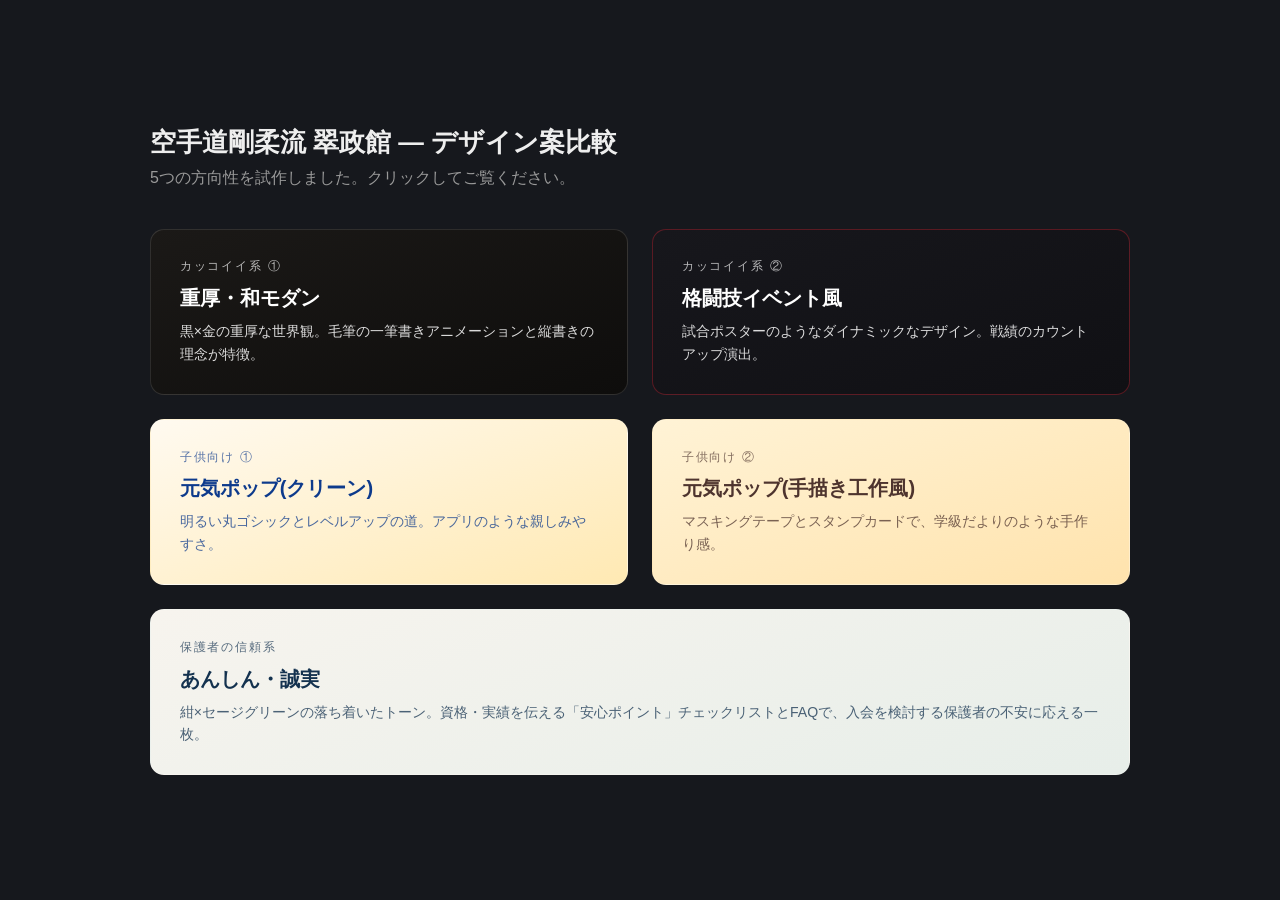
<file: index.html>
<!DOCTYPE html>
<html lang="ja">
<head>
<meta charset="UTF-8">
<meta name="viewport" content="width=device-width, initial-scale=1.0">
<title>翠政館 HP デザイン案 比較</title>
<style>
  * { margin: 0; padding: 0; box-sizing: border-box; }
  body {
    font-family: 'Segoe UI', 'Noto Sans JP', sans-serif;
    background: #16181d;
    color: #eee;
    min-height: 100vh;
    display: flex;
    align-items: center;
    justify-content: center;
    padding: 3rem 1.5rem;
  }
  .wrap { max-width: 980px; width: 100%; }
  h1 { font-size: 1.6rem; margin-bottom: 0.5rem; }
  .sub { color: #999; margin-bottom: 2.5rem; }
  .grid { display: grid; grid-template-columns: repeat(2, 1fr); gap: 1.5rem; }
  .card {
    display: block; padding: 1.8rem; border-radius: 14px;
    text-decoration: none; color: #fff;
    border: 1px solid rgba(255,255,255,0.12);
    transition: transform 0.2s ease, border-color 0.2s ease;
  }
  .card:hover { transform: translateY(-4px); border-color: rgba(255,255,255,0.3); }
  .card .tag { font-size: 0.75rem; letter-spacing: 0.15em; opacity: 0.7; margin-bottom: 0.6rem; display: block; }
  .card h2 { font-size: 1.25rem; margin-bottom: 0.5rem; }
  .card p { font-size: 0.88rem; opacity: 0.85; line-height: 1.6; }
  .c1 { background: linear-gradient(160deg, #1b1917, #0e0d0c); }
  .c2 { background: linear-gradient(160deg, #17171c, #101014); border-color: rgba(255,43,61,0.3); }
  .c3 { background: linear-gradient(160deg, #fffaf0, #ffe9b3); color: #0d3a8c; }
  .c3 p { color: #0d3a8c; opacity: 0.75; }
  .c4 { background: linear-gradient(160deg, #fff3d6, #ffe3ad); color: #4e342e; }
  .c4 p { color: #4e342e; opacity: 0.75; }
  .c5 { background: linear-gradient(160deg, #f7f4ee, #e7eee9); color: #14324f; grid-column: 1 / -1; }
  .c5 p { color: #14324f; opacity: 0.75; }
  @media (max-width: 640px) { .grid { grid-template-columns: 1fr; } .c5 { grid-column: auto; } }
</style>
</head>
<body>
<div class="wrap">
  <h1>空手道剛柔流 翠政館 &mdash; デザイン案比較</h1>
  <p class="sub">5つの方向性を試作しました。クリックしてご覧ください。</p>
  <div class="grid">
    <a class="card c1" href="cool-1-traditional/index.html">
      <span class="tag">カッコイイ系 ①</span>
      <h2>重厚・和モダン</h2>
      <p>黒×金の重厚な世界観。毛筆の一筆書きアニメーションと縦書きの理念が特徴。</p>
    </a>
    <a class="card c2" href="cool-2-sporty/index.html">
      <span class="tag">カッコイイ系 ②</span>
      <h2>格闘技イベント風</h2>
      <p>試合ポスターのようなダイナミックなデザイン。戦績のカウントアップ演出。</p>
    </a>
    <a class="card c3" href="kids-1-clean/index.html">
      <span class="tag">子供向け ①</span>
      <h2>元気ポップ(クリーン)</h2>
      <p>明るい丸ゴシックとレベルアップの道。アプリのような親しみやすさ。</p>
    </a>
    <a class="card c4" href="kids-2-craft/index.html">
      <span class="tag">子供向け ②</span>
      <h2>元気ポップ(手描き工作風)</h2>
      <p>マスキングテープとスタンプカードで、学級だよりのような手作り感。</p>
    </a>
    <a class="card c5" href="trust-1-parents/index.html">
      <span class="tag">保護者の信頼系</span>
      <h2>あんしん・誠実</h2>
      <p>紺×セージグリーンの落ち着いたトーン。資格・実績を伝える「安心ポイント」チェックリストとFAQで、入会を検討する保護者の不安に応える一枚。</p>
    </a>
  </div>
</div>
</body>
</html>
</file>
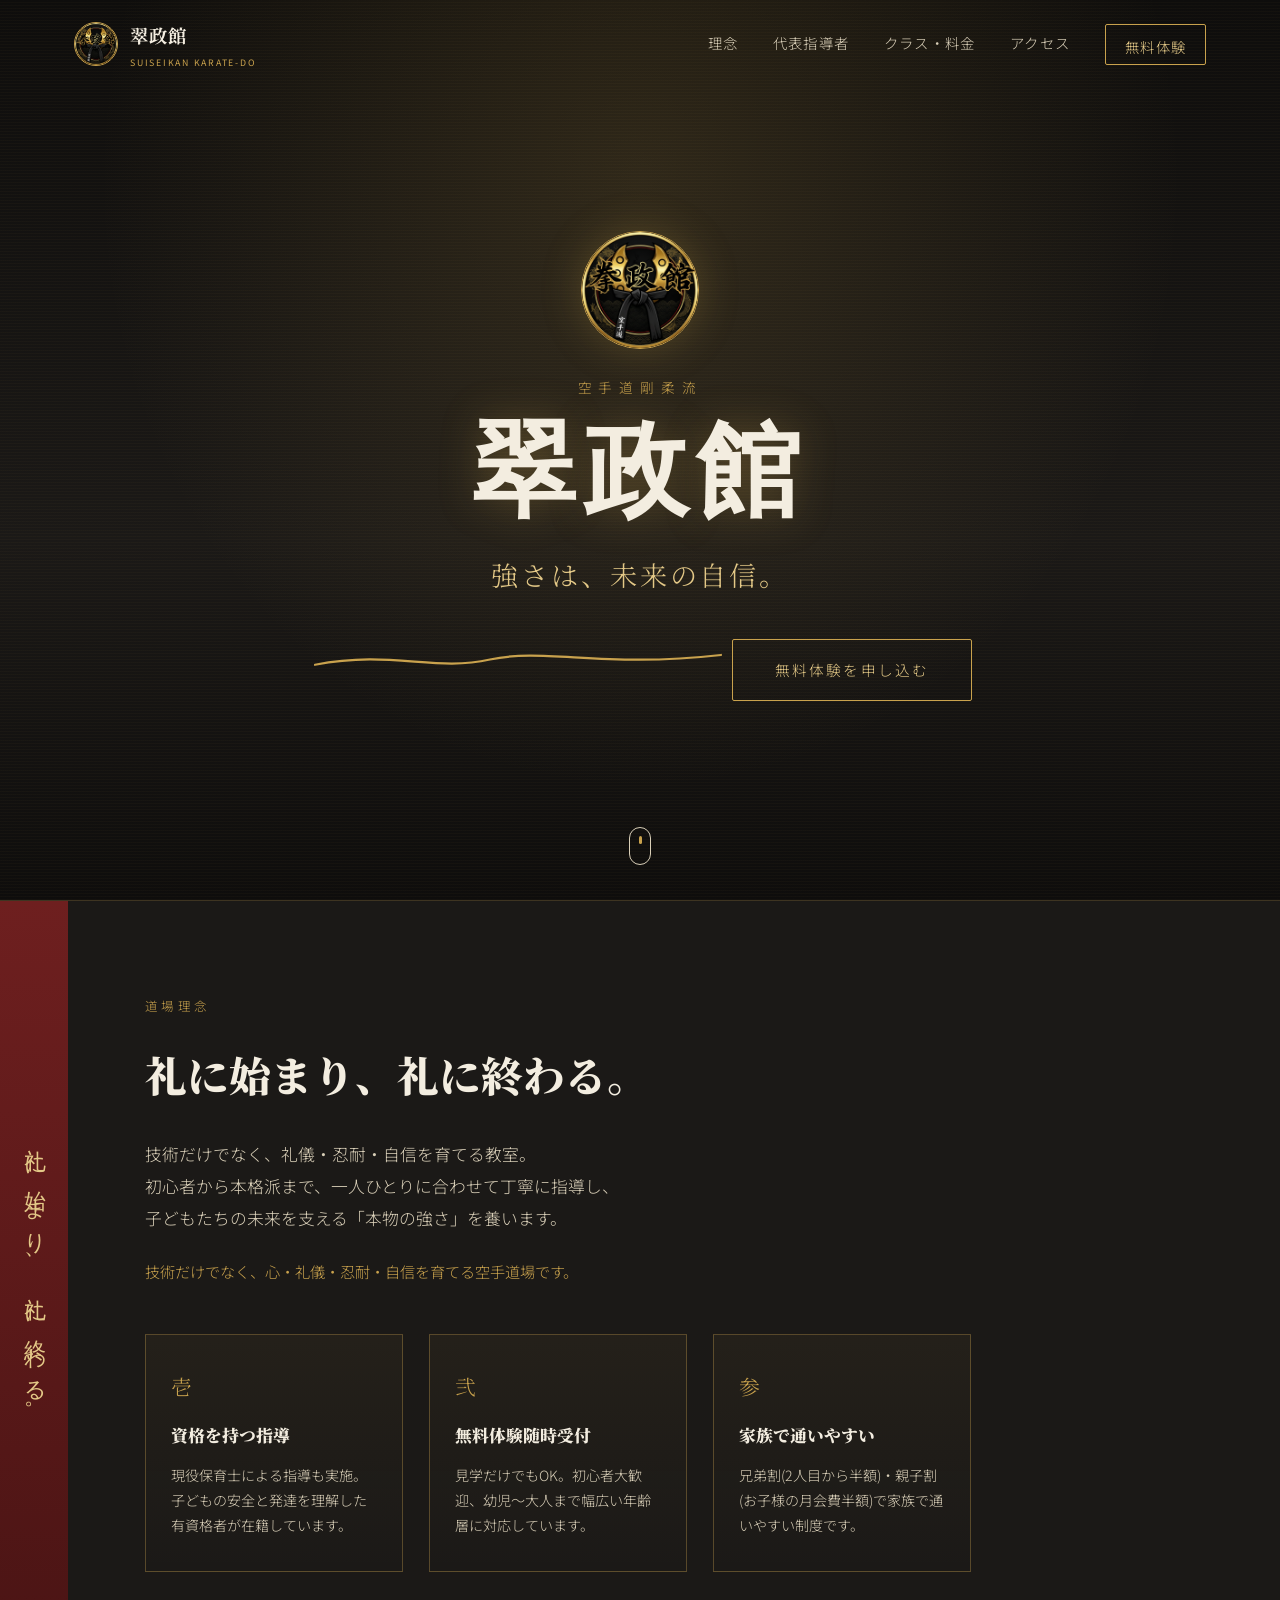
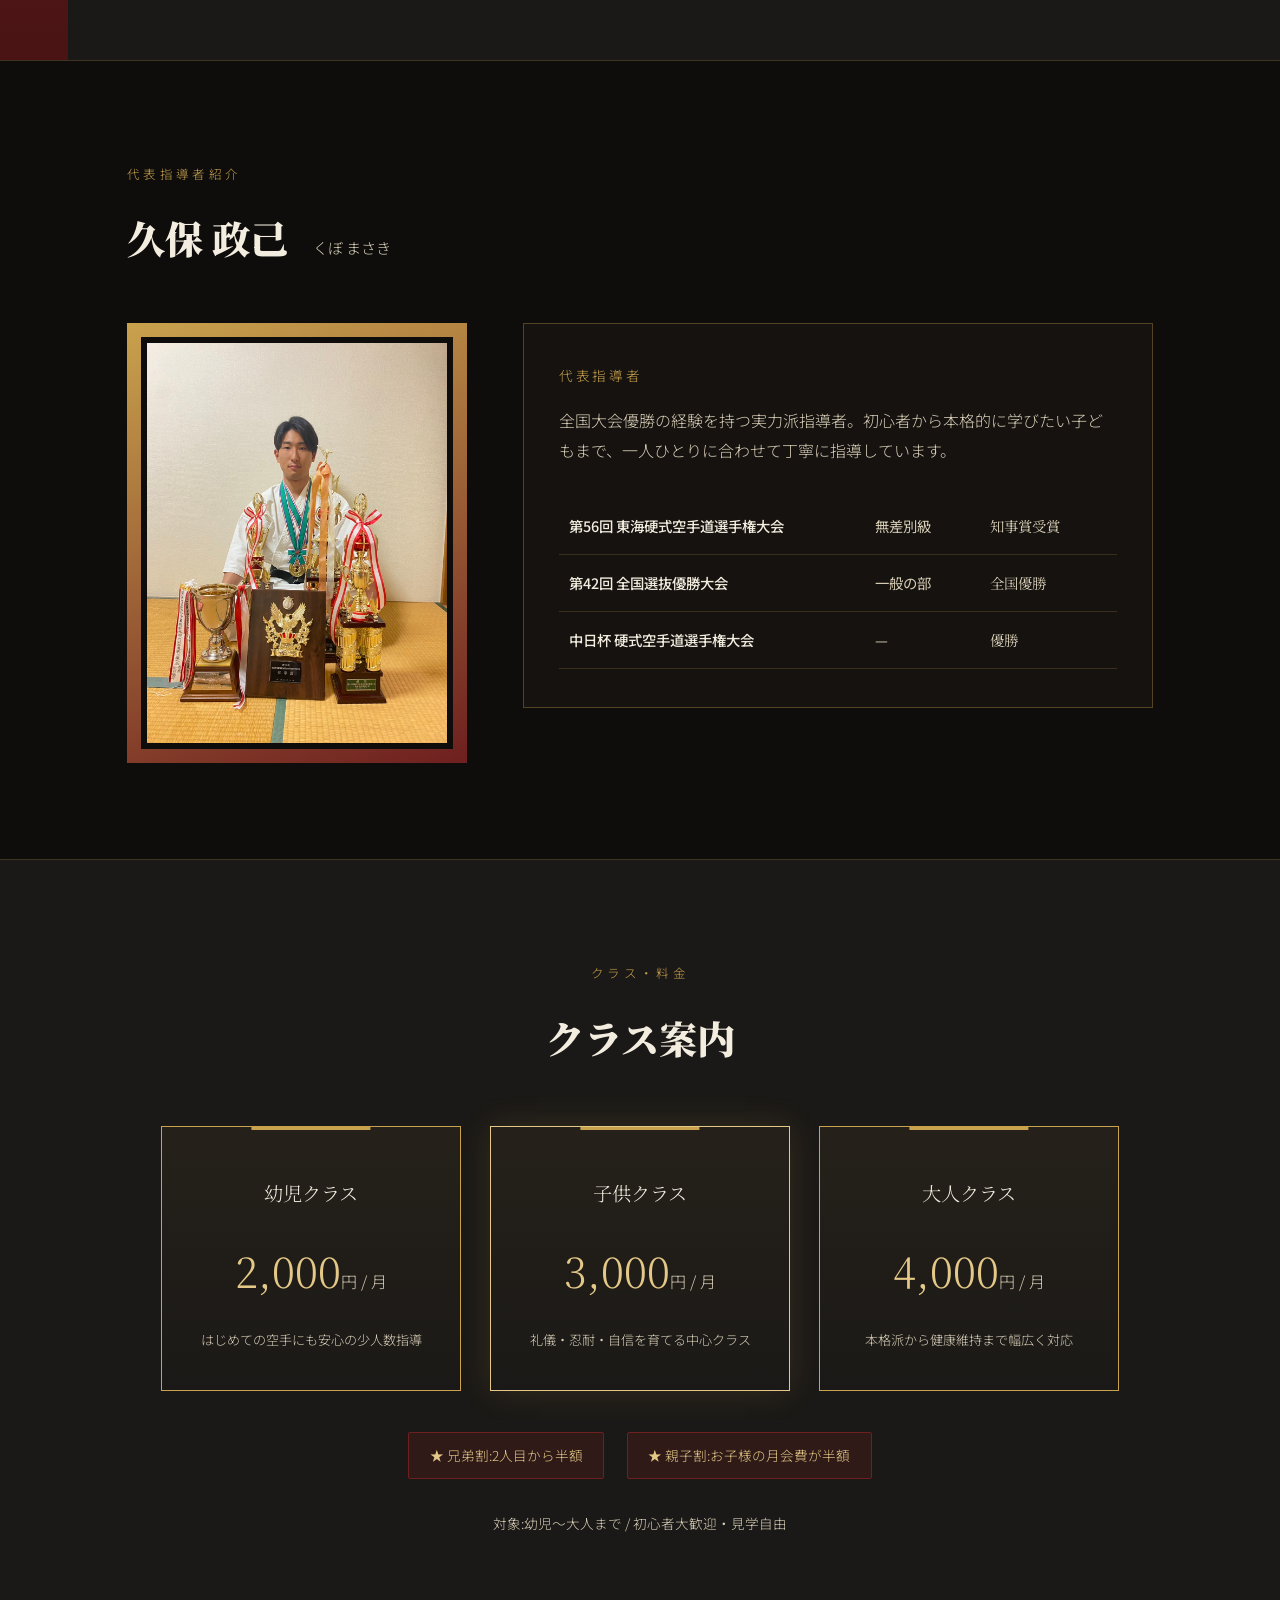
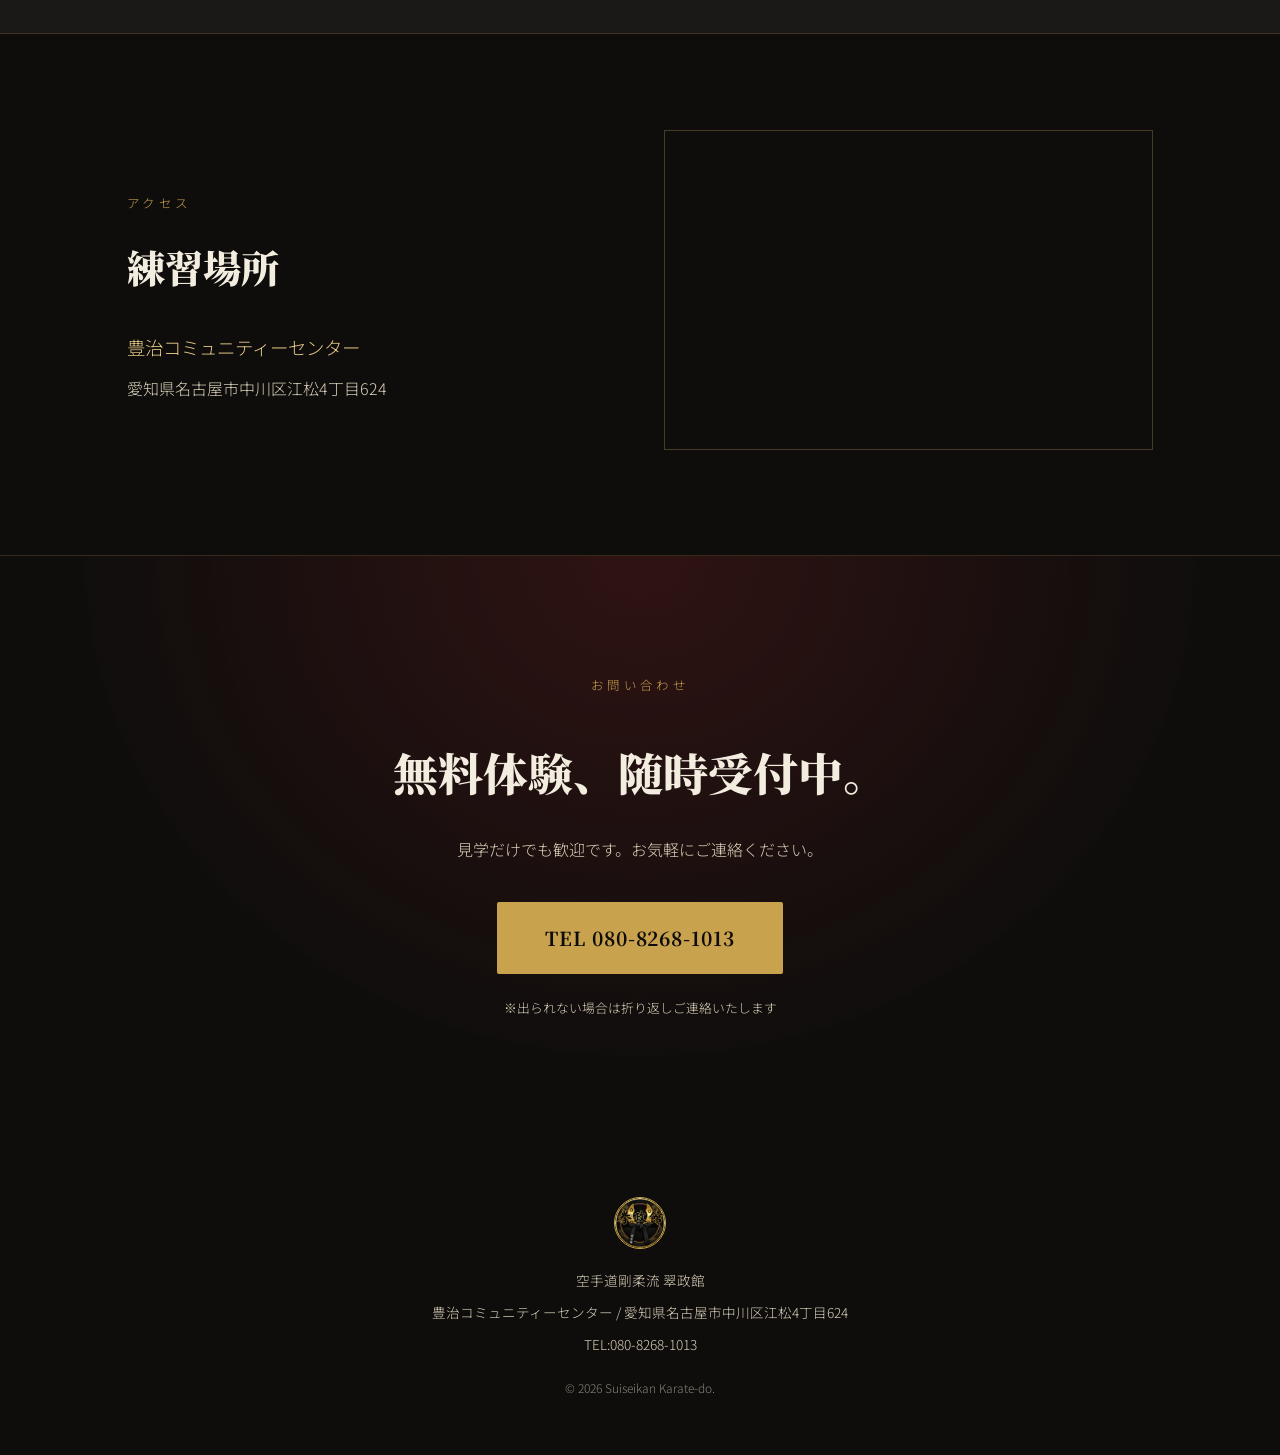
<file: cool-1-traditional/index.html>
<!DOCTYPE html>
<html lang="ja">
<head>
<meta charset="UTF-8">
<meta name="viewport" content="width=device-width, initial-scale=1.0">
<title>空手道剛柔流 翠政館 | 強さは、未来の自信。</title>
<meta name="description" content="空手道剛柔流 翠政館。愛知県名古屋市中川区、豊治コミュニティーセンターにて幼児から大人まで指導。代表指導者・久保政己。無料体験随時受付中。">

<link rel="preconnect" href="https://fonts.googleapis.com">
<link rel="preconnect" href="https://fonts.gstatic.com" crossorigin>
<link href="https://fonts.googleapis.com/css2?family=Yuji+Syuku&family=Noto+Serif+JP:wght@500;700;900&family=Noto+Sans+JP:wght@300;400;500;700&display=swap" rel="stylesheet">
<link rel="stylesheet" href="style.css">
</head>
<body>

<header class="site-header" id="site-header">
  <div class="header-inner">
    <a href="#top" class="brand">
      <img src="../assets/images/logo.jpg" alt="翠政館ロゴ" class="brand-logo">
      <span class="brand-text">翠政館<small>SUISEIKAN KARATE-DO</small></span>
    </a>
    <nav class="site-nav" id="site-nav">
      <a href="#philosophy">理念</a>
      <a href="#sensei">代表指導者</a>
      <a href="#classes">クラス・料金</a>
      <a href="#access">アクセス</a>
      <a href="#contact" class="nav-cta">無料体験</a>
    </nav>
    <button class="hamburger" id="hamburger" aria-label="メニュー" aria-expanded="false">
      <span></span><span></span><span></span>
    </button>
  </div>
</header>

<main id="top">

  <section class="hero">
    <div class="hero-bg" aria-hidden="true"></div>
    <div class="hero-inner">
      <img src="../assets/images/logo.jpg" alt="翠政館ロゴ" class="hero-logo reveal">
      <p class="hero-eyebrow reveal">空手道剛柔流</p>
      <h1 class="hero-title reveal">翠政館</h1>
      <p class="hero-copy reveal">強さは、未来の自信。</p>

      <svg class="brush-line" id="brush-line" viewBox="0 0 600 40" preserveAspectRatio="none" aria-hidden="true">
        <path d="M10,25 C120,5 180,35 260,18 C340,2 420,30 590,12" />
      </svg>

      <a href="#contact" class="btn-primary reveal">無料体験を申し込む</a>
    </div>
    <a href="#philosophy" class="scroll-cue" aria-label="次のセクションへ">
      <span></span>
    </a>
  </section>

  <section class="philosophy" id="philosophy">
    <div class="vertical-strip" aria-hidden="true">
      <span>礼に始まり、礼に終わる。</span>
    </div>
    <div class="philosophy-inner reveal">
      <p class="section-eyebrow">道場理念</p>
      <h2>礼に始まり、礼に終わる。</h2>
      <p class="philosophy-lead">技術だけでなく、礼儀・忍耐・自信を育てる教室。<br>
      初心者から本格派まで、一人ひとりに合わせて丁寧に指導し、<br>
      子どもたちの未来を支える「本物の強さ」を養います。</p>
      <p class="philosophy-sub">技術だけでなく、心・礼儀・忍耐・自信を育てる空手道場です。</p>

      <div class="feature-cards">
        <div class="feature-card reveal">
          <span class="feature-mark">壱</span>
          <h3>資格を持つ指導</h3>
          <p>現役保育士による指導も実施。子どもの安全と発達を理解した有資格者が在籍しています。</p>
        </div>
        <div class="feature-card reveal">
          <span class="feature-mark">弐</span>
          <h3>無料体験随時受付</h3>
          <p>見学だけでもOK。初心者大歓迎、幼児〜大人まで幅広い年齢層に対応しています。</p>
        </div>
        <div class="feature-card reveal">
          <span class="feature-mark">参</span>
          <h3>家族で通いやすい</h3>
          <p>兄弟割(2人目から半額)・親子割(お子様の月会費半額)で家族で通いやすい制度です。</p>
        </div>
      </div>
    </div>
  </section>

  <section class="sensei" id="sensei">
    <div class="sensei-inner">
      <p class="section-eyebrow reveal">代表指導者紹介</p>
      <h2 class="reveal">久保 政己 <span>くぼ まさき</span></h2>

      <div class="sensei-grid">
        <div class="sensei-photo-wrap reveal">
          <img src="../assets/images/kubo-sensei.jpg" alt="久保政己代表指導者と数々のトロフィー" class="sensei-photo">
        </div>
        <div class="sensei-scroll reveal">
          <p class="sensei-role">代表指導者</p>
          <p class="sensei-desc">全国大会優勝の経験を持つ実力派指導者。初心者から本格的に学びたい子どもまで、一人ひとりに合わせて丁寧に指導しています。</p>
          <table class="record-table">
            <tbody>
              <tr>
                <th>第56回 東海硬式空手道選手権大会</th>
                <td>無差別級</td>
                <td class="record-win">知事賞受賞</td>
              </tr>
              <tr>
                <th>第42回 全国選抜優勝大会</th>
                <td>一般の部</td>
                <td class="record-win">全国優勝</td>
              </tr>
              <tr>
                <th>中日杯 硬式空手道選手権大会</th>
                <td>&mdash;</td>
                <td class="record-win">優勝</td>
              </tr>
            </tbody>
          </table>
        </div>
      </div>
    </div>
  </section>

  <section class="classes" id="classes">
    <p class="section-eyebrow reveal">クラス・料金</p>
    <h2 class="reveal">クラス案内</h2>
    <div class="class-panels">
      <div class="class-panel reveal">
        <p class="class-name">幼児クラス</p>
        <p class="class-price"><span>2,000</span>円 / 月</p>
        <p class="class-note">はじめての空手にも安心の少人数指導</p>
      </div>
      <div class="class-panel class-panel-main reveal">
        <p class="class-name">子供クラス</p>
        <p class="class-price"><span>3,000</span>円 / 月</p>
        <p class="class-note">礼儀・忍耐・自信を育てる中心クラス</p>
      </div>
      <div class="class-panel reveal">
        <p class="class-name">大人クラス</p>
        <p class="class-price"><span>4,000</span>円 / 月</p>
        <p class="class-note">本格派から健康維持まで幅広く対応</p>
      </div>
    </div>
    <div class="discount-badges reveal">
      <span>★ 兄弟割:2人目から半額</span>
      <span>★ 親子割:お子様の月会費が半額</span>
    </div>
    <p class="class-foot reveal">対象:幼児〜大人まで / 初心者大歓迎・見学自由</p>
  </section>

  <section class="access" id="access">
    <div class="access-inner">
      <div class="access-text reveal">
        <p class="section-eyebrow">アクセス</p>
        <h2>練習場所</h2>
        <p class="access-name">豊治コミュニティーセンター</p>
        <p class="access-addr">愛知県名古屋市中川区江松4丁目624</p>
      </div>
      <div class="access-map reveal">
        <iframe title="豊治コミュニティーセンター 地図" src="https://www.google.com/maps?q=%E6%84%9B%E7%9F%A5%E7%9C%8C%E5%90%8D%E5%8F%A4%E5%B1%8B%E5%B8%82%E4%B8%AD%E5%B7%9D%E5%8C%BA%E6%B1%9F%E6%9D%BE4%E4%B8%81%E7%9B%AE624&output=embed" loading="lazy" referrerpolicy="no-referrer-when-downgrade"></iframe>
      </div>
    </div>
  </section>

  <section class="contact" id="contact">
    <div class="contact-inner reveal">
      <p class="section-eyebrow">お問い合わせ</p>
      <h2>無料体験、随時受付中。</h2>
      <p class="contact-lead">見学だけでも歓迎です。お気軽にご連絡ください。</p>
      <a href="tel:08082681013" class="btn-phone">TEL 080-8268-1013</a>
      <p class="contact-note">※出られない場合は折り返しご連絡いたします</p>
    </div>
  </section>

</main>

<footer class="site-footer">
  <img src="../assets/images/logo.jpg" alt="翠政館ロゴ" class="footer-logo">
  <p>空手道剛柔流 翠政館</p>
  <p>豊治コミュニティーセンター / 愛知県名古屋市中川区江松4丁目624</p>
  <p>TEL:080-8268-1013</p>
  <p class="footer-copy">&copy; 2026 Suiseikan Karate-do.</p>
</footer>

<script src="https://cdnjs.cloudflare.com/ajax/libs/jquery/3.7.1/jquery.min.js" integrity="sha512-v2CJ7UaYy4JwqLDIrZUI/4hqeoQieOmAZNXBeQyjo21dadnwR+8ZaIJVT8EE2iyI61OV8e6M8PP2/4hpQINQ/g==" crossorigin="anonymous" referrerpolicy="no-referrer"></script>
<script src="script.js"></script>
</body>
</html>
</file>
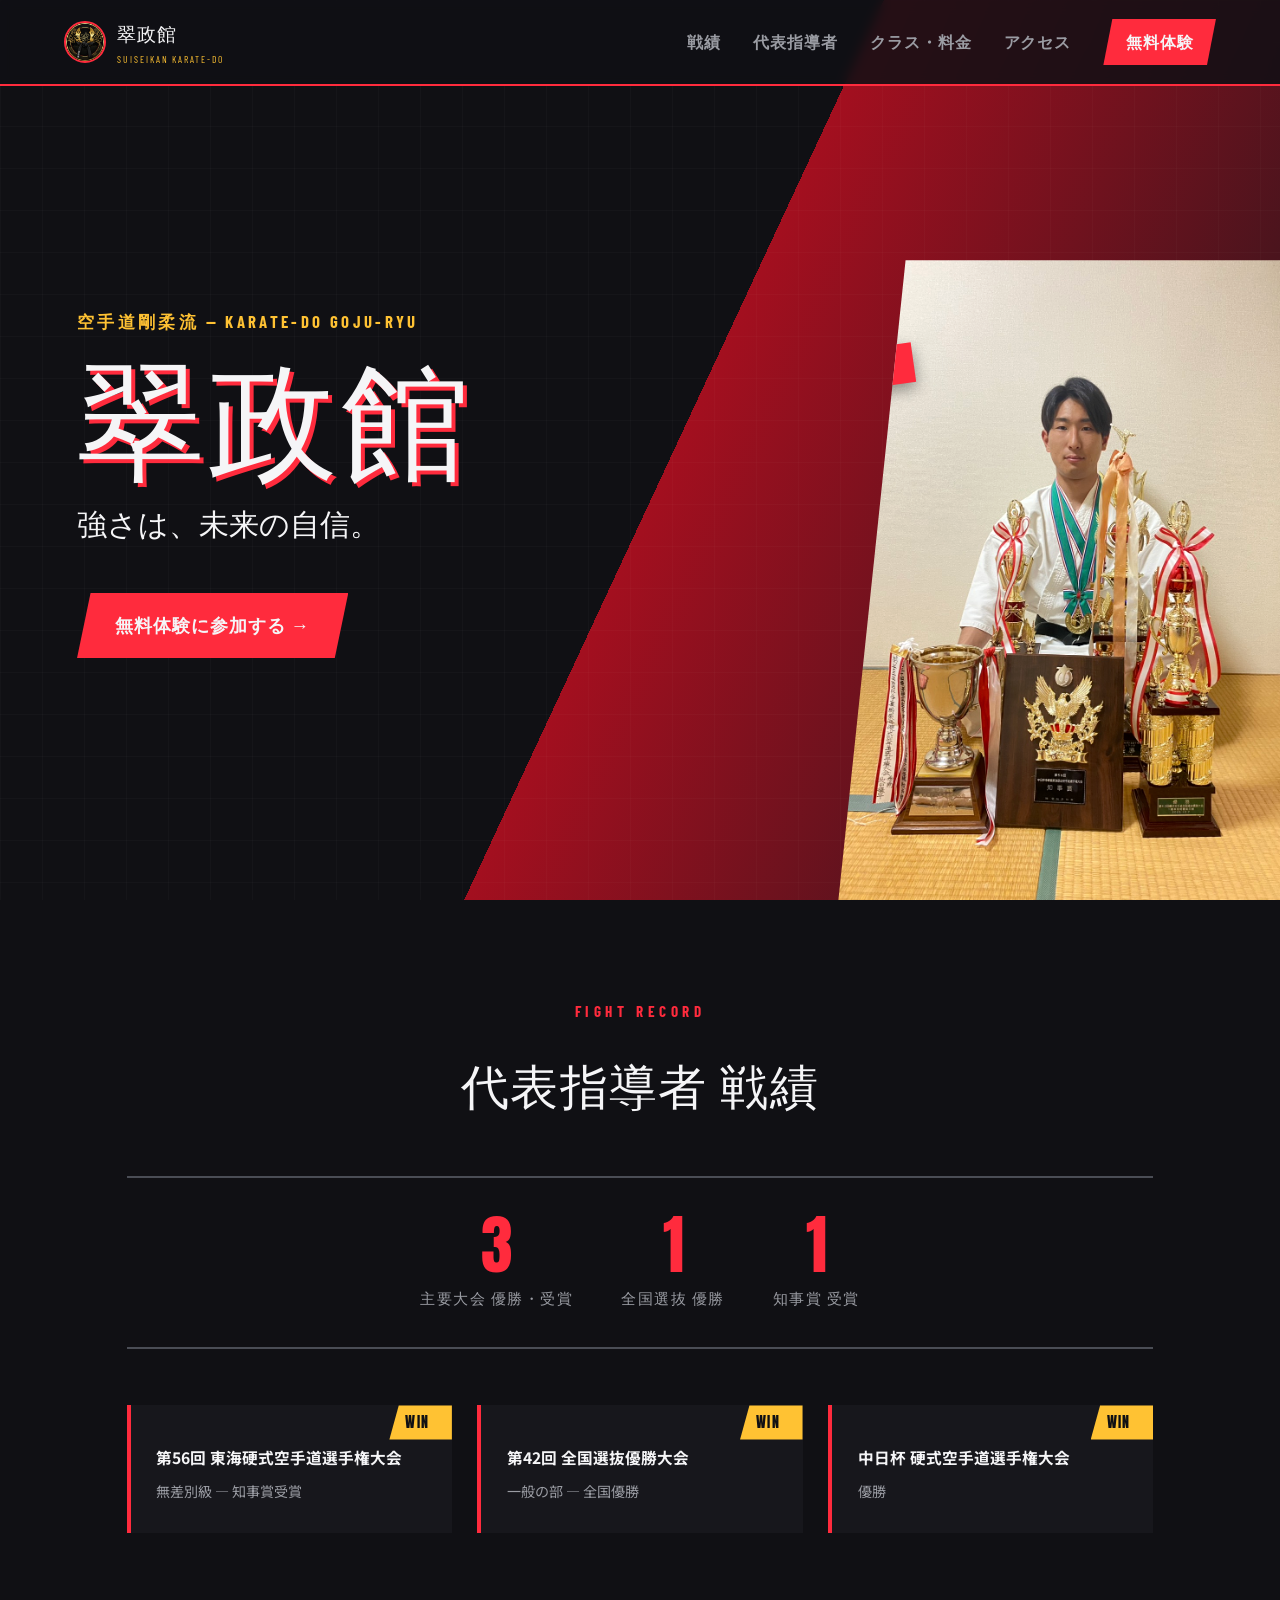
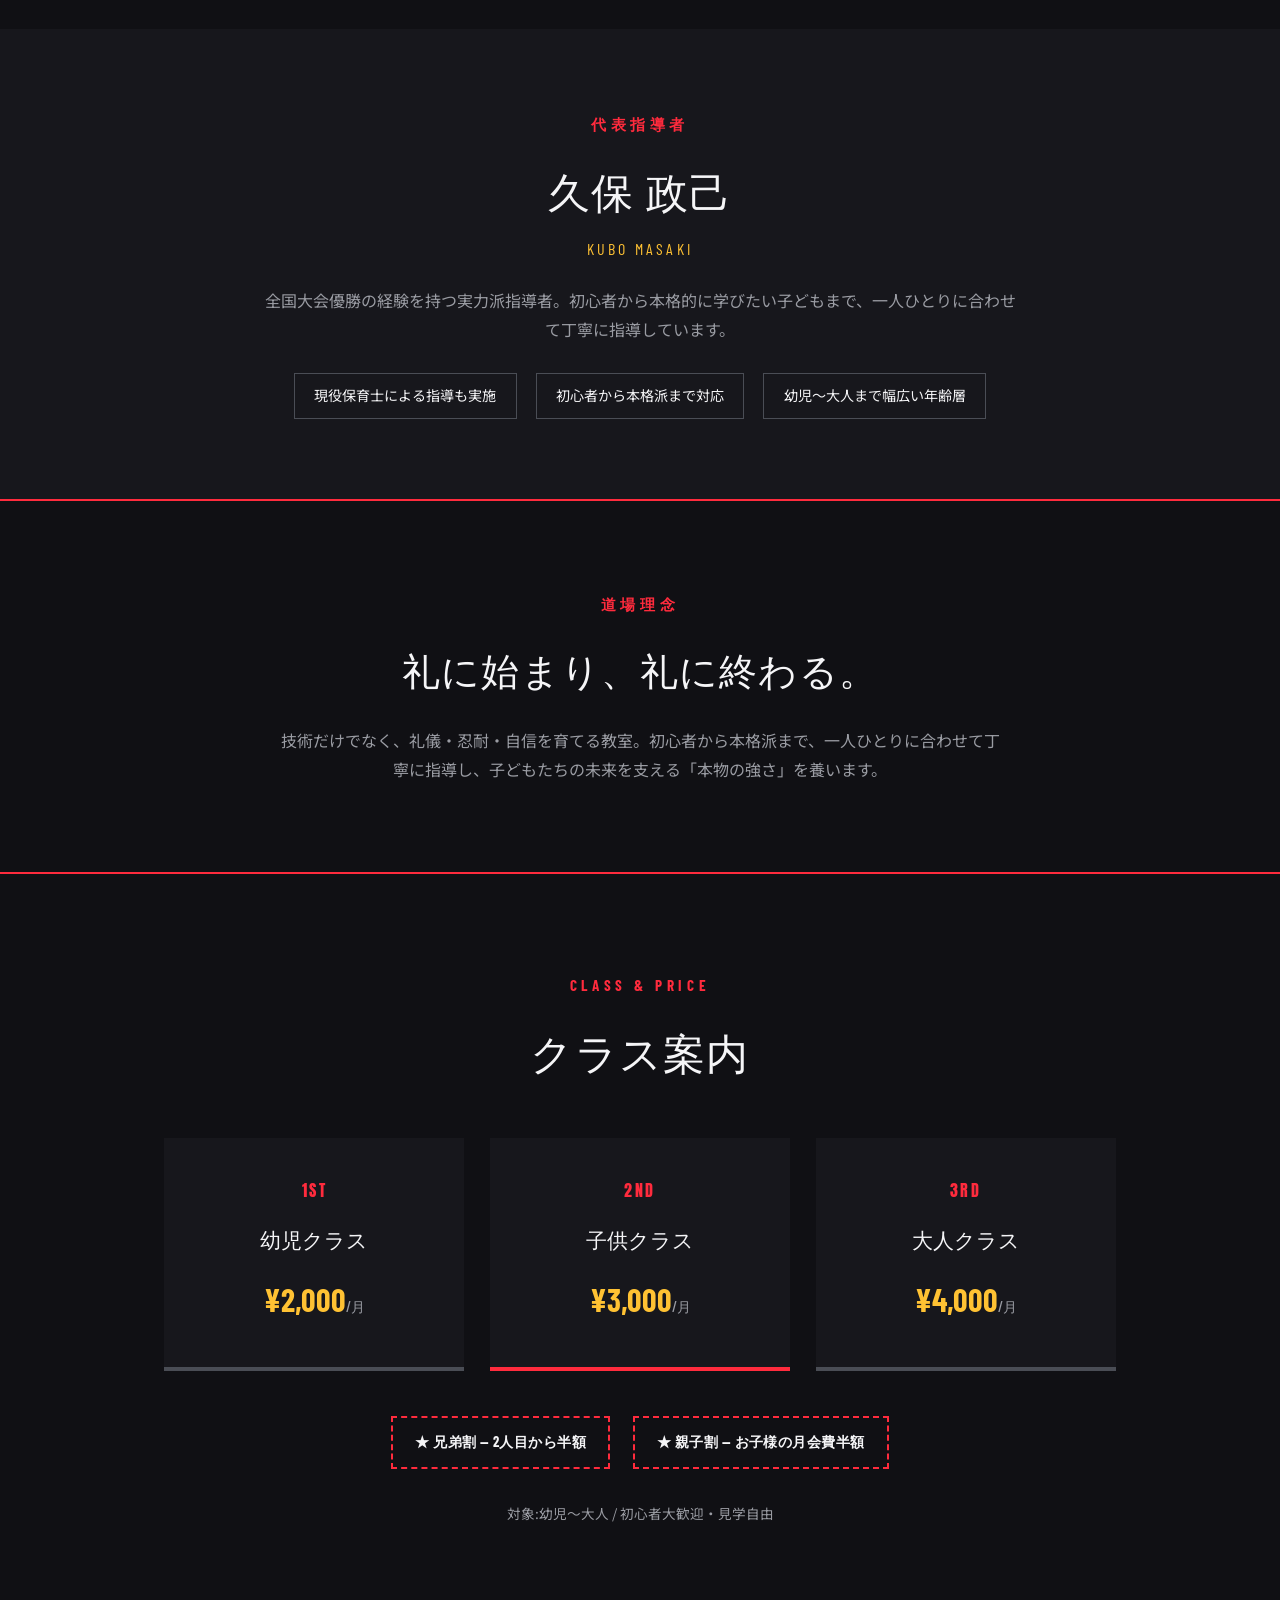
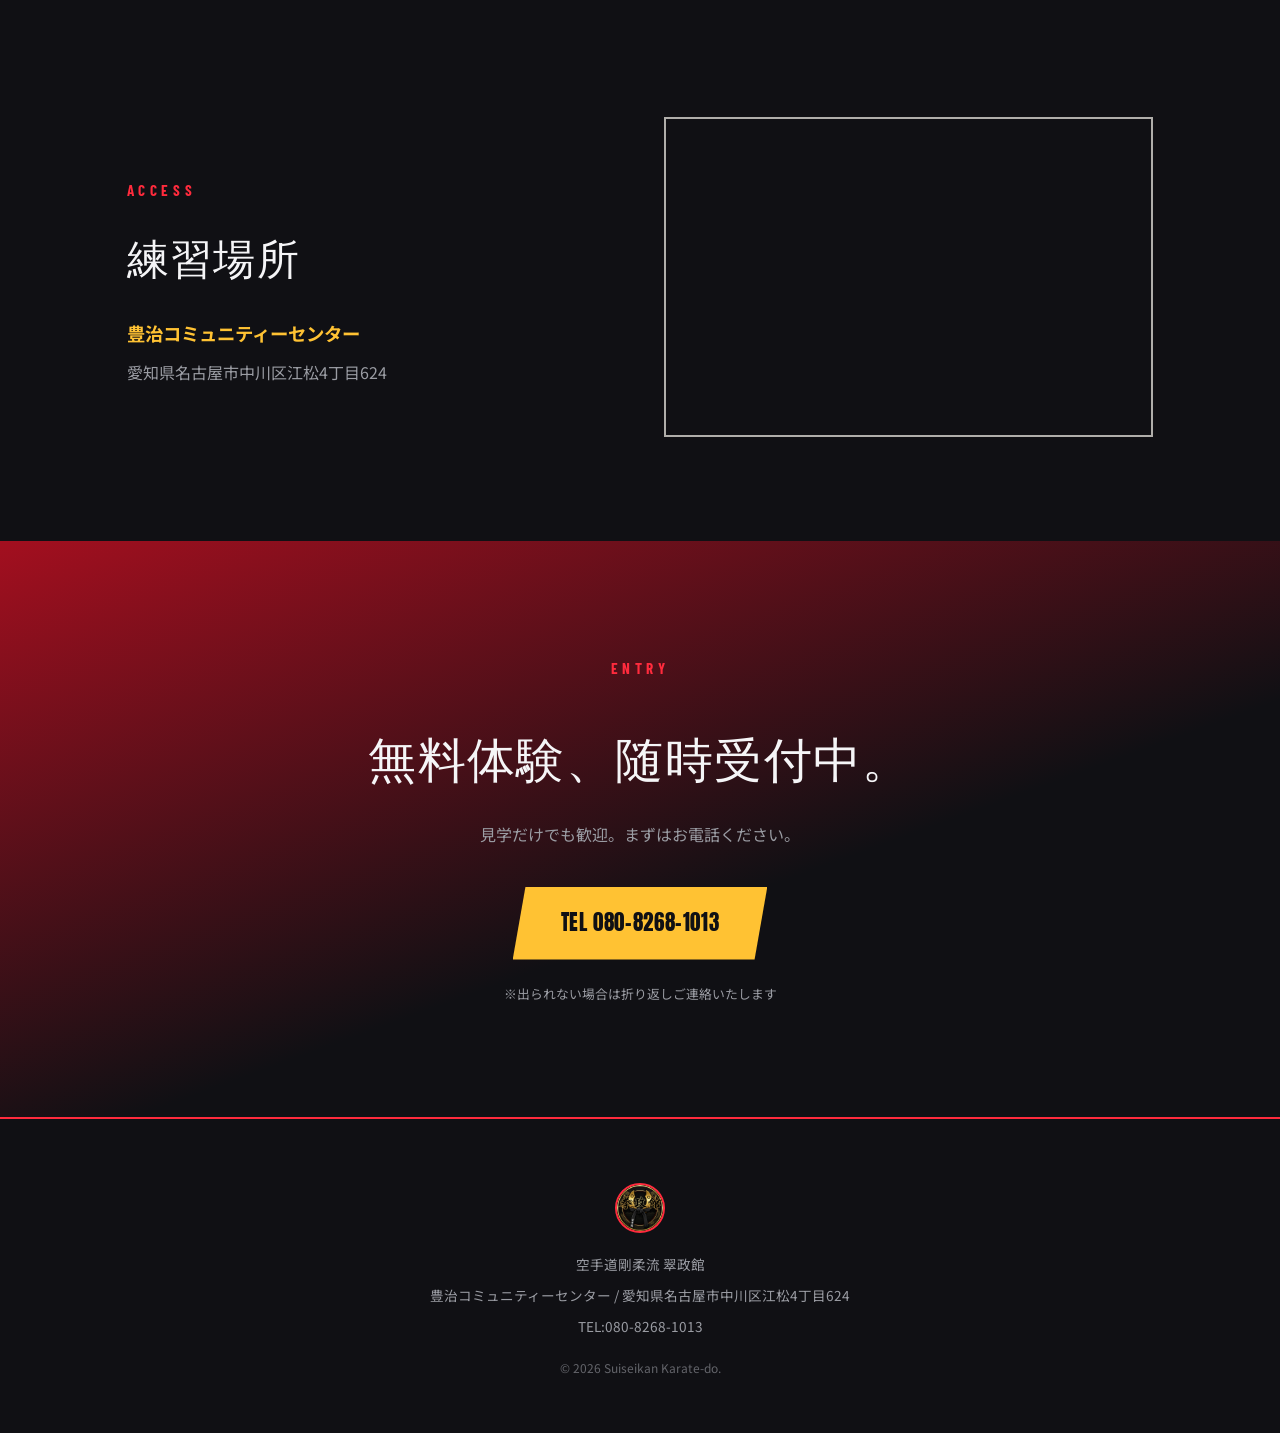
<file: cool-2-sporty/index.html>
<!DOCTYPE html>
<html lang="ja">
<head>
<meta charset="UTF-8">
<meta name="viewport" content="width=device-width, initial-scale=1.0">
<title>空手道剛柔流 翠政館 | SUISEIKAN FIGHT RECORD</title>
<meta name="description" content="空手道剛柔流 翠政館。全国優勝・知事賞受賞の実力派指導者による本格空手道場。愛知県名古屋市中川区、豊治コミュニティーセンター。無料体験随時受付中。">

<link rel="preconnect" href="https://fonts.googleapis.com">
<link rel="preconnect" href="https://fonts.gstatic.com" crossorigin>
<link href="https://fonts.googleapis.com/css2?family=Anton&family=Barlow+Condensed:wght@500;700&family=Noto+Sans+JP:wght@400;500;700;900&display=swap" rel="stylesheet">
<link rel="stylesheet" href="style.css">
</head>
<body>

<header class="site-header" id="site-header">
  <div class="header-inner">
    <a href="#top" class="brand">
      <img src="../assets/images/logo.jpg" alt="翠政館ロゴ" class="brand-logo">
      <span class="brand-text">翠政館<small>SUISEIKAN KARATE-DO</small></span>
    </a>
    <nav class="site-nav" id="site-nav">
      <a href="#record">戦績</a>
      <a href="#sensei">代表指導者</a>
      <a href="#classes">クラス・料金</a>
      <a href="#access">アクセス</a>
      <a href="#contact" class="nav-cta">無料体験</a>
    </nav>
    <button class="hamburger" id="hamburger" aria-label="メニュー" aria-expanded="false">
      <span></span><span></span><span></span>
    </button>
  </div>
</header>

<main id="top">

  <section class="hero">
    <div class="hero-split" aria-hidden="true"></div>
    <div class="hero-inner">
      <p class="hero-tag impact">空手道剛柔流 &mdash; KARATE-DO GOJU-RYU</p>
      <h1 class="hero-title impact">翠政館</h1>
      <p class="hero-copy impact">強さは、未来の自信。</p>
      <a href="#contact" class="btn-primary impact">無料体験に参加する &rarr;</a>
    </div>
    <div class="hero-photo">
      <img src="../assets/images/kubo-sensei.jpg" alt="久保政己代表指導者と数々のトロフィー">
      <span class="ribbon">知事賞受賞</span>
    </div>
  </section>

  <section class="record" id="record">
    <p class="section-eyebrow reveal">FIGHT RECORD</p>
    <h2 class="reveal">代表指導者 戦績</h2>
    <div class="stat-row reveal">
      <div class="stat">
        <span class="stat-num" data-count="3">0</span>
        <span class="stat-label">主要大会 優勝・受賞</span>
      </div>
      <div class="stat">
        <span class="stat-num" data-count="1">0</span>
        <span class="stat-label">全国選抜 優勝</span>
      </div>
      <div class="stat">
        <span class="stat-num" data-count="1">0</span>
        <span class="stat-label">知事賞 受賞</span>
      </div>
    </div>
    <div class="record-cards">
      <div class="record-card reveal">
        <span class="record-win-tag">WIN</span>
        <p class="record-name">第56回 東海硬式空手道選手権大会</p>
        <p class="record-detail">無差別級 &mdash; 知事賞受賞</p>
      </div>
      <div class="record-card reveal">
        <span class="record-win-tag">WIN</span>
        <p class="record-name">第42回 全国選抜優勝大会</p>
        <p class="record-detail">一般の部 &mdash; 全国優勝</p>
      </div>
      <div class="record-card reveal">
        <span class="record-win-tag">WIN</span>
        <p class="record-name">中日杯 硬式空手道選手権大会</p>
        <p class="record-detail">優勝</p>
      </div>
    </div>
  </section>

  <section class="sensei" id="sensei">
    <div class="sensei-inner">
      <div class="sensei-text reveal">
        <p class="section-eyebrow">代表指導者</p>
        <h2>久保 政己<span>KUBO MASAKI</span></h2>
        <p class="sensei-desc">全国大会優勝の経験を持つ実力派指導者。初心者から本格的に学びたい子どもまで、一人ひとりに合わせて丁寧に指導しています。</p>
        <ul class="sensei-points">
          <li>現役保育士による指導も実施</li>
          <li>初心者から本格派まで対応</li>
          <li>幼児〜大人まで幅広い年齢層</li>
        </ul>
      </div>
    </div>
  </section>

  <section class="philosophy">
    <div class="philosophy-inner reveal">
      <p class="section-eyebrow">道場理念</p>
      <h2>礼に始まり、礼に終わる。</h2>
      <p>技術だけでなく、礼儀・忍耐・自信を育てる教室。初心者から本格派まで、一人ひとりに合わせて丁寧に指導し、子どもたちの未来を支える「本物の強さ」を養います。</p>
    </div>
  </section>

  <section class="classes" id="classes">
    <p class="section-eyebrow reveal">CLASS &amp; PRICE</p>
    <h2 class="reveal">クラス案内</h2>
    <div class="round-table">
      <div class="round-panel reveal">
        <span class="round-num">1ST</span>
        <p class="round-name">幼児クラス</p>
        <p class="round-price">&yen;2,000<small>/月</small></p>
      </div>
      <div class="round-panel round-main reveal">
        <span class="round-num">2ND</span>
        <p class="round-name">子供クラス</p>
        <p class="round-price">&yen;3,000<small>/月</small></p>
      </div>
      <div class="round-panel reveal">
        <span class="round-num">3RD</span>
        <p class="round-name">大人クラス</p>
        <p class="round-price">&yen;4,000<small>/月</small></p>
      </div>
    </div>
    <div class="discount-tickets reveal">
      <span>★ 兄弟割 &mdash; 2人目から半額</span>
      <span>★ 親子割 &mdash; お子様の月会費半額</span>
    </div>
    <p class="class-foot reveal">対象:幼児〜大人 / 初心者大歓迎・見学自由</p>
  </section>

  <section class="access" id="access">
    <div class="access-inner">
      <div class="access-text reveal">
        <p class="section-eyebrow">ACCESS</p>
        <h2>練習場所</h2>
        <p class="access-name">豊治コミュニティーセンター</p>
        <p class="access-addr">愛知県名古屋市中川区江松4丁目624</p>
      </div>
      <div class="access-map reveal">
        <iframe title="豊治コミュニティーセンター 地図" src="https://www.google.com/maps?q=%E6%84%9B%E7%9F%A5%E7%9C%8C%E5%90%8D%E5%8F%A4%E5%B1%8B%E5%B8%82%E4%B8%AD%E5%B7%9D%E5%8C%BA%E6%B1%9F%E6%9D%BE4%E4%B8%81%E7%9B%AE624&output=embed" loading="lazy" referrerpolicy="no-referrer-when-downgrade"></iframe>
      </div>
    </div>
  </section>

  <section class="contact" id="contact">
    <div class="contact-inner reveal">
      <p class="section-eyebrow">ENTRY</p>
      <h2>無料体験、随時受付中。</h2>
      <p class="contact-lead">見学だけでも歓迎。まずはお電話ください。</p>
      <a href="tel:08082681013" class="btn-phone">TEL 080-8268-1013</a>
      <p class="contact-note">※出られない場合は折り返しご連絡いたします</p>
    </div>
  </section>

</main>

<footer class="site-footer">
  <img src="../assets/images/logo.jpg" alt="翠政館ロゴ" class="footer-logo">
  <p>空手道剛柔流 翠政館</p>
  <p>豊治コミュニティーセンター / 愛知県名古屋市中川区江松4丁目624</p>
  <p>TEL:080-8268-1013</p>
  <p class="footer-copy">&copy; 2026 Suiseikan Karate-do.</p>
</footer>

<script src="https://cdnjs.cloudflare.com/ajax/libs/jquery/3.7.1/jquery.min.js" integrity="sha512-v2CJ7UaYy4JwqLDIrZUI/4hqeoQieOmAZNXBeQyjo21dadnwR+8ZaIJVT8EE2iyI61OV8e6M8PP2/4hpQINQ/g==" crossorigin="anonymous" referrerpolicy="no-referrer"></script>
<script src="script.js"></script>
</body>
</html>
</file>
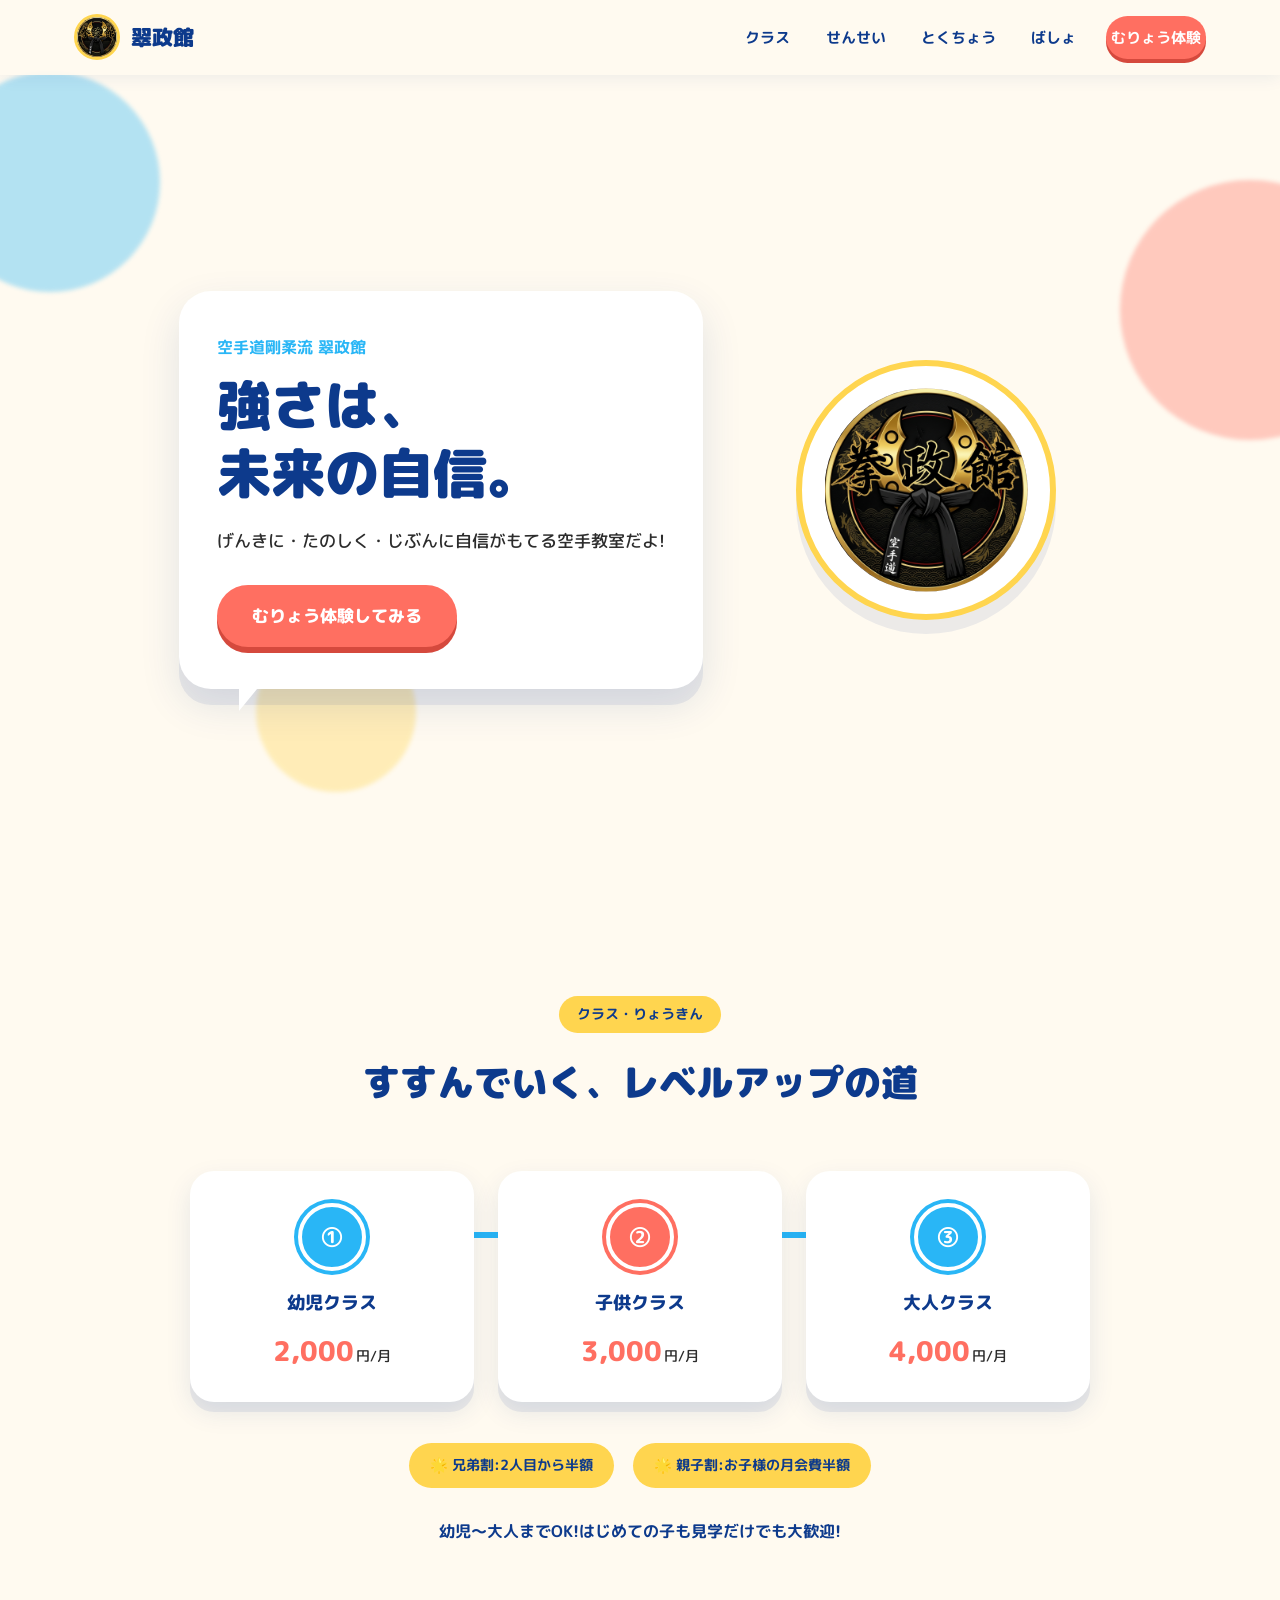
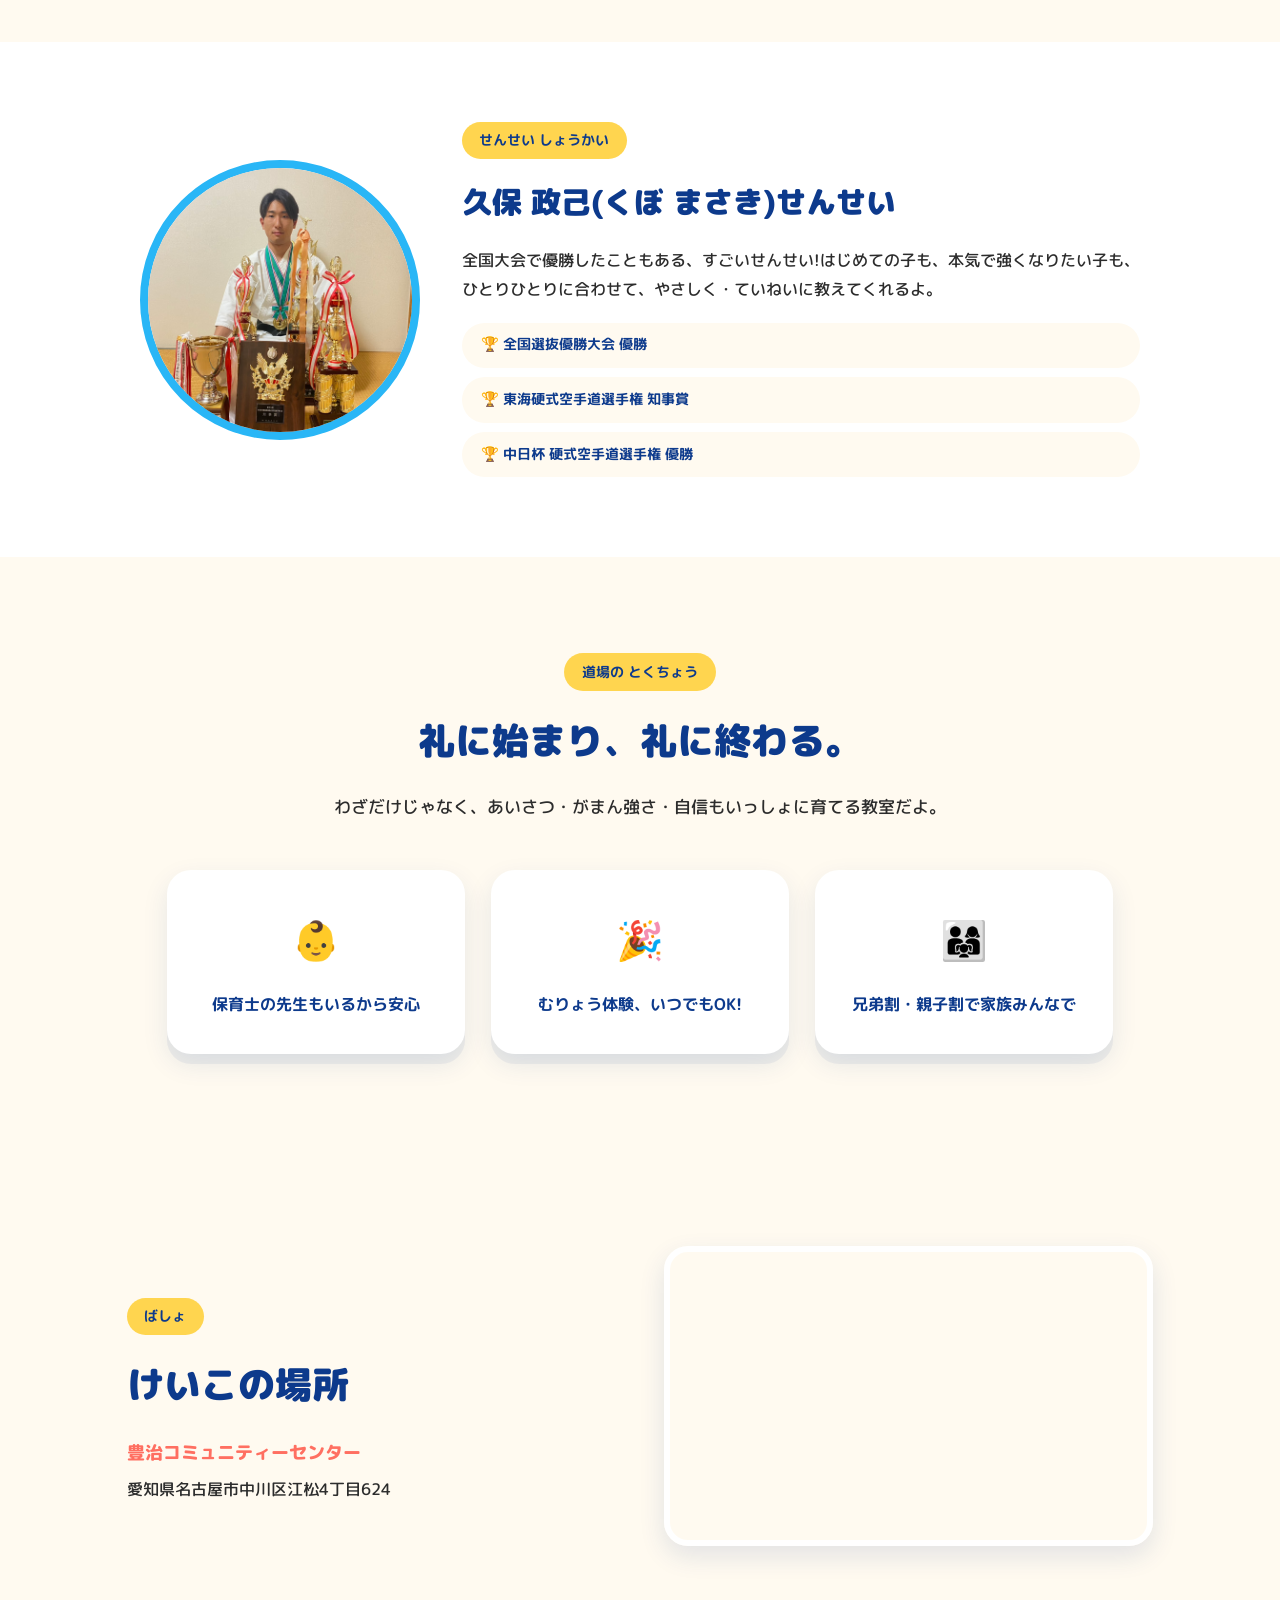
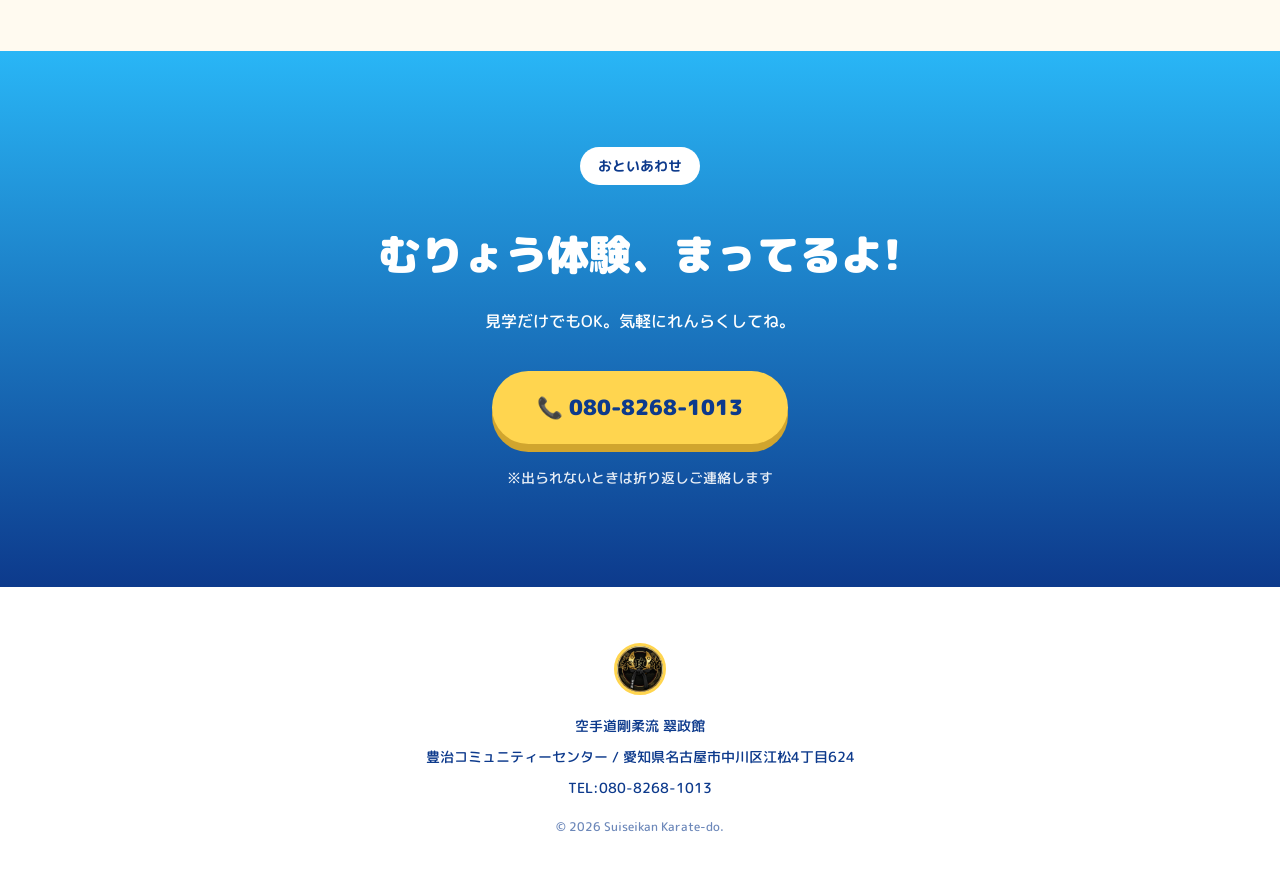
<file: kids-1-clean/index.html>
<!DOCTYPE html>
<html lang="ja">
<head>
<meta charset="UTF-8">
<meta name="viewport" content="width=device-width, initial-scale=1.0">
<title>空手道剛柔流 翠政館 | げんきに、つよく、じしんをもって。</title>
<meta name="description" content="空手道剛柔流 翠政館。幼児から大人まで、げんきに楽しく空手を学べる道場。愛知県名古屋市中川区、豊治コミュニティーセンター。無料体験随時受付中!">

<link rel="preconnect" href="https://fonts.googleapis.com">
<link rel="preconnect" href="https://fonts.gstatic.com" crossorigin>
<link href="https://fonts.googleapis.com/css2?family=M+PLUS+Rounded+1c:wght@400;500;700;800;900&display=swap" rel="stylesheet">
<link rel="stylesheet" href="style.css">
</head>
<body>

<header class="site-header" id="site-header">
  <div class="header-inner">
    <a href="#top" class="brand">
      <img src="../assets/images/logo.jpg" alt="翠政館ロゴ" class="brand-logo">
      <span class="brand-text">翠政館</span>
    </a>
    <nav class="site-nav" id="site-nav">
      <a href="#path">クラス</a>
      <a href="#sensei">せんせい</a>
      <a href="#about">とくちょう</a>
      <a href="#access">ばしょ</a>
      <a href="#contact" class="nav-cta">むりょう体験</a>
    </nav>
    <button class="hamburger" id="hamburger" aria-label="メニュー" aria-expanded="false">
      <span></span><span></span><span></span>
    </button>
  </div>
</header>

<main id="top">

  <section class="hero">
    <span class="blob blob-1" aria-hidden="true"></span>
    <span class="blob blob-2" aria-hidden="true"></span>
    <span class="blob blob-3" aria-hidden="true"></span>
    <div class="hero-inner">
      <div class="hero-bubble reveal-pop">
        <p class="hero-eyebrow">空手道剛柔流 翠政館</p>
        <h1 class="hero-title">強さは、<br>未来の自信。</h1>
        <p class="hero-copy">げんきに・たのしく・じぶんに自信がもてる空手教室だよ!</p>
        <a href="#contact" class="btn-primary">むりょう体験してみる</a>
      </div>
      <div class="hero-photo reveal-pop">
        <img src="../assets/images/logo.jpg" alt="翠政館ロゴ">
      </div>
    </div>
  </section>

  <section class="path-section" id="path">
    <p class="section-eyebrow reveal">クラス・りょうきん</p>
    <h2 class="reveal">すすんでいく、レベルアップの道</h2>
    <div class="level-path">
      <svg class="path-line" viewBox="0 0 1000 60" preserveAspectRatio="none" aria-hidden="true">
        <path d="M40,30 C300,30 300,30 500,30 C700,30 700,30 960,30" />
      </svg>
      <div class="level-node reveal-pop" data-node="1">
        <span class="level-circle">①</span>
        <p class="level-name">幼児クラス</p>
        <p class="level-price">2,000<small>円/月</small></p>
      </div>
      <div class="level-node level-node-main reveal-pop" data-node="2">
        <span class="level-circle">②</span>
        <p class="level-name">子供クラス</p>
        <p class="level-price">3,000<small>円/月</small></p>
      </div>
      <div class="level-node reveal-pop" data-node="3">
        <span class="level-circle">③</span>
        <p class="level-name">大人クラス</p>
        <p class="level-price">4,000<small>円/月</small></p>
      </div>
    </div>
    <div class="discount-chips reveal">
      <span>🌟 兄弟割:2人目から半額</span>
      <span>🌟 親子割:お子様の月会費半額</span>
    </div>
    <p class="path-foot reveal">幼児〜大人までOK!はじめての子も見学だけでも大歓迎!</p>
  </section>

  <section class="sensei" id="sensei">
    <div class="sensei-inner">
      <div class="sensei-photo-frame reveal-pop">
        <img src="../assets/images/kubo-sensei.jpg" alt="久保政己代表指導者と数々のトロフィー">
      </div>
      <div class="sensei-bubble reveal-pop">
        <p class="section-eyebrow">せんせい しょうかい</p>
        <h2>久保 政己(くぼ まさき)せんせい</h2>
        <p>全国大会で優勝したこともある、すごいせんせい!はじめての子も、本気で強くなりたい子も、ひとりひとりに合わせて、やさしく・ていねいに教えてくれるよ。</p>
        <ul class="sensei-badges">
          <li>🏆 全国選抜優勝大会 優勝</li>
          <li>🏆 東海硬式空手道選手権 知事賞</li>
          <li>🏆 中日杯 硬式空手道選手権 優勝</li>
        </ul>
      </div>
    </div>
  </section>

  <section class="about" id="about">
    <p class="section-eyebrow reveal">道場の とくちょう</p>
    <h2 class="reveal">礼に始まり、礼に終わる。</h2>
    <p class="about-lead reveal">わざだけじゃなく、あいさつ・がまん強さ・自信もいっしょに育てる教室だよ。</p>
    <div class="feature-chips">
      <div class="feature-chip reveal-pop">
        <span class="chip-icon">👶</span>
        <p>保育士の先生もいるから安心</p>
      </div>
      <div class="feature-chip reveal-pop">
        <span class="chip-icon">🎉</span>
        <p>むりょう体験、いつでもOK!</p>
      </div>
      <div class="feature-chip reveal-pop">
        <span class="chip-icon">👨‍👩‍👧</span>
        <p>兄弟割・親子割で家族みんなで</p>
      </div>
    </div>
  </section>

  <section class="access" id="access">
    <div class="access-inner">
      <div class="access-text reveal">
        <p class="section-eyebrow">ばしょ</p>
        <h2>けいこの場所</h2>
        <p class="access-name">豊治コミュニティーセンター</p>
        <p class="access-addr">愛知県名古屋市中川区江松4丁目624</p>
      </div>
      <div class="access-map reveal">
        <iframe title="豊治コミュニティーセンター 地図" src="https://www.google.com/maps?q=%E6%84%9B%E7%9F%A5%E7%9C%8C%E5%90%8D%E5%8F%A4%E5%B1%8B%E5%B8%82%E4%B8%AD%E5%B7%9D%E5%8C%BA%E6%B1%9F%E6%9D%BE4%E4%B8%81%E7%9B%AE624&output=embed" loading="lazy" referrerpolicy="no-referrer-when-downgrade"></iframe>
      </div>
    </div>
  </section>

  <section class="contact" id="contact">
    <div class="contact-inner reveal-pop">
      <p class="section-eyebrow">おといあわせ</p>
      <h2>むりょう体験、まってるよ!</h2>
      <p class="contact-lead">見学だけでもOK。気軽にれんらくしてね。</p>
      <a href="tel:08082681013" class="btn-phone">📞 080-8268-1013</a>
      <p class="contact-note">※出られないときは折り返しご連絡します</p>
    </div>
  </section>

</main>

<footer class="site-footer">
  <img src="../assets/images/logo.jpg" alt="翠政館ロゴ" class="footer-logo">
  <p>空手道剛柔流 翠政館</p>
  <p>豊治コミュニティーセンター / 愛知県名古屋市中川区江松4丁目624</p>
  <p>TEL:080-8268-1013</p>
  <p class="footer-copy">&copy; 2026 Suiseikan Karate-do.</p>
</footer>

<script src="https://cdnjs.cloudflare.com/ajax/libs/jquery/3.7.1/jquery.min.js" integrity="sha512-v2CJ7UaYy4JwqLDIrZUI/4hqeoQieOmAZNXBeQyjo21dadnwR+8ZaIJVT8EE2iyI61OV8e6M8PP2/4hpQINQ/g==" crossorigin="anonymous" referrerpolicy="no-referrer"></script>
<script src="script.js"></script>
</body>
</html>
</file>
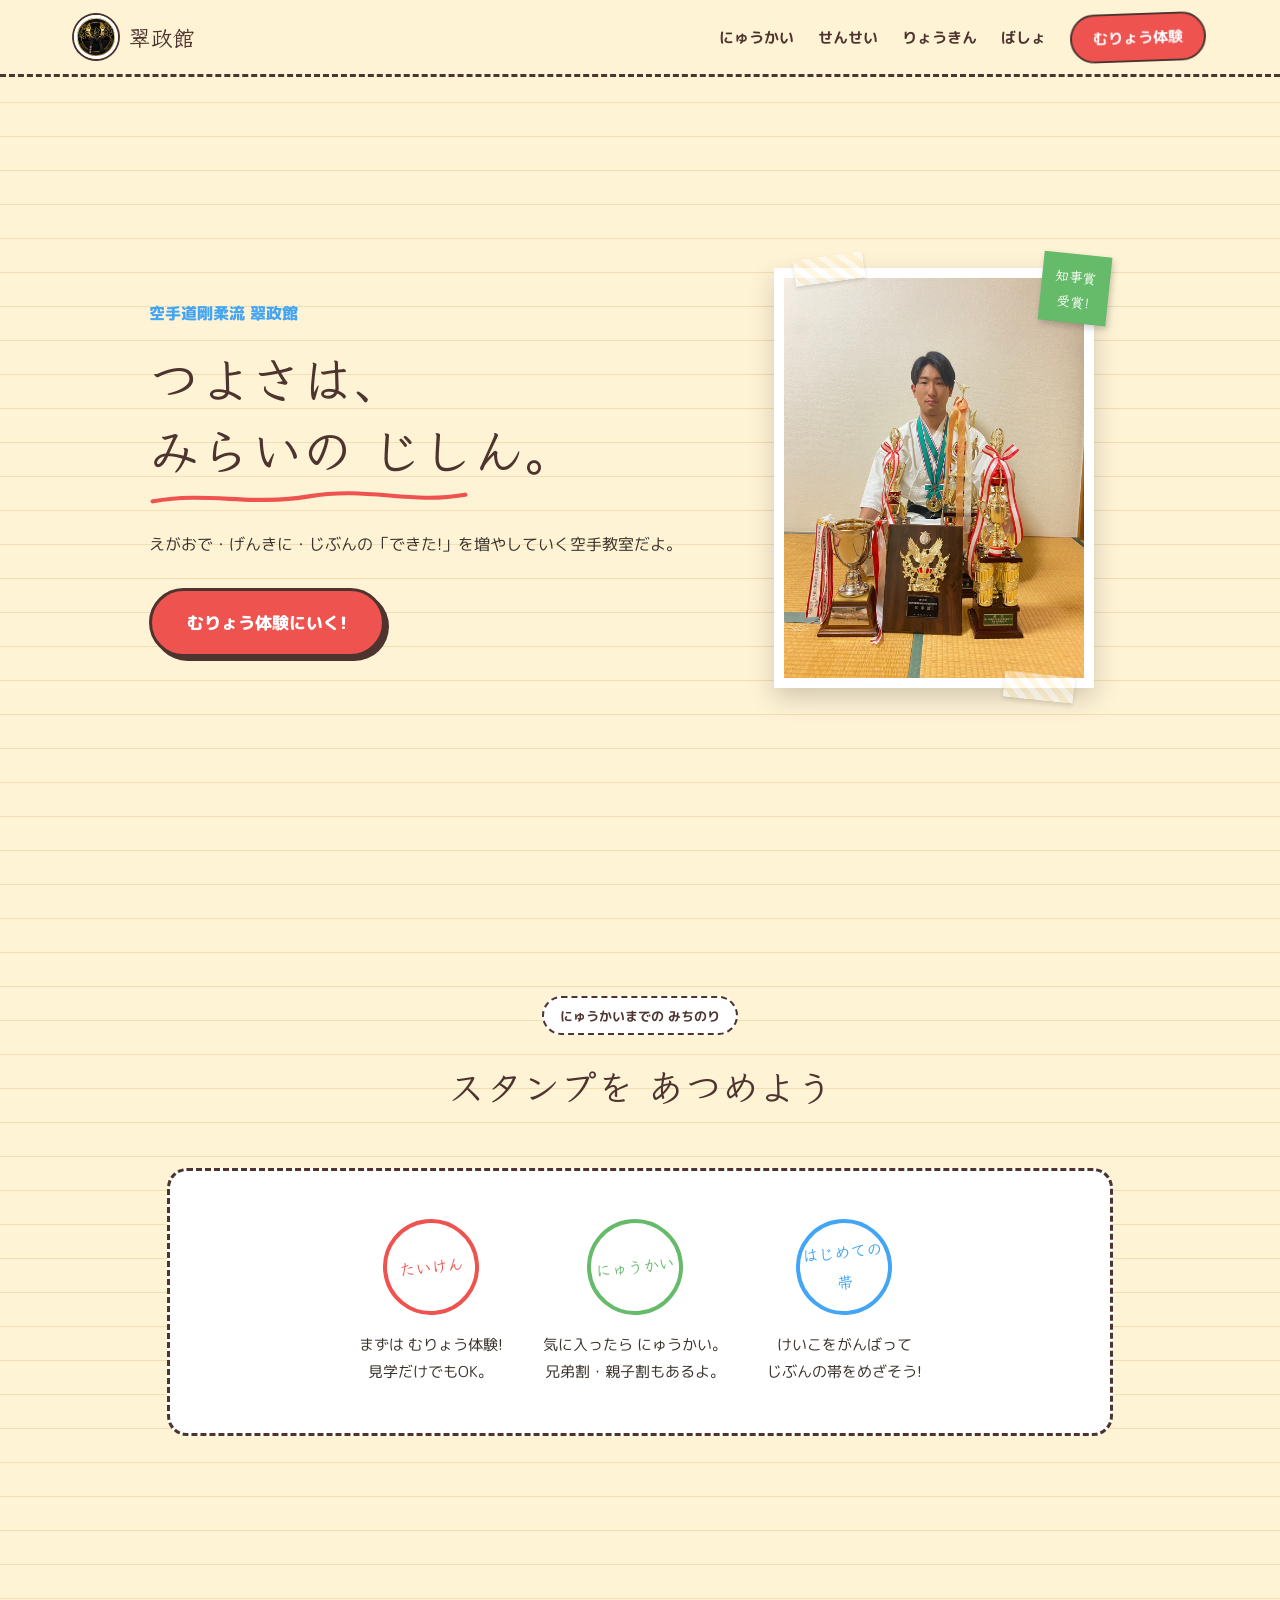
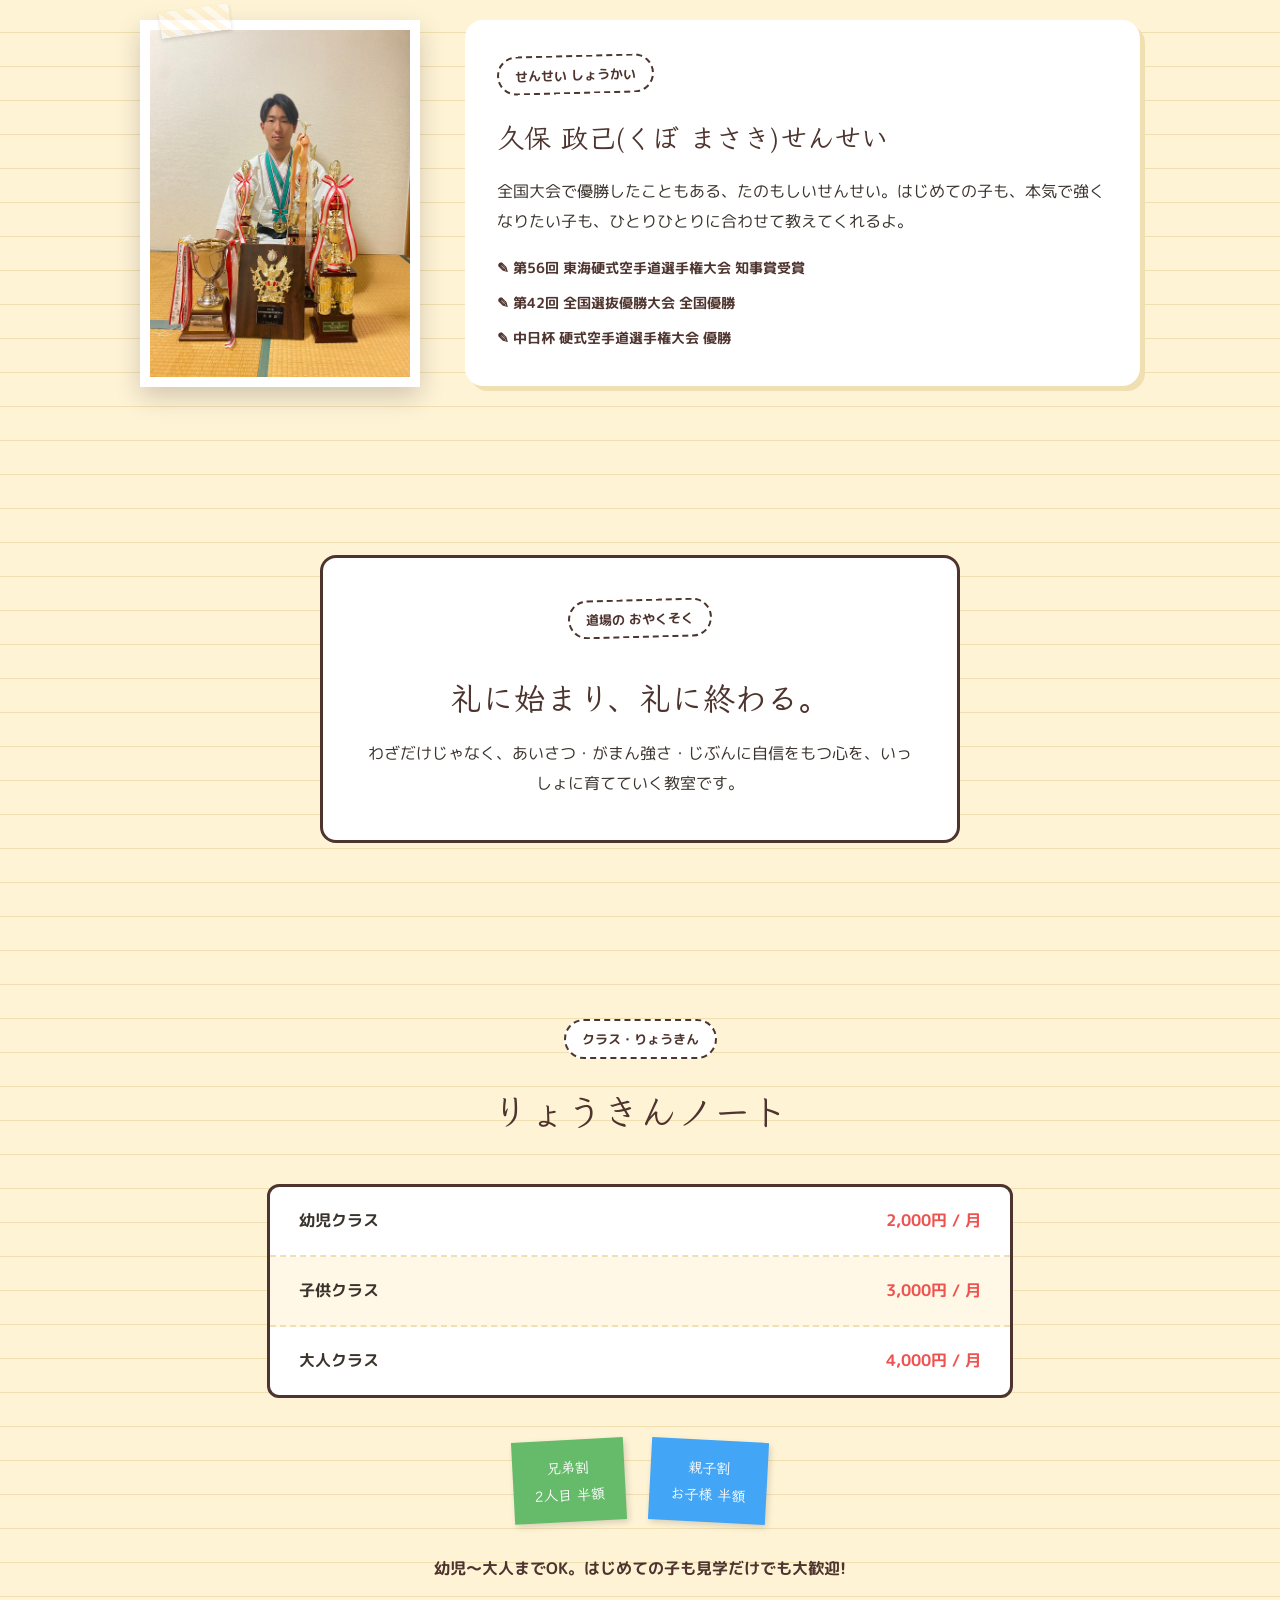
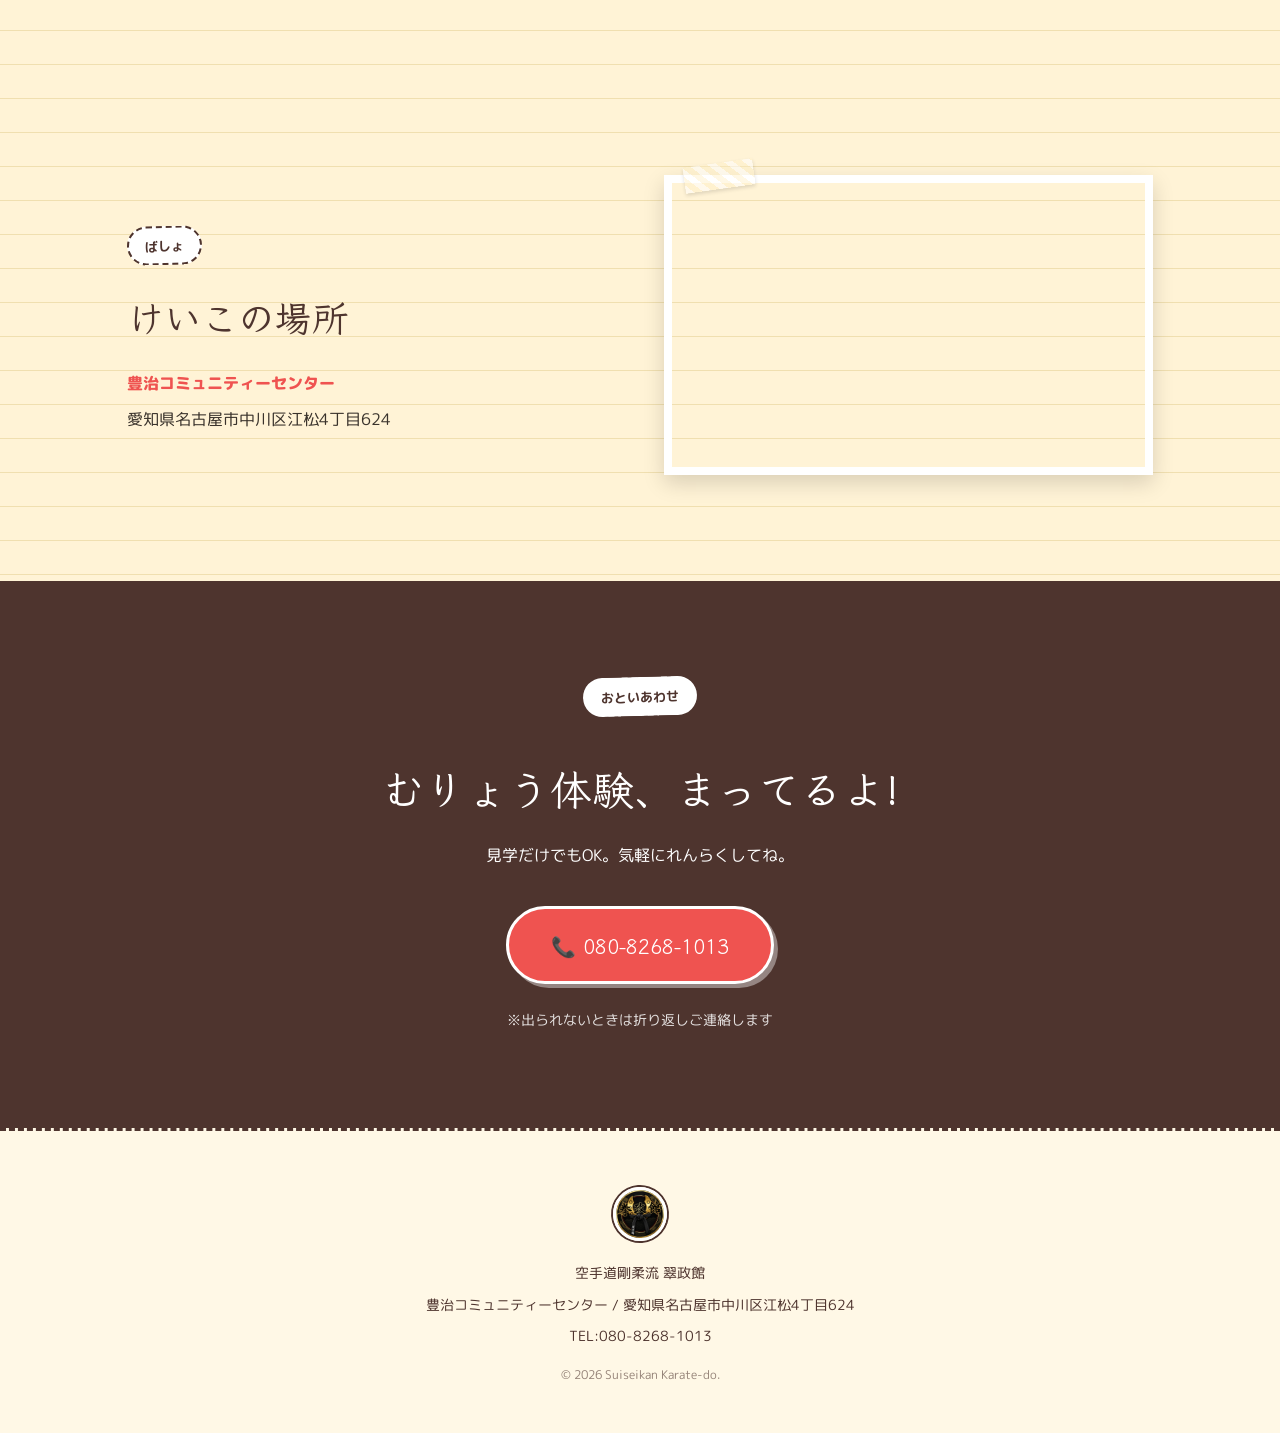
<file: kids-2-craft/index.html>
<!DOCTYPE html>
<html lang="ja">
<head>
<meta charset="UTF-8">
<meta name="viewport" content="width=device-width, initial-scale=1.0">
<title>空手道剛柔流 翠政館 | きょうから、からてキッズ!</title>
<meta name="description" content="空手道剛柔流 翠政館。手作り感あふれる、あたたかい空手教室のホームページ。愛知県名古屋市中川区、豊治コミュニティーセンター。無料体験随時受付中!">

<link rel="preconnect" href="https://fonts.googleapis.com">
<link rel="preconnect" href="https://fonts.gstatic.com" crossorigin>
<link href="https://fonts.googleapis.com/css2?family=Klee+One:wght@400;600&family=M+PLUS+Rounded+1c:wght@400;500;700;800&display=swap" rel="stylesheet">
<link rel="stylesheet" href="style.css">
</head>
<body>

<header class="site-header" id="site-header">
  <div class="header-inner">
    <a href="#top" class="brand">
      <span class="brand-sticker"><img src="../assets/images/logo.jpg" alt="翠政館ロゴ"></span>
      <span class="brand-text">翠政館</span>
    </a>
    <nav class="site-nav" id="site-nav">
      <a href="#flow">にゅうかい</a>
      <a href="#sensei">せんせい</a>
      <a href="#classes">りょうきん</a>
      <a href="#access">ばしょ</a>
      <a href="#contact" class="nav-cta">むりょう体験</a>
    </nav>
    <button class="hamburger" id="hamburger" aria-label="メニュー" aria-expanded="false">
      <span></span><span></span><span></span>
    </button>
  </div>
</header>

<main id="top">

  <section class="hero">
    <div class="hero-inner">
      <div class="hero-text">
        <p class="hero-eyebrow reveal-pop">空手道剛柔流 翠政館</p>
        <h1 class="hero-title reveal-pop">つよさは、<br>みらいの じしん。
          <svg class="scribble" viewBox="0 0 320 24" preserveAspectRatio="none" aria-hidden="true">
            <path d="M4,16 C60,4 100,22 160,10 C220,-2 260,20 316,8" />
          </svg>
        </h1>
        <p class="hero-copy reveal-pop">えがおで・げんきに・じぶんの「できた!」を増やしていく空手教室だよ。</p>
        <a href="#contact" class="btn-primary reveal-pop">むりょう体験にいく!</a>
      </div>
      <div class="hero-photo-wrap reveal-pop">
        <span class="tape tape-tl"></span>
        <span class="tape tape-br"></span>
        <img src="../assets/images/kubo-sensei.jpg" alt="久保政己代表指導者と数々のトロフィー" class="hero-photo">
        <span class="sticky-note">知事賞<br>受賞!</span>
      </div>
    </div>
  </section>

  <section class="flow" id="flow">
    <p class="section-eyebrow reveal">にゅうかいまでの みちのり</p>
    <h2 class="reveal">スタンプを あつめよう</h2>
    <div class="stamp-card">
      <div class="stamp-item reveal-pop" data-stamp="1">
        <span class="stamp-circle">たいけん</span>
        <p>まずは むりょう体験!<br>見学だけでもOK。</p>
      </div>
      <div class="stamp-item reveal-pop" data-stamp="2">
        <span class="stamp-circle stamp-circle-b">にゅうかい</span>
        <p>気に入ったら にゅうかい。<br>兄弟割・親子割もあるよ。</p>
      </div>
      <div class="stamp-item reveal-pop" data-stamp="3">
        <span class="stamp-circle stamp-circle-c">はじめての帯</span>
        <p>けいこをがんばって<br>じぶんの帯をめざそう!</p>
      </div>
    </div>
  </section>

  <section class="sensei" id="sensei">
    <div class="sensei-inner">
      <div class="sensei-photo-wrap reveal-pop">
        <span class="tape tape-tl"></span>
        <img src="../assets/images/kubo-sensei.jpg" alt="久保政己代表指導者と数々のトロフィー">
      </div>
      <div class="sensei-note reveal-pop">
        <p class="section-eyebrow">せんせい しょうかい</p>
        <h2>久保 政己(くぼ まさき)せんせい</h2>
        <p>全国大会で優勝したこともある、たのもしいせんせい。はじめての子も、本気で強くなりたい子も、ひとりひとりに合わせて教えてくれるよ。</p>
        <ul class="award-list">
          <li>✎ 第56回 東海硬式空手道選手権大会 知事賞受賞</li>
          <li>✎ 第42回 全国選抜優勝大会 全国優勝</li>
          <li>✎ 中日杯 硬式空手道選手権大会 優勝</li>
        </ul>
      </div>
    </div>
  </section>

  <section class="philosophy">
    <div class="notebook-card reveal-pop">
      <p class="section-eyebrow">道場の おやくそく</p>
      <h2>礼に始まり、礼に終わる。</h2>
      <p>わざだけじゃなく、あいさつ・がまん強さ・じぶんに自信をもつ心を、いっしょに育てていく教室です。</p>
    </div>
  </section>

  <section class="classes" id="classes">
    <p class="section-eyebrow reveal">クラス・りょうきん</p>
    <h2 class="reveal">りょうきんノート</h2>
    <div class="notebook-table reveal">
      <div class="notebook-row">
        <span class="row-name">幼児クラス</span>
        <span class="row-price">2,000円 / 月</span>
      </div>
      <div class="notebook-row notebook-row-main">
        <span class="row-name">子供クラス</span>
        <span class="row-price">3,000円 / 月</span>
      </div>
      <div class="notebook-row">
        <span class="row-name">大人クラス</span>
        <span class="row-price">4,000円 / 月</span>
      </div>
    </div>
    <div class="sticky-badges reveal">
      <span class="sticky-badge">兄弟割<br>2人目 半額</span>
      <span class="sticky-badge sticky-badge-alt">親子割<br>お子様 半額</span>
    </div>
    <p class="class-foot reveal">幼児〜大人までOK。はじめての子も見学だけでも大歓迎!</p>
  </section>

  <section class="access" id="access">
    <div class="access-inner">
      <div class="access-text reveal">
        <p class="section-eyebrow">ばしょ</p>
        <h2>けいこの場所</h2>
        <p class="access-name">豊治コミュニティーセンター</p>
        <p class="access-addr">愛知県名古屋市中川区江松4丁目624</p>
      </div>
      <div class="access-map reveal">
        <span class="tape tape-tl"></span>
        <iframe title="豊治コミュニティーセンター 地図" src="https://www.google.com/maps?q=%E6%84%9B%E7%9F%A5%E7%9C%8C%E5%90%8D%E5%8F%A4%E5%B1%8B%E5%B8%82%E4%B8%AD%E5%B7%9D%E5%8C%BA%E6%B1%9F%E6%9D%BE4%E4%B8%81%E7%9B%AE624&output=embed" loading="lazy" referrerpolicy="no-referrer-when-downgrade"></iframe>
      </div>
    </div>
  </section>

  <section class="contact" id="contact">
    <div class="contact-inner reveal-pop">
      <p class="section-eyebrow">おといあわせ</p>
      <h2>むりょう体験、まってるよ!</h2>
      <p class="contact-lead">見学だけでもOK。気軽にれんらくしてね。</p>
      <a href="tel:08082681013" class="btn-phone">📞 080-8268-1013</a>
      <p class="contact-note">※出られないときは折り返しご連絡します</p>
    </div>
  </section>

</main>

<footer class="site-footer">
  <span class="brand-sticker footer-sticker"><img src="../assets/images/logo.jpg" alt="翠政館ロゴ"></span>
  <p>空手道剛柔流 翠政館</p>
  <p>豊治コミュニティーセンター / 愛知県名古屋市中川区江松4丁目624</p>
  <p>TEL:080-8268-1013</p>
  <p class="footer-copy">&copy; 2026 Suiseikan Karate-do.</p>
</footer>

<script src="https://cdnjs.cloudflare.com/ajax/libs/jquery/3.7.1/jquery.min.js" integrity="sha512-v2CJ7UaYy4JwqLDIrZUI/4hqeoQieOmAZNXBeQyjo21dadnwR+8ZaIJVT8EE2iyI61OV8e6M8PP2/4hpQINQ/g==" crossorigin="anonymous" referrerpolicy="no-referrer"></script>
<script src="script.js"></script>
</body>
</html>
</file>
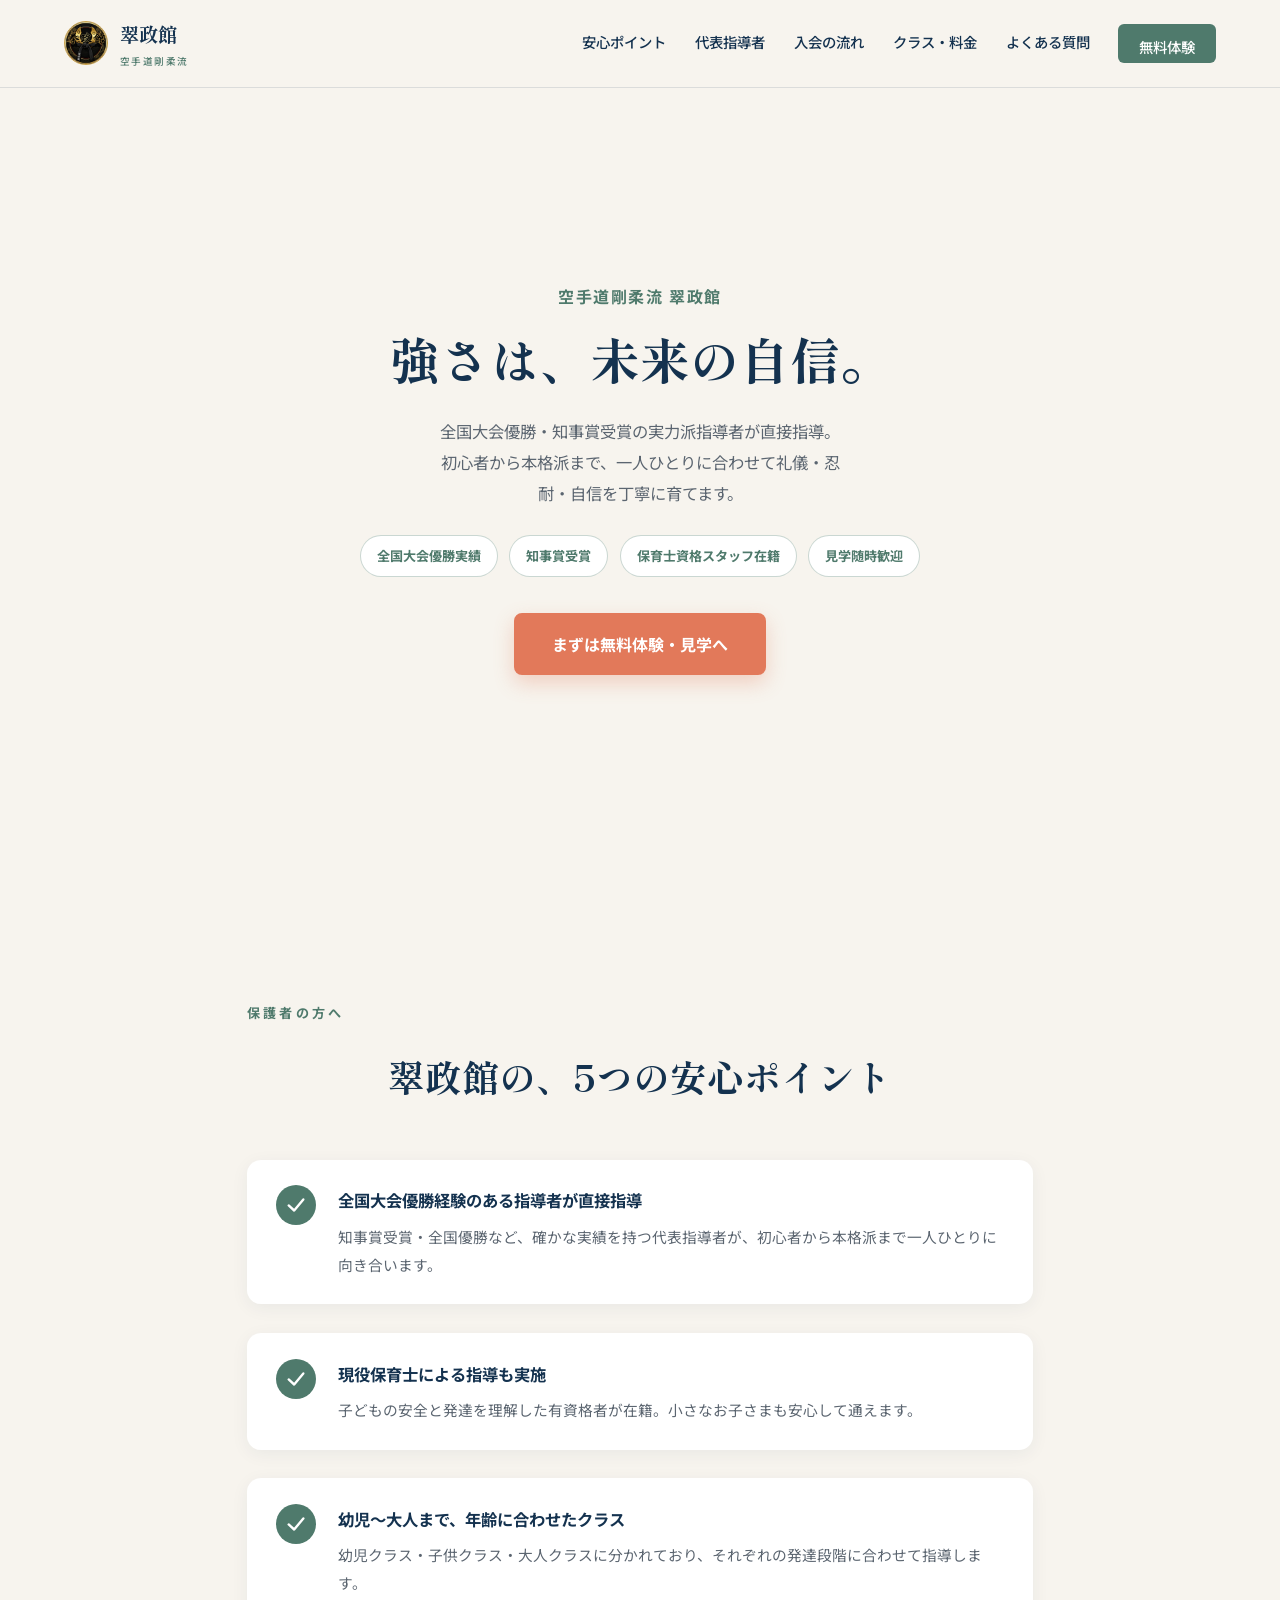
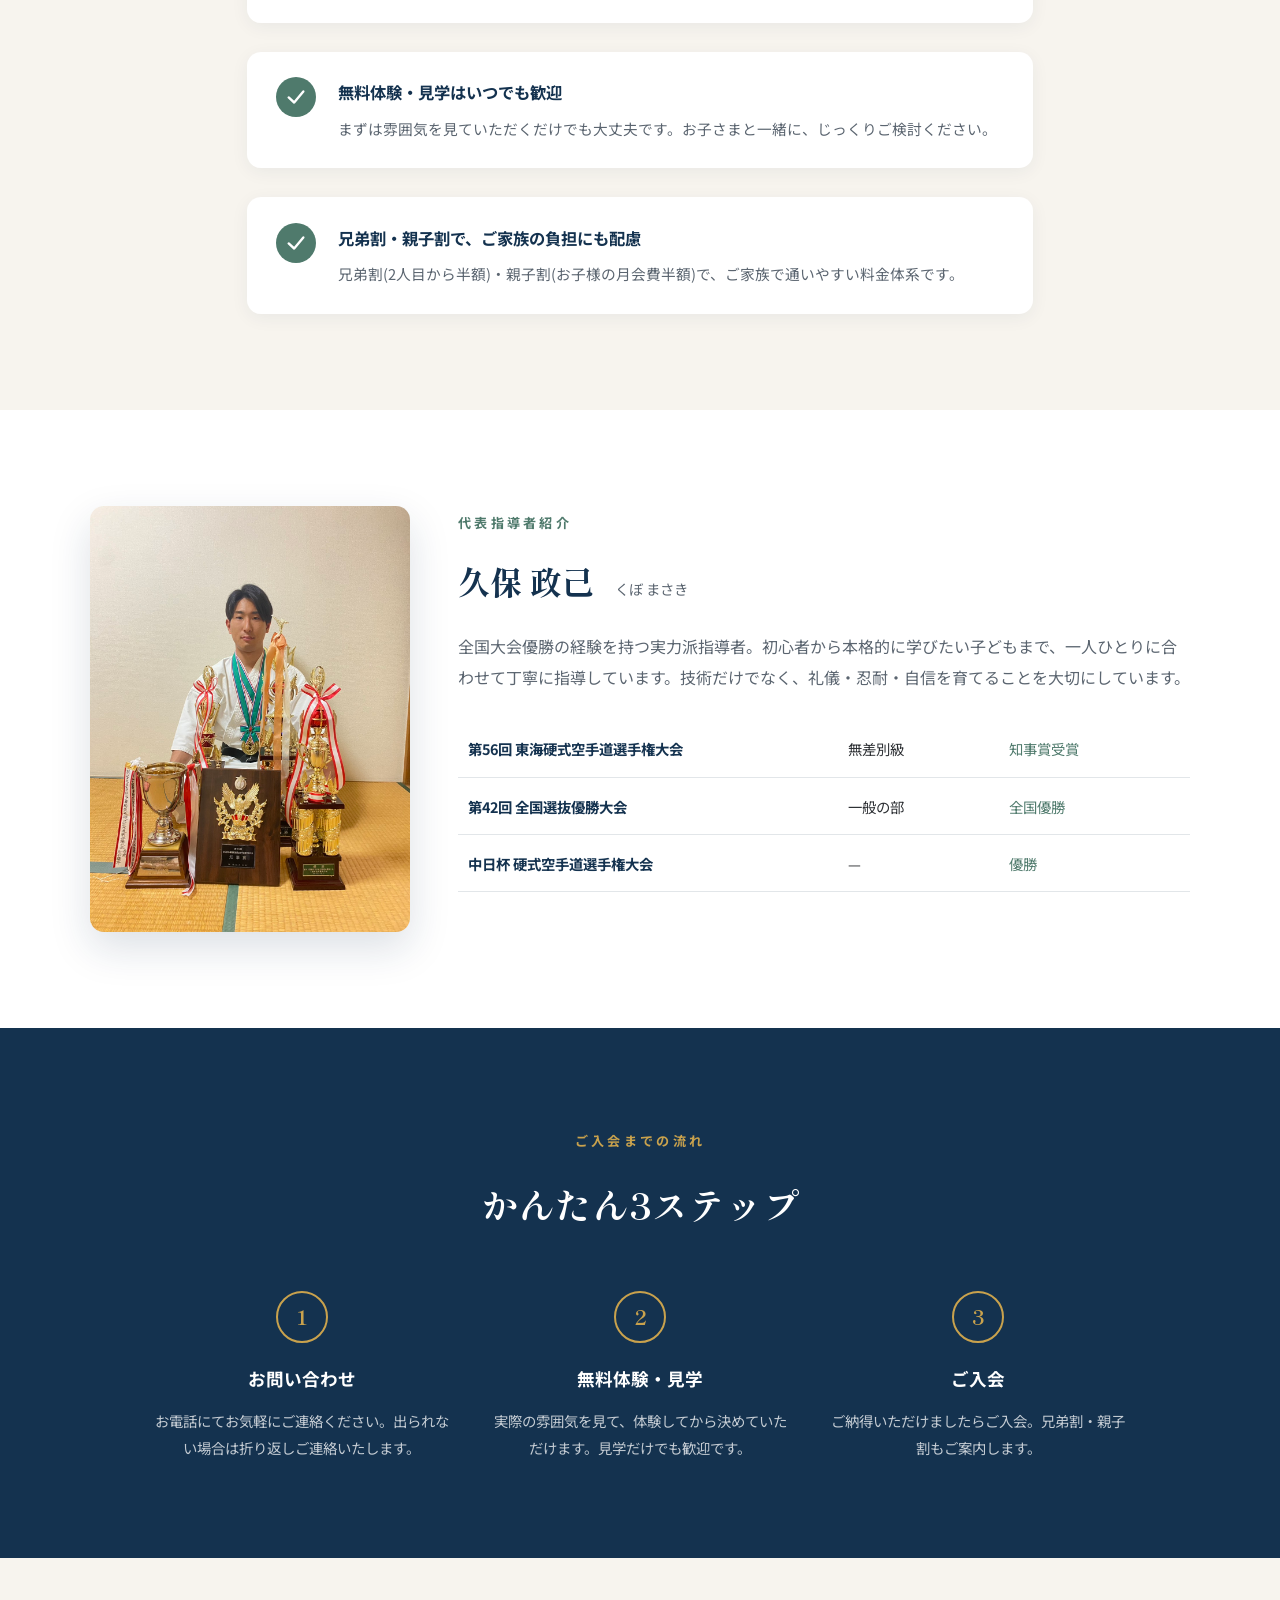
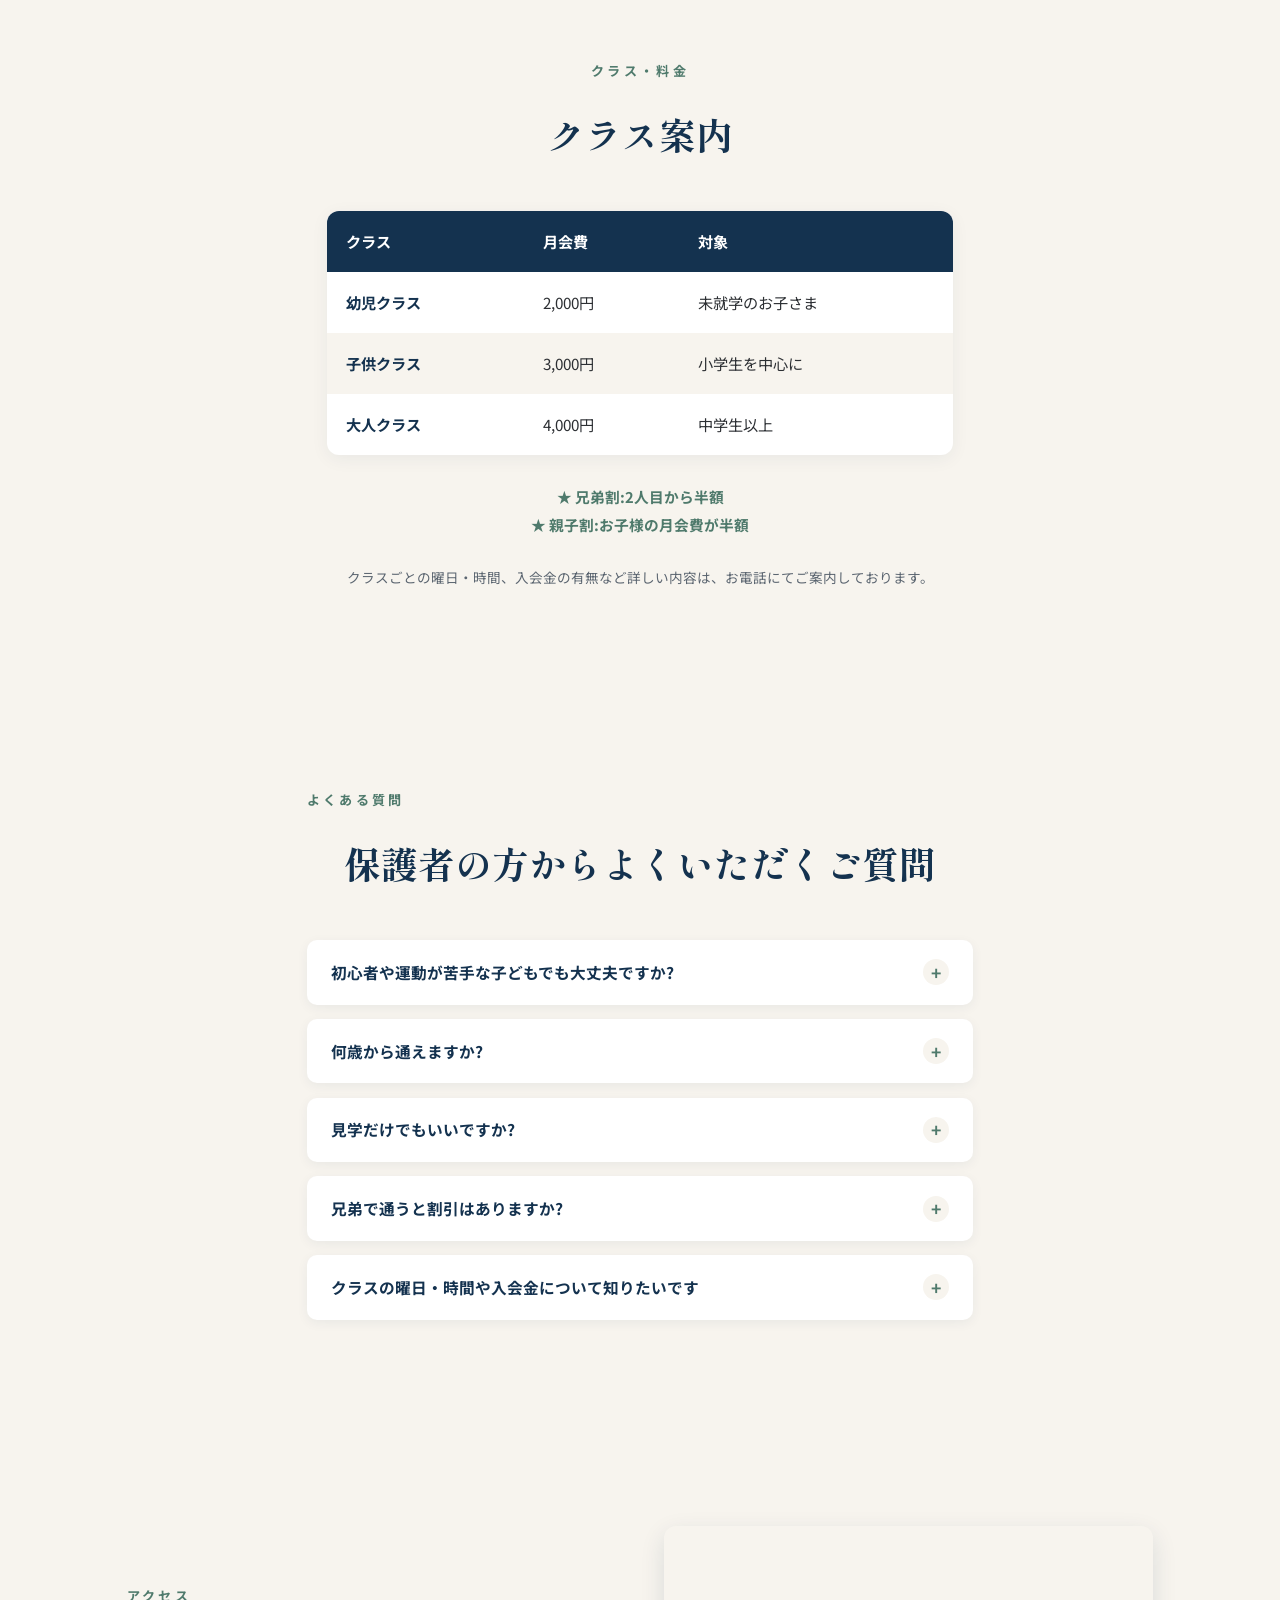
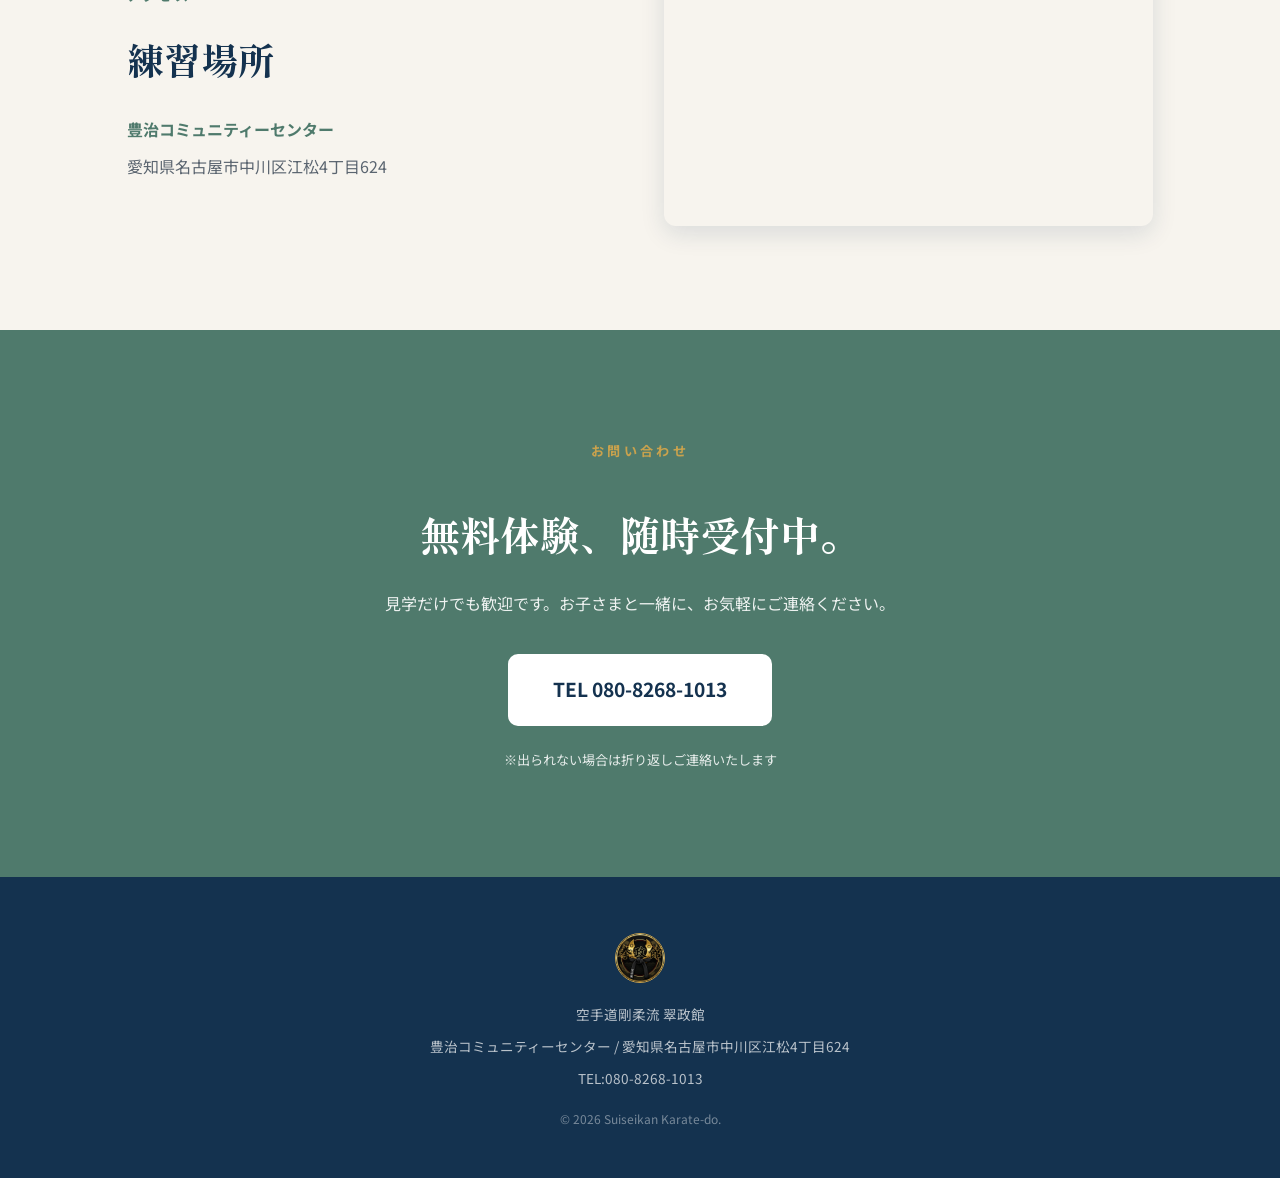
<file: trust-1-parents/index.html>
<!DOCTYPE html>
<html lang="ja">
<head>
<meta charset="UTF-8">
<meta name="viewport" content="width=device-width, initial-scale=1.0">
<title>空手道剛柔流 翠政館 | 保護者の方へ・安心してお任せください</title>
<meta name="description" content="空手道剛柔流 翠政館。保育士資格を持つ指導者が、お子さまの発達を理解した上で丁寧に指導します。全国大会優勝実績のある代表指導者。愛知県名古屋市中川区、豊治コミュニティーセンター。無料体験随時受付中。">

<link rel="preconnect" href="https://fonts.googleapis.com">
<link rel="preconnect" href="https://fonts.gstatic.com" crossorigin>
<link href="https://fonts.googleapis.com/css2?family=Shippori+Mincho:wght@500;600;700;800&family=Noto+Sans+JP:wght@400;500;700&display=swap" rel="stylesheet">
<link rel="stylesheet" href="style.css">
</head>
<body>

<header class="site-header" id="site-header">
  <div class="header-inner">
    <a href="#top" class="brand">
      <img src="../assets/images/logo.jpg" alt="翠政館ロゴ" class="brand-logo">
      <span class="brand-text">翠政館<small>空手道剛柔流</small></span>
    </a>
    <nav class="site-nav" id="site-nav">
      <a href="#points">安心ポイント</a>
      <a href="#sensei">代表指導者</a>
      <a href="#flow">入会の流れ</a>
      <a href="#classes">クラス・料金</a>
      <a href="#faq">よくある質問</a>
      <a href="#contact" class="nav-cta">無料体験</a>
    </nav>
    <button class="hamburger" id="hamburger" aria-label="メニュー" aria-expanded="false">
      <span></span><span></span><span></span>
    </button>
  </div>
</header>

<main id="top">

  <section class="hero">
    <div class="hero-inner">
      <div class="hero-text">
        <p class="hero-eyebrow reveal">空手道剛柔流 翠政館</p>
        <h1 class="hero-title reveal">強さは、未来の自信。</h1>
        <p class="hero-copy reveal">全国大会優勝・知事賞受賞の実力派指導者が直接指導。初心者から本格派まで、一人ひとりに合わせて礼儀・忍耐・自信を丁寧に育てます。</p>
        <div class="trust-badges reveal">
          <span>全国大会優勝実績</span>
          <span>知事賞受賞</span>
          <span>保育士資格スタッフ在籍</span>
          <span>見学随時歓迎</span>
        </div>
        <a href="#contact" class="btn-primary reveal">まずは無料体験・見学へ</a>
      </div>
    </div>
  </section>

  <section class="points" id="points">
    <p class="section-eyebrow reveal">保護者の方へ</p>
    <h2 class="reveal">翠政館の、5つの安心ポイント</h2>
    <ul class="check-list">
      <li class="check-item reveal">
        <span class="check-mark"><svg viewBox="0 0 24 24"><path d="M4 12.5 L10 18 L20 6" /></svg></span>
        <div>
          <p class="check-title">全国大会優勝経験のある指導者が直接指導</p>
          <p class="check-desc">知事賞受賞・全国優勝など、確かな実績を持つ代表指導者が、初心者から本格派まで一人ひとりに向き合います。</p>
        </div>
      </li>
      <li class="check-item reveal">
        <span class="check-mark"><svg viewBox="0 0 24 24"><path d="M4 12.5 L10 18 L20 6" /></svg></span>
        <div>
          <p class="check-title">現役保育士による指導も実施</p>
          <p class="check-desc">子どもの安全と発達を理解した有資格者が在籍。小さなお子さまも安心して通えます。</p>
        </div>
      </li>
      <li class="check-item reveal">
        <span class="check-mark"><svg viewBox="0 0 24 24"><path d="M4 12.5 L10 18 L20 6" /></svg></span>
        <div>
          <p class="check-title">幼児〜大人まで、年齢に合わせたクラス</p>
          <p class="check-desc">幼児クラス・子供クラス・大人クラスに分かれており、それぞれの発達段階に合わせて指導します。</p>
        </div>
      </li>
      <li class="check-item reveal">
        <span class="check-mark"><svg viewBox="0 0 24 24"><path d="M4 12.5 L10 18 L20 6" /></svg></span>
        <div>
          <p class="check-title">無料体験・見学はいつでも歓迎</p>
          <p class="check-desc">まずは雰囲気を見ていただくだけでも大丈夫です。お子さまと一緒に、じっくりご検討ください。</p>
        </div>
      </li>
      <li class="check-item reveal">
        <span class="check-mark"><svg viewBox="0 0 24 24"><path d="M4 12.5 L10 18 L20 6" /></svg></span>
        <div>
          <p class="check-title">兄弟割・親子割で、ご家族の負担にも配慮</p>
          <p class="check-desc">兄弟割(2人目から半額)・親子割(お子様の月会費半額)で、ご家族で通いやすい料金体系です。</p>
        </div>
      </li>
    </ul>
  </section>

  <section class="sensei" id="sensei">
    <div class="sensei-inner">
      <div class="sensei-photo-wrap reveal">
        <img src="../assets/images/kubo-sensei.jpg" alt="久保政己代表指導者と数々のトロフィー">
      </div>
      <div class="sensei-text reveal">
        <p class="section-eyebrow">代表指導者紹介</p>
        <h2>久保 政己 <span>くぼ まさき</span></h2>
        <p class="sensei-desc">全国大会優勝の経験を持つ実力派指導者。初心者から本格的に学びたい子どもまで、一人ひとりに合わせて丁寧に指導しています。技術だけでなく、礼儀・忍耐・自信を育てることを大切にしています。</p>
        <table class="record-table">
          <tbody>
            <tr><th>第56回 東海硬式空手道選手権大会</th><td>無差別級</td><td class="record-win">知事賞受賞</td></tr>
            <tr><th>第42回 全国選抜優勝大会</th><td>一般の部</td><td class="record-win">全国優勝</td></tr>
            <tr><th>中日杯 硬式空手道選手権大会</th><td>&mdash;</td><td class="record-win">優勝</td></tr>
          </tbody>
        </table>
      </div>
    </div>
  </section>

  <section class="flow" id="flow">
    <p class="section-eyebrow reveal">ご入会までの流れ</p>
    <h2 class="reveal">かんたん3ステップ</h2>
    <ol class="flow-steps">
      <li class="flow-step reveal">
        <span class="flow-num">1</span>
        <p class="flow-title">お問い合わせ</p>
        <p class="flow-desc">お電話にてお気軽にご連絡ください。出られない場合は折り返しご連絡いたします。</p>
      </li>
      <li class="flow-step reveal">
        <span class="flow-num">2</span>
        <p class="flow-title">無料体験・見学</p>
        <p class="flow-desc">実際の雰囲気を見て、体験してから決めていただけます。見学だけでも歓迎です。</p>
      </li>
      <li class="flow-step reveal">
        <span class="flow-num">3</span>
        <p class="flow-title">ご入会</p>
        <p class="flow-desc">ご納得いただけましたらご入会。兄弟割・親子割もご案内します。</p>
      </li>
    </ol>
  </section>

  <section class="classes" id="classes">
    <p class="section-eyebrow reveal">クラス・料金</p>
    <h2 class="reveal">クラス案内</h2>
    <table class="price-table reveal">
      <thead>
        <tr><th>クラス</th><th>月会費</th><th>対象</th></tr>
      </thead>
      <tbody>
        <tr><td>幼児クラス</td><td>2,000円</td><td>未就学のお子さま</td></tr>
        <tr><td>子供クラス</td><td>3,000円</td><td>小学生を中心に</td></tr>
        <tr><td>大人クラス</td><td>4,000円</td><td>中学生以上</td></tr>
      </tbody>
    </table>
    <div class="discount-notes reveal">
      <p>★ 兄弟割:2人目から半額</p>
      <p>★ 親子割:お子様の月会費が半額</p>
    </div>
    <p class="class-foot reveal">クラスごとの曜日・時間、入会金の有無など詳しい内容は、お電話にてご案内しております。</p>
  </section>

  <section class="faq" id="faq">
    <p class="section-eyebrow reveal">よくある質問</p>
    <h2 class="reveal">保護者の方からよくいただくご質問</h2>
    <div class="faq-list">
      <div class="faq-item reveal">
        <button class="faq-q" aria-expanded="false">初心者や運動が苦手な子どもでも大丈夫ですか?<span class="faq-toggle">+</span></button>
        <div class="faq-a"><p>はい、初心者大歓迎です。一人ひとりの体力やペースに合わせて、丁寧に指導いたします。</p></div>
      </div>
      <div class="faq-item reveal">
        <button class="faq-q" aria-expanded="false">何歳から通えますか?<span class="faq-toggle">+</span></button>
        <div class="faq-a"><p>幼児クラスから大人クラスまであり、幼児から大人まで幅広い年齢層の方が通われています。</p></div>
      </div>
      <div class="faq-item reveal">
        <button class="faq-q" aria-expanded="false">見学だけでもいいですか?<span class="faq-toggle">+</span></button>
        <div class="faq-a"><p>もちろんです。見学だけでも歓迎ですので、まずは道場の雰囲気をご覧ください。</p></div>
      </div>
      <div class="faq-item reveal">
        <button class="faq-q" aria-expanded="false">兄弟で通うと割引はありますか?<span class="faq-toggle">+</span></button>
        <div class="faq-a"><p>兄弟割(2人目から月会費半額)、親子割(お子様の月会費半額)がございます。詳しくはお問い合わせください。</p></div>
      </div>
      <div class="faq-item reveal">
        <button class="faq-q" aria-expanded="false">クラスの曜日・時間や入会金について知りたいです<span class="faq-toggle">+</span></button>
        <div class="faq-a"><p>クラスごとの曜日・時間、入会金の有無など詳しい内容は、お電話にて丁寧にご案内しております。お気軽にお問い合わせください。</p></div>
      </div>
    </div>
  </section>

  <section class="access" id="access">
    <div class="access-inner">
      <div class="access-text reveal">
        <p class="section-eyebrow">アクセス</p>
        <h2>練習場所</h2>
        <p class="access-name">豊治コミュニティーセンター</p>
        <p class="access-addr">愛知県名古屋市中川区江松4丁目624</p>
      </div>
      <div class="access-map reveal">
        <iframe title="豊治コミュニティーセンター 地図" src="https://www.google.com/maps?q=%E6%84%9B%E7%9F%A5%E7%9C%8C%E5%90%8D%E5%8F%A4%E5%B1%8B%E5%B8%82%E4%B8%AD%E5%B7%9D%E5%8C%BA%E6%B1%9F%E6%9D%BE4%E4%B8%81%E7%9B%AE624&output=embed" loading="lazy" referrerpolicy="no-referrer-when-downgrade"></iframe>
      </div>
    </div>
  </section>

  <section class="contact" id="contact">
    <div class="contact-inner reveal">
      <p class="section-eyebrow">お問い合わせ</p>
      <h2>無料体験、随時受付中。</h2>
      <p class="contact-lead">見学だけでも歓迎です。お子さまと一緒に、お気軽にご連絡ください。</p>
      <a href="tel:08082681013" class="btn-phone">TEL 080-8268-1013</a>
      <p class="contact-note">※出られない場合は折り返しご連絡いたします</p>
    </div>
  </section>

</main>

<footer class="site-footer">
  <img src="../assets/images/logo.jpg" alt="翠政館ロゴ" class="footer-logo">
  <p>空手道剛柔流 翠政館</p>
  <p>豊治コミュニティーセンター / 愛知県名古屋市中川区江松4丁目624</p>
  <p>TEL:080-8268-1013</p>
  <p class="footer-copy">&copy; 2026 Suiseikan Karate-do.</p>
</footer>

<script src="https://cdnjs.cloudflare.com/ajax/libs/jquery/3.7.1/jquery.min.js" integrity="sha512-v2CJ7UaYy4JwqLDIrZUI/4hqeoQieOmAZNXBeQyjo21dadnwR+8ZaIJVT8EE2iyI61OV8e6M8PP2/4hpQINQ/g==" crossorigin="anonymous" referrerpolicy="no-referrer"></script>
<script src="script.js"></script>
</body>
</html>
</file>
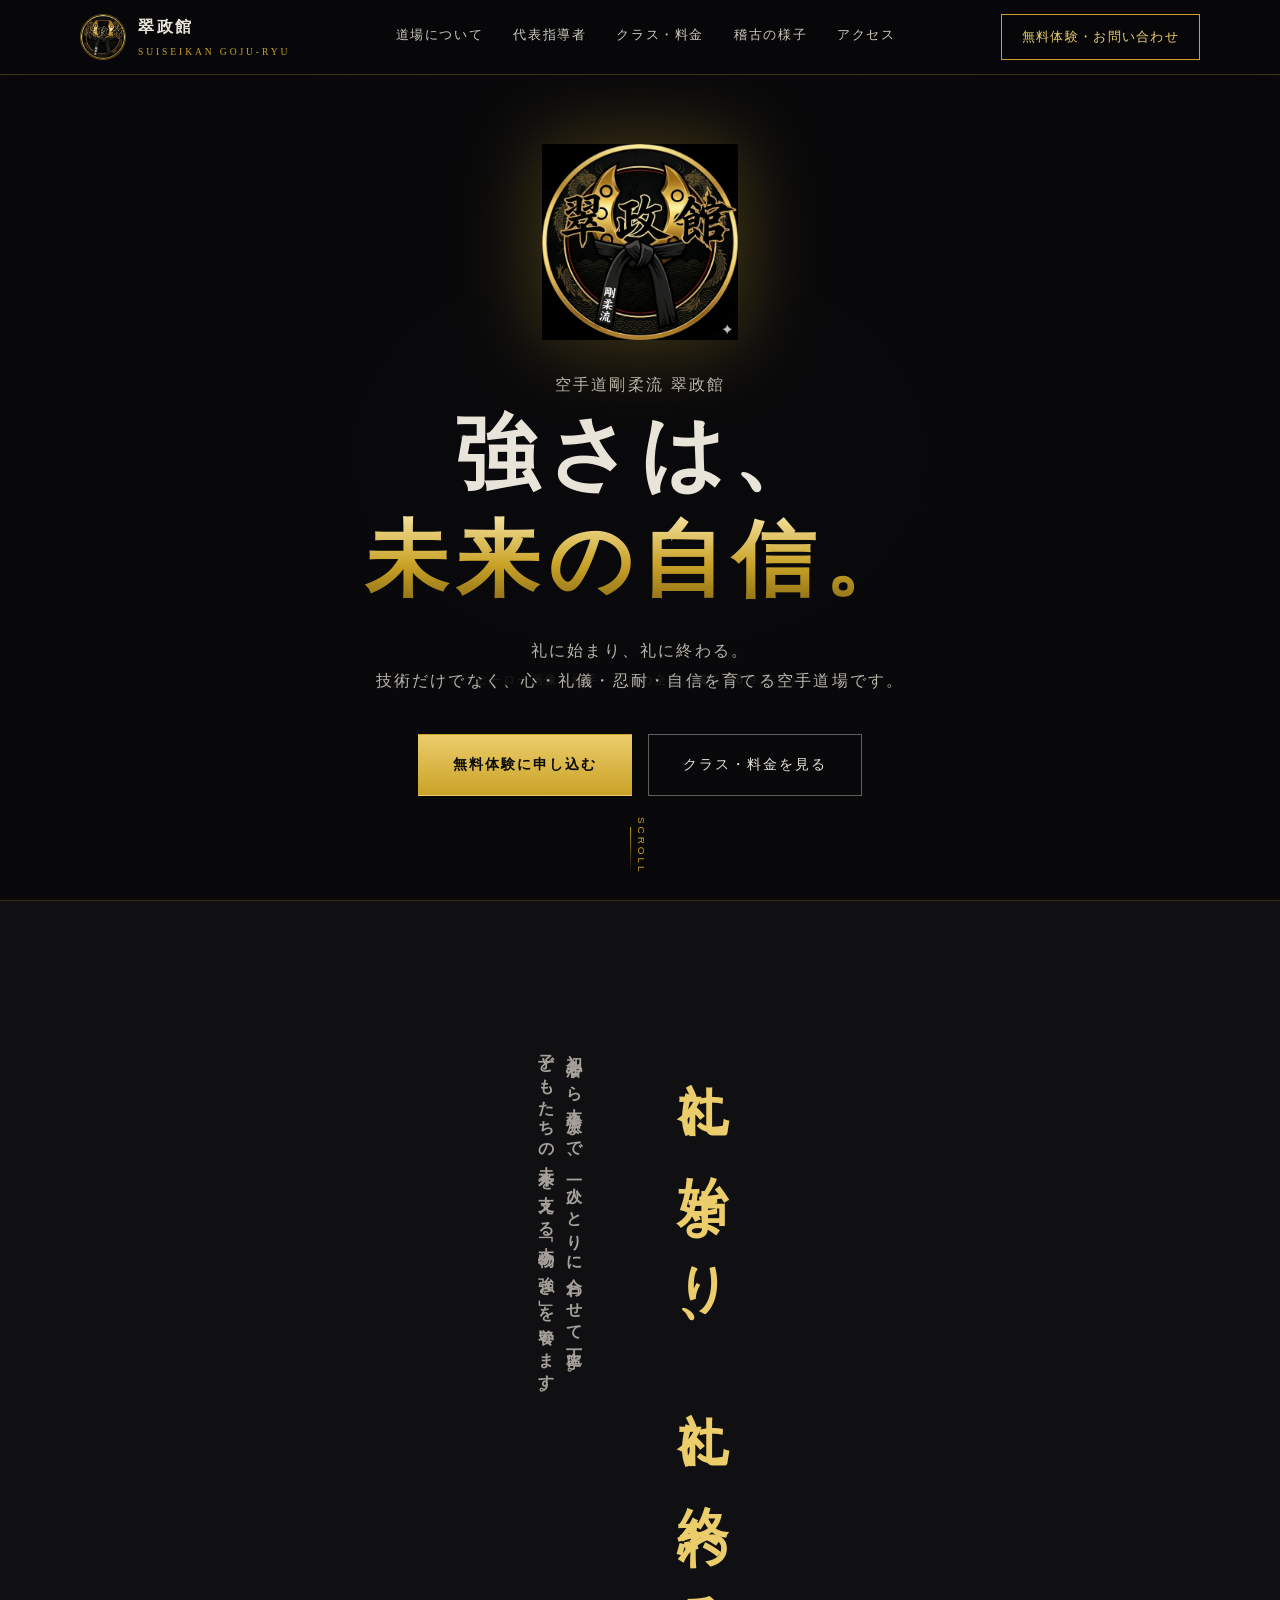
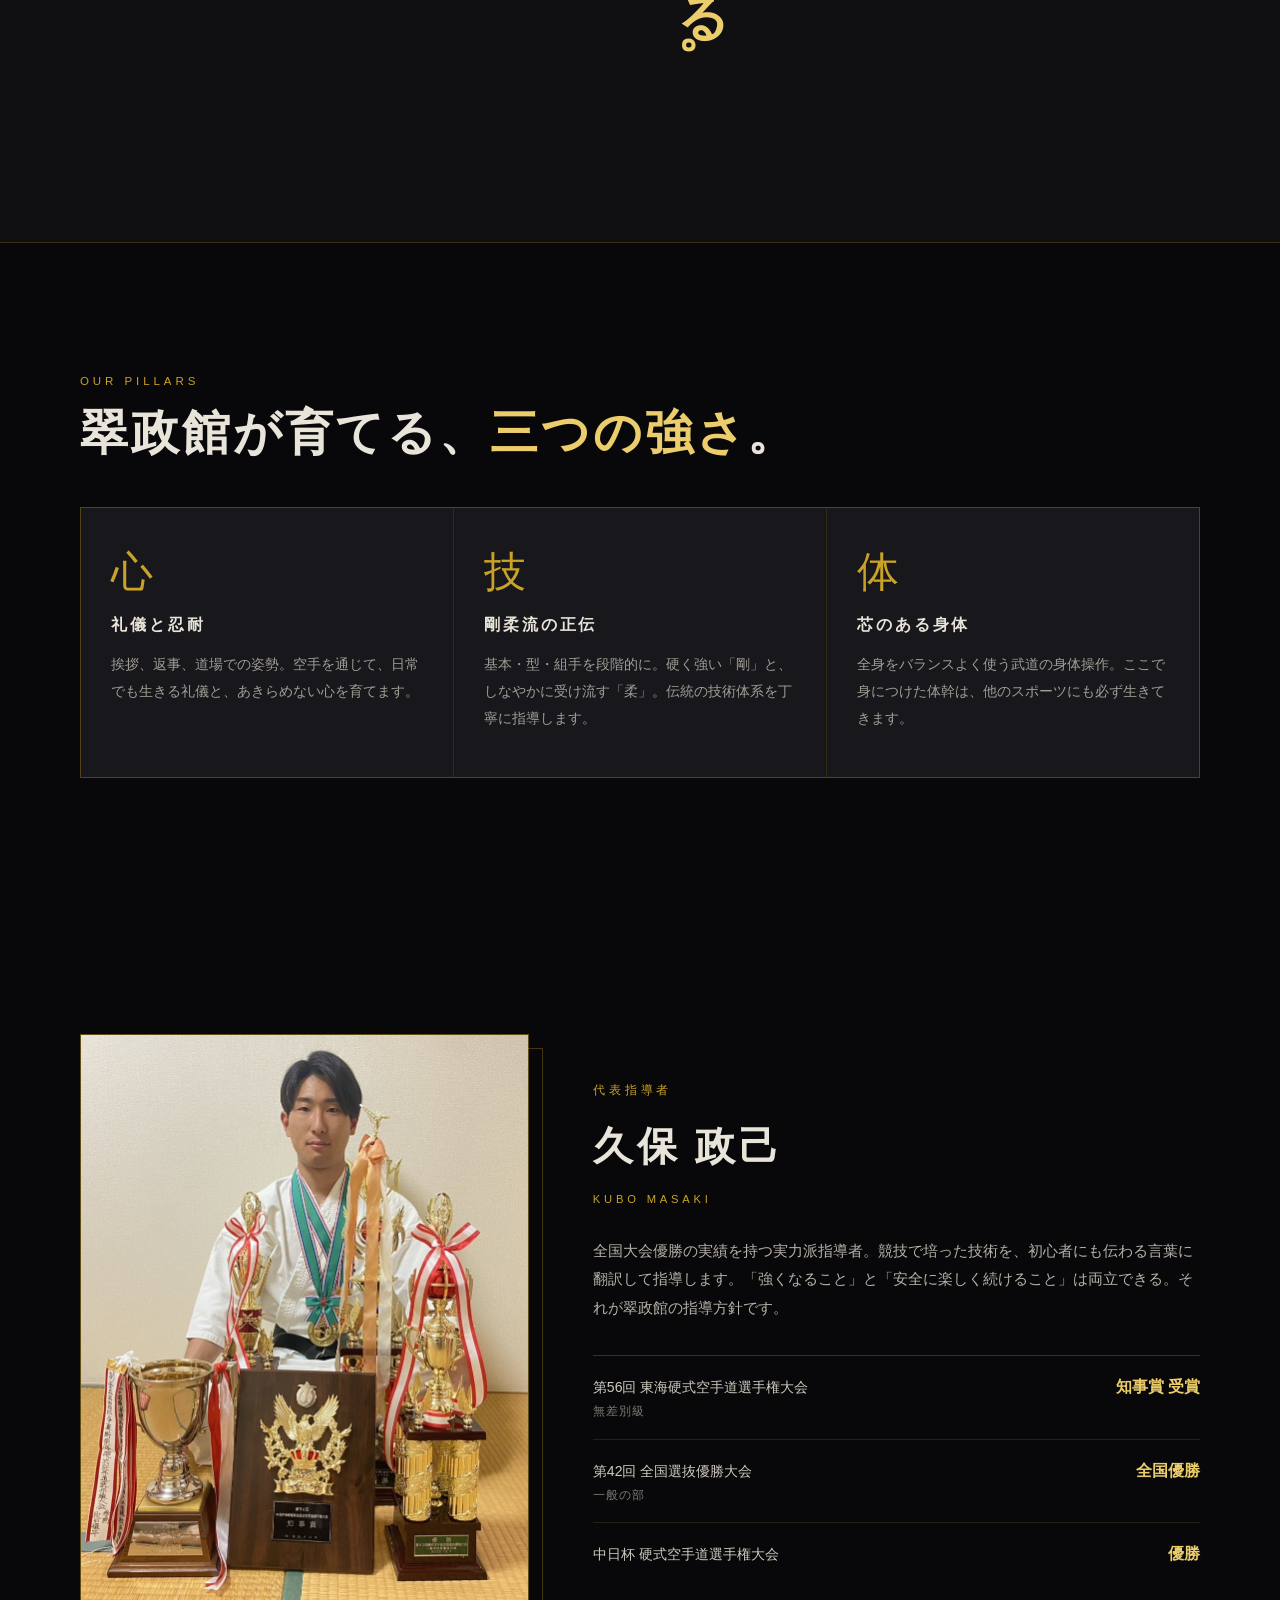
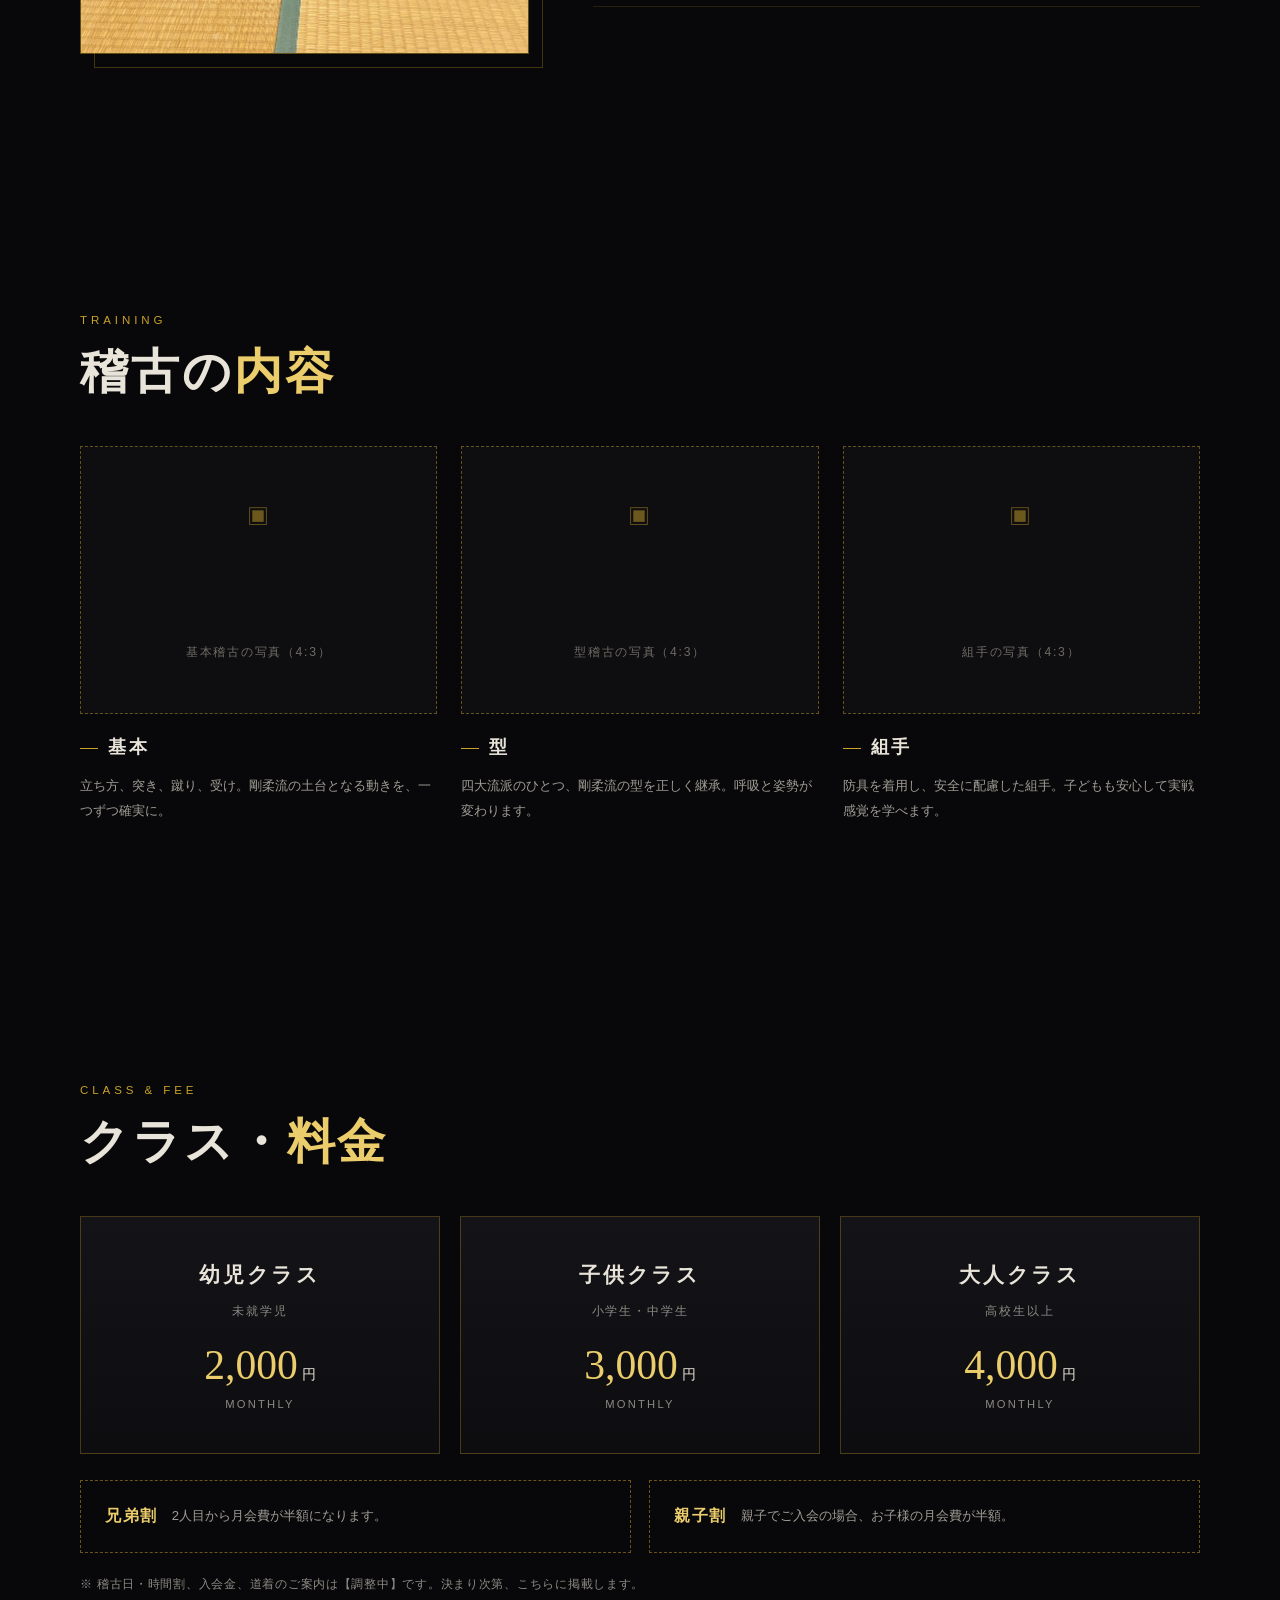
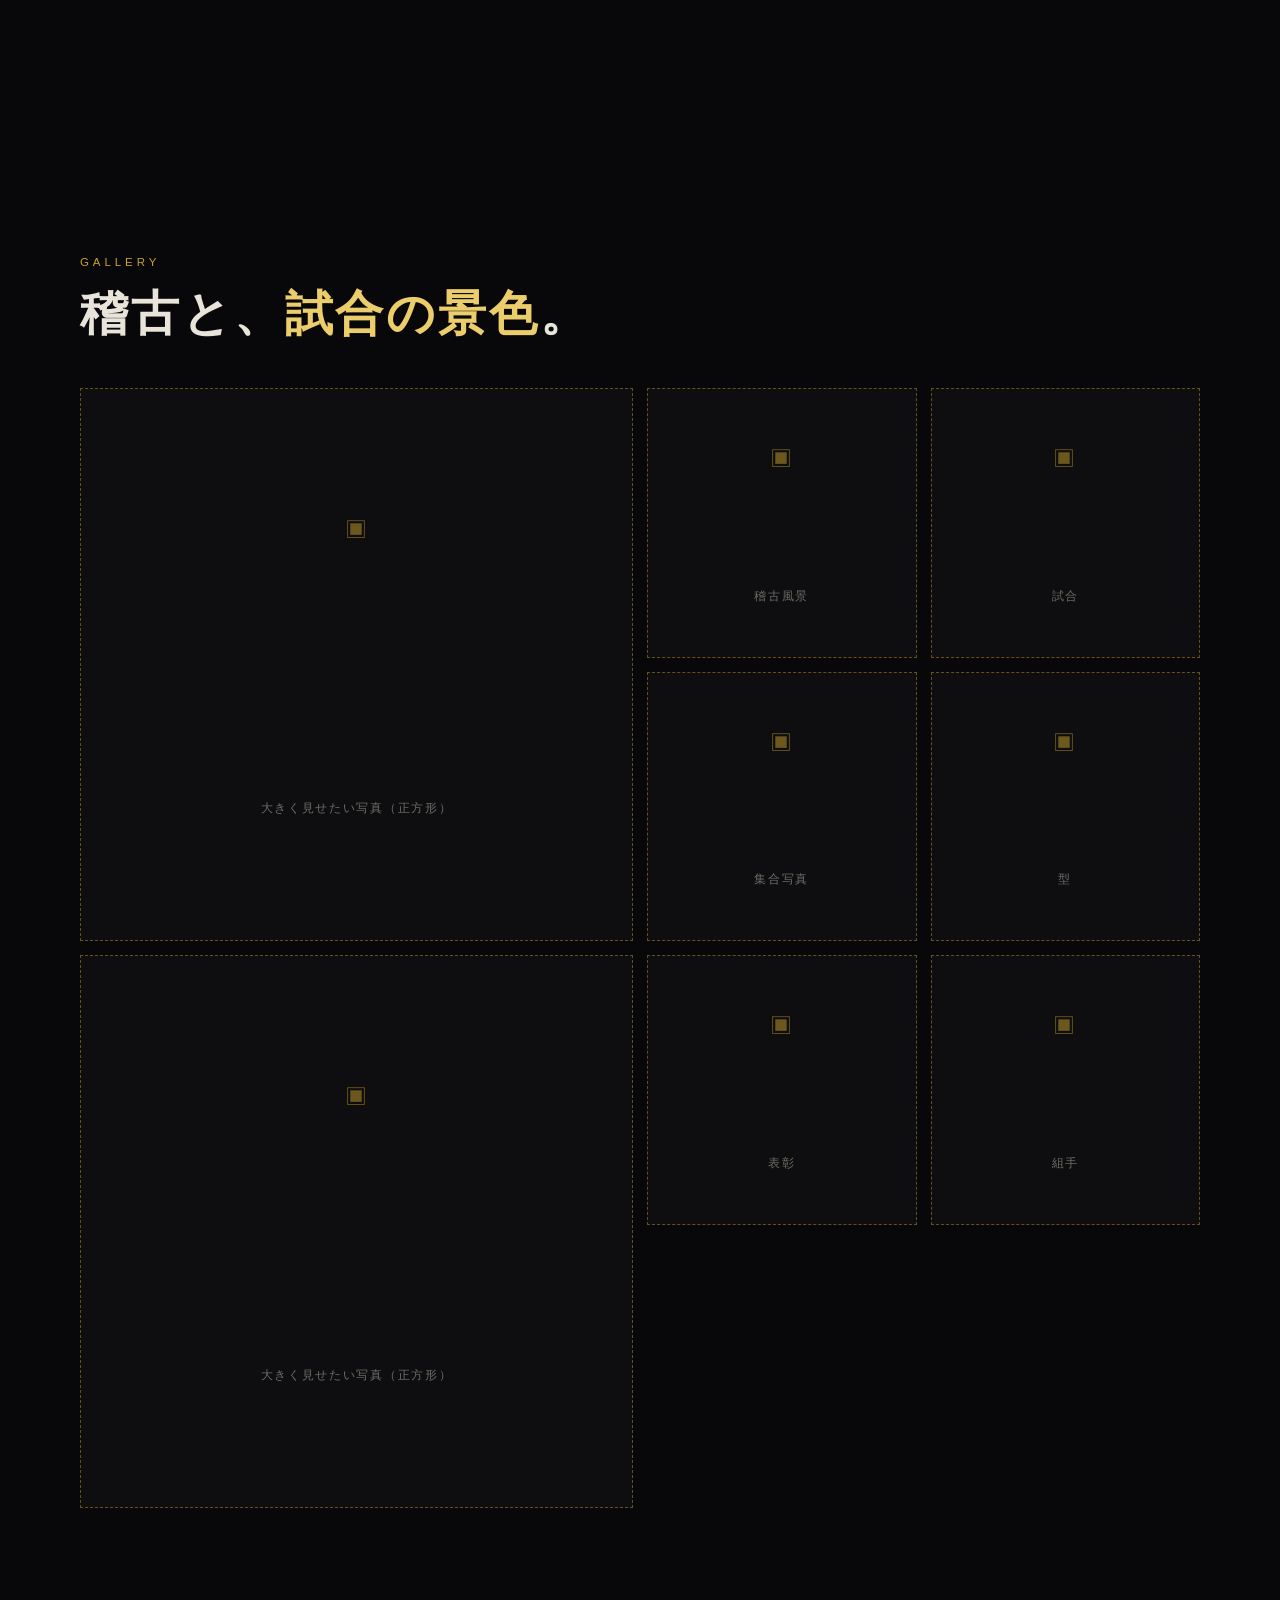
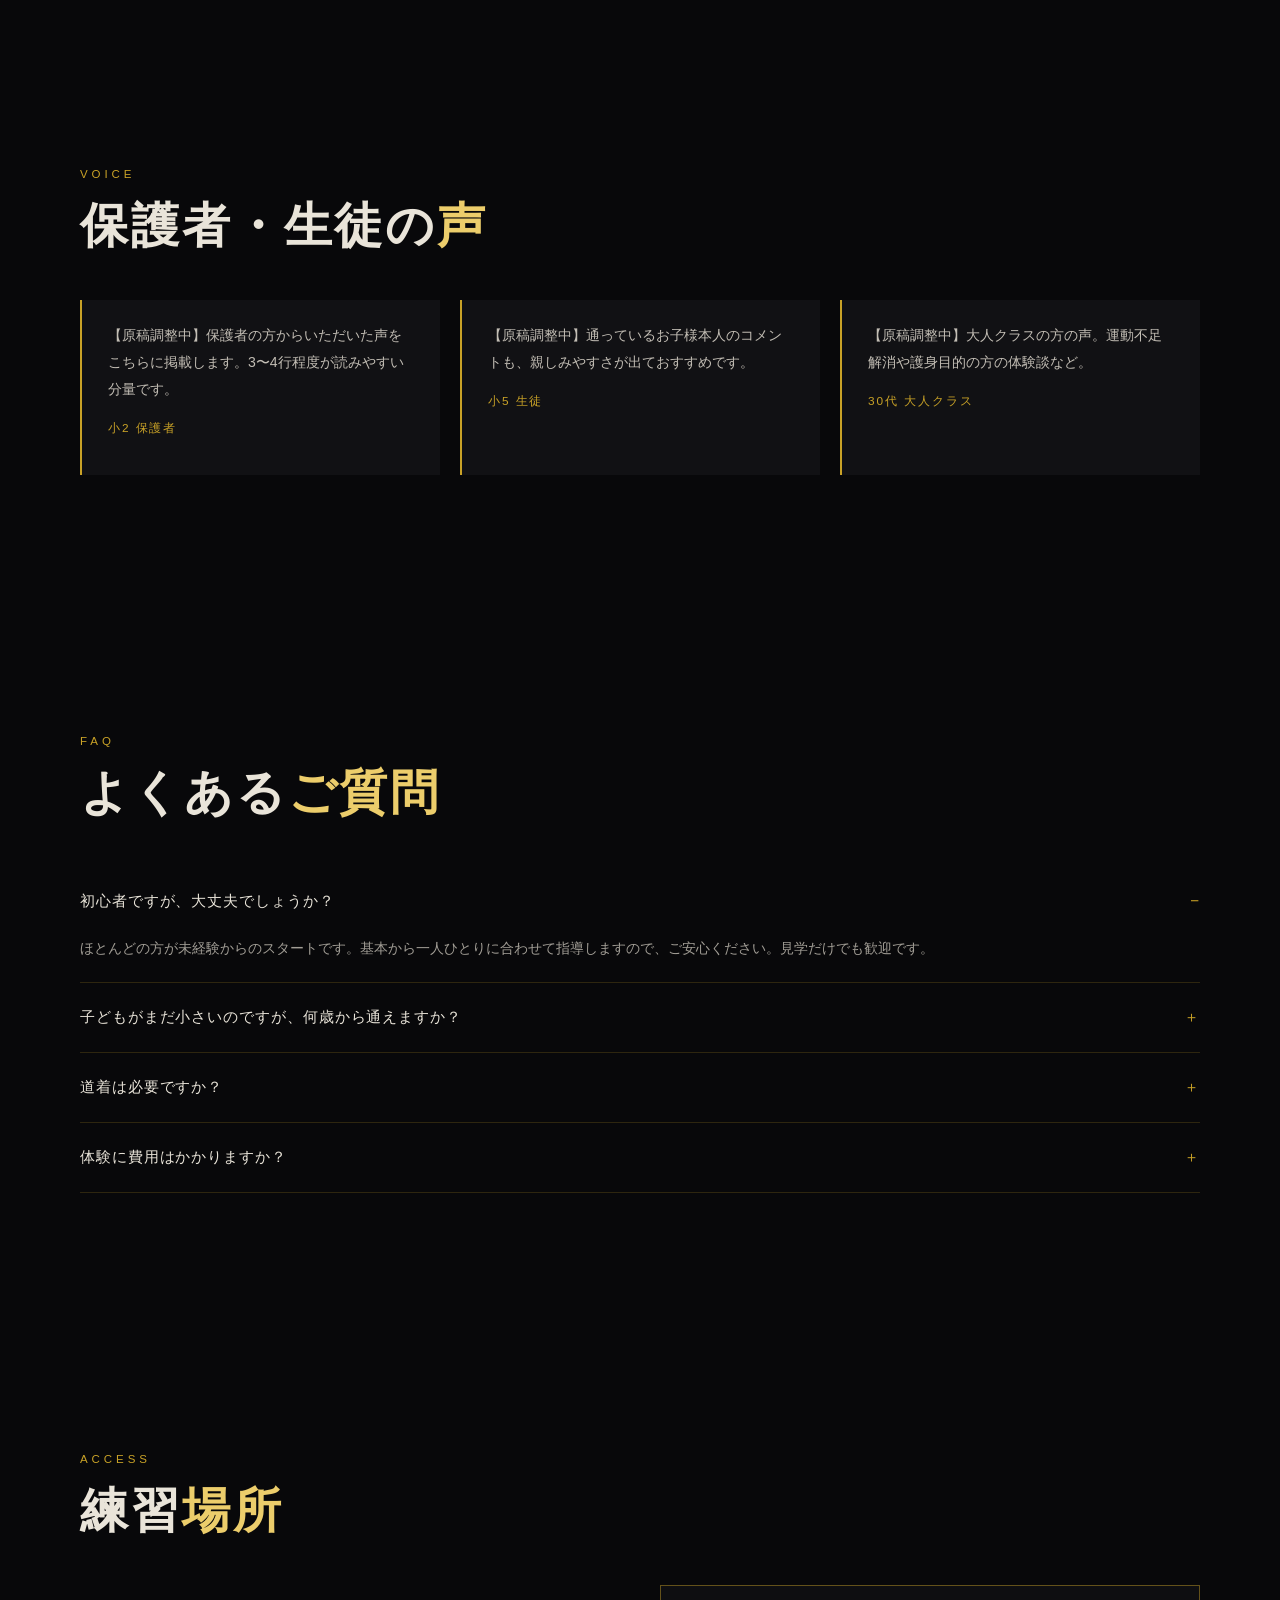
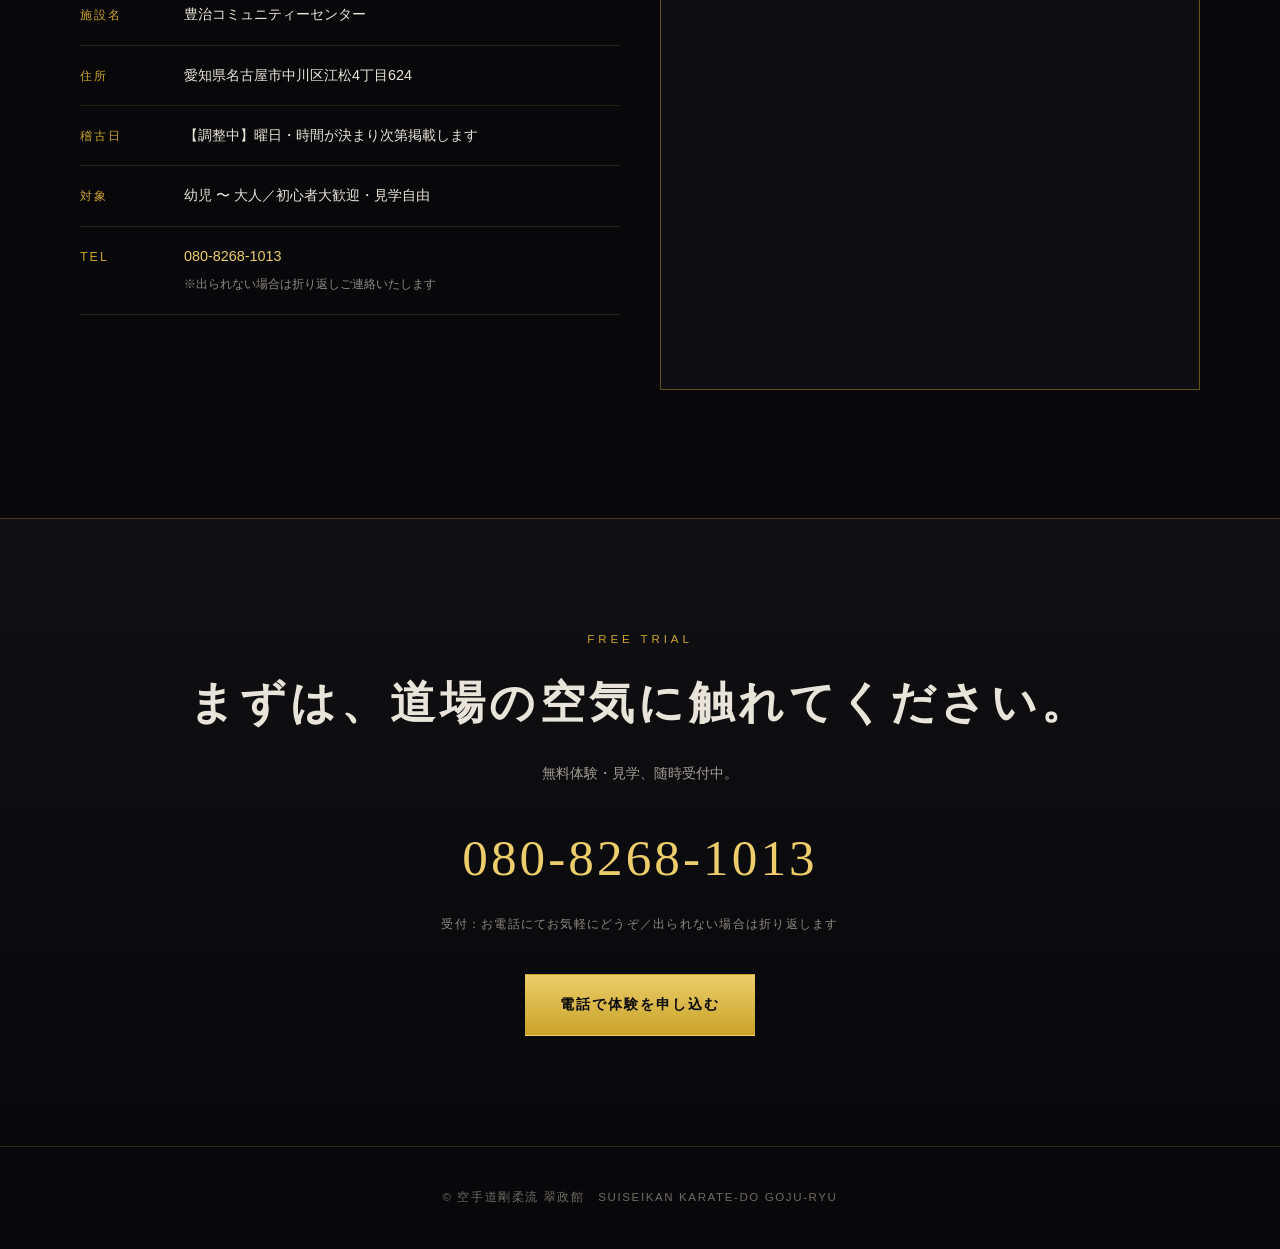
<file: A_kuro-kin.html>
<!DOCTYPE html>
<html lang="ja">
<head>
<meta charset="UTF-8">
<meta name="viewport" content="width=device-width, initial-scale=1">
<title>空手道剛柔流 翠政館 ｜ 強さは、未来の自信。</title>
<link rel="preconnect" href="https://fonts.googleapis.com">
<link rel="preconnect" href="https://fonts.gstatic.com" crossorigin>
<link href="https://fonts.googleapis.com/css2?family=Shippori+Mincho+B1:wght@600;700;800&family=Zen+Kaku+Gothic+New:wght@400;500;700&display=swap" rel="stylesheet">
<style>
:root{
  --sumi:#08080a; --kuro:#101013; --tan:#17171c;
  --kin:#c9a227; --kin-l:#eccd6b; --shu:#9e2a20;
  --gofun:#e9e4d9; --gray:#8d8a83;
  --disp:"Shippori Mincho B1",serif;
  --body:"Zen Kaku Gothic New",sans-serif;
}
*{box-sizing:border-box;margin:0;padding:0}
html{scroll-behavior:smooth}
body{background:var(--sumi);color:var(--gofun);font-family:var(--body);line-height:1.9;
  font-feature-settings:"palt";-webkit-font-smoothing:antialiased;overflow-x:hidden}
a{color:inherit;text-decoration:none}
img{max-width:100%;display:block}
:focus-visible{outline:2px solid var(--kin-l);outline-offset:3px}

/* 背景：青海波 */
body::before{content:"";position:fixed;inset:0;z-index:-1;opacity:.16;
  background-image:url("data:image/svg+xml,%3Csvg xmlns='http://www.w3.org/2000/svg' width='60' height='30' viewBox='0 0 60 30'%3E%3Cg fill='none' stroke='%23c9a227' stroke-width='.7'%3E%3Cpath d='M0 30a15 15 0 0130 0 15 15 0 0130 0'/%3E%3Cpath d='M0 22a15 15 0 0130 0 15 15 0 0130 0'/%3E%3Cpath d='M0 14a15 15 0 0130 0 15 15 0 0130 0'/%3E%3C/g%3E%3C/svg%3E");}

.wrap{width:min(1120px,92vw);margin-inline:auto}
.eyebrow{font-size:.72rem;letter-spacing:.34em;color:var(--kin);font-weight:500}
.sec{padding:clamp(72px,10vw,132px) 0;position:relative}
.sec-title{font-family:var(--disp);font-weight:800;font-size:clamp(1.9rem,4.4vw,3rem);
  line-height:1.35;letter-spacing:.06em;margin:.5rem 0 2.6rem}
.sec-title em{font-style:normal;color:var(--kin-l)}
.rule{height:1px;background:linear-gradient(90deg,var(--kin),transparent);margin:0 0 2rem;width:120px}

/* ヘッダー */
header{position:fixed;top:0;left:0;right:0;z-index:50;backdrop-filter:blur(10px);
  background:rgba(8,8,10,.72);border-bottom:1px solid rgba(201,162,39,.28);transition:.3s}
.nav{display:flex;align-items:center;justify-content:space-between;height:74px}
.brand{display:flex;align-items:center;gap:12px}
.brand img{width:46px;height:46px;border-radius:50%;border:1px solid rgba(201,162,39,.5)}
.brand b{font-family:var(--disp);font-size:1.02rem;letter-spacing:.16em;font-weight:700}
.brand span{display:block;font-size:.6rem;letter-spacing:.3em;color:var(--kin);font-weight:400}
.menu{display:flex;gap:30px;font-size:.84rem;letter-spacing:.12em}
.menu a{position:relative;padding-bottom:4px;color:#cfcabf}
.menu a::after{content:"";position:absolute;left:0;bottom:0;width:0;height:1px;background:var(--kin);transition:.3s}
.menu a:hover::after{width:100%}
.tel-btn{border:1px solid var(--kin);color:var(--kin-l);padding:10px 20px;font-size:.8rem;
  letter-spacing:.1em;transition:.25s}
.tel-btn:hover{background:var(--kin);color:#000}
.burger{display:none;background:none;border:0;color:var(--kin);font-size:1.4rem;cursor:pointer}

/* ヒーロー */
.hero{min-height:100svh;display:grid;place-items:center;position:relative;padding:120px 0 80px;text-align:center}
.hero-media{position:absolute;inset:0;overflow:hidden}
.hero-media .ph{height:100%;border-radius:0;border-color:rgba(201,162,39,.22);background:#0c0c0e}
.hero-media::after{content:"";position:absolute;inset:0;
  background:radial-gradient(ellipse at center,rgba(8,8,10,.62) 0%,rgba(8,8,10,.94) 72%)}
.hero-inner{position:relative;z-index:2;animation:rise 1.1s cubic-bezier(.2,.7,.2,1) both}
.hero-logo{width:clamp(140px,20vw,196px);margin:0 auto 30px;filter:drop-shadow(0 0 42px rgba(201,162,39,.35))}
.hero h1{font-family:var(--disp);font-weight:800;font-size:clamp(2.4rem,7.4vw,5.2rem);
  letter-spacing:.1em;line-height:1.28;margin-bottom:22px}
.hero h1 .g{background:linear-gradient(180deg,#f5e2a0,var(--kin) 55%,#8c6d15);
  -webkit-background-clip:text;background-clip:text;color:transparent}
.hero p{color:#b9b4aa;letter-spacing:.14em;font-size:clamp(.86rem,1.8vw,1rem)}
.hero-cta{display:flex;gap:16px;justify-content:center;flex-wrap:wrap;margin-top:38px}
.btn{padding:16px 34px;letter-spacing:.14em;font-size:.9rem;font-weight:500;transition:.28s;border:1px solid transparent}
.btn-gold{background:linear-gradient(180deg,var(--kin-l),var(--kin));color:#0a0a0a;font-weight:700}
.btn-gold:hover{transform:translateY(-2px);box-shadow:0 12px 30px rgba(201,162,39,.3)}
.btn-line{border-color:rgba(233,228,217,.4);color:var(--gofun)}
.btn-line:hover{border-color:var(--kin);color:var(--kin-l)}
.scroll{position:absolute;bottom:26px;left:50%;transform:translateX(-50%);font-size:.62rem;
  letter-spacing:.3em;color:var(--kin);writing-mode:vertical-rl;z-index:2}
.scroll::after{content:"";display:block;width:1px;height:46px;background:linear-gradient(var(--kin),transparent);margin:10px auto 0}
@keyframes rise{from{opacity:0;transform:translateY(28px)}to{opacity:1;transform:none}}

/* シグネチャー：縦書き理念 */
.creed{position:relative;padding:clamp(80px,12vw,140px) 0;background:var(--kuro);
  border-block:1px solid rgba(201,162,39,.2)}
.creed-in{display:flex;justify-content:center;gap:clamp(28px,6vw,72px)}
.creed .v{writing-mode:vertical-rl;font-family:var(--disp);font-weight:700;
  font-size:clamp(1.5rem,3.6vw,2.5rem);letter-spacing:.34em;line-height:1.7}
.creed .v.main{color:var(--kin-l);font-size:clamp(1.9rem,5vw,3.2rem)}
.creed .v.sub{color:#a5a099;font-size:clamp(.86rem,1.5vw,1rem);letter-spacing:.24em;font-family:var(--body)}

/* 3つの柱 */
.pillars{display:grid;grid-template-columns:repeat(3,1fr);gap:1px;background:rgba(201,162,39,.22);
  border:1px solid rgba(201,162,39,.22)}
.pillar{background:var(--tan);padding:44px 30px;transition:.3s}
.pillar:hover{background:#1d1d23}
.pillar .k{font-family:var(--disp);font-size:2.6rem;color:var(--kin);line-height:1;margin-bottom:16px}
.pillar h3{font-size:1rem;letter-spacing:.18em;margin-bottom:12px;font-weight:700}
.pillar p{font-size:.86rem;color:#a19d95;line-height:1.95}

/* 代表 */
.master{display:grid;grid-template-columns:.85fr 1.15fr;gap:clamp(32px,5vw,70px);align-items:center}
.master-photo{position:relative}
.master-photo img{border:1px solid rgba(201,162,39,.45)}
.master-photo::before{content:"";position:absolute;inset:14px -14px -14px 14px;border:1px solid rgba(201,162,39,.3);z-index:-1}
.master h2{font-family:var(--disp);font-size:clamp(1.8rem,3.6vw,2.5rem);letter-spacing:.1em;margin:.4rem 0 .3rem}
.master .roma{font-size:.7rem;letter-spacing:.34em;color:var(--kin);margin-bottom:26px}
.master .lead{color:#b6b1a8;font-size:.95rem;margin-bottom:32px}
.record{border-top:1px solid rgba(201,162,39,.28)}
.record-row{display:grid;grid-template-columns:1fr auto;gap:16px;align-items:baseline;
  padding:16px 0;border-bottom:1px solid rgba(201,162,39,.16)}
.record-row .t{font-size:.88rem;color:#cfcabf}
.record-row .t small{display:block;color:#7e7a73;font-size:.72rem;letter-spacing:.1em}
.record-row .r{font-family:var(--disp);font-weight:700;color:var(--kin-l);white-space:nowrap;font-size:1.02rem}

/* 料金 */
.fees{display:grid;grid-template-columns:repeat(3,1fr);gap:20px}
.fee{border:1px solid rgba(201,162,39,.3);background:linear-gradient(180deg,#141418,#0d0d10);
  padding:38px 26px;text-align:center;position:relative;transition:.3s}
.fee:hover{transform:translateY(-4px);border-color:var(--kin)}
.fee h3{font-family:var(--disp);font-size:1.3rem;letter-spacing:.14em;margin-bottom:6px}
.fee .age{font-size:.72rem;color:var(--gray);letter-spacing:.16em;margin-bottom:22px}
.fee .p{font-family:var(--disp);font-size:2.6rem;color:var(--kin-l);line-height:1}
.fee .p small{font-size:.9rem;color:var(--gofun);margin-left:4px}
.fee .m{font-size:.7rem;color:var(--gray);letter-spacing:.2em;margin-top:8px}
.discount{display:flex;gap:18px;flex-wrap:wrap;margin-top:26px}
.disc{flex:1 1 240px;border:1px dashed rgba(201,162,39,.5);padding:20px 24px;display:flex;gap:14px;align-items:center}
.disc b{color:var(--kin-l);font-family:var(--disp);letter-spacing:.1em}
.disc span{font-size:.82rem;color:#a19d95}
.note{font-size:.76rem;color:var(--gray);margin-top:20px;letter-spacing:.06em}

/* 稽古 */
.keiko{display:grid;grid-template-columns:repeat(auto-fit,minmax(240px,1fr));gap:24px}
.keiko-card .ph{aspect-ratio:4/3;margin-bottom:16px}
.keiko-card h3{font-family:var(--disp);font-size:1.15rem;letter-spacing:.14em;margin-bottom:8px}
.keiko-card h3::before{content:"";display:inline-block;width:18px;height:1px;background:var(--kin);vertical-align:middle;margin-right:10px}
.keiko-card p{font-size:.84rem;color:#a19d95}

/* 写真枠 */
.ph{width:100%;aspect-ratio:16/9;border:1px dashed rgba(201,162,39,.45);background:#0e0e11;
  display:grid;place-items:center;text-align:center;color:#6f6b64;font-size:.76rem;letter-spacing:.14em;gap:6px}
.ph .ico{font-size:1.4rem;color:rgba(201,162,39,.5)}
.gal{display:grid;grid-template-columns:repeat(4,1fr);gap:14px}
.gal .ph:nth-child(1),.gal .ph:nth-child(6){grid-column:span 2;grid-row:span 2;aspect-ratio:1}
.gal .ph{aspect-ratio:1}

/* 声 */
.voices{display:grid;grid-template-columns:repeat(3,1fr);gap:20px}
.voice{border-left:2px solid var(--kin);padding:22px 26px;background:#111114}
.voice p{font-size:.88rem;color:#c2bdb4;margin-bottom:14px}
.voice .who{font-size:.74rem;color:var(--kin);letter-spacing:.16em}

/* FAQ */
details{border-bottom:1px solid rgba(201,162,39,.2)}
summary{padding:20px 0;cursor:pointer;list-style:none;display:flex;justify-content:space-between;
  gap:16px;font-size:.95rem;letter-spacing:.06em}
summary::-webkit-details-marker{display:none}
summary::after{content:"＋";color:var(--kin);transition:.3s}
details[open] summary::after{content:"−"}
details p{padding:0 0 20px;font-size:.86rem;color:#a19d95}

/* アクセス */
.access{display:grid;grid-template-columns:1fr 1fr;gap:40px;align-items:start}
.info-row{display:grid;grid-template-columns:88px 1fr;gap:16px;padding:16px 0;border-bottom:1px solid rgba(201,162,39,.16);font-size:.9rem}
.info-row dt{color:var(--kin);font-size:.78rem;letter-spacing:.16em;padding-top:3px}
.map-ph{aspect-ratio:4/3}
.map-ph.filled{padding:0;border-style:solid;overflow:hidden}
.map-ph.filled iframe{width:100%;height:100%;border:0;display:block}


/* CTA */
.cta{background:linear-gradient(180deg,#101013,#08080a);border-top:1px solid rgba(201,162,39,.3);
  text-align:center;padding:clamp(70px,9vw,110px) 0}
.cta h2{font-family:var(--disp);font-size:clamp(1.7rem,4vw,2.8rem);letter-spacing:.1em;margin:.6rem 0 14px}
.cta .tel{font-family:var(--disp);font-size:clamp(2rem,5vw,3.2rem);color:var(--kin-l);letter-spacing:.06em;display:inline-block;margin:22px 0 6px}
.cta small{display:block;color:var(--gray);font-size:.78rem;letter-spacing:.1em}

footer{border-top:1px solid rgba(201,162,39,.2);padding:40px 0;text-align:center;
  font-size:.72rem;color:#6f6b64;letter-spacing:.14em}

@media(max-width:900px){
  .menu{display:none}
  .burger{display:block}
  .menu.open{display:flex;position:absolute;top:74px;left:0;right:0;flex-direction:column;
    gap:0;background:rgba(8,8,10,.97);border-bottom:1px solid rgba(201,162,39,.3)}
  .menu.open a{padding:16px 6vw;border-top:1px solid rgba(201,162,39,.14)}
  .pillars,.fees,.voices,.master,.access{grid-template-columns:1fr}
  .gal{grid-template-columns:repeat(2,1fr)}
  .tel-btn{padding:8px 14px;font-size:.72rem}
  .master-photo::before{display:none}
}
@media(prefers-reduced-motion:reduce){*{animation:none!important;transition:none!important}}
</style>
</head>
<body>

<header>
  <div class="wrap nav">
    <a href="#top" class="brand">
      <img src="images/logo.png" alt="翠政館ロゴ">
      <b>翠政館<span>SUISEIKAN GOJU-RYU</span></b>
    </a>
    <nav class="menu" id="menu">
      <a href="#creed">道場について</a>
      <a href="#master">代表指導者</a>
      <a href="#fee">クラス・料金</a>
      <a href="#gallery">稽古の様子</a>
      <a href="#access">アクセス</a>
    </nav>
    <a href="tel:08082681013" class="tel-btn">無料体験・お問い合わせ</a>
    <button class="burger" id="burger" aria-label="メニュー">☰</button>
  </div>
</header>

<section class="hero" id="top">
  <div class="hero-media">
    <div class="ph"><span class="ico">▣</span>ヒーロー画像（組手・稽古の全景／横長 16:9 推奨）</div>
  </div>
  <div class="hero-inner wrap">
    <img class="hero-logo" src="images/logo.png" alt="空手道剛柔流 翠政館">
    <p class="eyebrow">空手道剛柔流 翠政館</p>
    <h1>強さは、<br><span class="g">未来の自信。</span></h1>
    <p>礼に始まり、礼に終わる。<br>技術だけでなく、心・礼儀・忍耐・自信を育てる空手道場です。</p>
    <div class="hero-cta">
      <a href="tel:08082681013" class="btn btn-gold">無料体験に申し込む</a>
      <a href="#fee" class="btn btn-line">クラス・料金を見る</a>
    </div>
  </div>
  <div class="scroll">SCROLL</div>
</section>

<section class="creed" id="creed">
  <div class="creed-in">
    <p class="v sub">初心者から本格派まで、一人ひとりに合わせて丁寧に。<br>子どもたちの未来を支える「本物の強さ」を養います。</p>
    <p class="v main">礼に始まり、礼に終わる。</p>
  </div>
</section>

<section class="sec wrap">
  <p class="eyebrow">OUR PILLARS</p>
  <h2 class="sec-title">翠政館が育てる、<em>三つの強さ</em>。</h2>
  <div class="pillars">
    <div class="pillar"><div class="k">心</div><h3>礼儀と忍耐</h3><p>挨拶、返事、道場での姿勢。空手を通じて、日常でも生きる礼儀と、あきらめない心を育てます。</p></div>
    <div class="pillar"><div class="k">技</div><h3>剛柔流の正伝</h3><p>基本・型・組手を段階的に。硬く強い「剛」と、しなやかに受け流す「柔」。伝統の技術体系を丁寧に指導します。</p></div>
    <div class="pillar"><div class="k">体</div><h3>芯のある身体</h3><p>全身をバランスよく使う武道の身体操作。ここで身につけた体幹は、他のスポーツにも必ず生きてきます。</p></div>
  </div>
</section>

<section class="sec wrap" id="master">
  <div class="master">
    <div class="master-photo"><img src="images/master.jpg" alt="代表指導者 久保政己"></div>
    <div>
      <p class="eyebrow">代表指導者</p>
      <h2>久保 政己</h2>
      <p class="roma">KUBO MASAKI</p>
      <p class="lead">全国大会優勝の実績を持つ実力派指導者。競技で培った技術を、初心者にも伝わる言葉に翻訳して指導します。「強くなること」と「安全に楽しく続けること」は両立できる。それが翠政館の指導方針です。</p>
      <div class="record">
        <div class="record-row"><div class="t">第56回 東海硬式空手道選手権大会<small>無差別級</small></div><div class="r">知事賞 受賞</div></div>
        <div class="record-row"><div class="t">第42回 全国選抜優勝大会<small>一般の部</small></div><div class="r">全国優勝</div></div>
        <div class="record-row"><div class="t">中日杯 硬式空手道選手権大会<small>&nbsp;</small></div><div class="r">優勝</div></div>
      </div>
    </div>
  </div>
</section>

<section class="sec wrap" id="keiko">
  <p class="eyebrow">TRAINING</p>
  <h2 class="sec-title">稽古の<em>内容</em></h2>
  <div class="keiko">
    <div class="keiko-card"><div class="ph"><span class="ico">▣</span>基本稽古の写真（4:3）</div><h3>基本</h3><p>立ち方、突き、蹴り、受け。剛柔流の土台となる動きを、一つずつ確実に。</p></div>
    <div class="keiko-card"><div class="ph"><span class="ico">▣</span>型稽古の写真（4:3）</div><h3>型</h3><p>四大流派のひとつ、剛柔流の型を正しく継承。呼吸と姿勢が変わります。</p></div>
    <div class="keiko-card"><div class="ph"><span class="ico">▣</span>組手の写真（4:3）</div><h3>組手</h3><p>防具を着用し、安全に配慮した組手。子どもも安心して実戦感覚を学べます。</p></div>
  </div>
</section>

<section class="sec wrap" id="fee">
  <p class="eyebrow">CLASS &amp; FEE</p>
  <h2 class="sec-title">クラス・<em>料金</em></h2>
  <div class="fees">
    <div class="fee"><h3>幼児クラス</h3><p class="age">未就学児</p><p class="p">2,000<small>円</small></p><p class="m">MONTHLY</p></div>
    <div class="fee"><h3>子供クラス</h3><p class="age">小学生・中学生</p><p class="p">3,000<small>円</small></p><p class="m">MONTHLY</p></div>
    <div class="fee"><h3>大人クラス</h3><p class="age">高校生以上</p><p class="p">4,000<small>円</small></p><p class="m">MONTHLY</p></div>
  </div>
  <div class="discount">
    <div class="disc"><b>兄弟割</b><span>2人目から月会費が半額になります。</span></div>
    <div class="disc"><b>親子割</b><span>親子でご入会の場合、お子様の月会費が半額。</span></div>
  </div>
  <p class="note">※ 稽古日・時間割、入会金、道着のご案内は【調整中】です。決まり次第、こちらに掲載します。</p>
</section>

<section class="sec wrap" id="gallery">
  <p class="eyebrow">GALLERY</p>
  <h2 class="sec-title">稽古と、<em>試合の景色</em>。</h2>
  <div class="gal">
    <div class="ph"><span class="ico">▣</span>大きく見せたい写真（正方形）</div>
    <div class="ph"><span class="ico">▣</span>稽古風景</div>
    <div class="ph"><span class="ico">▣</span>試合</div>
    <div class="ph"><span class="ico">▣</span>集合写真</div>
    <div class="ph"><span class="ico">▣</span>型</div>
    <div class="ph"><span class="ico">▣</span>大きく見せたい写真（正方形）</div>
    <div class="ph"><span class="ico">▣</span>表彰</div>
    <div class="ph"><span class="ico">▣</span>組手</div>
  </div>
</section>

<section class="sec wrap">
  <p class="eyebrow">VOICE</p>
  <h2 class="sec-title">保護者・生徒の<em>声</em></h2>
  <div class="voices">
    <div class="voice"><p>【原稿調整中】保護者の方からいただいた声をこちらに掲載します。3〜4行程度が読みやすい分量です。</p><p class="who">小2 保護者</p></div>
    <div class="voice"><p>【原稿調整中】通っているお子様本人のコメントも、親しみやすさが出ておすすめです。</p><p class="who">小5 生徒</p></div>
    <div class="voice"><p>【原稿調整中】大人クラスの方の声。運動不足解消や護身目的の方の体験談など。</p><p class="who">30代 大人クラス</p></div>
  </div>
</section>

<section class="sec wrap">
  <p class="eyebrow">FAQ</p>
  <h2 class="sec-title">よくある<em>ご質問</em></h2>
  <details open><summary>初心者ですが、大丈夫でしょうか？</summary><p>ほとんどの方が未経験からのスタートです。基本から一人ひとりに合わせて指導しますので、ご安心ください。見学だけでも歓迎です。</p></details>
  <details><summary>子どもがまだ小さいのですが、何歳から通えますか？</summary><p>幼児クラスをご用意しています。現役保育士の資格を持つ指導者も在籍しており、小さなお子様の安全と発達を理解したうえで指導します。</p></details>
  <details><summary>道着は必要ですか？</summary><p>体験時は動きやすい服装で構いません。入会後の道着のご案内は【調整中】です。</p></details>
  <details><summary>体験に費用はかかりますか？</summary><p>無料体験を随時受け付けています。お電話にてお気軽にお問い合わせください。</p></details>
</section>

<section class="sec wrap" id="access">
  <p class="eyebrow">ACCESS</p>
  <h2 class="sec-title">練習<em>場所</em></h2>
  <div class="access">
    <dl>
      <div class="info-row"><dt>施設名</dt><dd>豊治コミュニティーセンター</dd></div>
      <div class="info-row"><dt>住所</dt><dd>愛知県名古屋市中川区江松4丁目624</dd></div>
      <div class="info-row"><dt>稽古日</dt><dd>【調整中】曜日・時間が決まり次第掲載します</dd></div>
      <div class="info-row"><dt>対象</dt><dd>幼児 〜 大人／初心者大歓迎・見学自由</dd></div>
      <div class="info-row"><dt>TEL</dt><dd><a href="tel:08082681013" style="color:var(--kin-l)">080-8268-1013</a><br><small style="color:var(--gray);font-size:.74rem">※出られない場合は折り返しご連絡いたします</small></dd></div>
    </dl>
    <div class="ph map-ph filled"><iframe src="https://www.google.com/maps/embed?pb=!1m18!1m12!1m3!1d3263.404176293865!2d136.82259426175784!3d35.12158609012284!2m3!1f0!2f0!3f0!3m2!1i1024!2i768!4f13.1!3m3!1m2!1s0x60039d61c3a2d39d%3A0xaff6fc7b0d9c0abc!2z6LGK5rK744Kz44Of44Ol44OL44OG44Kj44K744Oz44K_44O8!5e0!3m2!1sja!2sjp!4v1783864187555!5m2!1sja!2sjp" loading="lazy" referrerpolicy="strict-origin-when-cross-origin" allowfullscreen title="道場アクセスマップ"></iframe></div>
  </div>
</section>

<section class="cta">
  <div class="wrap">
    <p class="eyebrow">FREE TRIAL</p>
    <h2>まずは、道場の空気に触れてください。</h2>
    <p style="color:#a19d95;font-size:.9rem">無料体験・見学、随時受付中。</p>
    <a href="tel:08082681013" class="tel">080-8268-1013</a>
    <small>受付：お電話にてお気軽にどうぞ／出られない場合は折り返します</small>
    <div class="hero-cta"><a href="tel:08082681013" class="btn btn-gold">電話で体験を申し込む</a></div>
  </div>
</section>

<footer>© 空手道剛柔流 翠政館　SUISEIKAN KARATE-DO GOJU-RYU</footer>

<script>
  const b=document.getElementById('burger'),m=document.getElementById('menu');
  b.addEventListener('click',()=>m.classList.toggle('open'));
  m.addEventListener('click',e=>{if(e.target.tagName==='A')m.classList.remove('open')});
</script>
</body>
</html>
</file>
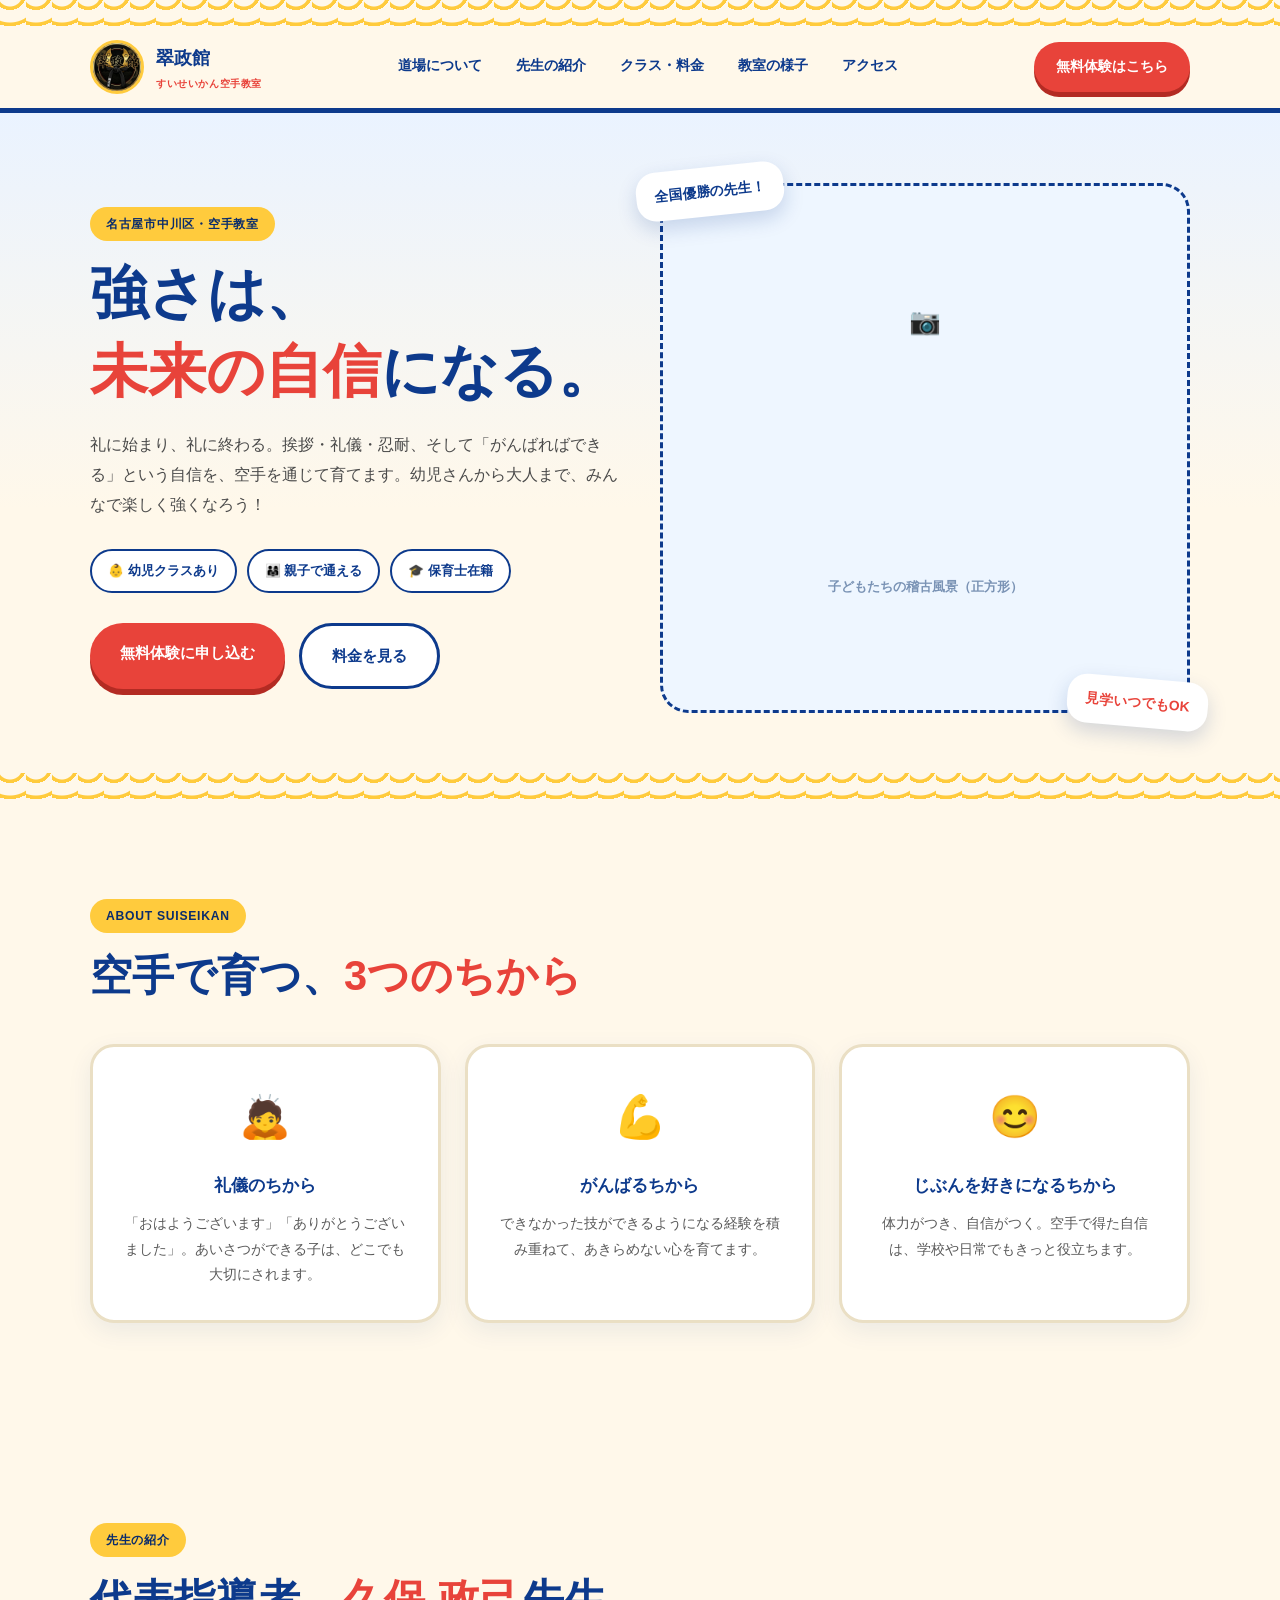
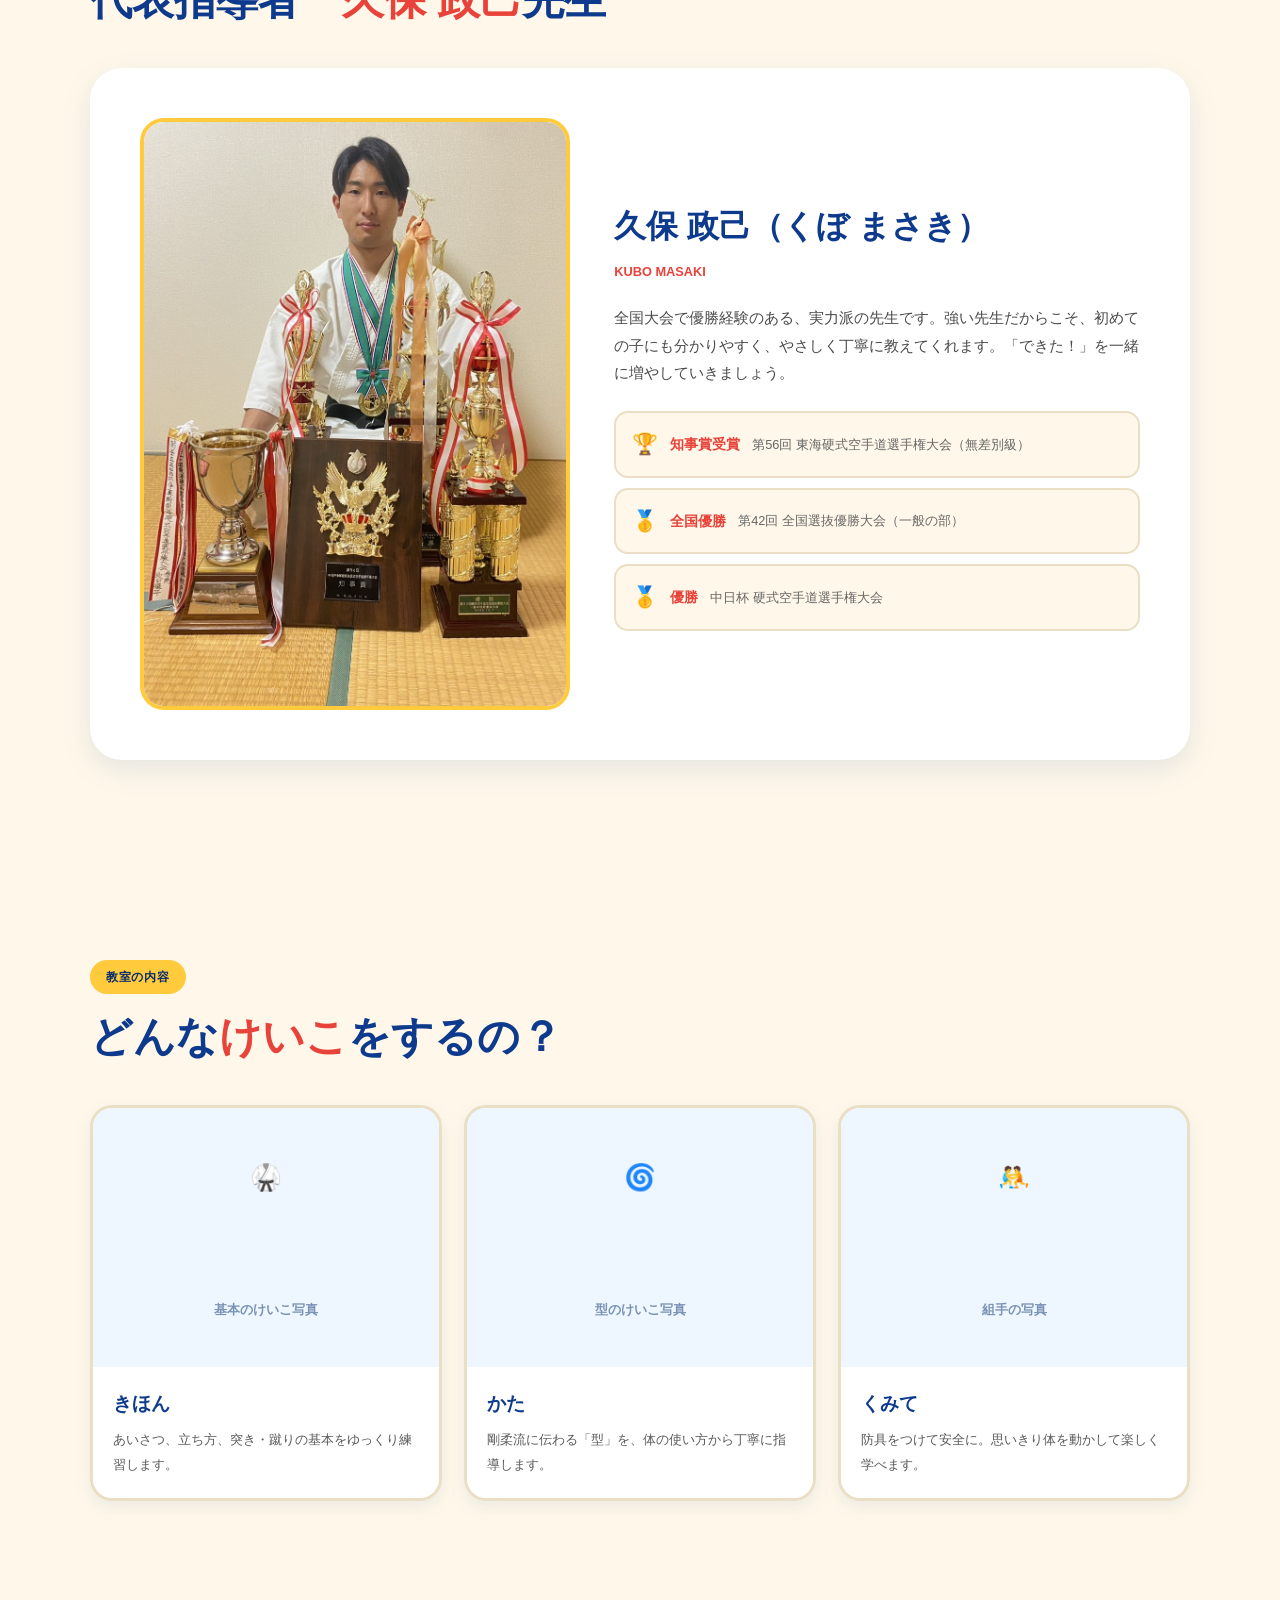
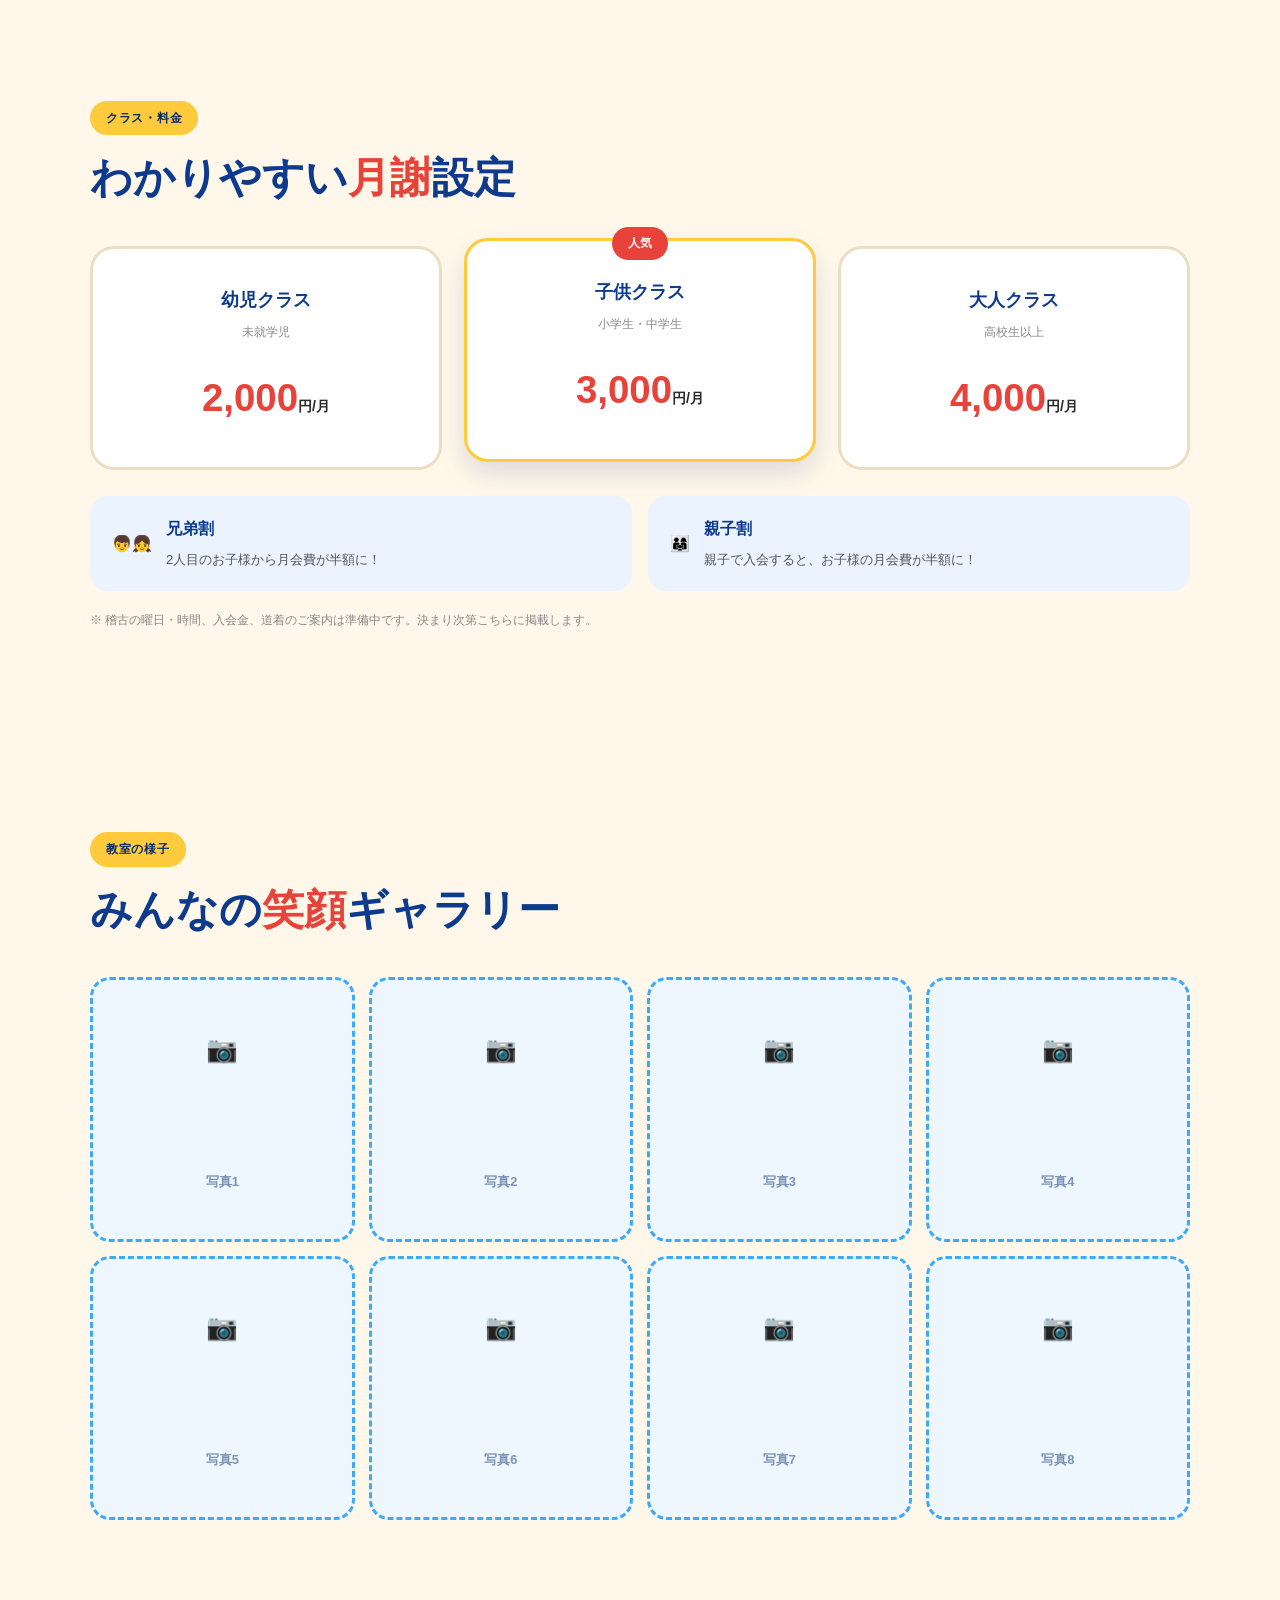
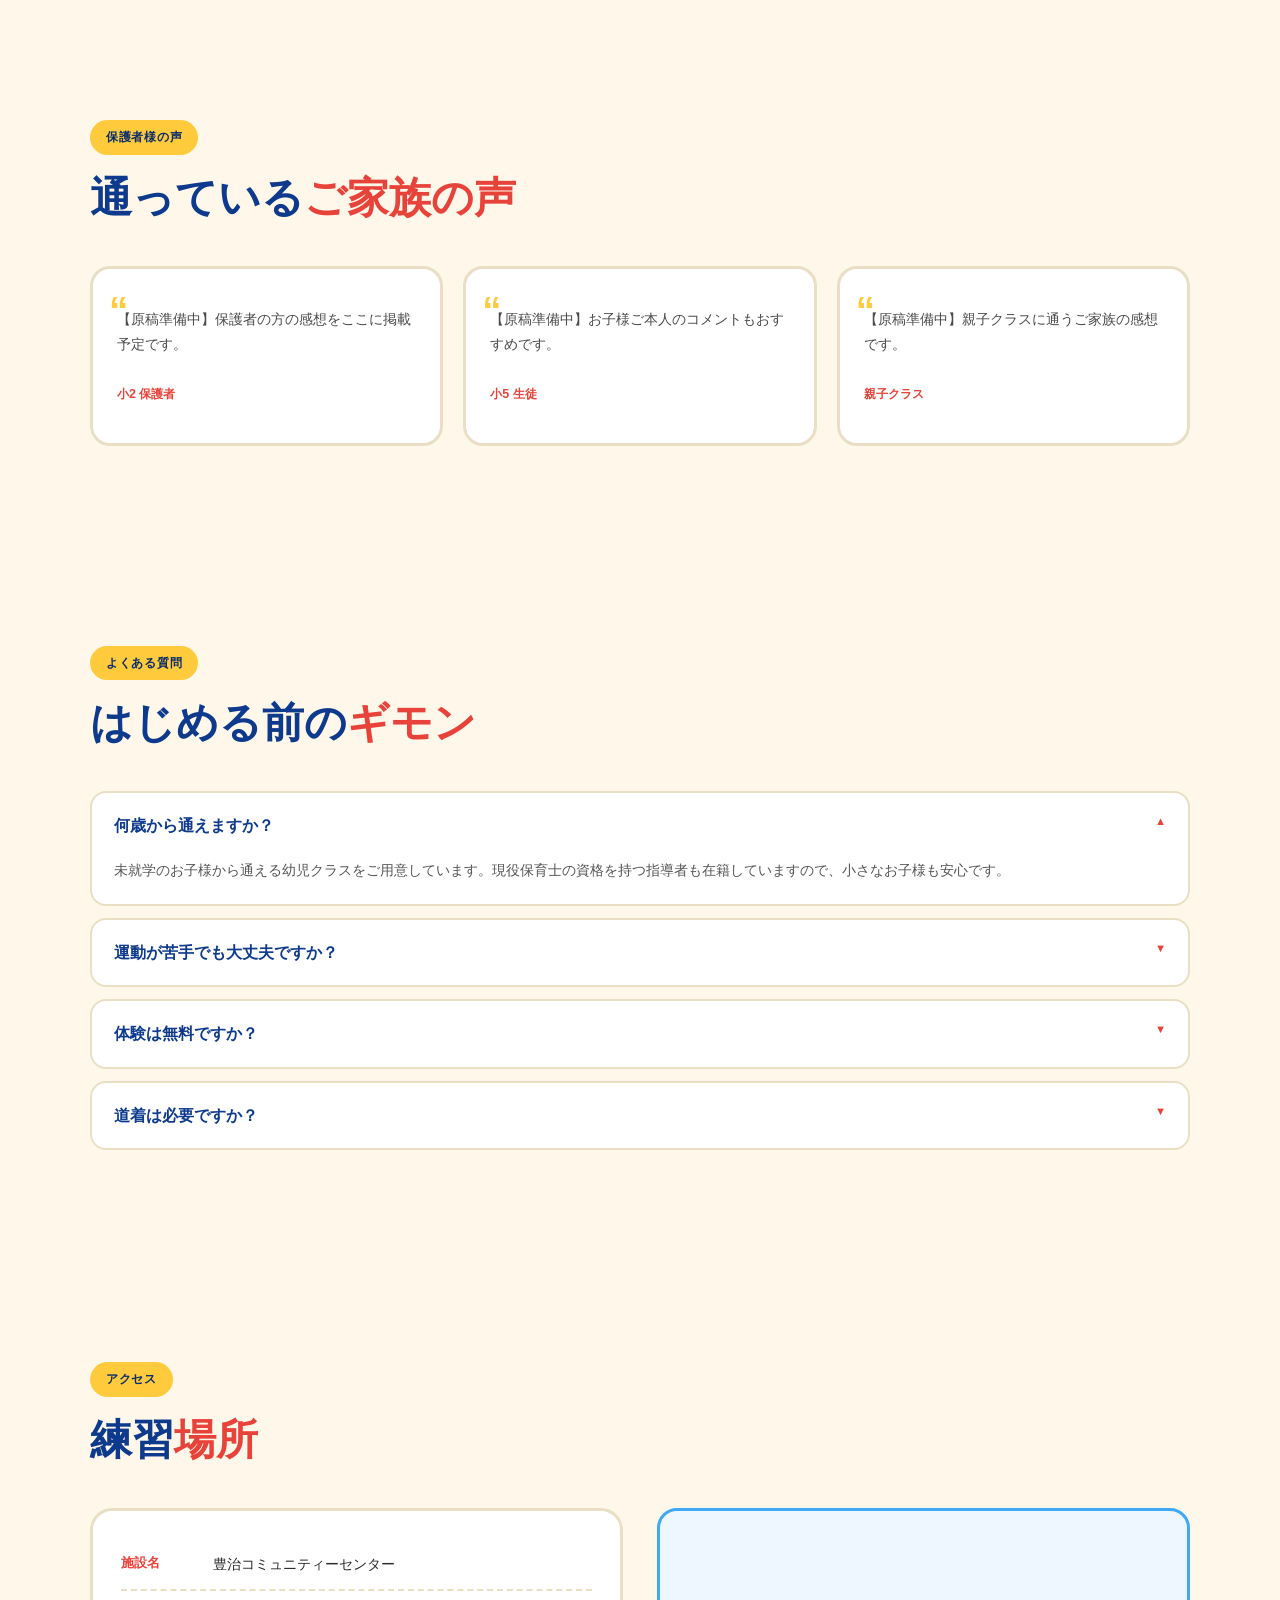
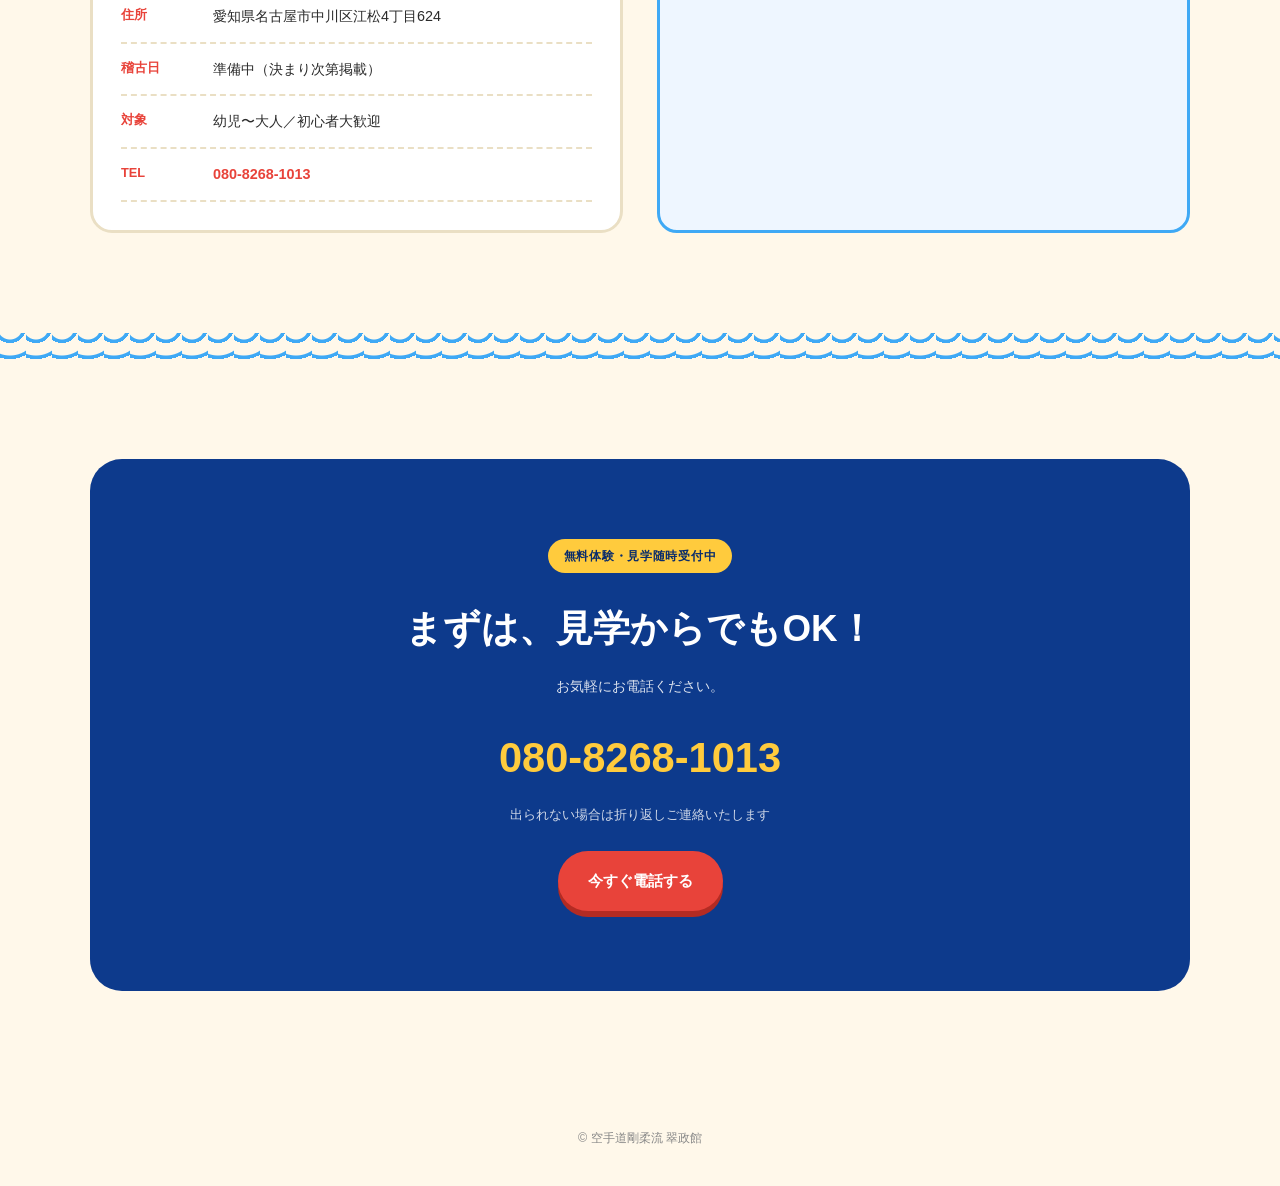
<file: B_kids-pop.html>
<!DOCTYPE html>
<html lang="ja">
<head>
<meta charset="UTF-8">
<meta name="viewport" content="width=device-width, initial-scale=1">
<title>空手道剛柔流 翠政館 ｜ 強さは、未来の自信。</title>
<link rel="preconnect" href="https://fonts.googleapis.com">
<link rel="preconnect" href="https://fonts.gstatic.com" crossorigin>
<link href="https://fonts.googleapis.com/css2?family=Zen+Maru+Gothic:wght@500;700;900&family=Nunito:wght@600;800&display=swap" rel="stylesheet">
<style>
:root{
  --navy:#0d3a8c; --navy-d:#0a2c6b; --red:#e8433a; --yellow:#ffcb3d; --sky:#3fa9f5;
  --cream:#fff8ea; --ink:#2b2b2b; --line:#eadfc4;
  --disp:"Zen Maru Gothic",sans-serif; --body:"Zen Maru Gothic",sans-serif;
}
*{box-sizing:border-box;margin:0;padding:0}
body{background:var(--cream);color:var(--ink);font-family:var(--body);line-height:1.85;font-feature-settings:"palt"}
a{color:inherit;text-decoration:none}
img{max-width:100%;display:block}
:focus-visible{outline:3px solid var(--sky);outline-offset:2px}
.wrap{width:min(1100px,92vw);margin-inline:auto}

/* 波々ボーダー装飾 */
.wave{height:26px;background:repeating-radial-gradient(circle at 10px -6px,transparent 0 12px,var(--yellow) 13px 16px);background-size:26px 26px}
.wave.blue{background:repeating-radial-gradient(circle at 10px -6px,transparent 0 12px,var(--sky) 13px 16px);background-size:26px 26px}

header{position:sticky;top:0;z-index:50;background:var(--cream);border-bottom:5px solid var(--navy)}
.nav{display:flex;align-items:center;justify-content:space-between;height:82px}
.brand{display:flex;align-items:center;gap:12px}
.brand img{width:54px;height:54px;border-radius:50%;border:3px solid var(--yellow)}
.brand b{font-size:1.15rem;font-weight:900;color:var(--navy)}
.brand span{display:block;font-size:.62rem;color:var(--red);font-weight:800;letter-spacing:.06em}
.menu{display:flex;gap:26px;font-size:.9rem;font-weight:700;color:var(--navy)}
.menu a{padding:8px 4px;border-bottom:3px solid transparent}
.menu a:hover{border-color:var(--yellow)}
.tel-btn{background:var(--red);color:#fff;padding:12px 22px;border-radius:40px;font-weight:800;font-size:.85rem;
  box-shadow:0 5px 0 #b32b23;transition:.15s}
.tel-btn:hover{transform:translateY(2px);box-shadow:0 3px 0 #b32b23}
.burger{display:none;background:none;border:0;font-size:1.6rem;color:var(--navy)}

.sec{padding:clamp(60px,8vw,100px) 0}
.eyebrow{display:inline-block;background:var(--yellow);color:var(--navy-d);font-weight:800;font-size:.76rem;
  padding:6px 16px;border-radius:20px;letter-spacing:.06em;margin-bottom:14px}
.sec-title{font-size:clamp(1.7rem,4vw,2.6rem);font-weight:900;color:var(--navy);margin-bottom:2.4rem;line-height:1.4}
.sec-title em{font-style:normal;color:var(--red)}

/* ヒーロー */
.hero{background:linear-gradient(180deg,#eaf3ff,var(--cream) 60%);position:relative;overflow:hidden}
.hero .wrap{display:grid;grid-template-columns:1fr 1fr;gap:40px;align-items:center;padding:70px 0 60px}
.hero h1{font-size:clamp(2.1rem,5.6vw,3.6rem);font-weight:900;color:var(--navy);line-height:1.35;margin-bottom:18px}
.hero h1 span{color:var(--red);position:relative;display:inline-block}
.hero h1 span::after{content:"";position:absolute;left:-4px;right:-4px;bottom:2px;height:.5em;background:var(--yellow);z-index:-1;opacity:.7}
.hero p{font-size:1.02rem;color:#4a4a4a;margin-bottom:30px}
.badges{display:flex;gap:10px;flex-wrap:wrap;margin-bottom:30px}
.badge{background:#fff;border:2px solid var(--navy);border-radius:30px;padding:8px 16px;font-size:.8rem;font-weight:800;color:var(--navy)}
.hero-cta{display:flex;gap:14px;flex-wrap:wrap}
.btn{padding:16px 30px;border-radius:44px;font-weight:800;font-size:.95rem;transition:.2s;display:inline-block}
.btn-red{background:var(--red);color:#fff;box-shadow:0 6px 0 #b32b23}
.btn-red:hover{transform:translateY(3px);box-shadow:0 3px 0 #b32b23}
.btn-out{background:#fff;color:var(--navy);border:3px solid var(--navy)}
.btn-out:hover{background:var(--navy);color:#fff}
.hero-ph{position:relative}
.hero-ph .ph{border-radius:28px;aspect-ratio:1/1;border-width:3px;border-color:var(--navy)}
.hero-ph .badge-fun{position:absolute;background:#fff;border-radius:20px;padding:12px 18px;font-weight:900;
  box-shadow:0 8px 20px rgba(13,58,140,.18);font-size:.86rem;color:var(--navy)}
.hero-ph .b1{top:-16px;left:-24px;transform:rotate(-6deg)}
.hero-ph .b2{bottom:-14px;right:-18px;transform:rotate(5deg);color:var(--red)}

/* 3ポイント */
.points{display:grid;grid-template-columns:repeat(3,1fr);gap:24px}
.point{background:#fff;border-radius:24px;padding:32px 26px;text-align:center;box-shadow:0 8px 24px rgba(13,58,140,.08);
  border:3px solid var(--line)}
.point .em{font-size:2.6rem;margin-bottom:14px}
.point h3{color:var(--navy);font-weight:900;font-size:1.06rem;margin-bottom:10px}
.point p{font-size:.86rem;color:#5a5a5a}

/* 代表 */
.master{display:grid;grid-template-columns:.9fr 1.1fr;gap:44px;align-items:center;background:#fff;
  border-radius:32px;padding:clamp(28px,4vw,50px);box-shadow:0 10px 30px rgba(13,58,140,.1)}
.master-photo img{border-radius:24px;border:4px solid var(--yellow)}
.master h2{color:var(--navy);font-size:clamp(1.5rem,3vw,2rem);font-weight:900;margin-bottom:4px}
.master .roma{color:var(--red);font-weight:800;font-size:.8rem;margin-bottom:20px}
.master p.lead{color:#4a4a4a;font-size:.94rem;margin-bottom:24px}
.trophy{display:flex;flex-direction:column;gap:10px}
.trophy .row{display:flex;align-items:center;gap:12px;background:#fff8ea;border-radius:14px;padding:12px 16px;
  border:2px solid var(--line)}
.trophy .row .cup{font-size:1.3rem}
.trophy .row b{color:var(--red);font-size:.9rem}
.trophy .row span{font-size:.8rem;color:#666}

/* 稽古 */
.keiko{display:grid;grid-template-columns:repeat(auto-fit,minmax(230px,1fr));gap:22px}
.keiko-card{background:#fff;border-radius:22px;overflow:hidden;box-shadow:0 6px 18px rgba(13,58,140,.08);border:3px solid var(--line)}
.keiko-card .ph{border-radius:0;border:none;aspect-ratio:4/3}
.keiko-card .tx{padding:20px}
.keiko-card h3{color:var(--navy);font-weight:900;margin-bottom:6px}
.keiko-card p{font-size:.84rem;color:#5a5a5a}

/* 写真枠共通 */
.ph{width:100%;border:3px dashed var(--sky);border-radius:20px;background:#eef6ff;display:grid;place-items:center;
  text-align:center;color:#7a93b5;font-size:.8rem;font-weight:700;gap:6px;aspect-ratio:16/9}
.ph .ico{font-size:1.6rem}
.gal{display:grid;grid-template-columns:repeat(4,1fr);gap:14px}
.gal .ph{aspect-ratio:1}

/* 料金 */
.fees{display:grid;grid-template-columns:repeat(3,1fr);gap:22px}
.fee{background:#fff;border-radius:24px;padding:34px 24px;text-align:center;border:3px solid var(--line);position:relative}
.fee.mid{border-color:var(--yellow);transform:translateY(-8px);box-shadow:0 12px 26px rgba(13,58,140,.14)}
.fee .tag{position:absolute;top:-14px;left:50%;transform:translateX(-50%);background:var(--red);color:#fff;
  font-size:.72rem;font-weight:800;padding:6px 16px;border-radius:20px}
.fee h3{color:var(--navy);font-weight:900;font-size:1.15rem;margin-bottom:4px}
.fee .age{font-size:.78rem;color:#888;margin-bottom:18px}
.fee .p{font-size:2.4rem;font-weight:900;color:var(--red)}
.fee .p small{font-size:.9rem;color:var(--ink)}
.discount{display:flex;gap:16px;flex-wrap:wrap;margin-top:26px}
.disc{flex:1 1 240px;background:#eaf3ff;border-radius:18px;padding:18px 22px;display:flex;gap:14px;align-items:center}
.disc b{color:var(--navy);font-weight:900}
.disc span{font-size:.82rem;color:#555}
.note{font-size:.78rem;color:#888;margin-top:18px}

/* 声 */
.voices{display:grid;grid-template-columns:repeat(3,1fr);gap:20px}
.voice{background:#fff;border-radius:20px;padding:24px;border:3px solid var(--line);position:relative}
.voice::before{content:"“";position:absolute;top:6px;left:16px;font-size:2.4rem;color:var(--yellow);font-weight:900}
.voice p{font-size:.86rem;color:#4a4a4a;padding-top:14px;margin-bottom:12px}
.voice .who{font-size:.78rem;color:var(--red);font-weight:800}

/* FAQ */
details{background:#fff;border-radius:16px;border:2px solid var(--line);margin-bottom:12px;overflow:hidden}
summary{padding:18px 22px;cursor:pointer;list-style:none;display:flex;justify-content:space-between;font-weight:800;color:var(--navy)}
summary::-webkit-details-marker{display:none}
summary::after{content:"▼";font-size:.7rem;color:var(--red)}
details[open] summary::after{content:"▲"}
details p{padding:0 22px 20px;font-size:.86rem;color:#555}

/* アクセス */
.access{display:grid;grid-template-columns:1fr 1fr;gap:34px}
.info-card{background:#fff;border-radius:22px;padding:28px;border:3px solid var(--line)}
.info-row{display:grid;grid-template-columns:80px 1fr;gap:12px;padding:12px 0;border-bottom:2px dashed var(--line);font-size:.9rem}
.info-row dt{color:var(--red);font-weight:800;font-size:.8rem}
.map-ph{aspect-ratio:auto;height:100%;min-height:260px}
.map-ph.filled{padding:0;border-style:solid;overflow:hidden}
.map-ph.filled iframe{width:100%;height:100%;border:0;display:block}


/* CTA */
.cta{background:var(--navy);color:#fff;text-align:center;border-radius:32px;margin-inline:auto;
  width:min(1100px,92vw);padding:clamp(50px,7vw,80px) 30px;position:relative;overflow:hidden}
.cta h2{font-size:clamp(1.5rem,3.6vw,2.3rem);font-weight:900;margin:.5rem 0 10px}
.cta .tel{font-size:clamp(1.8rem,4vw,2.6rem);font-weight:900;color:var(--yellow);display:inline-block;margin:20px 0 6px}
.cta small{display:block;opacity:.8;font-size:.8rem}
.cta .eyebrow{background:var(--yellow)}

footer{text-align:center;padding:36px 0;font-size:.78rem;color:#888}

@media(max-width:900px){
  .menu{display:none}
  .burger{display:block}
  .menu.open{display:flex;flex-direction:column;position:absolute;top:82px;left:0;right:0;background:var(--cream);
    border-bottom:4px solid var(--navy);padding:10px 0}
  .menu.open a{padding:14px 6vw;border-bottom:1px solid var(--line)}
  .hero .wrap{grid-template-columns:1fr}
  .hero-ph{order:-1}
  .points,.fees,.voices,.master,.access{grid-template-columns:1fr}
  .gal{grid-template-columns:repeat(2,1fr)}
  .fee.mid{transform:none}
}
</style>
</head>
<body>

<div class="wave"></div>
<header>
  <div class="wrap nav">
    <a href="#top" class="brand">
      <img src="images/logo.png" alt="翠政館ロゴ">
      <b>翠政館<span>すいせいかん空手教室</span></b>
    </a>
    <nav class="menu" id="menu">
      <a href="#about">道場について</a>
      <a href="#master">先生の紹介</a>
      <a href="#fee">クラス・料金</a>
      <a href="#gallery">教室の様子</a>
      <a href="#access">アクセス</a>
    </nav>
    <a href="tel:08082681013" class="tel-btn">無料体験はこちら</a>
    <button class="burger" id="burger" aria-label="メニュー">☰</button>
  </div>
</header>

<section class="hero" id="top">
  <div class="wrap">
    <div>
      <span class="eyebrow">名古屋市中川区・空手教室</span>
      <h1>強さは、<br><span>未来の自信</span>になる。</h1>
      <p>礼に始まり、礼に終わる。挨拶・礼儀・忍耐、そして「がんばればできる」という自信を、空手を通じて育てます。幼児さんから大人まで、みんなで楽しく強くなろう！</p>
      <div class="badges">
        <span class="badge">👶 幼児クラスあり</span>
        <span class="badge">👨‍👩‍👧 親子で通える</span>
        <span class="badge">🎓 保育士在籍</span>
      </div>
      <div class="hero-cta">
        <a href="tel:08082681013" class="btn btn-red">無料体験に申し込む</a>
        <a href="#fee" class="btn btn-out">料金を見る</a>
      </div>
    </div>
    <div class="hero-ph">
      <div class="ph" style="aspect-ratio:1/1"><span class="ico">📷</span>子どもたちの稽古風景（正方形）</div>
      <div class="badge-fun b1">全国優勝の先生！</div>
      <div class="badge-fun b2">見学いつでもOK</div>
    </div>
  </div>
</section>
<div class="wave"></div>

<section class="sec wrap" id="about">
  <span class="eyebrow">ABOUT SUISEIKAN</span>
  <h2 class="sec-title">空手で育つ、<em>3つのちから</em></h2>
  <div class="points">
    <div class="point"><div class="em">🙇</div><h3>礼儀のちから</h3><p>「おはようございます」「ありがとうございました」。あいさつができる子は、どこでも大切にされます。</p></div>
    <div class="point"><div class="em">💪</div><h3>がんばるちから</h3><p>できなかった技ができるようになる経験を積み重ねて、あきらめない心を育てます。</p></div>
    <div class="point"><div class="em">😊</div><h3>じぶんを好きになるちから</h3><p>体力がつき、自信がつく。空手で得た自信は、学校や日常でもきっと役立ちます。</p></div>
  </div>
</section>

<section class="sec wrap" id="master">
  <span class="eyebrow">先生の紹介</span>
  <h2 class="sec-title">代表指導者　<em>久保 政己</em>先生</h2>
  <div class="master">
    <div class="master-photo"><img src="images/master.jpg" alt="久保政己先生"></div>
    <div>
      <h2>久保 政己（くぼ まさき）</h2>
      <p class="roma">KUBO MASAKI</p>
      <p class="lead">全国大会で優勝経験のある、実力派の先生です。強い先生だからこそ、初めての子にも分かりやすく、やさしく丁寧に教えてくれます。「できた！」を一緒に増やしていきましょう。</p>
      <div class="trophy">
        <div class="row"><span class="cup">🏆</span><b>知事賞受賞</b><span>第56回 東海硬式空手道選手権大会（無差別級）</span></div>
        <div class="row"><span class="cup">🥇</span><b>全国優勝</b><span>第42回 全国選抜優勝大会（一般の部）</span></div>
        <div class="row"><span class="cup">🥇</span><b>優勝</b><span>中日杯 硬式空手道選手権大会</span></div>
      </div>
    </div>
  </div>
</section>

<section class="sec wrap">
  <span class="eyebrow">教室の内容</span>
  <h2 class="sec-title">どんな<em>けいこ</em>をするの？</h2>
  <div class="keiko">
    <div class="keiko-card"><div class="ph"><span class="ico">🥋</span>基本のけいこ写真</div><div class="tx"><h3>きほん</h3><p>あいさつ、立ち方、突き・蹴りの基本をゆっくり練習します。</p></div></div>
    <div class="keiko-card"><div class="ph"><span class="ico">🌀</span>型のけいこ写真</div><div class="tx"><h3>かた</h3><p>剛柔流に伝わる「型」を、体の使い方から丁寧に指導します。</p></div></div>
    <div class="keiko-card"><div class="ph"><span class="ico">🤼</span>組手の写真</div><div class="tx"><h3>くみて</h3><p>防具をつけて安全に。思いきり体を動かして楽しく学べます。</p></div></div>
  </div>
</section>

<section class="sec wrap" id="fee">
  <span class="eyebrow">クラス・料金</span>
  <h2 class="sec-title">わかりやすい<em>月謝</em>設定</h2>
  <div class="fees">
    <div class="fee"><h3>幼児クラス</h3><p class="age">未就学児</p><p class="p">2,000<small>円/月</small></p></div>
    <div class="fee mid"><span class="tag">人気</span><h3>子供クラス</h3><p class="age">小学生・中学生</p><p class="p">3,000<small>円/月</small></p></div>
    <div class="fee"><h3>大人クラス</h3><p class="age">高校生以上</p><p class="p">4,000<small>円/月</small></p></div>
  </div>
  <div class="discount">
    <div class="disc">👦👧<div><b>兄弟割</b><br><span>2人目のお子様から月会費が半額に！</span></div></div>
    <div class="disc">👨‍👩‍👧<div><b>親子割</b><br><span>親子で入会すると、お子様の月会費が半額に！</span></div></div>
  </div>
  <p class="note">※ 稽古の曜日・時間、入会金、道着のご案内は準備中です。決まり次第こちらに掲載します。</p>
</section>

<section class="sec wrap" id="gallery">
  <span class="eyebrow">教室の様子</span>
  <h2 class="sec-title">みんなの<em>笑顔</em>ギャラリー</h2>
  <div class="gal">
    <div class="ph"><span class="ico">📷</span>写真1</div>
    <div class="ph"><span class="ico">📷</span>写真2</div>
    <div class="ph"><span class="ico">📷</span>写真3</div>
    <div class="ph"><span class="ico">📷</span>写真4</div>
    <div class="ph"><span class="ico">📷</span>写真5</div>
    <div class="ph"><span class="ico">📷</span>写真6</div>
    <div class="ph"><span class="ico">📷</span>写真7</div>
    <div class="ph"><span class="ico">📷</span>写真8</div>
  </div>
</section>

<section class="sec wrap">
  <span class="eyebrow">保護者様の声</span>
  <h2 class="sec-title">通っている<em>ご家族の声</em></h2>
  <div class="voices">
    <div class="voice"><p>【原稿準備中】保護者の方の感想をここに掲載予定です。</p><p class="who">小2 保護者</p></div>
    <div class="voice"><p>【原稿準備中】お子様ご本人のコメントもおすすめです。</p><p class="who">小5 生徒</p></div>
    <div class="voice"><p>【原稿準備中】親子クラスに通うご家族の感想です。</p><p class="who">親子クラス</p></div>
  </div>
</section>

<section class="sec wrap">
  <span class="eyebrow">よくある質問</span>
  <h2 class="sec-title">はじめる前の<em>ギモン</em></h2>
  <details open><summary>何歳から通えますか？</summary><p>未就学のお子様から通える幼児クラスをご用意しています。現役保育士の資格を持つ指導者も在籍していますので、小さなお子様も安心です。</p></details>
  <details><summary>運動が苦手でも大丈夫ですか？</summary><p>大丈夫です。ほとんどのお子様が未経験からのスタート。一人ひとりのペースに合わせて指導します。</p></details>
  <details><summary>体験は無料ですか？</summary><p>無料体験を随時受け付けています。見学だけでもOKですので、お気軽にお電話ください。</p></details>
  <details><summary>道着は必要ですか？</summary><p>体験時は動きやすい服装でお越しください。道着のご案内は準備中です。</p></details>
</section>

<section class="sec wrap" id="access">
  <span class="eyebrow">アクセス</span>
  <h2 class="sec-title">練習<em>場所</em></h2>
  <div class="access">
    <div class="info-card">
      <div class="info-row"><dt>施設名</dt><dd>豊治コミュニティーセンター</dd></div>
      <div class="info-row"><dt>住所</dt><dd>愛知県名古屋市中川区江松4丁目624</dd></div>
      <div class="info-row"><dt>稽古日</dt><dd>準備中（決まり次第掲載）</dd></div>
      <div class="info-row"><dt>対象</dt><dd>幼児〜大人／初心者大歓迎</dd></div>
      <div class="info-row"><dt>TEL</dt><dd><a href="tel:08082681013" style="color:var(--red);font-weight:800">080-8268-1013</a></dd></div>
    </div>
    <div class="ph map-ph filled"><iframe src="https://www.google.com/maps/embed?pb=!1m18!1m12!1m3!1d3263.404176293865!2d136.82259426175784!3d35.12158609012284!2m3!1f0!2f0!3f0!3m2!1i1024!2i768!4f13.1!3m3!1m2!1s0x60039d61c3a2d39d%3A0xaff6fc7b0d9c0abc!2z6LGK5rK744Kz44Of44Ol44OL44OG44Kj44K744Oz44K_44O8!5e0!3m2!1sja!2sjp!4v1783864187555!5m2!1sja!2sjp" loading="lazy" referrerpolicy="strict-origin-when-cross-origin" allowfullscreen title="道場アクセスマップ"></iframe></div>
  </div>
</section>

<div class="wave blue"></div>
<section class="sec">
  <div class="cta wrap">
    <span class="eyebrow">無料体験・見学随時受付中</span>
    <h2>まずは、見学からでもOK！</h2>
    <p style="opacity:.85;font-size:.9rem">お気軽にお電話ください。</p>
    <a href="tel:08082681013" class="tel">080-8268-1013</a>
    <small>出られない場合は折り返しご連絡いたします</small>
    <div class="hero-cta" style="justify-content:center;margin-top:24px">
      <a href="tel:08082681013" class="btn btn-red">今すぐ電話する</a>
    </div>
  </div>
</section>

<footer>© 空手道剛柔流 翠政館</footer>

<script>
  const b=document.getElementById('burger'),m=document.getElementById('menu');
  b.addEventListener('click',()=>m.classList.toggle('open'));
  m.addEventListener('click',e=>{if(e.target.tagName==='A')m.classList.remove('open')});
</script>
</body>
</html>
</file>
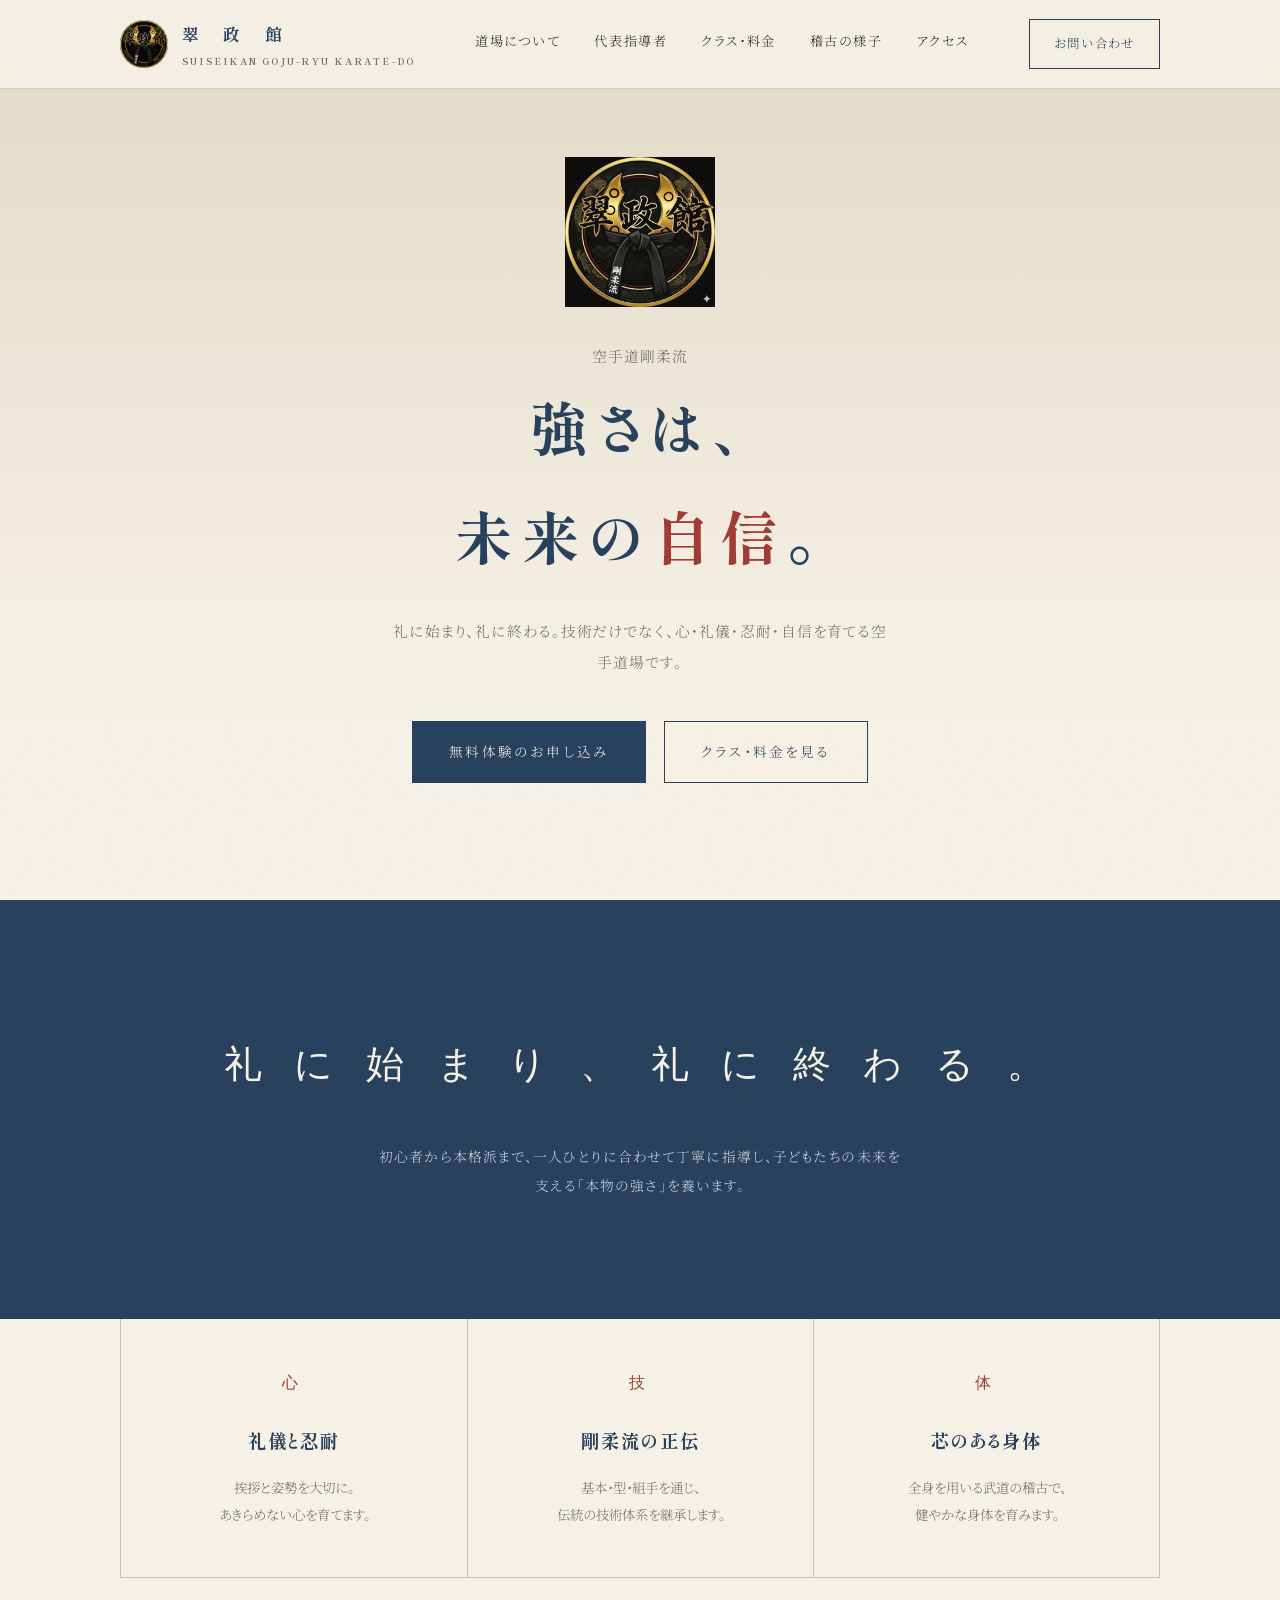
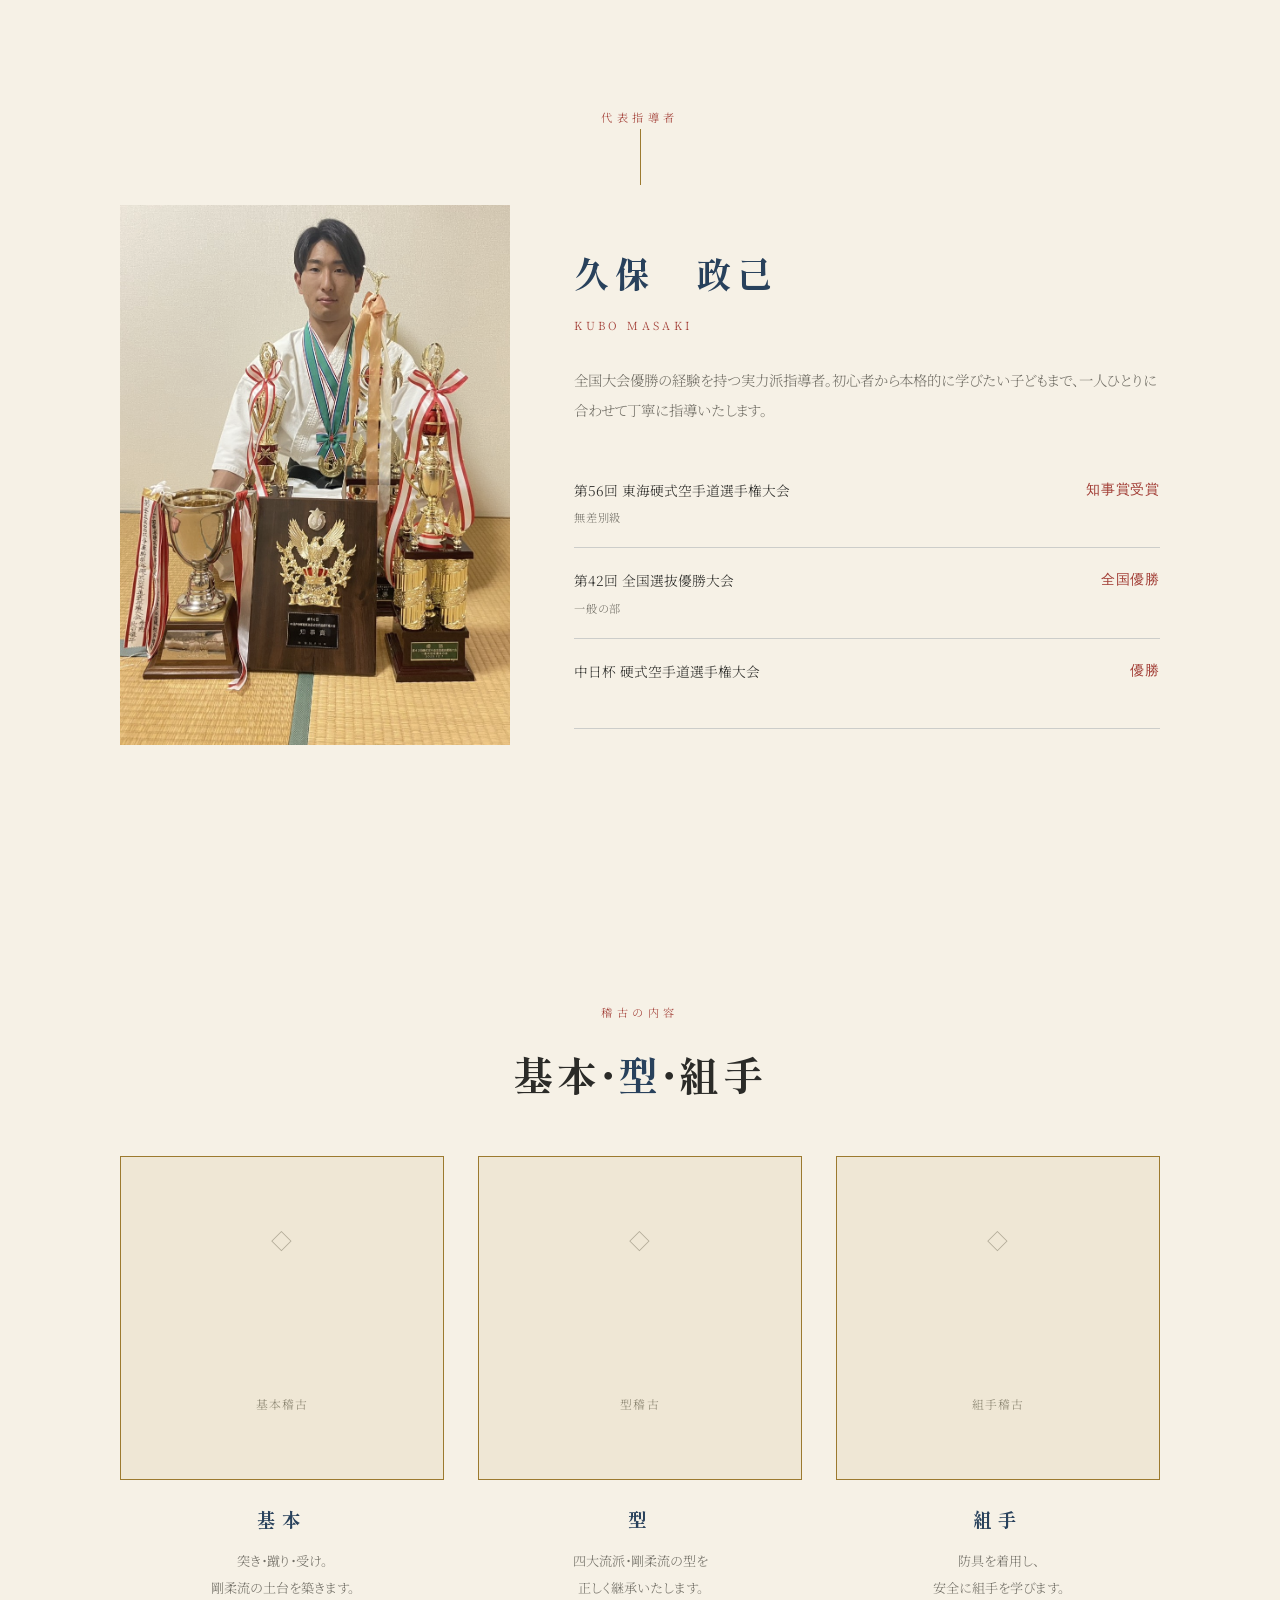
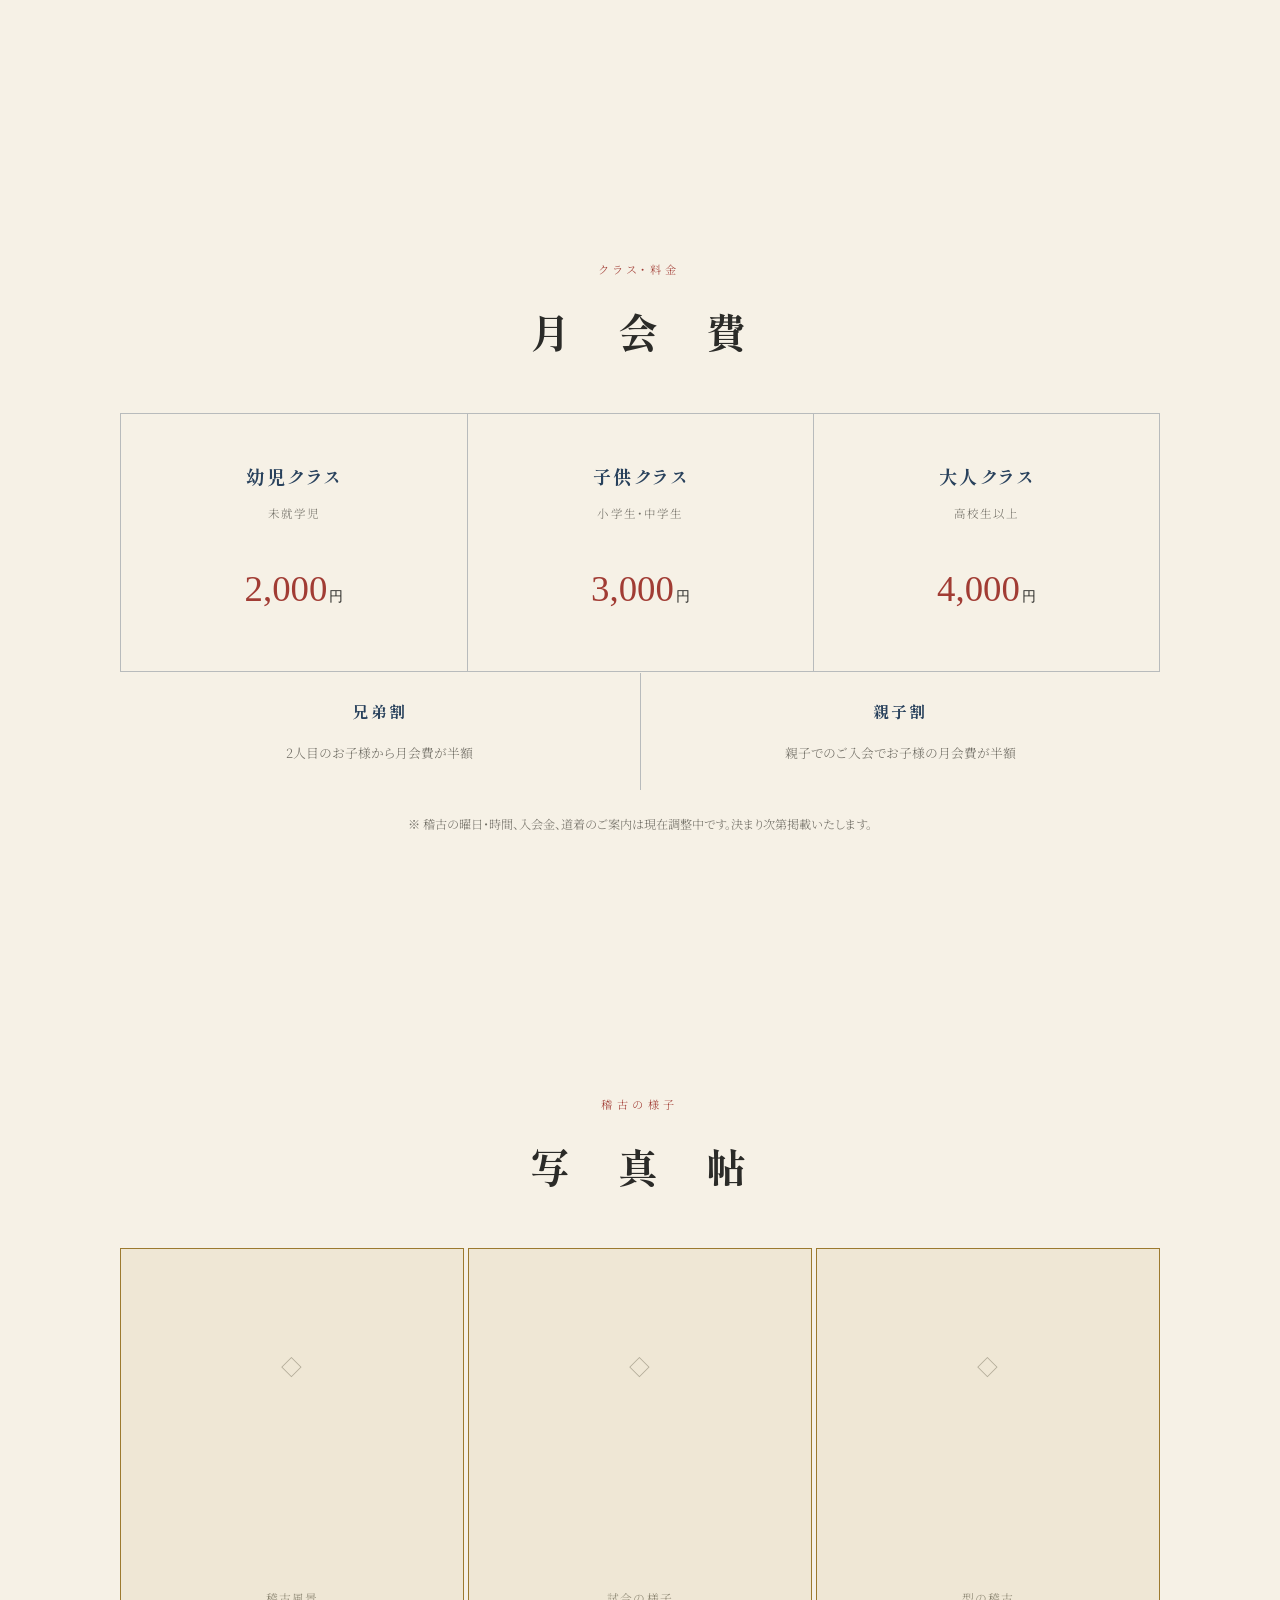
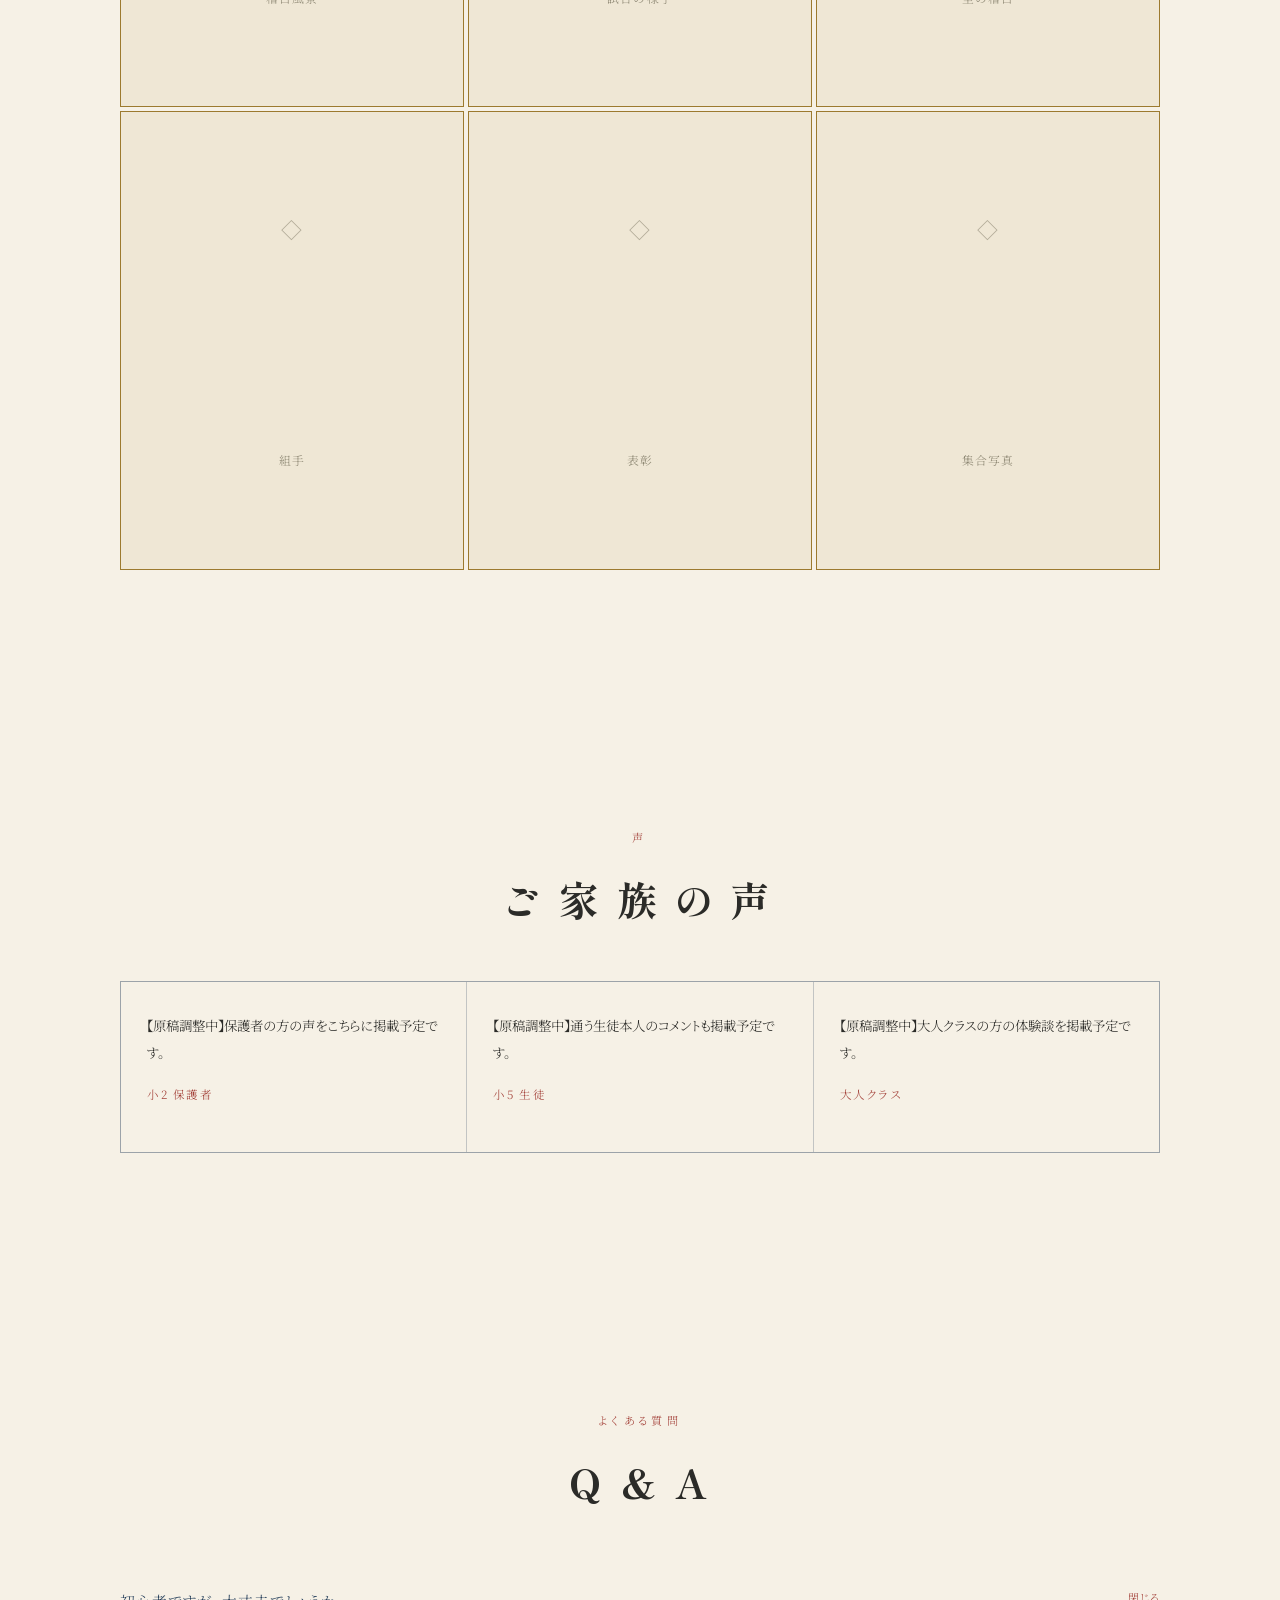
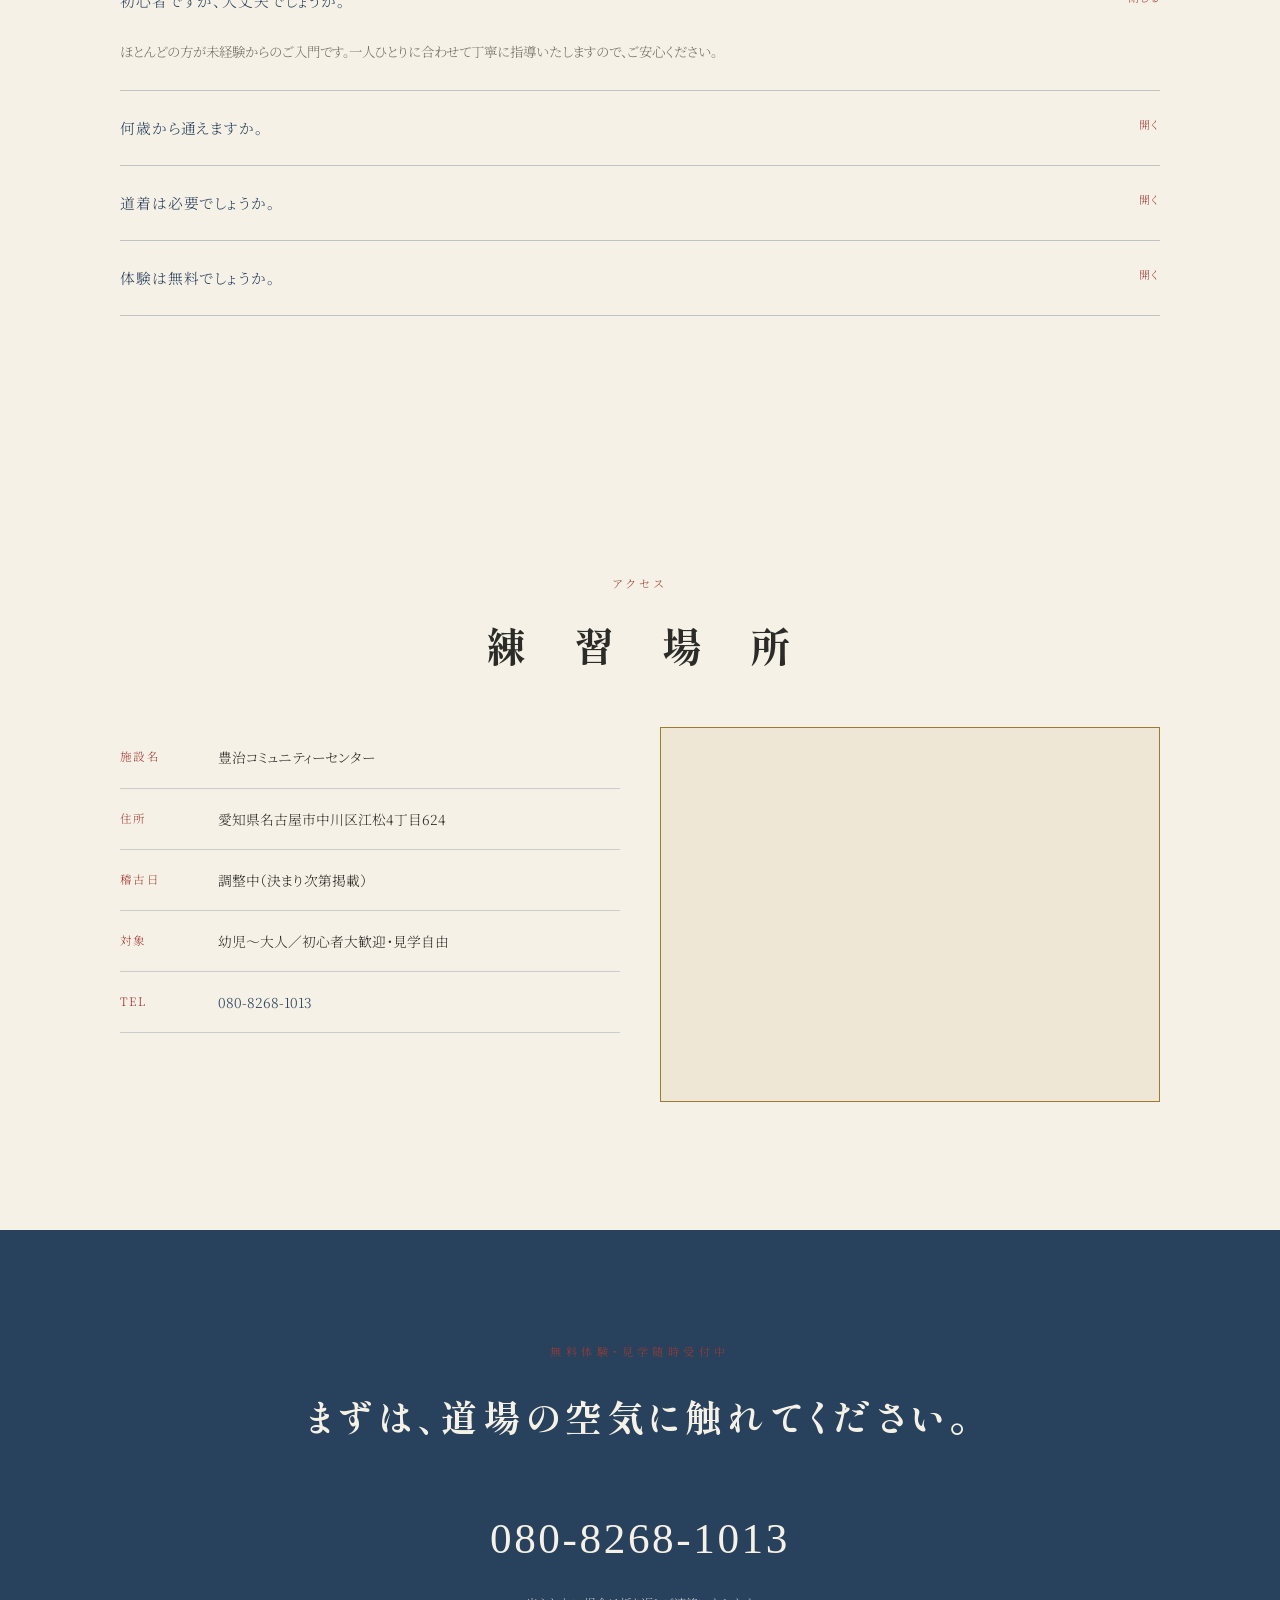
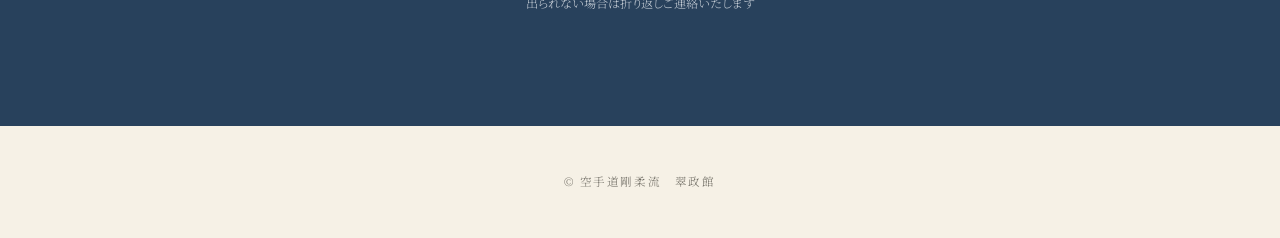
<file: C_wafu-dentou.html>
<!DOCTYPE html>
<html lang="ja">
<head>
<meta charset="UTF-8">
<meta name="viewport" content="width=device-width, initial-scale=1">
<title>空手道剛柔流 翠政館 ｜ 礼に始まり、礼に終わる。</title>
<link rel="preconnect" href="https://fonts.googleapis.com">
<link rel="preconnect" href="https://fonts.gstatic.com" crossorigin>
<link href="https://fonts.googleapis.com/css2?family=Shippori+Mincho:wght@500;700&family=Noto+Serif+JP:wght@300;400;600&display=swap" rel="stylesheet">
<style>
:root{
  --nerimu:#212a37; --ai:#28415c; --sumi:#2b2b28;
  --washi:#f6f1e6; --washi2:#efe7d5;
  --shu:#a13c34; --kin:#9c7a2f;
  --gray:#726f66;
  --disp:"Shippori Mincho",serif; --body:"Noto Serif JP",serif;
}
*{box-sizing:border-box;margin:0;padding:0}
body{background:var(--washi);color:var(--sumi);font-family:var(--body);font-weight:300;
  line-height:2.05;font-feature-settings:"palt"}
a{color:inherit;text-decoration:none}
img{max-width:100%;display:block}
:focus-visible{outline:2px solid var(--shu);outline-offset:3px}
.wrap{width:min(1040px,90vw);margin-inline:auto}

body::before{content:"";position:fixed;inset:0;z-index:-1;opacity:.5;pointer-events:none;
  background-image:url("data:image/svg+xml,%3Csvg xmlns='http://www.w3.org/2000/svg' width='120' height='120'%3E%3Cfilter id='n'%3E%3CfeTurbulence baseFrequency='0.9' numOctaves='2' result='t'/%3E%3CfeColorMatrix in='t' type='matrix' values='0 0 0 0 0.53 0 0 0 0 0.49 0 0 0 0 0.4 0 0 0 0.04 0'/%3E%3C/filter%3E%3Crect width='120' height='120' filter='url(%23n)'/%3E%3C/svg%3E");}

header{position:fixed;top:0;left:0;right:0;z-index:50;background:rgba(246,241,230,.92);backdrop-filter:blur(6px);
  border-bottom:1px solid rgba(41,65,92,.2)}
.nav{display:flex;align-items:center;justify-content:space-between;height:88px}
.brand{display:flex;align-items:center;gap:14px}
.brand img{width:48px;height:48px;border-radius:50%}
.brand b{font-family:var(--disp);font-size:1.05rem;letter-spacing:.22em;font-weight:700;color:var(--ai)}
.brand span{display:block;font-size:.58rem;letter-spacing:.24em;color:var(--gray)}
.menu{display:flex;gap:34px;font-size:.82rem;letter-spacing:.12em;color:var(--sumi)}
.menu a{position:relative;padding-bottom:6px}
.menu a::after{content:"";position:absolute;left:50%;bottom:0;width:0;height:1px;background:var(--shu);transition:.3s;transform:translateX(-50%)}
.menu a:hover::after{width:100%}
.tel-btn{border:1px solid var(--ai);color:var(--ai);padding:11px 24px;font-size:.78rem;letter-spacing:.14em;transition:.25s}
.tel-btn:hover{background:var(--ai);color:var(--washi)}
.burger{display:none;background:none;border:0;font-size:1.4rem;color:var(--ai)}

.sec{padding:clamp(80px,10vw,140px) 0}
.eyebrow{font-size:.7rem;letter-spacing:.4em;color:var(--shu)}
.sec-title{font-family:var(--disp);font-weight:700;font-size:clamp(1.7rem,3.6vw,2.5rem);letter-spacing:.1em;
  margin:1rem 0 3rem;line-height:1.7}
.sec-title em{font-style:normal;color:var(--ai)}
.rule{width:1px;height:56px;background:var(--kin);margin:0 auto 20px}

/* ヒーロー */
.hero{min-height:100svh;position:relative;display:grid;place-items:center;text-align:center;padding:130px 0 90px}
.hero .ph{position:absolute;inset:0;border:none;border-radius:0;background:#dcd4c0}
.hero .ph::after{content:"";position:absolute;inset:0;background:linear-gradient(180deg,rgba(246,241,230,.15),rgba(246,241,230,.94) 88%)}
.hero-inner{position:relative;z-index:2}
.hero-logo{width:clamp(110px,14vw,150px);margin:0 auto 34px;opacity:.94}
.hero h1{font-family:var(--disp);font-weight:700;font-size:clamp(2.1rem,5.6vw,3.6rem);letter-spacing:.16em;
  line-height:1.9;color:var(--ai);margin-bottom:26px}
.hero h1 .r{color:var(--shu)}
.hero p{color:var(--gray);font-size:.92rem;letter-spacing:.06em;max-width:34em;margin-inline:auto}
.hero-cta{display:flex;gap:18px;justify-content:center;flex-wrap:wrap;margin-top:44px}
.btn{padding:16px 36px;letter-spacing:.16em;font-size:.85rem;transition:.28s;border:1px solid var(--ai)}
.btn-fill{background:var(--ai);color:var(--washi)}
.btn-fill:hover{background:var(--shu);border-color:var(--shu)}
.btn-line{color:var(--ai)}
.btn-line:hover{background:var(--ai);color:var(--washi)}

/* 理念 */
.creed{background:var(--ai);color:var(--washi);text-align:center;padding:clamp(80px,10vw,120px) 0}
.creed p.jp{font-family:var(--disp);font-size:clamp(1.5rem,3.6vw,2.4rem);letter-spacing:.3em;line-height:2.3;margin-bottom:34px}
.creed p.sub{font-size:.86rem;letter-spacing:.08em;color:#cfd6de;max-width:38em;margin-inline:auto}

/* 三徳 */
.pillars{display:grid;grid-template-columns:repeat(3,1fr);gap:0;border-top:1px solid rgba(41,65,92,.25)}
.pillar{padding:48px 30px;text-align:center;border-left:1px solid rgba(41,65,92,.25)}
.pillar:first-child{border-left:none}
.pillar .k{font-family:var(--disp);font-size:1rem;letter-spacing:.5em;color:var(--shu);margin-bottom:22px}
.pillar h3{font-family:var(--disp);font-size:1.15rem;letter-spacing:.1em;margin-bottom:16px;color:var(--ai)}
.pillar p{font-size:.84rem;color:var(--gray);line-height:2}

/* 代表 */
.master{display:grid;grid-template-columns:.8fr 1.2fr;gap:clamp(30px,5vw,70px);align-items:center}
.master-photo img{filter:grayscale(.15) sepia(.06)}
.master h2{font-family:var(--disp);font-size:clamp(1.6rem,3.2vw,2.2rem);letter-spacing:.16em;color:var(--ai);margin:1rem 0 .3rem}
.master .roma{font-size:.7rem;letter-spacing:.3em;color:var(--shu);margin-bottom:28px}
.master .lead{color:var(--gray);font-size:.9rem;margin-bottom:34px}
.record-row{display:flex;justify-content:space-between;gap:16px;padding:18px 0;border-bottom:1px solid rgba(41,65,92,.2);
  font-size:.86rem}
.record-row .t small{display:block;color:var(--gray);font-size:.7rem;letter-spacing:.06em;margin-top:2px}
.record-row .r{font-family:var(--disp);color:var(--shu);white-space:nowrap;letter-spacing:.06em}

/* 稽古 */
.keiko{display:grid;grid-template-columns:repeat(3,1fr);gap:34px}
.keiko-card{text-align:center}
.keiko-card .ph{aspect-ratio:1;margin-bottom:20px}
.keiko-card h3{font-family:var(--disp);letter-spacing:.3em;color:var(--ai);margin-bottom:10px}
.keiko-card p{font-size:.82rem;color:var(--gray)}

/* 写真枠 */
.ph{width:100%;border:1px solid var(--kin);background:var(--washi2);display:grid;place-items:center;text-align:center;
  color:#8a8470;font-size:.74rem;letter-spacing:.1em;gap:6px;aspect-ratio:16/9}
.ph .ico{font-size:1.3rem;opacity:.6}
.gal{display:grid;grid-template-columns:repeat(3,1fr);gap:4px}
.gal .ph{aspect-ratio:3/4}

/* 料金 */
.fees{display:grid;grid-template-columns:repeat(3,1fr);border:1px solid rgba(41,65,92,.3)}
.fee{padding:44px 26px;text-align:center;border-left:1px solid rgba(41,65,92,.3)}
.fee:first-child{border-left:none}
.fee h3{font-family:var(--disp);font-size:1.15rem;letter-spacing:.14em;color:var(--ai);margin-bottom:6px}
.fee .age{font-size:.72rem;color:var(--gray);letter-spacing:.1em;margin-bottom:26px}
.fee .p{font-family:var(--disp);font-size:2.3rem;color:var(--shu)}
.fee .p small{font-size:.85rem;color:var(--sumi);margin-left:2px}
.discount{display:flex;gap:1px;background:rgba(41,65,92,.3);margin-top:1px}
.disc{flex:1;background:var(--washi);padding:22px 26px;text-align:center}
.disc b{font-family:var(--disp);color:var(--ai);letter-spacing:.14em;display:block;margin-bottom:8px}
.disc span{font-size:.8rem;color:var(--gray)}
.note{font-size:.76rem;color:var(--gray);margin-top:22px;text-align:center}

/* 声 */
.voices{display:grid;grid-template-columns:repeat(3,1fr);gap:1px;background:rgba(41,65,92,.25);
  border:1px solid rgba(41,65,92,.25)}
.voice{background:var(--washi);padding:30px 26px}
.voice p{font-size:.84rem;color:var(--sumi);margin-bottom:16px}
.voice .who{font-size:.72rem;color:var(--shu);letter-spacing:.14em}

/* FAQ */
details{border-bottom:1px solid rgba(41,65,92,.25)}
summary{padding:22px 0;cursor:pointer;list-style:none;display:flex;justify-content:space-between;font-size:.92rem;
  letter-spacing:.06em;color:var(--ai)}
summary::-webkit-details-marker{display:none}
summary::after{content:"開く";font-size:.68rem;color:var(--shu);letter-spacing:.1em}
details[open] summary::after{content:"閉じる"}
details p{padding:0 0 24px;font-size:.84rem;color:var(--gray)}

/* アクセス */
.access{display:grid;grid-template-columns:1fr 1fr;gap:40px}
.info-row{display:grid;grid-template-columns:84px 1fr;gap:14px;padding:16px 0;border-bottom:1px solid rgba(41,65,92,.2);font-size:.86rem}
.info-row dt{color:var(--shu);font-size:.72rem;letter-spacing:.12em;padding-top:2px}
.map-ph{aspect-ratio:4/3}
.map-ph.filled{padding:0;border-style:solid;overflow:hidden}
.map-ph.filled iframe{width:100%;height:100%;border:0;display:block}


/* CTA */
.cta{background:var(--ai);color:var(--washi);text-align:center;padding:clamp(70px,9vw,110px) 0}
.cta h2{font-family:var(--disp);font-size:clamp(1.5rem,3.4vw,2.3rem);letter-spacing:.14em;margin:1rem 0 16px}
.cta .tel{font-family:var(--disp);font-size:clamp(1.8rem,4vw,2.7rem);letter-spacing:.06em;display:inline-block;margin:24px 0 8px}
.cta small{display:block;color:#c3cbd4;font-size:.76rem}

footer{padding:44px 0;text-align:center;font-size:.72rem;color:var(--gray);letter-spacing:.14em}

@media(max-width:900px){
  .menu{display:none}
  .burger{display:block}
  .menu.open{display:flex;flex-direction:column;position:absolute;top:88px;left:0;right:0;background:var(--washi);
    border-bottom:1px solid rgba(41,65,92,.2)}
  .menu.open a{padding:16px 6vw;border-top:1px solid rgba(41,65,92,.14)}
  .pillars,.fees,.voices,.master,.access,.keiko{grid-template-columns:1fr}
  .pillar,.fee{border-left:none;border-top:1px solid rgba(41,65,92,.25)}
  .pillar:first-child,.fee:first-child{border-top:none}
  .gal{grid-template-columns:repeat(2,1fr)}
  .discount{flex-direction:column}
}
</style>
</head>
<body>

<header>
  <div class="wrap nav">
    <a href="#top" class="brand">
      <img src="images/logo.png" alt="翠政館ロゴ">
      <b>翠　政　館<span>SUISEIKAN GOJU-RYU KARATE-DO</span></b>
    </a>
    <nav class="menu" id="menu">
      <a href="#creed">道場について</a>
      <a href="#master">代表指導者</a>
      <a href="#fee">クラス・料金</a>
      <a href="#gallery">稽古の様子</a>
      <a href="#access">アクセス</a>
    </nav>
    <a href="tel:08082681013" class="tel-btn">お問い合わせ</a>
    <button class="burger" id="burger" aria-label="メニュー">☰</button>
  </div>
</header>

<section class="hero" id="top">
  <div class="ph"></div>
  <div class="hero-inner wrap">
    <img class="hero-logo" src="images/logo.png" alt="空手道剛柔流 翠政館">
    <p class="eyebrow">空手道剛柔流</p>
    <h1>強さは、<br>未来の<span class="r">自信</span>。</h1>
    <p>礼に始まり、礼に終わる。技術だけでなく、心・礼儀・忍耐・自信を育てる空手道場です。</p>
    <div class="hero-cta">
      <a href="tel:08082681013" class="btn btn-fill">無料体験のお申し込み</a>
      <a href="#fee" class="btn btn-line">クラス・料金を見る</a>
    </div>
  </div>
</section>

<section class="creed" id="creed">
  <div class="wrap">
    <p class="jp">礼 に 始 ま り 、 礼 に 終 わ る 。</p>
    <p class="sub">初心者から本格派まで、一人ひとりに合わせて丁寧に指導し、子どもたちの未来を支える「本物の強さ」を養います。</p>
  </div>
</section>

<div class="pillars wrap" style="border:1px solid rgba(41,65,92,.25);border-top:none">
  <div class="pillar"><div class="k">心</div><h3>礼儀と忍耐</h3><p>挨拶と姿勢を大切に。<br>あきらめない心を育てます。</p></div>
  <div class="pillar"><div class="k">技</div><h3>剛柔流の正伝</h3><p>基本・型・組手を通じ、<br>伝統の技術体系を継承します。</p></div>
  <div class="pillar"><div class="k">体</div><h3>芯のある身体</h3><p>全身を用いる武道の稽古で、<br>健やかな身体を育みます。</p></div>
</div>

<section class="sec wrap" id="master">
  <p class="eyebrow" style="text-align:center;display:block">代表指導者</p>
  <div class="rule"></div>
  <div class="master">
    <div class="master-photo"><img src="images/master.jpg" alt="代表指導者 久保政己"></div>
    <div>
      <h2>久保　政己</h2>
      <p class="roma">KUBO MASAKI</p>
      <p class="lead">全国大会優勝の経験を持つ実力派指導者。初心者から本格的に学びたい子どもまで、一人ひとりに合わせて丁寧に指導いたします。</p>
      <div class="record-row"><div class="t">第56回 東海硬式空手道選手権大会<small>無差別級</small></div><div class="r">知事賞受賞</div></div>
      <div class="record-row"><div class="t">第42回 全国選抜優勝大会<small>一般の部</small></div><div class="r">全国優勝</div></div>
      <div class="record-row"><div class="t">中日杯 硬式空手道選手権大会<small>&nbsp;</small></div><div class="r">優勝</div></div>
    </div>
  </div>
</section>

<section class="sec wrap">
  <p class="eyebrow" style="text-align:center;display:block">稽古の内容</p>
  <h2 class="sec-title" style="text-align:center">基本・<em>型</em>・組手</h2>
  <div class="keiko">
    <div class="keiko-card"><div class="ph"><span class="ico">◇</span>基本稽古</div><h3>基本</h3><p>突き・蹴り・受け。<br>剛柔流の土台を築きます。</p></div>
    <div class="keiko-card"><div class="ph"><span class="ico">◇</span>型稽古</div><h3>型</h3><p>四大流派・剛柔流の型を<br>正しく継承いたします。</p></div>
    <div class="keiko-card"><div class="ph"><span class="ico">◇</span>組手稽古</div><h3>組手</h3><p>防具を着用し、<br>安全に組手を学びます。</p></div>
  </div>
</section>

<section class="sec wrap" id="fee">
  <p class="eyebrow" style="text-align:center;display:block">クラス・料金</p>
  <h2 class="sec-title" style="text-align:center">月　会　費</h2>
  <div class="fees">
    <div class="fee"><h3>幼児クラス</h3><p class="age">未就学児</p><p class="p">2,000<small>円</small></p></div>
    <div class="fee"><h3>子供クラス</h3><p class="age">小学生・中学生</p><p class="p">3,000<small>円</small></p></div>
    <div class="fee"><h3>大人クラス</h3><p class="age">高校生以上</p><p class="p">4,000<small>円</small></p></div>
  </div>
  <div class="discount">
    <div class="disc"><b>兄弟割</b><span>2人目のお子様から月会費が半額</span></div>
    <div class="disc"><b>親子割</b><span>親子でのご入会でお子様の月会費が半額</span></div>
  </div>
  <p class="note">※ 稽古の曜日・時間、入会金、道着のご案内は現在調整中です。決まり次第掲載いたします。</p>
</section>

<section class="sec wrap" id="gallery">
  <p class="eyebrow" style="text-align:center;display:block">稽古の様子</p>
  <h2 class="sec-title" style="text-align:center">写　真　帖</h2>
  <div class="gal">
    <div class="ph"><span class="ico">◇</span>稽古風景</div>
    <div class="ph"><span class="ico">◇</span>試合の様子</div>
    <div class="ph"><span class="ico">◇</span>型の稽古</div>
    <div class="ph"><span class="ico">◇</span>組手</div>
    <div class="ph"><span class="ico">◇</span>表彰</div>
    <div class="ph"><span class="ico">◇</span>集合写真</div>
  </div>
</section>

<section class="sec wrap">
  <p class="eyebrow" style="text-align:center;display:block">声</p>
  <h2 class="sec-title" style="text-align:center">ご 家 族 の 声</h2>
  <div class="voices">
    <div class="voice"><p>【原稿調整中】保護者の方の声をこちらに掲載予定です。</p><p class="who">小2 保護者</p></div>
    <div class="voice"><p>【原稿調整中】通う生徒本人のコメントも掲載予定です。</p><p class="who">小5 生徒</p></div>
    <div class="voice"><p>【原稿調整中】大人クラスの方の体験談を掲載予定です。</p><p class="who">大人クラス</p></div>
  </div>
</section>

<section class="sec wrap">
  <p class="eyebrow" style="text-align:center;display:block">よくある質問</p>
  <h2 class="sec-title" style="text-align:center">Q &amp; A</h2>
  <details open><summary>初心者ですが、大丈夫でしょうか。</summary><p>ほとんどの方が未経験からのご入門です。一人ひとりに合わせて丁寧に指導いたしますので、ご安心ください。</p></details>
  <details><summary>何歳から通えますか。</summary><p>幼児クラスをご用意しております。現役保育士の資格を持つ指導者も在籍しており、安心して通っていただけます。</p></details>
  <details><summary>道着は必要でしょうか。</summary><p>体験時は動きやすい服装でお越しください。道着のご案内は現在調整中です。</p></details>
  <details><summary>体験は無料でしょうか。</summary><p>無料体験を随時受け付けております。見学のみも歓迎しております。</p></details>
</section>

<section class="sec wrap" id="access">
  <p class="eyebrow" style="text-align:center;display:block">アクセス</p>
  <h2 class="sec-title" style="text-align:center">練　習　場　所</h2>
  <div class="access">
    <dl>
      <div class="info-row"><dt>施設名</dt><dd>豊治コミュニティーセンター</dd></div>
      <div class="info-row"><dt>住所</dt><dd>愛知県名古屋市中川区江松4丁目624</dd></div>
      <div class="info-row"><dt>稽古日</dt><dd>調整中（決まり次第掲載）</dd></div>
      <div class="info-row"><dt>対象</dt><dd>幼児〜大人／初心者大歓迎・見学自由</dd></div>
      <div class="info-row"><dt>TEL</dt><dd><a href="tel:08082681013" style="color:var(--ai)">080-8268-1013</a></dd></div>
    </dl>
    <div class="ph map-ph filled"><iframe src="https://www.google.com/maps/embed?pb=!1m18!1m12!1m3!1d3263.404176293865!2d136.82259426175784!3d35.12158609012284!2m3!1f0!2f0!3f0!3m2!1i1024!2i768!4f13.1!3m3!1m2!1s0x60039d61c3a2d39d%3A0xaff6fc7b0d9c0abc!2z6LGK5rK744Kz44Of44Ol44OL44OG44Kj44K744Oz44K_44O8!5e0!3m2!1sja!2sjp!4v1783864187555!5m2!1sja!2sjp" referrerpolicy="strict-origin-when-cross-origin" allowfullscreen title="道場アクセスマップ"></iframe></div>
  </div>
</section>

<section class="cta">
  <div class="wrap">
    <p class="eyebrow">無料体験・見学随時受付中</p>
    <h2>まずは、道場の空気に触れてください。</h2>
    <a href="tel:08082681013" class="tel">080-8268-1013</a>
    <small>出られない場合は折り返しご連絡いたします</small>
  </div>
</section>

<footer>© 空手道剛柔流　翠政館</footer>

<script>
  const b=document.getElementById('burger'),m=document.getElementById('menu');
  b.addEventListener('click',()=>m.classList.toggle('open'));
  m.addEventListener('click',e=>{if(e.target.tagName==='A')m.classList.remove('open')});
</script>
</body>
</html>
</file>
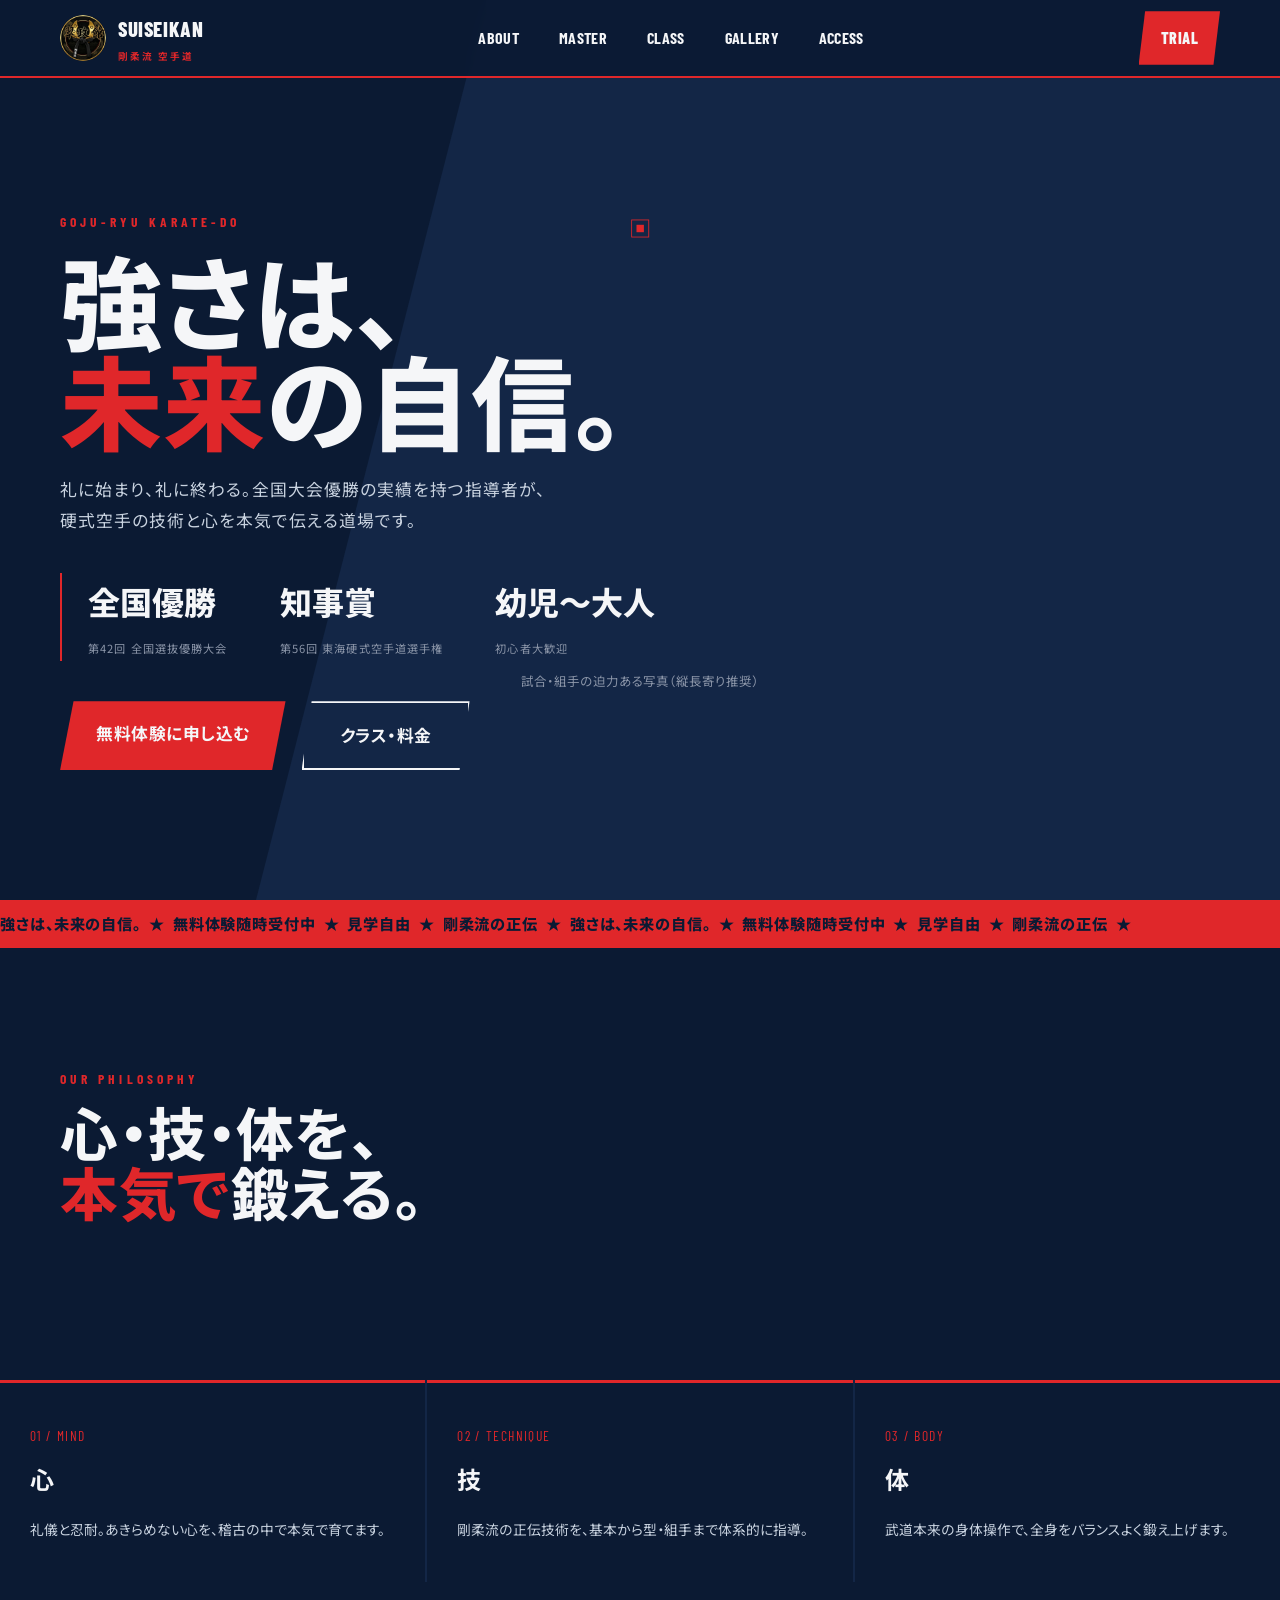
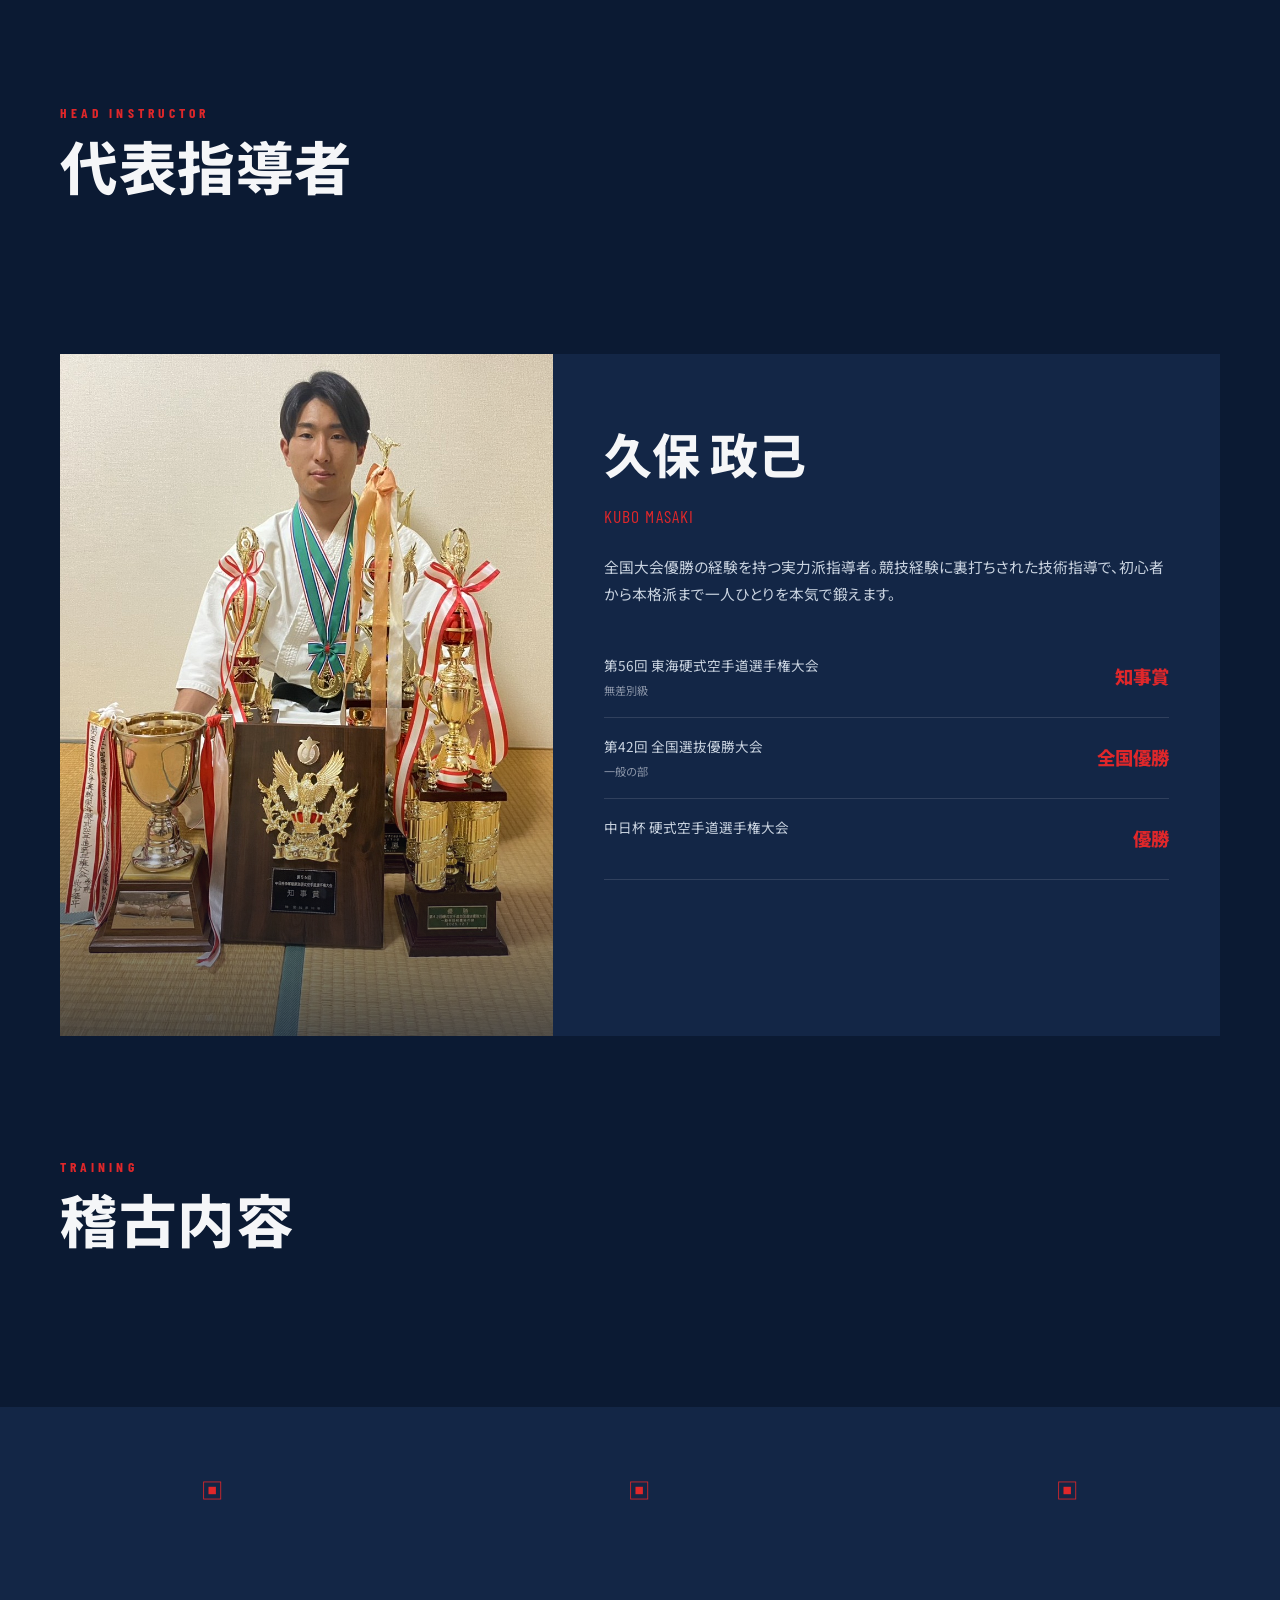
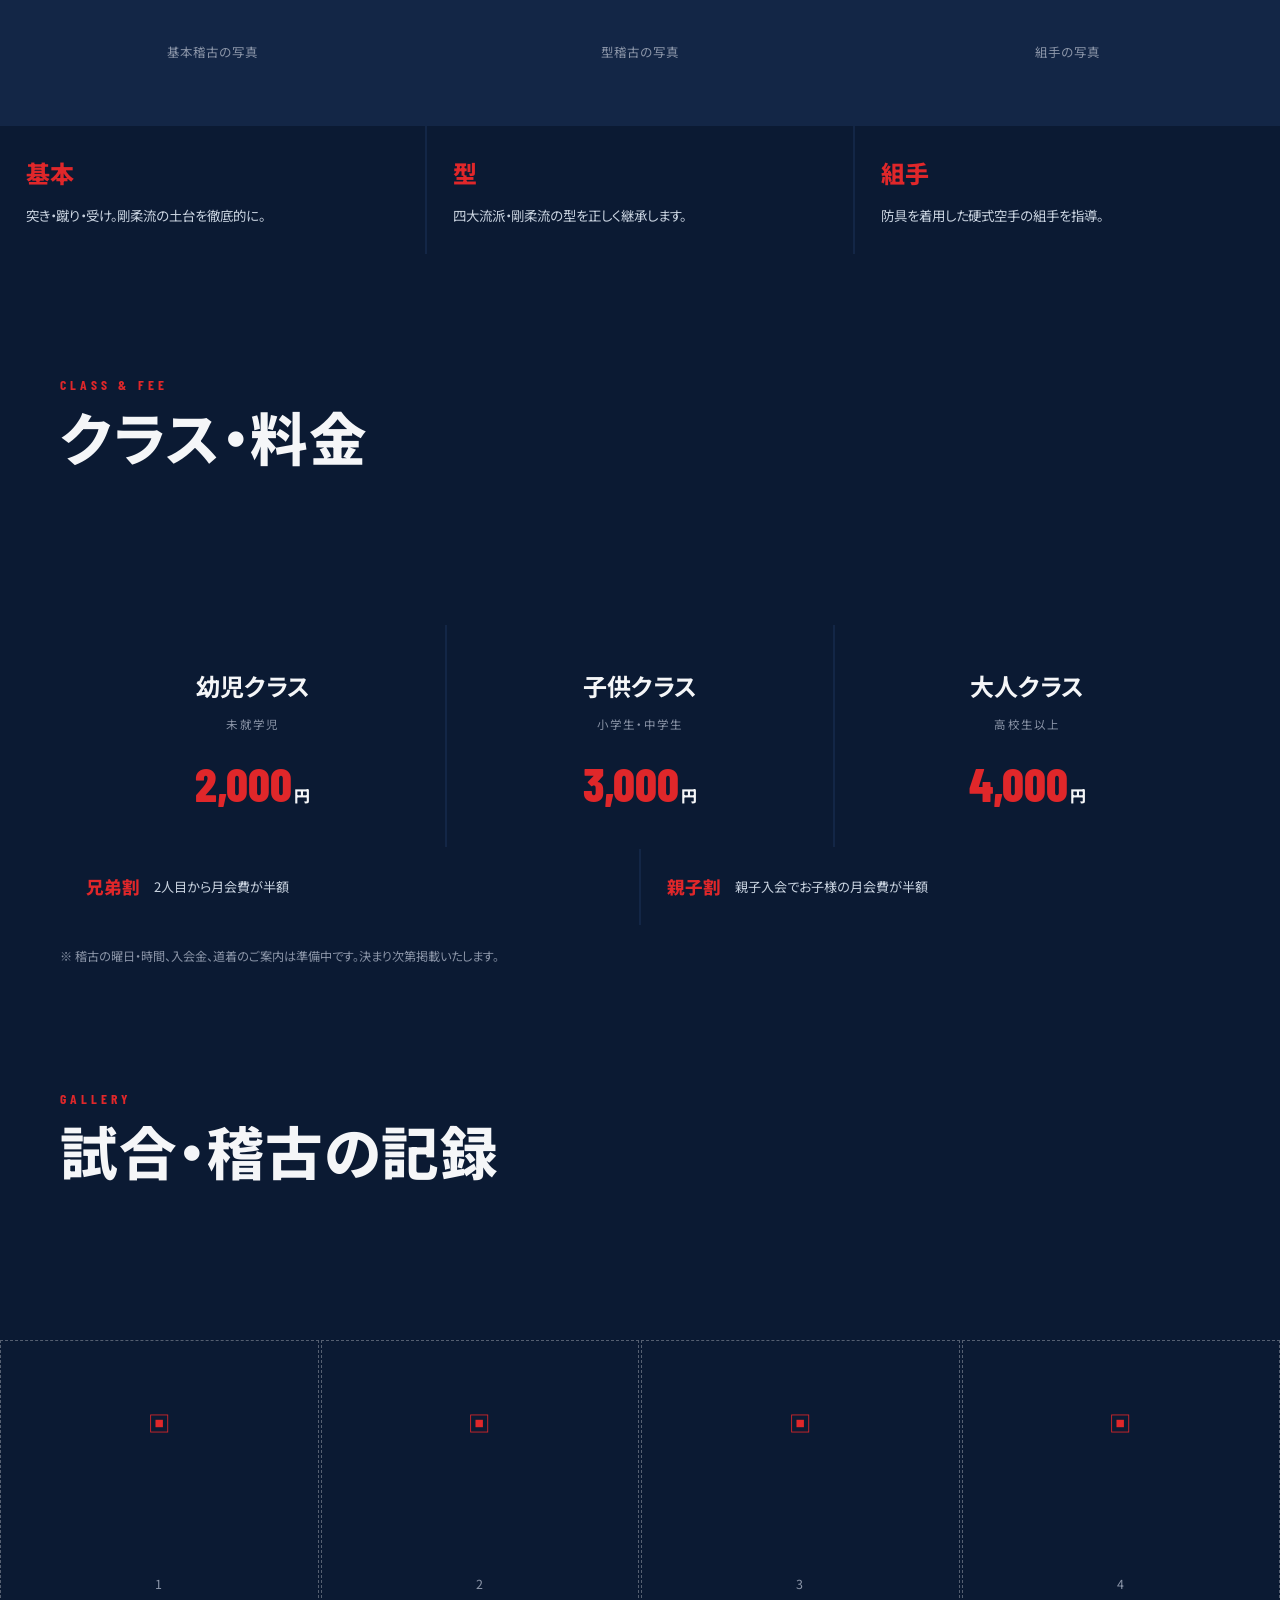
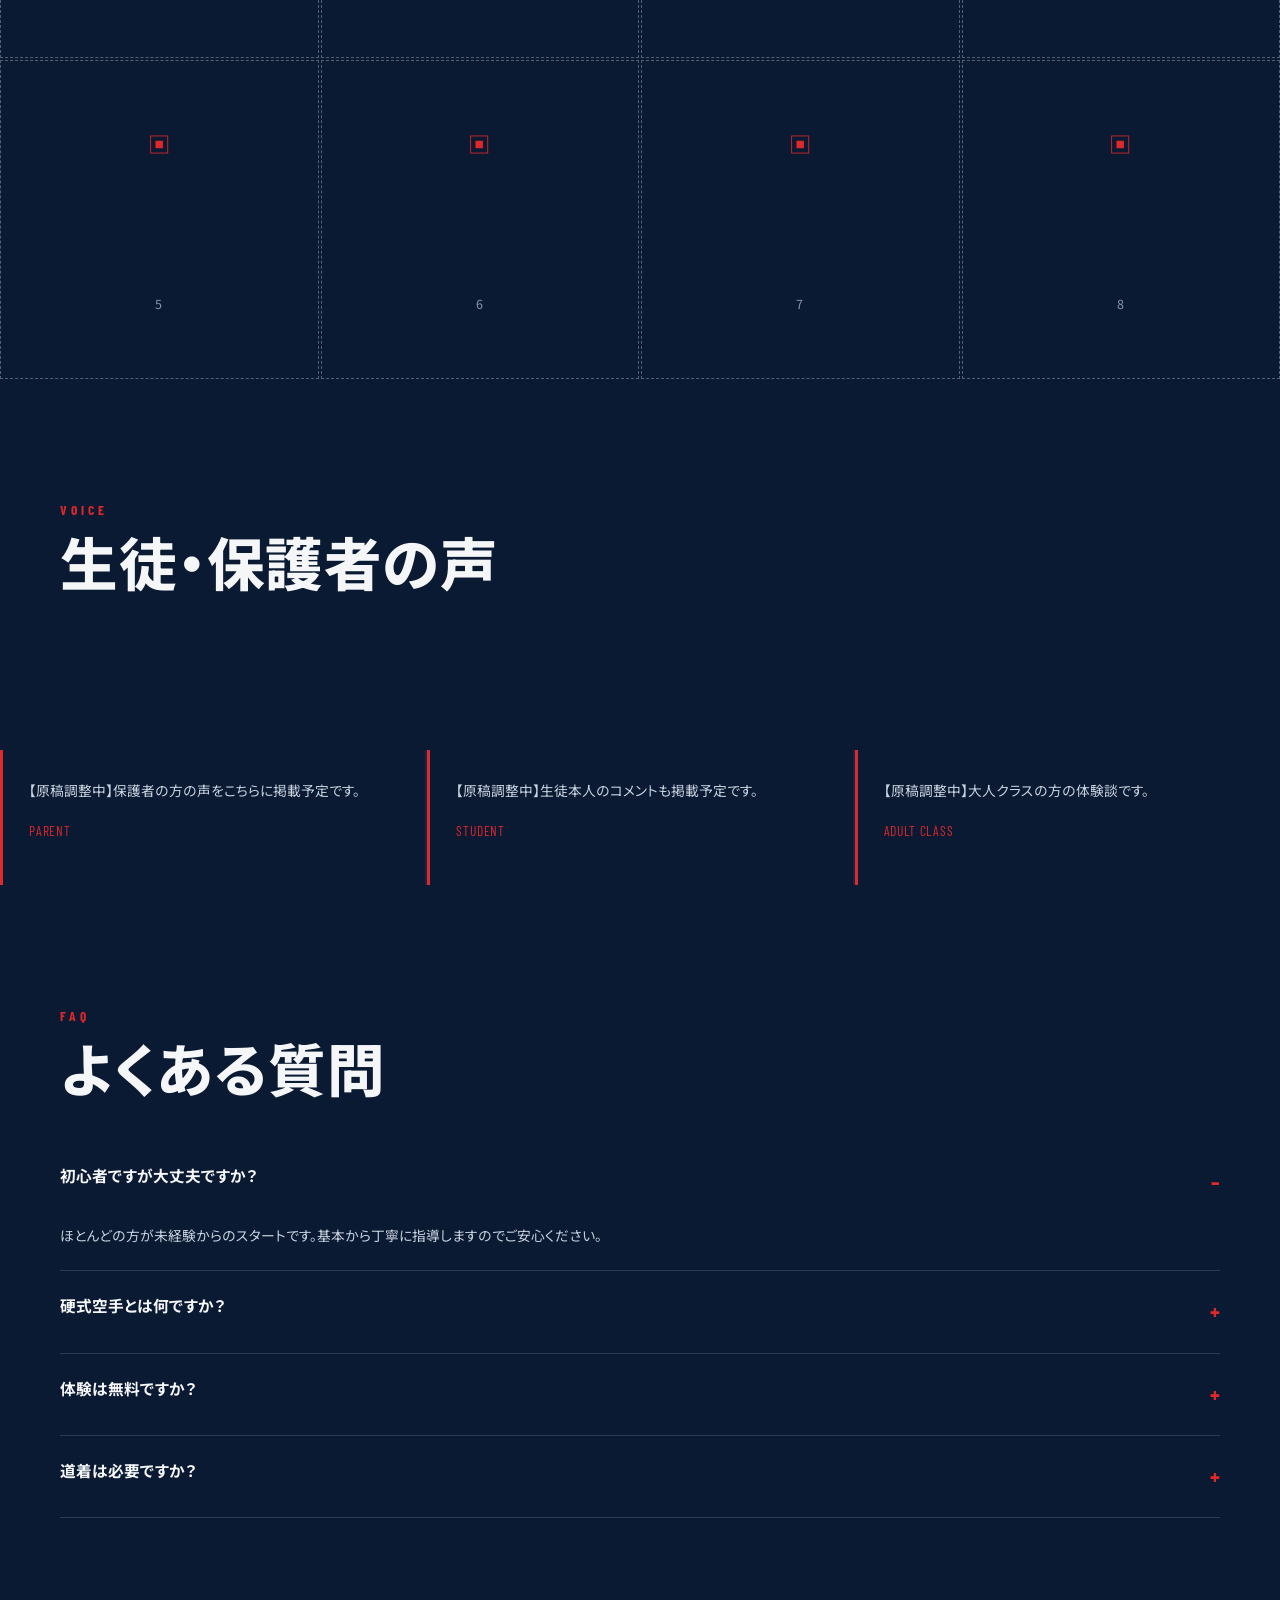
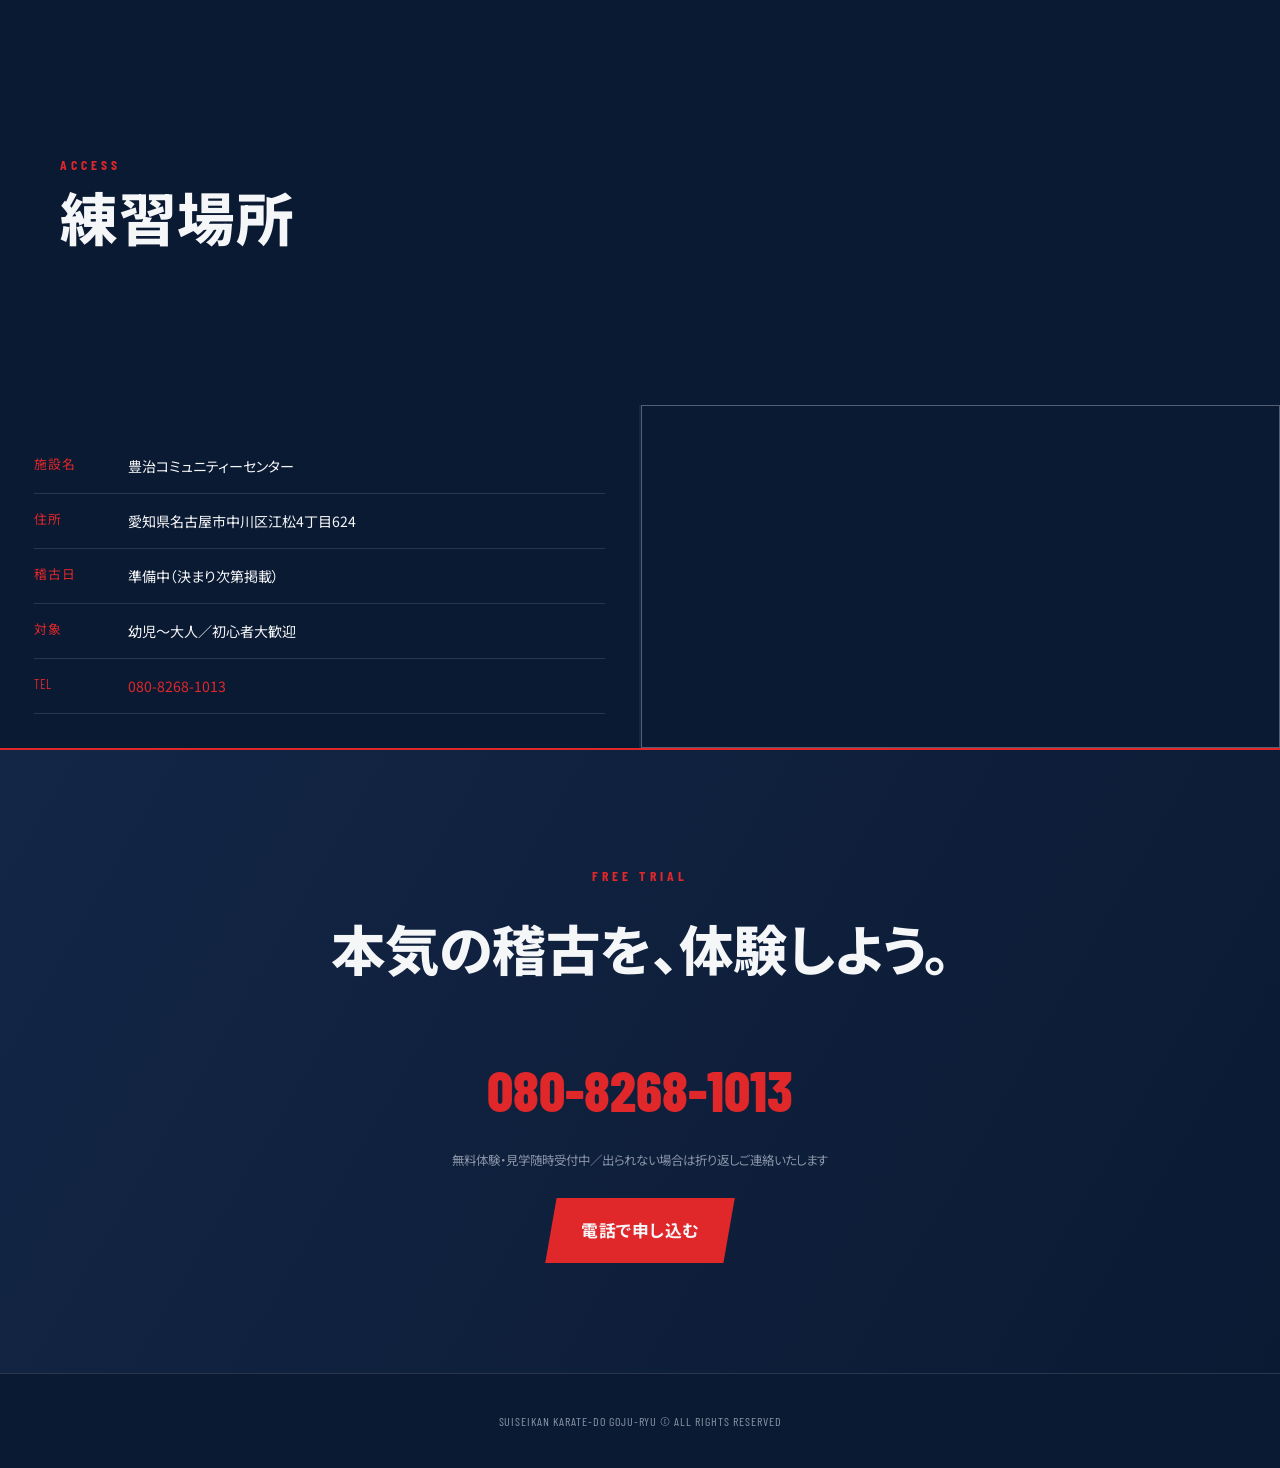
<file: D_sporty-modern.html>
<!DOCTYPE html>
<html lang="ja">
<head>
<meta charset="UTF-8">
<meta name="viewport" content="width=device-width, initial-scale=1">
<title>空手道剛柔流 翠政館 ｜ 強さは、未来の自信。</title>
<link rel="preconnect" href="https://fonts.googleapis.com">
<link rel="preconnect" href="https://fonts.gstatic.com" crossorigin>
<link href="https://fonts.googleapis.com/css2?family=Barlow+Condensed:wght@600;700;800&family=Noto+Sans+JP:wght@500;700;900&display=swap" rel="stylesheet">
<style>
:root{
  --navy:#0b1a33; --navy2:#132646; --red:#e0272a; --white:#f5f6f8; --ice:#c9d3e0;
  --gray:#8b95a8;
  --disp:"Barlow Condensed","Noto Sans JP",sans-serif;
  --body:"Noto Sans JP",sans-serif;
}
*{box-sizing:border-box;margin:0;padding:0}
body{background:var(--navy);color:var(--white);font-family:var(--body);line-height:1.85;font-feature-settings:"palt"}
a{color:inherit;text-decoration:none}
img{max-width:100%;display:block}
:focus-visible{outline:2px solid var(--red);outline-offset:2px}
.wrap{width:min(1160px,92vw);margin-inline:auto}

header{position:fixed;top:0;left:0;right:0;z-index:50;background:rgba(11,26,51,.88);backdrop-filter:blur(8px);
  border-bottom:2px solid var(--red)}
.nav{display:flex;align-items:center;justify-content:space-between;height:76px}
.brand{display:flex;align-items:center;gap:12px}
.brand img{width:46px;height:46px;border-radius:50%}
.brand b{font-family:var(--disp);font-weight:800;font-size:1.3rem;letter-spacing:.03em;text-transform:uppercase}
.brand span{display:block;font-size:.6rem;letter-spacing:.2em;color:var(--red);font-weight:700}
.menu{display:flex;gap:8px;font-family:var(--disp);font-weight:700;font-size:1rem;letter-spacing:.02em;text-transform:uppercase}
.menu a{padding:10px 16px;clip-path:polygon(6% 0,100% 0,94% 100%,0 100%)}
.menu a:hover{background:var(--red)}
.tel-btn{background:var(--red);color:var(--white);padding:12px 22px;font-family:var(--disp);font-weight:800;
  font-size:1rem;letter-spacing:.03em;clip-path:polygon(8% 0,100% 0,92% 100%,0 100%)}
.tel-btn:hover{background:#ff3b3f}
.burger{display:none;background:none;border:0;color:var(--white);font-size:1.5rem}

.sec{padding:clamp(70px,9vw,120px) 0}
.eyebrow{font-family:var(--disp);font-weight:700;font-size:.85rem;letter-spacing:.3em;color:var(--red);text-transform:uppercase}
.sec-title{font-family:var(--disp);font-weight:800;font-size:clamp(2.1rem,5.4vw,3.6rem);text-transform:uppercase;
  line-height:1.05;margin:.6rem 0 2.6rem;letter-spacing:.01em}
.sec-title em{font-style:normal;color:var(--red)}

/* ヒーロー */
.hero{min-height:100svh;position:relative;display:flex;align-items:center;padding-top:76px;overflow:hidden}
.hero-media{position:absolute;inset:0}
.hero-media .ph{height:100%;border:none;border-radius:0;clip-path:polygon(38% 0,100% 0,100% 100%,20% 100%)}
.hero-media::before{content:"";position:absolute;inset:0;background:linear-gradient(100deg,var(--navy) 0%,var(--navy) 34%,rgba(11,26,51,.45) 58%,rgba(11,26,51,.15) 100%)}
.hero-content{position:relative;z-index:2;padding:60px 0}
.hero .eyebrow{display:inline-block;margin-bottom:18px}
.hero h1{font-family:var(--disp);font-weight:800;text-transform:uppercase;font-size:clamp(3rem,9vw,6.4rem);
  line-height:.98;letter-spacing:.01em;margin-bottom:8px}
.hero h1 .r{color:var(--red)}
.hero .jp{font-size:1.05rem;letter-spacing:.06em;color:var(--ice);margin:22px 0 36px;max-width:30em}
.stat-row{display:flex;gap:0;margin-bottom:40px;border-left:2px solid var(--red)}
.stat{padding:0 26px}
.stat b{display:block;font-family:var(--disp);font-size:2rem;font-weight:800;color:var(--white)}
.stat span{font-size:.7rem;letter-spacing:.1em;color:var(--gray)}
.hero-cta{display:flex;gap:16px;flex-wrap:wrap}
.btn{padding:17px 36px;font-family:var(--disp);font-weight:700;font-size:1.05rem;letter-spacing:.03em;
  text-transform:uppercase;transition:.2s;clip-path:polygon(6% 0,100% 0,94% 100%,0 100%)}
.btn-red{background:var(--red);color:var(--white)}
.btn-red:hover{background:#ff3b3f}
.btn-out{border:2px solid var(--white);color:var(--white)}
.btn-out:hover{background:var(--white);color:var(--navy)}

/* ティッカー */
.ticker{background:var(--red);color:var(--navy);overflow:hidden;white-space:nowrap;padding:10px 0;font-family:var(--disp);
  font-weight:800;text-transform:uppercase;letter-spacing:.06em;font-size:.95rem}
.ticker span{display:inline-block;padding-right:3em;animation:scroll 22s linear infinite}
@keyframes scroll{from{transform:translateX(0)}to{transform:translateX(-50%)}}

/* 3ピラー */
.pillars{display:grid;grid-template-columns:repeat(3,1fr);gap:2px;background:var(--navy2)}
.pillar{background:var(--navy);padding:40px 30px;border-top:3px solid var(--red)}
.pillar .num{font-family:var(--disp);font-size:.85rem;color:var(--red);letter-spacing:.1em}
.pillar h3{font-family:var(--disp);font-weight:700;font-size:1.5rem;text-transform:uppercase;margin:10px 0 14px}
.pillar p{font-size:.86rem;color:var(--ice)}

/* 代表 */
.master{display:grid;grid-template-columns:.85fr 1.15fr;gap:0;background:var(--navy2)}
.master-photo{position:relative;overflow:hidden}
.master-photo img{height:100%;object-fit:cover;filter:contrast(1.05)}
.master-photo::after{content:"";position:absolute;inset:0;background:linear-gradient(180deg,transparent 60%,rgba(11,26,51,.7))}
.master-tx{padding:clamp(30px,4vw,60px)}
.master-tx h2{font-family:var(--disp);font-weight:800;font-size:clamp(2rem,4vw,3rem);text-transform:uppercase;margin-top:.4rem}
.master-tx .roma{color:var(--red);font-family:var(--disp);font-size:1.1rem;letter-spacing:.06em;margin-bottom:20px}
.master-tx .lead{color:var(--ice);font-size:.92rem;margin-bottom:30px}
.record-row{display:flex;justify-content:space-between;gap:16px;align-items:center;padding:16px 0;border-bottom:1px solid rgba(255,255,255,.12)}
.record-row .t{font-size:.85rem;color:var(--ice)}
.record-row .t small{display:block;color:var(--gray);font-size:.7rem;margin-top:2px}
.record-row .r{font-family:var(--disp);font-weight:800;color:var(--red);font-size:1.15rem;white-space:nowrap;text-transform:uppercase}

/* 稽古 */
.keiko{display:grid;grid-template-columns:repeat(3,1fr);gap:2px;background:var(--navy2)}
.keiko-card{background:var(--navy)}
.keiko-card .ph{border:none;border-radius:0;aspect-ratio:4/3}
.keiko-card .tx{padding:26px}
.keiko-card h3{font-family:var(--disp);font-weight:800;font-size:1.5rem;text-transform:uppercase;color:var(--red);margin-bottom:6px}
.keiko-card p{font-size:.84rem;color:var(--ice)}

/* 写真枠 */
.ph{width:100%;border:1px dashed rgba(255,255,255,.3);background:var(--navy2);display:grid;place-items:center;
  text-align:center;color:var(--gray);font-size:.78rem;letter-spacing:.08em;gap:6px;aspect-ratio:16/9}
.ph .ico{font-size:1.4rem;color:var(--red)}
.gal{display:grid;grid-template-columns:repeat(4,1fr);gap:2px}
.gal .ph{aspect-ratio:1;background:var(--navy)}

/* 料金 */
.fees{display:grid;grid-template-columns:repeat(3,1fr);gap:2px;background:var(--navy2)}
.fee{background:var(--navy);padding:40px 26px;text-align:center}
.fee h3{font-family:var(--disp);font-weight:700;font-size:1.5rem;text-transform:uppercase;margin-bottom:4px}
.fee .age{font-size:.72rem;color:var(--gray);letter-spacing:.1em;margin-bottom:24px}
.fee .p{font-family:var(--disp);font-weight:800;font-size:3rem;color:var(--red);line-height:1}
.fee .p small{font-size:1rem;color:var(--white);margin-left:2px}
.discount{display:flex;gap:2px;margin-top:2px;background:var(--navy2)}
.disc{flex:1;background:var(--navy);padding:22px 26px;display:flex;gap:14px;align-items:center}
.disc b{font-family:var(--disp);font-weight:800;color:var(--red);font-size:1.1rem;text-transform:uppercase}
.disc span{font-size:.82rem;color:var(--ice)}
.note{font-size:.76rem;color:var(--gray);margin-top:20px}

/* 声 */
.voices{display:grid;grid-template-columns:repeat(3,1fr);gap:2px;background:var(--navy2)}
.voice{background:var(--navy);padding:28px 26px;border-left:3px solid var(--red)}
.voice p{font-size:.86rem;color:var(--ice);margin-bottom:14px}
.voice .who{font-family:var(--disp);font-size:.85rem;color:var(--red);letter-spacing:.06em;text-transform:uppercase}

/* FAQ */
details{border-bottom:1px solid rgba(255,255,255,.14)}
summary{padding:20px 0;cursor:pointer;list-style:none;display:flex;justify-content:space-between;font-weight:700;font-size:.98rem}
summary::-webkit-details-marker{display:none}
summary::after{content:"+";color:var(--red);font-family:var(--disp);font-size:1.4rem}
details[open] summary::after{content:"–"}
details p{padding:0 0 22px;font-size:.86rem;color:var(--ice)}

/* アクセス */
.access{display:grid;grid-template-columns:1fr 1fr;gap:2px;background:var(--navy2)}
.info-card{background:var(--navy);padding:34px}
.info-row{display:grid;grid-template-columns:80px 1fr;gap:14px;padding:14px 0;border-bottom:1px solid rgba(255,255,255,.12);font-size:.88rem}
.info-row dt{font-family:var(--disp);color:var(--red);font-size:.8rem;letter-spacing:.08em;text-transform:uppercase}
.map-ph{aspect-ratio:auto;height:100%;background:var(--navy)}
.map-ph.filled{padding:0;border-style:solid;overflow:hidden}
.map-ph.filled iframe{width:100%;height:100%;border:0;display:block}


/* CTA */
.cta{background:linear-gradient(120deg,var(--navy2),var(--navy));text-align:center;padding:clamp(70px,9vw,110px) 0;
  border-top:2px solid var(--red)}
.cta h2{font-family:var(--disp);font-weight:800;font-size:clamp(2rem,4.6vw,3.4rem);text-transform:uppercase;margin:.6rem 0 14px}
.cta .tel{font-family:var(--disp);font-weight:800;font-size:clamp(2.2rem,5vw,3.6rem);color:var(--red);display:inline-block;margin:22px 0 6px}
.cta small{display:block;color:var(--gray);font-size:.78rem}

footer{border-top:1px solid rgba(255,255,255,.12);padding:36px 0;text-align:center;font-size:.75rem;color:var(--gray);
  letter-spacing:.08em;font-family:var(--disp)}

@media(max-width:900px){
  .menu{display:none}
  .burger{display:block}
  .menu.open{display:flex;flex-direction:column;position:absolute;top:76px;left:0;right:0;background:var(--navy);
    border-bottom:2px solid var(--red)}
  .menu.open a{padding:16px 6vw;clip-path:none;border-top:1px solid rgba(255,255,255,.1)}
  .pillars,.fees,.voices,.master,.access,.keiko{grid-template-columns:1fr}
  .gal{grid-template-columns:repeat(2,1fr)}
  .stat-row{flex-wrap:wrap;row-gap:20px}
  .hero-media .ph{clip-path:none;opacity:.35}
}
</style>
</head>
<body>

<header>
  <div class="wrap nav">
    <a href="#top" class="brand">
      <img src="images/logo.png" alt="翠政館ロゴ">
      <b>SUISEIKAN<span>剛柔流 空手道</span></b>
    </a>
    <nav class="menu" id="menu">
      <a href="#about">ABOUT</a>
      <a href="#master">MASTER</a>
      <a href="#fee">CLASS</a>
      <a href="#gallery">GALLERY</a>
      <a href="#access">ACCESS</a>
    </nav>
    <a href="tel:08082681013" class="tel-btn">TRIAL</a>
    <button class="burger" id="burger" aria-label="メニュー">☰</button>
  </div>
</header>

<section class="hero" id="top">
  <div class="hero-media">
    <div class="ph"><span class="ico">▣</span>試合・組手の迫力ある写真（縦長寄り推奨）</div>
  </div>
  <div class="wrap hero-content">
    <span class="eyebrow">GOJU-RYU KARATE-DO</span>
    <h1>強さは、<br><span class="r">未来</span>の自信。</h1>
    <p class="jp">礼に始まり、礼に終わる。全国大会優勝の実績を持つ指導者が、硬式空手の技術と心を本気で伝える道場です。</p>
    <div class="stat-row">
      <div class="stat"><b>全国優勝</b><span>第42回 全国選抜優勝大会</span></div>
      <div class="stat"><b>知事賞</b><span>第56回 東海硬式空手道選手権</span></div>
      <div class="stat"><b>幼児〜大人</b><span>初心者大歓迎</span></div>
    </div>
    <div class="hero-cta">
      <a href="tel:08082681013" class="btn btn-red">無料体験に申し込む</a>
      <a href="#fee" class="btn btn-out">クラス・料金</a>
    </div>
  </div>
</section>

<div class="ticker"><span>強さは、未来の自信。&nbsp;&nbsp;★&nbsp;&nbsp;無料体験随時受付中&nbsp;&nbsp;★&nbsp;&nbsp;見学自由&nbsp;&nbsp;★&nbsp;&nbsp;剛柔流の正伝&nbsp;&nbsp;★&nbsp;&nbsp;強さは、未来の自信。&nbsp;&nbsp;★&nbsp;&nbsp;無料体験随時受付中&nbsp;&nbsp;★&nbsp;&nbsp;見学自由&nbsp;&nbsp;★&nbsp;&nbsp;剛柔流の正伝&nbsp;&nbsp;★&nbsp;</span></div>

<section class="sec wrap" id="about">
  <span class="eyebrow">OUR PHILOSOPHY</span>
  <h2 class="sec-title">心・技・体を、<br><em>本気で</em>鍛える。</h2>
</section>
<div class="pillars">
  <div class="pillar"><div class="num">01 / MIND</div><h3>心</h3><p>礼儀と忍耐。あきらめない心を、稽古の中で本気で育てます。</p></div>
  <div class="pillar"><div class="num">02 / TECHNIQUE</div><h3>技</h3><p>剛柔流の正伝技術を、基本から型・組手まで体系的に指導。</p></div>
  <div class="pillar"><div class="num">03 / BODY</div><h3>体</h3><p>武道本来の身体操作で、全身をバランスよく鍛え上げます。</p></div>
</div>

<section class="sec wrap" id="master">
  <span class="eyebrow">HEAD INSTRUCTOR</span>
  <h2 class="sec-title">代表指導者</h2>
</section>
<div class="master wrap" style="width:min(1160px,92vw);margin-inline:auto">
  <div class="master-photo"><img src="images/master.jpg" alt="久保政己"></div>
  <div class="master-tx">
    <h2>久保 政己</h2>
    <p class="roma">KUBO MASAKI</p>
    <p class="lead">全国大会優勝の経験を持つ実力派指導者。競技経験に裏打ちされた技術指導で、初心者から本格派まで一人ひとりを本気で鍛えます。</p>
    <div class="record-row"><div class="t">第56回 東海硬式空手道選手権大会<small>無差別級</small></div><div class="r">知事賞</div></div>
    <div class="record-row"><div class="t">第42回 全国選抜優勝大会<small>一般の部</small></div><div class="r">全国優勝</div></div>
    <div class="record-row"><div class="t">中日杯 硬式空手道選手権大会<small>&nbsp;</small></div><div class="r">優勝</div></div>
  </div>
</div>

<section class="sec wrap">
  <span class="eyebrow">TRAINING</span>
  <h2 class="sec-title">稽古内容</h2>
</section>
<div class="keiko">
  <div class="keiko-card"><div class="ph"><span class="ico">▣</span>基本稽古の写真</div><div class="tx"><h3>基本</h3><p>突き・蹴り・受け。剛柔流の土台を徹底的に。</p></div></div>
  <div class="keiko-card"><div class="ph"><span class="ico">▣</span>型稽古の写真</div><div class="tx"><h3>型</h3><p>四大流派・剛柔流の型を正しく継承します。</p></div></div>
  <div class="keiko-card"><div class="ph"><span class="ico">▣</span>組手の写真</div><div class="tx"><h3>組手</h3><p>防具を着用した硬式空手の組手を指導。</p></div></div>
</div>

<section class="sec wrap" id="fee">
  <span class="eyebrow">CLASS &amp; FEE</span>
  <h2 class="sec-title">クラス・料金</h2>
</section>
<div class="fees wrap" style="width:min(1160px,92vw);margin-inline:auto">
  <div class="fee"><h3>幼児クラス</h3><p class="age">未就学児</p><p class="p">2,000<small>円</small></p></div>
  <div class="fee"><h3>子供クラス</h3><p class="age">小学生・中学生</p><p class="p">3,000<small>円</small></p></div>
  <div class="fee"><h3>大人クラス</h3><p class="age">高校生以上</p><p class="p">4,000<small>円</small></p></div>
</div>
<div class="discount wrap" style="width:min(1160px,92vw);margin-inline:auto">
  <div class="disc"><b>兄弟割</b><span>2人目から月会費が半額</span></div>
  <div class="disc"><b>親子割</b><span>親子入会でお子様の月会費が半額</span></div>
</div>
<p class="note wrap">※ 稽古の曜日・時間、入会金、道着のご案内は準備中です。決まり次第掲載いたします。</p>

<section class="sec wrap" id="gallery">
  <span class="eyebrow">GALLERY</span>
  <h2 class="sec-title">試合・稽古の記録</h2>
</section>
<div class="gal">
  <div class="ph"><span class="ico">▣</span>1</div>
  <div class="ph"><span class="ico">▣</span>2</div>
  <div class="ph"><span class="ico">▣</span>3</div>
  <div class="ph"><span class="ico">▣</span>4</div>
  <div class="ph"><span class="ico">▣</span>5</div>
  <div class="ph"><span class="ico">▣</span>6</div>
  <div class="ph"><span class="ico">▣</span>7</div>
  <div class="ph"><span class="ico">▣</span>8</div>
</div>

<section class="sec wrap">
  <span class="eyebrow">VOICE</span>
  <h2 class="sec-title">生徒・保護者の声</h2>
</section>
<div class="voices">
  <div class="voice"><p>【原稿調整中】保護者の方の声をこちらに掲載予定です。</p><p class="who">PARENT</p></div>
  <div class="voice"><p>【原稿調整中】生徒本人のコメントも掲載予定です。</p><p class="who">STUDENT</p></div>
  <div class="voice"><p>【原稿調整中】大人クラスの方の体験談です。</p><p class="who">ADULT CLASS</p></div>
</div>

<section class="sec wrap">
  <span class="eyebrow">FAQ</span>
  <h2 class="sec-title">よくある質問</h2>
  <details open><summary>初心者ですが大丈夫ですか？</summary><p>ほとんどの方が未経験からのスタートです。基本から丁寧に指導しますのでご安心ください。</p></details>
  <details><summary>硬式空手とは何ですか？</summary><p>防具を着用して行う安全性の高い組手スタイルです。どなたでも安心して実戦感覚を学べます。</p></details>
  <details><summary>体験は無料ですか？</summary><p>無料体験を随時受け付けています。見学のみも歓迎です。</p></details>
  <details><summary>道着は必要ですか？</summary><p>体験時は動きやすい服装で構いません。道着のご案内は準備中です。</p></details>
</section>

<section class="sec wrap" id="access">
  <span class="eyebrow">ACCESS</span>
  <h2 class="sec-title">練習場所</h2>
</section>
<div class="access">
  <div class="info-card">
    <div class="info-row"><dt>施設名</dt><dd>豊治コミュニティーセンター</dd></div>
    <div class="info-row"><dt>住所</dt><dd>愛知県名古屋市中川区江松4丁目624</dd></div>
    <div class="info-row"><dt>稽古日</dt><dd>準備中（決まり次第掲載）</dd></div>
    <div class="info-row"><dt>対象</dt><dd>幼児〜大人／初心者大歓迎</dd></div>
    <div class="info-row"><dt>TEL</dt><dd><a href="tel:08082681013" style="color:var(--red)">080-8268-1013</a></dd></div>
  </div>
  <div class="ph map-ph filled"><iframe src="https://www.google.com/maps/embed?pb=!1m18!1m12!1m3!1d3263.404176293865!2d136.82259426175784!3d35.12158609012284!2m3!1f0!2f0!3f0!3m2!1i1024!2i768!4f13.1!3m3!1m2!1s0x60039d61c3a2d39d%3A0xaff6fc7b0d9c0abc!2z6LGK5rK744Kz44Of44Ol44OL44OG44Kj44K744Oz44K_44O8!5e0!3m2!1sja!2sjp!4v1783864187555!5m2!1sja!2sjp" referrerpolicy="strict-origin-when-cross-origin" allowfullscreen title="道場アクセスマップ"></iframe></div>
</div>

<section class="cta">
  <div class="wrap">
    <span class="eyebrow">FREE TRIAL</span>
    <h2>本気の稽古を、体験しよう。</h2>
    <a href="tel:08082681013" class="tel">080-8268-1013</a>
    <small>無料体験・見学随時受付中／出られない場合は折り返しご連絡いたします</small>
    <div class="hero-cta" style="justify-content:center;margin-top:26px">
      <a href="tel:08082681013" class="btn btn-red">電話で申し込む</a>
    </div>
  </div>
</section>

<footer>SUISEIKAN KARATE-DO GOJU-RYU © ALL RIGHTS RESERVED</footer>

<script>
  const b=document.getElementById('burger'),m=document.getElementById('menu');
  b.addEventListener('click',()=>m.classList.toggle('open'));
  m.addEventListener('click',e=>{if(e.target.tagName==='A')m.classList.remove('open')});
</script>
</body>
</html>
</file>
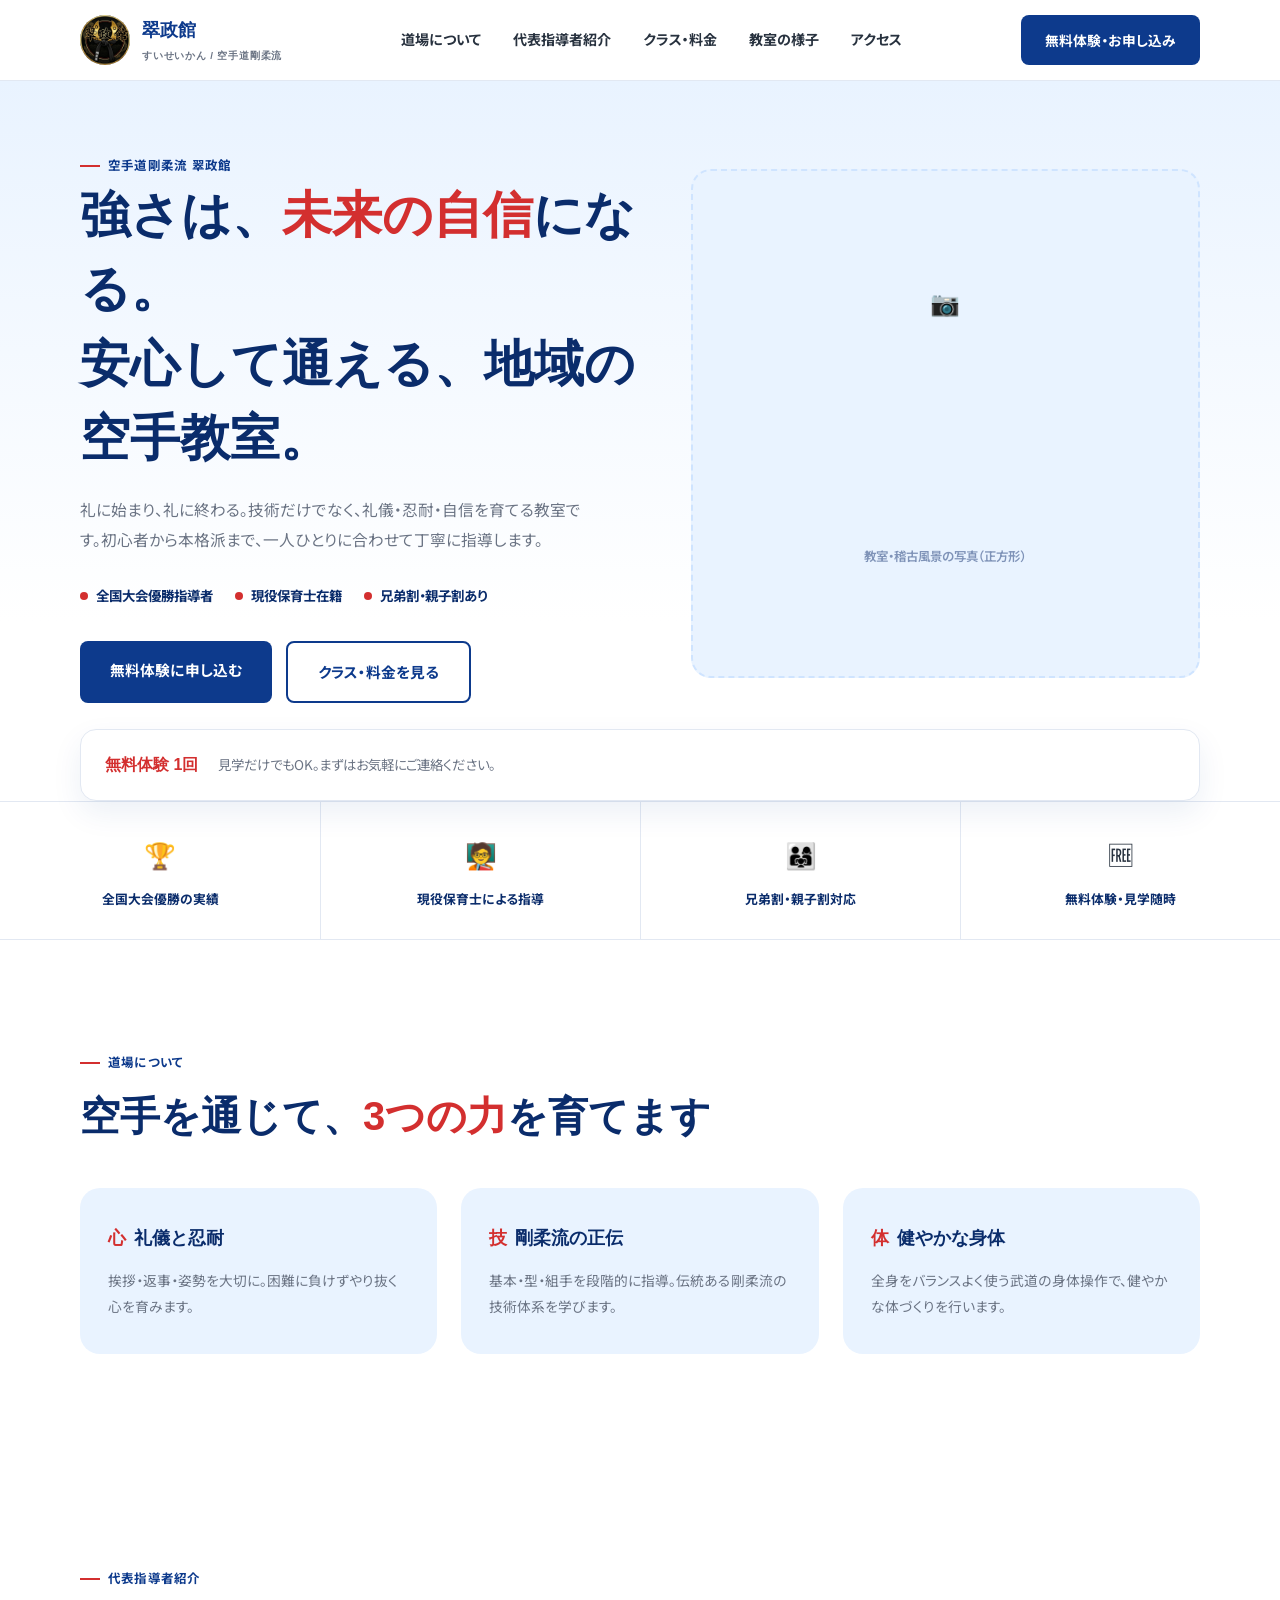
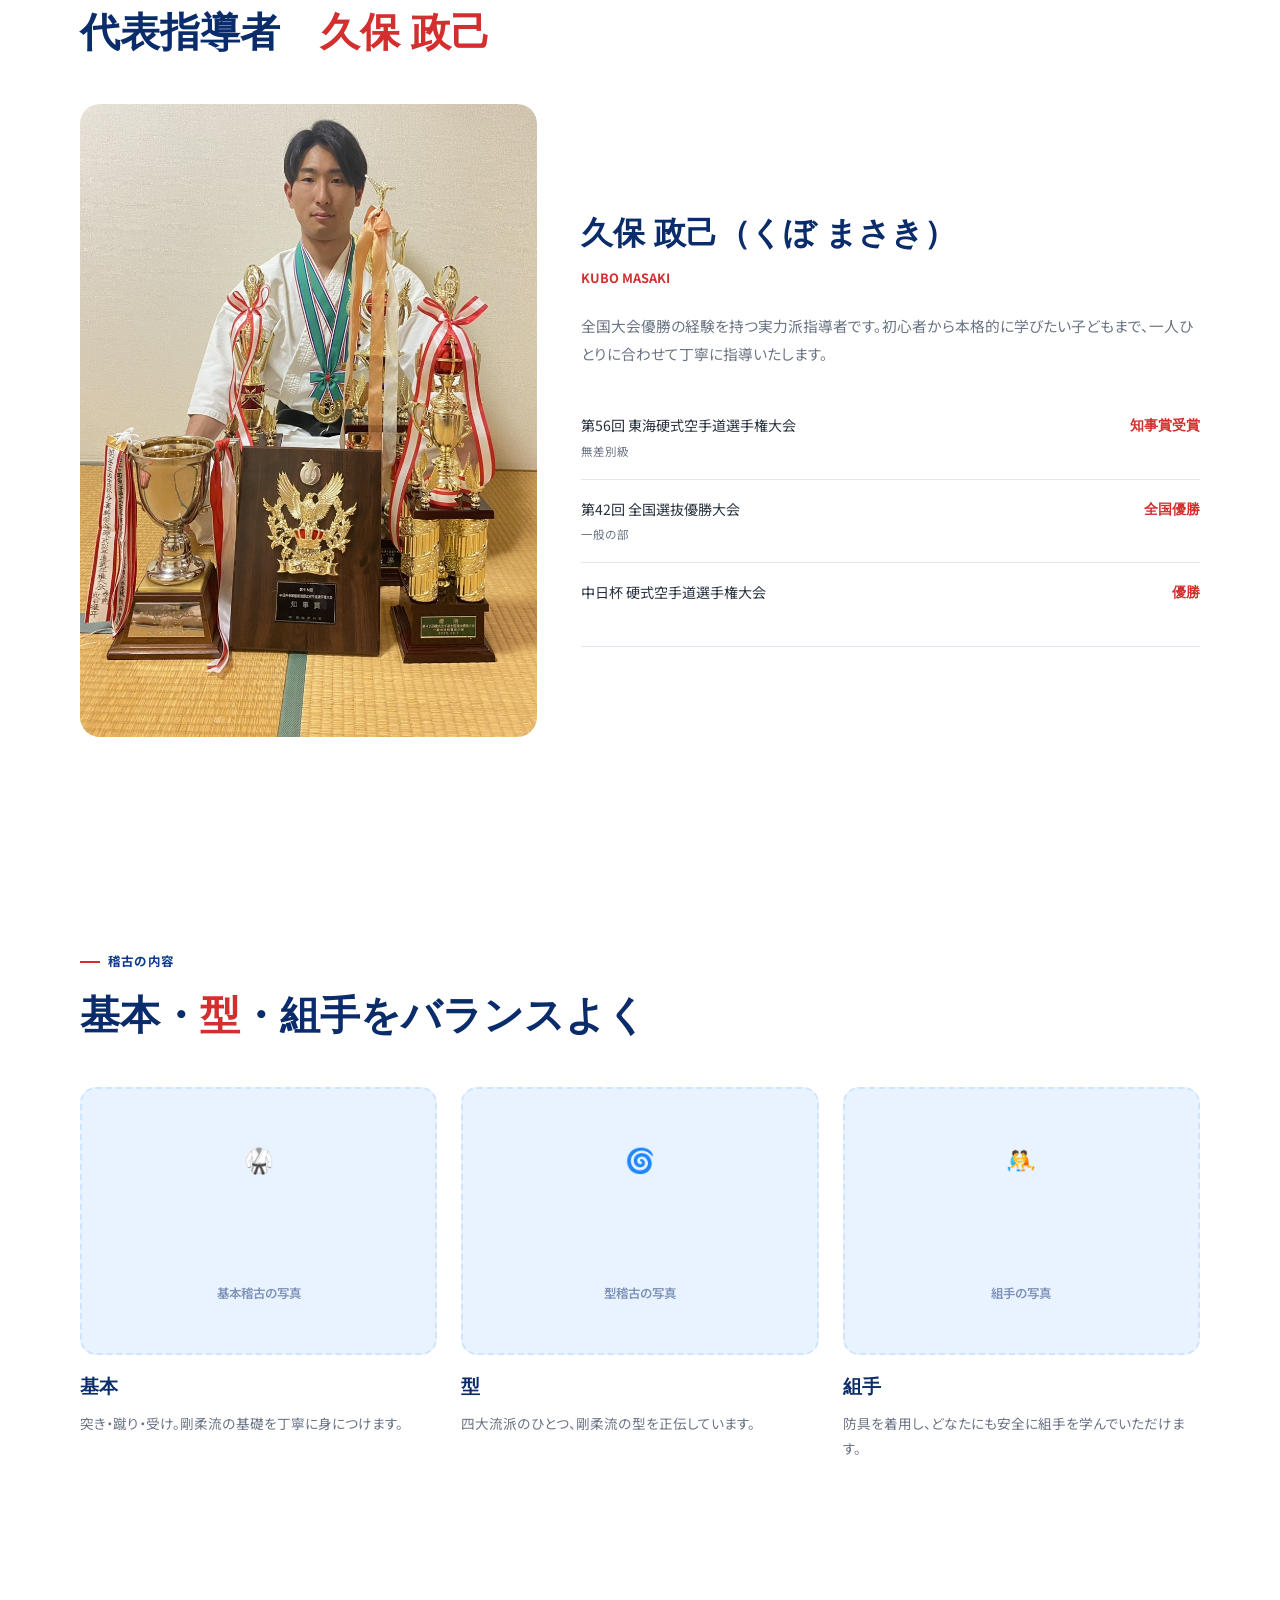
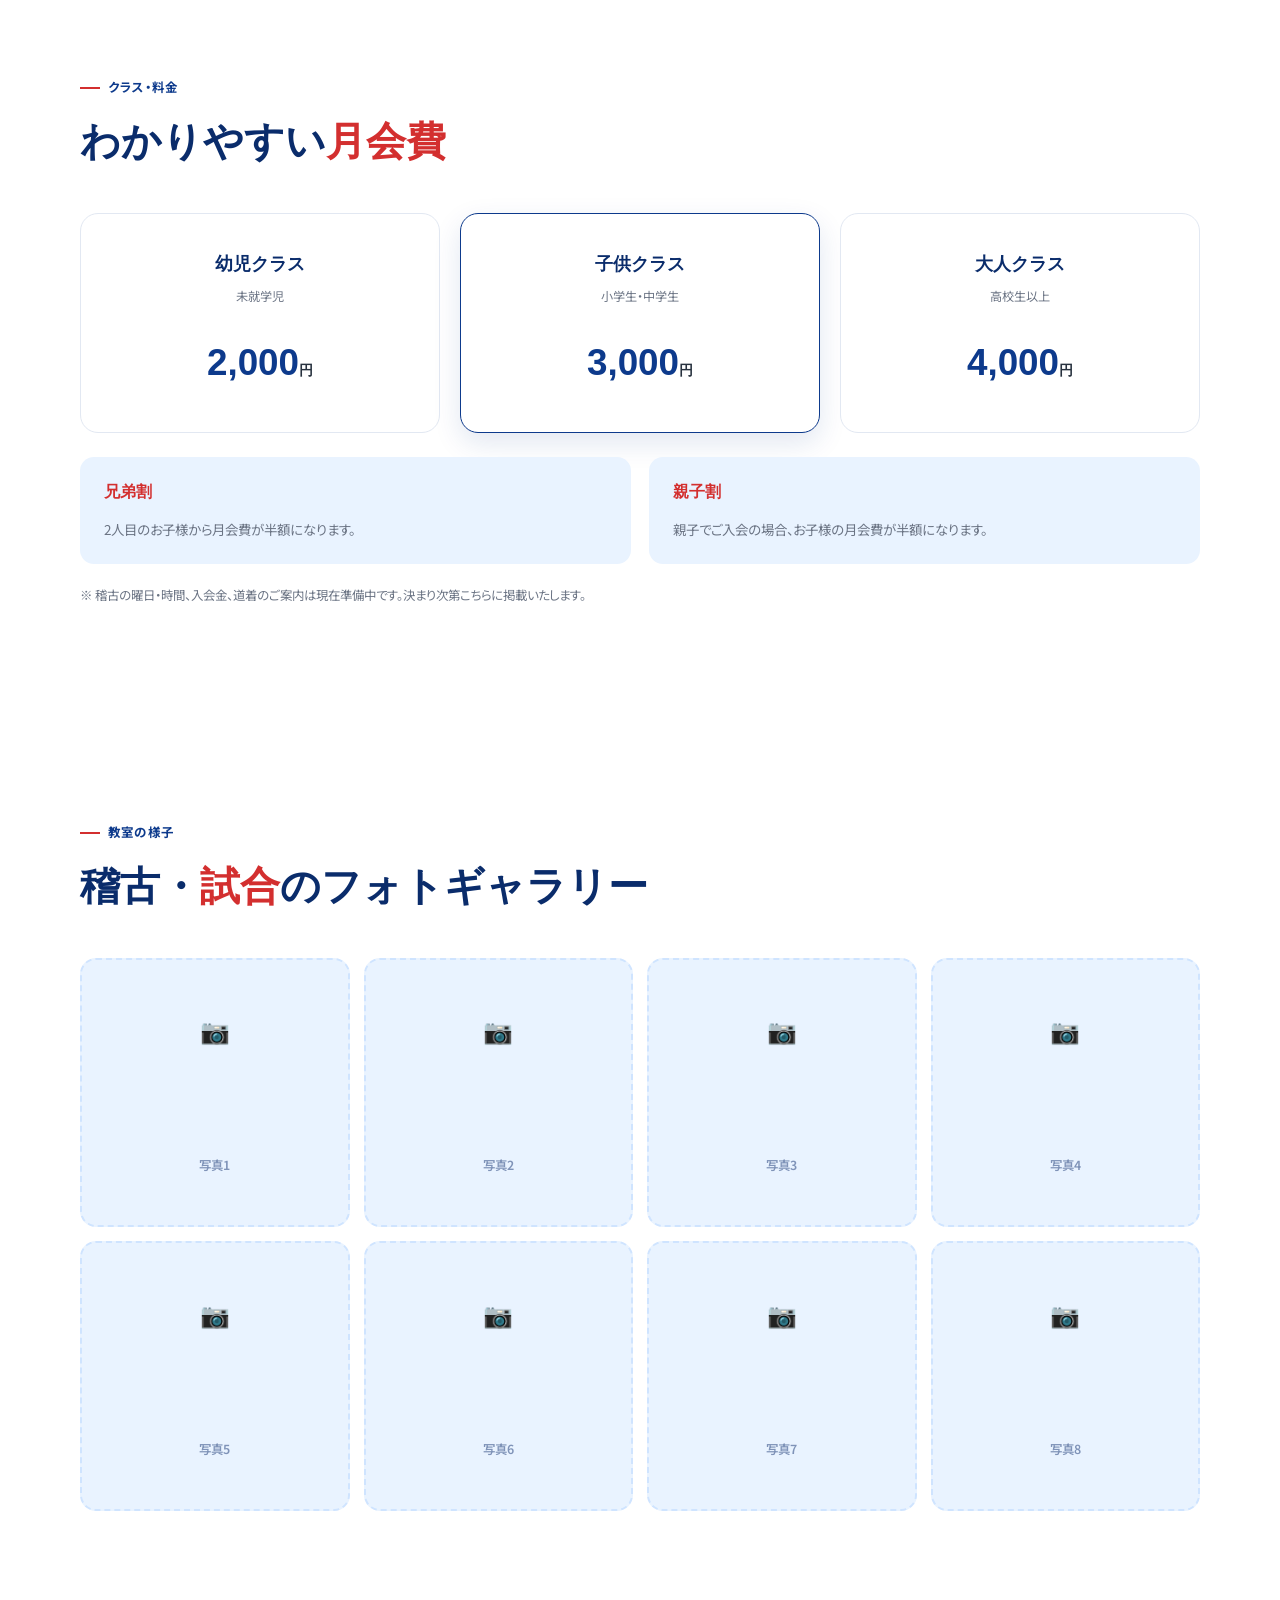
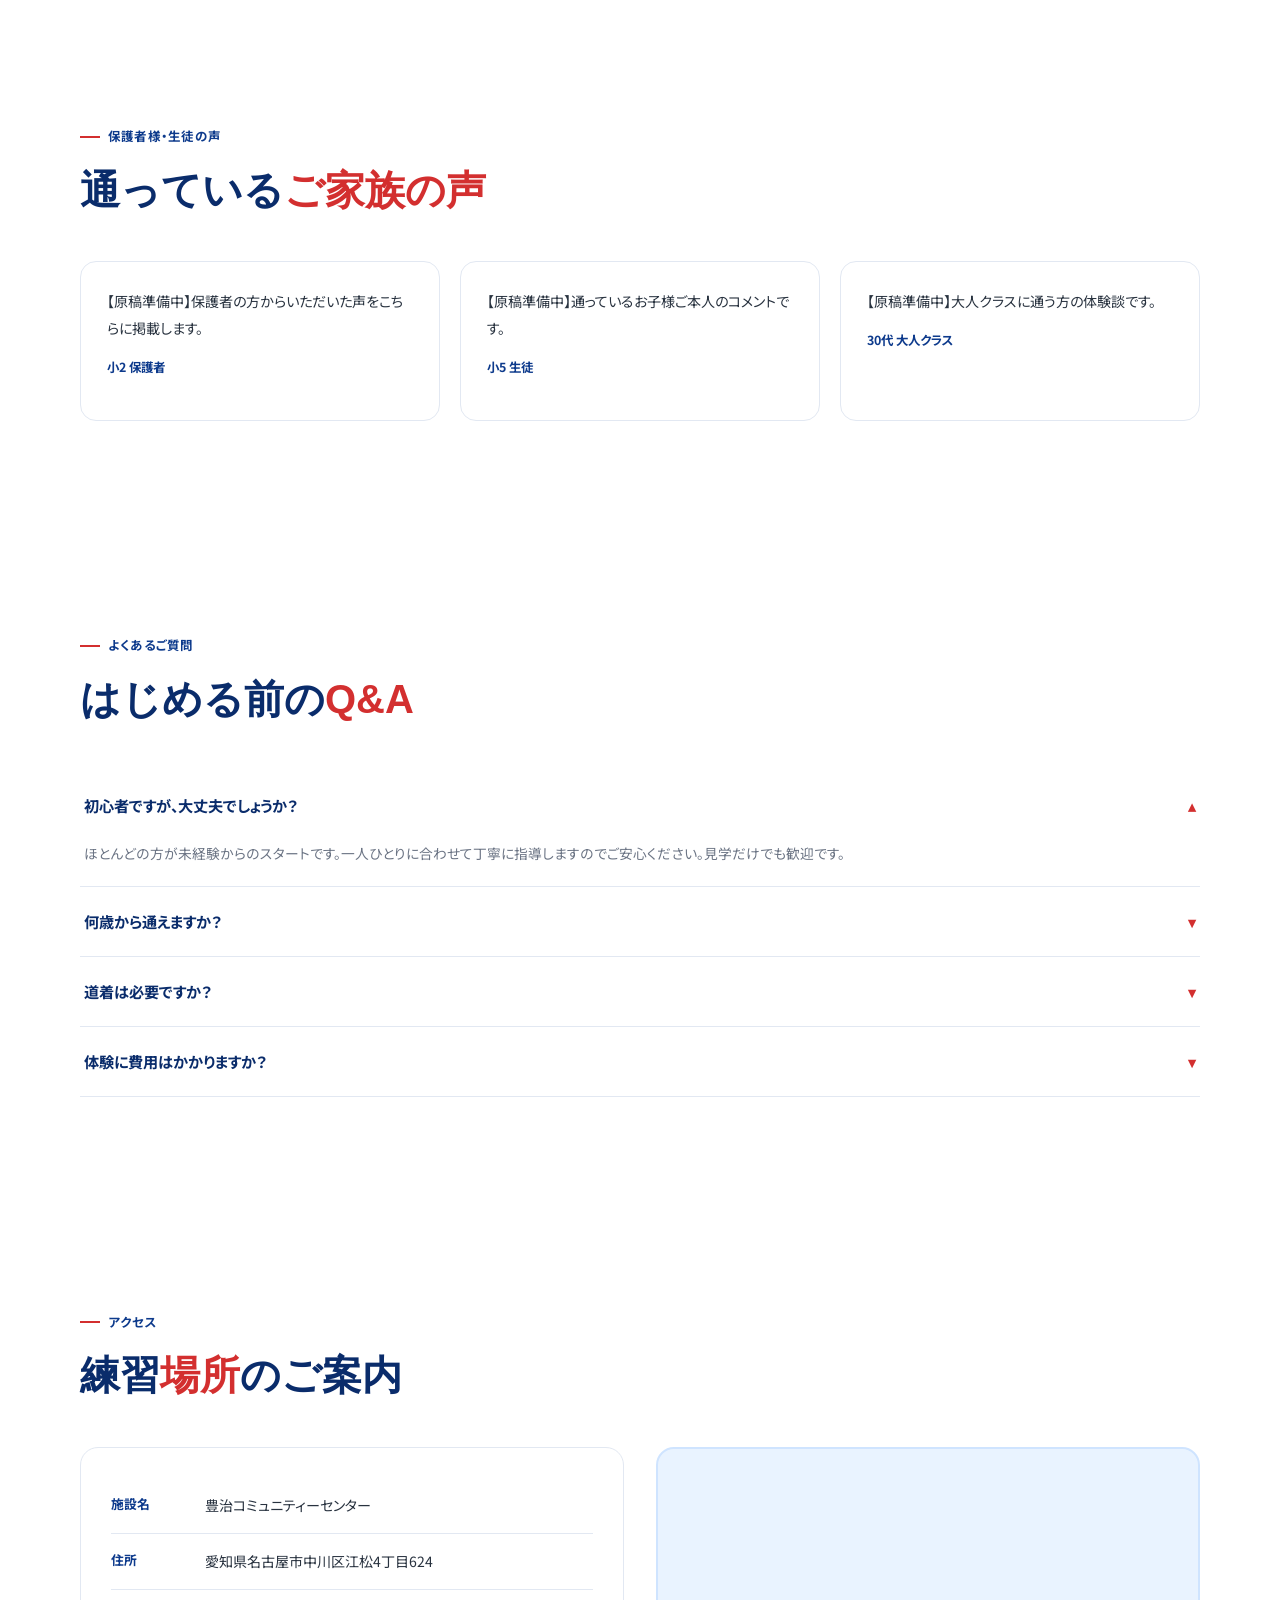
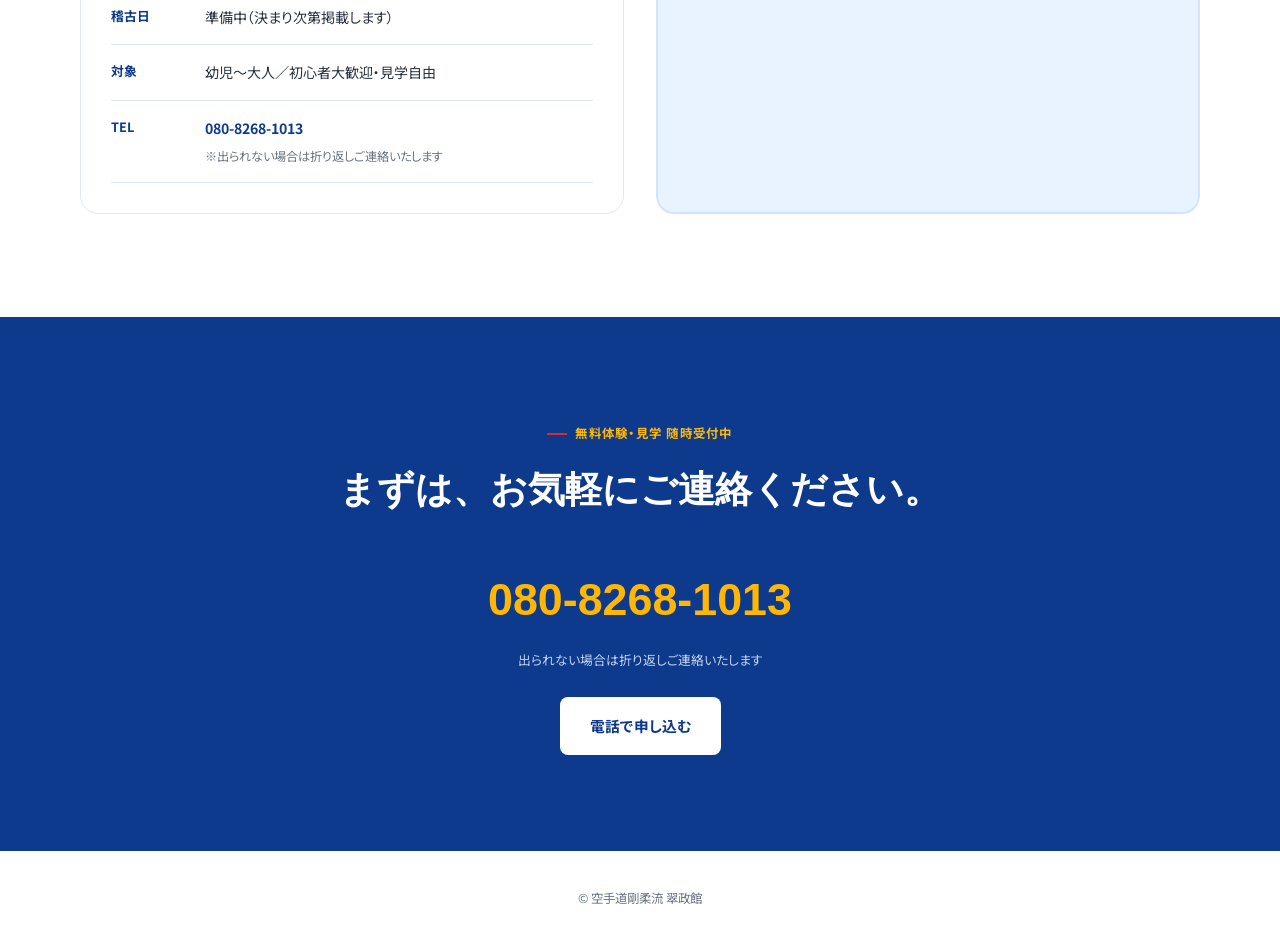
<file: E_family-trust.html>
<!DOCTYPE html>
<html lang="ja">
<head>
<meta charset="UTF-8">
<meta name="viewport" content="width=device-width, initial-scale=1">
<title>空手道剛柔流 翠政館 ｜ 強さは、未来の自信。</title>
<link rel="preconnect" href="https://fonts.googleapis.com">
<link rel="preconnect" href="https://fonts.gstatic.com" crossorigin>
<link href="https://fonts.googleapis.com/css2?family=Zen+Kaku+Gothic+New:wght@500;700;900&family=Noto+Sans+JP:wght@400;500;700&display=swap" rel="stylesheet">
<style>
:root{
  --navy:#0d3a8c; --navy-d:#0a2c6b; --sky:#e9f3ff; --sky2:#cfe4ff;
  --red:#d32f2f; --yellow:#ffb703;
  --ink:#28323f; --gray:#6b7484; --line:#e2e8f2; --white:#fff;
  --disp:"Zen Kaku Gothic New",sans-serif; --body:"Noto Sans JP",sans-serif;
}
*{box-sizing:border-box;margin:0;padding:0}
body{background:var(--white);color:var(--ink);font-family:var(--body);line-height:1.9;font-feature-settings:"palt"}
a{color:inherit;text-decoration:none}
img{max-width:100%;display:block}
:focus-visible{outline:2px solid var(--navy);outline-offset:2px}
.wrap{width:min(1120px,92vw);margin-inline:auto}

header{position:sticky;top:0;z-index:50;background:rgba(255,255,255,.94);backdrop-filter:blur(6px);
  border-bottom:1px solid var(--line)}
.nav{display:flex;align-items:center;justify-content:space-between;height:80px}
.brand{display:flex;align-items:center;gap:12px}
.brand img{width:50px;height:50px;border-radius:50%}
.brand b{font-family:var(--disp);font-weight:900;font-size:1.1rem;color:var(--navy)}
.brand span{display:block;font-size:.62rem;color:var(--gray);letter-spacing:.08em}
.menu{display:flex;gap:28px;font-size:.88rem;font-weight:700;color:var(--ink)}
.menu a{padding:8px 2px;border-bottom:2px solid transparent}
.menu a:hover{border-color:var(--navy);color:var(--navy)}
.tel-btn{background:var(--navy);color:#fff;padding:12px 24px;border-radius:8px;font-weight:700;font-size:.86rem}
.tel-btn:hover{background:var(--navy-d)}
.burger{display:none;background:none;border:0;font-size:1.5rem;color:var(--navy)}

.sec{padding:clamp(64px,8vw,104px) 0}
.eyebrow{display:inline-flex;align-items:center;gap:8px;font-size:.78rem;font-weight:700;color:var(--navy);letter-spacing:.1em}
.eyebrow::before{content:"";width:20px;height:2px;background:var(--red)}
.sec-title{font-family:var(--disp);font-weight:900;font-size:clamp(1.7rem,3.8vw,2.5rem);color:var(--navy-d);
  margin:.7rem 0 2.6rem;line-height:1.5}
.sec-title em{font-style:normal;color:var(--red)}

/* ヒーロー */
.hero{background:linear-gradient(180deg,var(--sky),#fff 75%)}
.hero-grid{display:grid;grid-template-columns:1.05fr .95fr;gap:48px;align-items:center;padding:64px 0}
.hero h1{font-family:var(--disp);font-weight:900;font-size:clamp(2rem,4.6vw,3.1rem);color:var(--navy-d);
  line-height:1.5;margin-bottom:20px}
.hero h1 .r{color:var(--red)}
.hero p.lead{color:var(--gray);font-size:.98rem;margin-bottom:28px;max-width:32em}
.trust{display:flex;gap:22px;flex-wrap:wrap;margin-bottom:32px}
.trust-item{display:flex;align-items:center;gap:8px;font-size:.84rem;font-weight:700;color:var(--navy-d)}
.trust-item .dot{width:8px;height:8px;border-radius:50%;background:var(--red)}
.hero-cta{display:flex;gap:14px;flex-wrap:wrap}
.btn{padding:15px 30px;border-radius:8px;font-weight:700;font-size:.92rem;transition:.2s;display:inline-block}
.btn-navy{background:var(--navy);color:#fff}
.btn-navy:hover{background:var(--navy-d)}
.btn-out{border:2px solid var(--navy);color:var(--navy)}
.btn-out:hover{background:var(--navy);color:#fff}
.hero-ph .ph{border-radius:20px;border-color:var(--sky2);aspect-ratio:1}
.campaign{background:#fff;border:1px solid var(--line);border-radius:16px;padding:20px 24px;margin-top:-38px;
  position:relative;z-index:3;display:flex;gap:20px;flex-wrap:wrap;align-items:center;box-shadow:0 12px 30px rgba(13,58,140,.08)}
.campaign b{color:var(--red);font-family:var(--disp);font-weight:900}
.campaign span{font-size:.84rem;color:var(--gray)}

/* 特徴バー */
.feat-strip{display:grid;grid-template-columns:repeat(4,1fr);border-top:1px solid var(--line);border-bottom:1px solid var(--line)}
.feat{padding:28px 20px;text-align:center;border-left:1px solid var(--line)}
.feat:first-child{border-left:none}
.feat .ic{font-size:1.6rem;margin-bottom:8px}
.feat p{font-size:.8rem;font-weight:700;color:var(--navy-d)}

/* 三本柱 */
.pillars{display:grid;grid-template-columns:repeat(3,1fr);gap:24px}
.pillar{background:var(--sky);border-radius:20px;padding:34px 28px}
.pillar h3{font-family:var(--disp);font-weight:900;color:var(--navy-d);font-size:1.1rem;margin-bottom:12px}
.pillar h3 .k{color:var(--red);margin-right:8px}
.pillar p{font-size:.86rem;color:var(--gray)}

/* 代表 */
.master{display:grid;grid-template-columns:.85fr 1.15fr;gap:44px;align-items:center}
.master-photo img{border-radius:20px}
.master h2{font-family:var(--disp);font-weight:900;color:var(--navy-d);font-size:clamp(1.5rem,3vw,2rem);margin:.6rem 0 2px}
.master .roma{color:var(--red);font-weight:700;font-size:.8rem;margin-bottom:22px}
.master p.lead{color:var(--gray);font-size:.92rem;margin-bottom:28px}
.record-row{display:flex;justify-content:space-between;gap:14px;padding:16px 0;border-bottom:1px solid var(--line);font-size:.88rem}
.record-row .t small{display:block;color:var(--gray);font-size:.72rem;margin-top:2px}
.record-row .r{font-family:var(--disp);font-weight:900;color:var(--red);white-space:nowrap}

/* 稽古 */
.keiko{display:grid;grid-template-columns:repeat(3,1fr);gap:24px}
.keiko-card .ph{border-radius:16px;aspect-ratio:4/3;margin-bottom:14px}
.keiko-card h3{font-family:var(--disp);font-weight:900;color:var(--navy-d);margin-bottom:6px}
.keiko-card p{font-size:.85rem;color:var(--gray)}

/* 写真枠 */
.ph{width:100%;border:2px dashed var(--sky2);background:var(--sky);border-radius:12px;display:grid;place-items:center;
  text-align:center;color:#7f93b8;font-size:.78rem;font-weight:600;gap:6px;aspect-ratio:16/9}
.ph .ico{font-size:1.5rem}
.gal{display:grid;grid-template-columns:repeat(4,1fr);gap:14px}
.gal .ph{aspect-ratio:1;border-radius:16px}

/* 料金 */
.fees{display:grid;grid-template-columns:repeat(3,1fr);gap:20px}
.fee{border:1px solid var(--line);border-radius:18px;padding:34px 24px;text-align:center;background:#fff}
.fee.mid{border-color:var(--navy);box-shadow:0 10px 28px rgba(13,58,140,.12)}
.fee h3{font-family:var(--disp);font-weight:900;color:var(--navy-d);font-size:1.1rem;margin-bottom:4px}
.fee .age{font-size:.76rem;color:var(--gray);margin-bottom:20px}
.fee .p{font-family:var(--disp);font-weight:900;font-size:2.3rem;color:var(--navy)}
.fee .p small{font-size:.88rem;color:var(--ink)}
.discount{display:flex;gap:18px;flex-wrap:wrap;margin-top:24px}
.disc{flex:1 1 240px;background:var(--sky);border-radius:14px;padding:20px 24px}
.disc b{color:var(--red);font-family:var(--disp);font-weight:900;display:block;margin-bottom:6px}
.disc span{font-size:.84rem;color:var(--gray)}
.note{font-size:.78rem;color:var(--gray);margin-top:20px}

/* 声 */
.voices{display:grid;grid-template-columns:repeat(3,1fr);gap:20px}
.voice{border:1px solid var(--line);border-radius:16px;padding:26px}
.voice p{font-size:.88rem;color:var(--ink);margin-bottom:14px}
.voice .who{font-size:.78rem;color:var(--navy);font-weight:700}

/* FAQ */
details{border-bottom:1px solid var(--line)}
summary{padding:20px 4px;cursor:pointer;list-style:none;display:flex;justify-content:space-between;font-weight:700;
  color:var(--navy-d);font-size:.95rem}
summary::-webkit-details-marker{display:none}
summary::after{content:"▾";color:var(--red)}
details[open] summary::after{content:"▴"}
details p{padding:0 4px 20px;font-size:.86rem;color:var(--gray)}

/* アクセス */
.access{display:grid;grid-template-columns:1fr 1fr;gap:32px}
.info-card{border:1px solid var(--line);border-radius:18px;padding:30px}
.info-row{display:grid;grid-template-columns:80px 1fr;gap:14px;padding:14px 0;border-bottom:1px solid var(--line);font-size:.88rem}
.info-row dt{color:var(--navy);font-weight:700;font-size:.8rem}
.map-ph{border-radius:18px;height:100%;min-height:260px}
.map-ph.filled{padding:0;border-style:solid;overflow:hidden}
.map-ph.filled iframe{width:100%;height:100%;border:0;display:block}


/* CTA */
.cta{background:var(--navy);color:#fff;text-align:center;padding:clamp(60px,8vw,96px) 0}
.cta h2{font-family:var(--disp);font-weight:900;font-size:clamp(1.5rem,3.4vw,2.3rem);margin:.6rem 0 12px}
.cta .tel{font-family:var(--disp);font-weight:900;font-size:clamp(1.9rem,4.2vw,2.8rem);color:var(--yellow);display:inline-block;margin:20px 0 6px}
.cta small{display:block;color:#c3d3ef;font-size:.8rem}

footer{padding:36px 0;text-align:center;font-size:.78rem;color:var(--gray)}

@media(max-width:900px){
  .menu{display:none}
  .burger{display:block}
  .menu.open{display:flex;flex-direction:column;position:absolute;top:80px;left:0;right:0;background:#fff;
    border-bottom:1px solid var(--line)}
  .menu.open a{padding:16px 6vw;border-bottom:1px solid var(--line)}
  .hero-grid{grid-template-columns:1fr}
  .hero-ph{order:-1}
  .feat-strip{grid-template-columns:repeat(2,1fr)}
  .feat:nth-child(3){border-left:none}
  .pillars,.fees,.voices,.master,.access,.keiko{grid-template-columns:1fr}
  .gal{grid-template-columns:repeat(2,1fr)}
  .fee.mid{box-shadow:none}
}
</style>
</head>
<body>

<header>
  <div class="wrap nav">
    <a href="#top" class="brand">
      <img src="images/logo.png" alt="翠政館ロゴ">
      <b>翠政館<span>すいせいかん / 空手道剛柔流</span></b>
    </a>
    <nav class="menu" id="menu">
      <a href="#about">道場について</a>
      <a href="#master">代表指導者紹介</a>
      <a href="#fee">クラス・料金</a>
      <a href="#gallery">教室の様子</a>
      <a href="#access">アクセス</a>
    </nav>
    <a href="tel:08082681013" class="tel-btn">無料体験・お申し込み</a>
    <button class="burger" id="burger" aria-label="メニュー">☰</button>
  </div>
</header>

<section class="hero" id="top">
  <div class="wrap hero-grid">
    <div>
      <span class="eyebrow">空手道剛柔流 翠政館</span>
      <h1>強さは、<span class="r">未来の自信</span>になる。<br>安心して通える、地域の空手教室。</h1>
      <p class="lead">礼に始まり、礼に終わる。技術だけでなく、礼儀・忍耐・自信を育てる教室です。初心者から本格派まで、一人ひとりに合わせて丁寧に指導します。</p>
      <div class="trust">
        <div class="trust-item"><span class="dot"></span>全国大会優勝指導者</div>
        <div class="trust-item"><span class="dot"></span>現役保育士在籍</div>
        <div class="trust-item"><span class="dot"></span>兄弟割・親子割あり</div>
      </div>
      <div class="hero-cta">
        <a href="tel:08082681013" class="btn btn-navy">無料体験に申し込む</a>
        <a href="#fee" class="btn btn-out">クラス・料金を見る</a>
      </div>
    </div>
    <div class="hero-ph"><div class="ph"><span class="ico">📷</span>教室・稽古風景の写真（正方形）</div></div>
  </div>
  <div class="wrap">
    <div class="campaign">
      <b>無料体験 1回</b><span>見学だけでもOK。まずはお気軽にご連絡ください。</span>
    </div>
  </div>
</section>

<div class="feat-strip wrap" style="width:100%;max-width:none">
  <div class="feat"><div class="ic">🏆</div><p>全国大会優勝の実績</p></div>
  <div class="feat"><div class="ic">🧑‍🏫</div><p>現役保育士による指導</p></div>
  <div class="feat"><div class="ic">👨‍👩‍👧</div><p>兄弟割・親子割対応</p></div>
  <div class="feat"><div class="ic">🆓</div><p>無料体験・見学随時</p></div>
</div>

<section class="sec wrap" id="about">
  <span class="eyebrow">道場について</span>
  <h2 class="sec-title">空手を通じて、<em>3つの力</em>を育てます</h2>
  <div class="pillars">
    <div class="pillar"><h3><span class="k">心</span>礼儀と忍耐</h3><p>挨拶・返事・姿勢を大切に。困難に負けずやり抜く心を育みます。</p></div>
    <div class="pillar"><h3><span class="k">技</span>剛柔流の正伝</h3><p>基本・型・組手を段階的に指導。伝統ある剛柔流の技術体系を学びます。</p></div>
    <div class="pillar"><h3><span class="k">体</span>健やかな身体</h3><p>全身をバランスよく使う武道の身体操作で、健やかな体づくりを行います。</p></div>
  </div>
</section>

<section class="sec wrap" id="master">
  <span class="eyebrow">代表指導者紹介</span>
  <h2 class="sec-title">代表指導者　<em>久保 政己</em></h2>
  <div class="master">
    <div class="master-photo"><img src="images/master.jpg" alt="代表指導者 久保政己"></div>
    <div>
      <h2>久保 政己（くぼ まさき）</h2>
      <p class="roma">KUBO MASAKI</p>
      <p class="lead">全国大会優勝の経験を持つ実力派指導者です。初心者から本格的に学びたい子どもまで、一人ひとりに合わせて丁寧に指導いたします。</p>
      <div class="record-row"><div class="t">第56回 東海硬式空手道選手権大会<small>無差別級</small></div><div class="r">知事賞受賞</div></div>
      <div class="record-row"><div class="t">第42回 全国選抜優勝大会<small>一般の部</small></div><div class="r">全国優勝</div></div>
      <div class="record-row"><div class="t">中日杯 硬式空手道選手権大会<small>&nbsp;</small></div><div class="r">優勝</div></div>
    </div>
  </div>
</section>

<section class="sec wrap">
  <span class="eyebrow">稽古の内容</span>
  <h2 class="sec-title">基本・<em>型</em>・組手をバランスよく</h2>
  <div class="keiko">
    <div class="keiko-card"><div class="ph"><span class="ico">🥋</span>基本稽古の写真</div><h3>基本</h3><p>突き・蹴り・受け。剛柔流の基礎を丁寧に身につけます。</p></div>
    <div class="keiko-card"><div class="ph"><span class="ico">🌀</span>型稽古の写真</div><h3>型</h3><p>四大流派のひとつ、剛柔流の型を正伝しています。</p></div>
    <div class="keiko-card"><div class="ph"><span class="ico">🤼</span>組手の写真</div><h3>組手</h3><p>防具を着用し、どなたにも安全に組手を学んでいただけます。</p></div>
  </div>
</section>

<section class="sec wrap" id="fee">
  <span class="eyebrow">クラス・料金</span>
  <h2 class="sec-title">わかりやすい<em>月会費</em></h2>
  <div class="fees">
    <div class="fee"><h3>幼児クラス</h3><p class="age">未就学児</p><p class="p">2,000<small>円</small></p></div>
    <div class="fee mid"><h3>子供クラス</h3><p class="age">小学生・中学生</p><p class="p">3,000<small>円</small></p></div>
    <div class="fee"><h3>大人クラス</h3><p class="age">高校生以上</p><p class="p">4,000<small>円</small></p></div>
  </div>
  <div class="discount">
    <div class="disc"><b>兄弟割</b><span>2人目のお子様から月会費が半額になります。</span></div>
    <div class="disc"><b>親子割</b><span>親子でご入会の場合、お子様の月会費が半額になります。</span></div>
  </div>
  <p class="note">※ 稽古の曜日・時間、入会金、道着のご案内は現在準備中です。決まり次第こちらに掲載いたします。</p>
</section>

<section class="sec wrap" id="gallery">
  <span class="eyebrow">教室の様子</span>
  <h2 class="sec-title">稽古・<em>試合</em>のフォトギャラリー</h2>
  <div class="gal">
    <div class="ph"><span class="ico">📷</span>写真1</div>
    <div class="ph"><span class="ico">📷</span>写真2</div>
    <div class="ph"><span class="ico">📷</span>写真3</div>
    <div class="ph"><span class="ico">📷</span>写真4</div>
    <div class="ph"><span class="ico">📷</span>写真5</div>
    <div class="ph"><span class="ico">📷</span>写真6</div>
    <div class="ph"><span class="ico">📷</span>写真7</div>
    <div class="ph"><span class="ico">📷</span>写真8</div>
  </div>
</section>

<section class="sec wrap">
  <span class="eyebrow">保護者様・生徒の声</span>
  <h2 class="sec-title">通っている<em>ご家族の声</em></h2>
  <div class="voices">
    <div class="voice"><p>【原稿準備中】保護者の方からいただいた声をこちらに掲載します。</p><p class="who">小2 保護者</p></div>
    <div class="voice"><p>【原稿準備中】通っているお子様ご本人のコメントです。</p><p class="who">小5 生徒</p></div>
    <div class="voice"><p>【原稿準備中】大人クラスに通う方の体験談です。</p><p class="who">30代 大人クラス</p></div>
  </div>
</section>

<section class="sec wrap">
  <span class="eyebrow">よくあるご質問</span>
  <h2 class="sec-title">はじめる前の<em>Q&amp;A</em></h2>
  <details open><summary>初心者ですが、大丈夫でしょうか？</summary><p>ほとんどの方が未経験からのスタートです。一人ひとりに合わせて丁寧に指導しますのでご安心ください。見学だけでも歓迎です。</p></details>
  <details><summary>何歳から通えますか？</summary><p>幼児クラスをご用意しています。現役保育士の資格を持つ指導者も在籍しており、小さなお子様も安心です。</p></details>
  <details><summary>道着は必要ですか？</summary><p>体験時は動きやすい服装でお越しください。道着のご案内は現在準備中です。</p></details>
  <details><summary>体験に費用はかかりますか？</summary><p>無料体験を随時受け付けています。お気軽にお電話ください。</p></details>
</section>

<section class="sec wrap" id="access">
  <span class="eyebrow">アクセス</span>
  <h2 class="sec-title">練習<em>場所</em>のご案内</h2>
  <div class="access">
    <div class="info-card">
      <div class="info-row"><dt>施設名</dt><dd>豊治コミュニティーセンター</dd></div>
      <div class="info-row"><dt>住所</dt><dd>愛知県名古屋市中川区江松4丁目624</dd></div>
      <div class="info-row"><dt>稽古日</dt><dd>準備中（決まり次第掲載します）</dd></div>
      <div class="info-row"><dt>対象</dt><dd>幼児〜大人／初心者大歓迎・見学自由</dd></div>
      <div class="info-row"><dt>TEL</dt><dd><a href="tel:08082681013" style="color:var(--navy);font-weight:700">080-8268-1013</a><br><small style="color:var(--gray);font-size:.76rem">※出られない場合は折り返しご連絡いたします</small></dd></div>
    </div>
    <div class="ph map-ph filled"><iframe src="https://www.google.com/maps/embed?pb=!1m18!1m12!1m3!1d3263.404176293865!2d136.82259426175784!3d35.12158609012284!2m3!1f0!2f0!3f0!3m2!1i1024!2i768!4f13.1!3m3!1m2!1s0x60039d61c3a2d39d%3A0xaff6fc7b0d9c0abc!2z6LGK5rK744Kz44Of44Ol44OL44OG44Kj44K744Oz44K_44O8!5e0!3m2!1sja!2sjp!4v1783864187555!5m2!1sja!2sjp" referrerpolicy="strict-origin-when-cross-origin" allowfullscreen title="道場アクセスマップ"></iframe></div>
  </div>
</section>

<section class="cta">
  <div class="wrap">
    <span class="eyebrow" style="color:var(--yellow)">無料体験・見学 随時受付中</span>
    <h2>まずは、お気軽にご連絡ください。</h2>
    <a href="tel:08082681013" class="tel">080-8268-1013</a>
    <small>出られない場合は折り返しご連絡いたします</small>
    <div class="hero-cta" style="justify-content:center;margin-top:24px">
      <a href="tel:08082681013" class="btn btn-navy" style="background:#fff;color:var(--navy)">電話で申し込む</a>
    </div>
  </div>
</section>

<footer>© 空手道剛柔流 翠政館</footer>

<script>
  const b=document.getElementById('burger'),m=document.getElementById('menu');
  b.addEventListener('click',()=>m.classList.toggle('open'));
  m.addEventListener('click',e=>{if(e.target.tagName==='A')m.classList.remove('open')});
</script>
</body>
</html>
</file>
<file: cool-1-traditional/style.css>
:root {
  --ink: #0e0d0c;
  --ink-soft: #1b1917;
  --sumi: #2a2724;
  --gold: #c9a24d;
  --gold-bright: #e3c887;
  --crimson: #6e1f1f;
  --paper: #f3ede0;
  --paper-dim: #d9cfb8;
}

* { margin: 0; padding: 0; box-sizing: border-box; }

html { scroll-behavior: smooth; }

body {
  background: var(--ink);
  color: var(--paper);
  font-family: 'Noto Sans JP', sans-serif;
  font-weight: 300;
  line-height: 1.9;
  overflow-x: hidden;
}

h1, h2, h3 { font-family: 'Noto Serif JP', serif; font-weight: 900; }

a { color: inherit; text-decoration: none; }

img { max-width: 100%; display: block; }

.section-eyebrow {
  display: inline-block;
  font-family: 'Noto Sans JP', sans-serif;
  font-size: 0.78rem;
  letter-spacing: 0.35em;
  color: var(--gold);
  margin-bottom: 1rem;
}

/* ---------- Header ---------- */
.site-header {
  position: fixed;
  top: 0; left: 0; right: 0;
  z-index: 100;
  padding: 1.1rem 0;
  background: transparent;
  transition: background 0.4s ease, padding 0.4s ease, box-shadow 0.4s ease;
}
.site-header.scrolled {
  background: rgba(14, 13, 12, 0.92);
  padding: 0.6rem 0;
  box-shadow: 0 2px 20px rgba(0,0,0,0.5);
  border-bottom: 1px solid rgba(201, 162, 77, 0.25);
}
.header-inner {
  max-width: 1180px;
  margin: 0 auto;
  padding: 0 1.5rem;
  display: flex;
  align-items: center;
  justify-content: space-between;
}
.brand { display: flex; align-items: center; gap: 0.75rem; }
.brand-logo { width: 44px; height: 44px; border-radius: 50%; border: 1px solid var(--gold); }
.brand-text { font-family: 'Noto Serif JP', serif; font-size: 1.15rem; font-weight: 700; color: var(--paper); letter-spacing: 0.05em; }
.brand-text small { display: block; font-family: 'Noto Sans JP', sans-serif; font-size: 0.55rem; letter-spacing: 0.2em; color: var(--gold); font-weight: 400; margin-top: 2px; }

.site-nav { display: flex; align-items: center; gap: 2.2rem; }
.site-nav a { font-size: 0.9rem; letter-spacing: 0.08em; color: var(--paper-dim); position: relative; padding-bottom: 4px; }
.site-nav a:not(.nav-cta)::after {
  content: ""; position: absolute; left: 0; bottom: 0; width: 0; height: 1px; background: var(--gold);
  transition: width 0.3s ease;
}
.site-nav a:not(.nav-cta):hover::after { width: 100%; }
.site-nav a:not(.nav-cta):hover { color: var(--gold-bright); }
.nav-cta {
  border: 1px solid var(--gold);
  padding: 0.5rem 1.2rem;
  border-radius: 2px;
  color: var(--gold-bright) !important;
}
.nav-cta:hover { background: var(--gold); color: var(--ink) !important; }

.hamburger {
  display: none;
  flex-direction: column;
  gap: 5px;
  background: none;
  border: none;
  cursor: pointer;
  padding: 8px;
}
.hamburger span { width: 24px; height: 2px; background: var(--gold); transition: transform 0.3s ease, opacity 0.3s ease; }
.hamburger.open span:nth-child(1) { transform: translateY(7px) rotate(45deg); }
.hamburger.open span:nth-child(2) { opacity: 0; }
.hamburger.open span:nth-child(3) { transform: translateY(-7px) rotate(-45deg); }

/* ---------- Hero ---------- */
.hero {
  position: relative;
  min-height: 100vh;
  display: flex;
  align-items: center;
  justify-content: center;
  text-align: center;
  overflow: hidden;
}
.hero-bg {
  position: absolute; inset: 0;
  background:
    radial-gradient(ellipse at 50% 20%, rgba(201,162,77,0.16), transparent 60%),
    linear-gradient(180deg, var(--ink) 0%, var(--ink-soft) 60%, var(--ink) 100%);
}
.hero-bg::after {
  content: "";
  position: absolute; inset: 0;
  background-image: repeating-linear-gradient(0deg, rgba(201,162,77,0.03) 0px, rgba(201,162,77,0.03) 1px, transparent 1px, transparent 3px);
}
.hero-inner { position: relative; z-index: 2; padding: 6rem 1.5rem 4rem; max-width: 720px; }
.hero-logo {
  width: 118px; height: 118px;
  margin: 0 auto 1.6rem;
  border-radius: 50%;
  border: 1px solid var(--gold);
  box-shadow: 0 0 40px rgba(201,162,77,0.25);
}
.hero-eyebrow { letter-spacing: 0.5em; font-size: 0.85rem; color: var(--gold); margin-bottom: 0.8rem; }
.hero-title {
  font-family: 'Yuji Syuku', serif;
  font-size: clamp(3.6rem, 12vw, 6.5rem);
  color: var(--paper);
  letter-spacing: 0.08em;
  text-shadow: 0 0 40px rgba(201,162,77,0.3);
  line-height: 1.1;
}
.hero-copy {
  font-family: 'Noto Serif JP', serif;
  font-size: clamp(1.3rem, 3vw, 1.7rem);
  margin-top: 1.3rem;
  color: var(--gold-bright);
  letter-spacing: 0.1em;
}
.brush-line { width: min(420px, 70vw); height: 30px; margin: 1.6rem auto 0; }
.brush-line path {
  fill: none;
  stroke: var(--gold);
  stroke-width: 3;
  stroke-linecap: round;
  stroke-dasharray: 700;
  stroke-dashoffset: 700;
  transition: stroke-dashoffset 1.6s cubic-bezier(.4,.1,.2,1);
}
.brush-line.drawn path { stroke-dashoffset: 0; }

.btn-primary {
  display: inline-block;
  margin-top: 2.4rem;
  padding: 1rem 2.6rem;
  border: 1px solid var(--gold);
  color: var(--gold-bright);
  letter-spacing: 0.15em;
  font-size: 0.92rem;
  border-radius: 2px;
  transition: background 0.35s ease, color 0.35s ease, transform 0.35s ease;
}
.btn-primary:hover { background: var(--gold); color: var(--ink); transform: translateY(-2px); }

.scroll-cue {
  position: absolute; bottom: 2.2rem; left: 50%; transform: translateX(-50%);
  width: 22px; height: 38px; border: 1px solid var(--paper-dim); border-radius: 20px;
  display: flex; justify-content: center; padding-top: 8px;
}
.scroll-cue span { width: 3px; height: 8px; background: var(--gold); border-radius: 2px; animation: cue-move 1.8s ease-in-out infinite; }
@keyframes cue-move { 0%,100% { transform: translateY(0); opacity: 1; } 50% { transform: translateY(10px); opacity: 0.2; } }

/* ---------- Philosophy ---------- */
.philosophy {
  position: relative;
  display: flex;
  background: var(--ink-soft);
  border-top: 1px solid rgba(201,162,77,0.2);
  border-bottom: 1px solid rgba(201,162,77,0.2);
}
.vertical-strip {
  flex: 0 0 auto;
  width: 68px;
  background: linear-gradient(180deg, var(--crimson), #4a1414);
  display: flex;
  align-items: center;
  justify-content: center;
  padding: 3rem 0;
}
.vertical-strip span {
  writing-mode: vertical-rl;
  text-orientation: upright;
  font-family: 'Yuji Syuku', serif;
  font-size: 1.35rem;
  letter-spacing: 0.4em;
  color: var(--gold-bright);
}
.philosophy-inner { padding: 5.5rem 6vw; max-width: 980px; }
.philosophy-inner h2 { font-size: clamp(1.8rem, 4vw, 2.6rem); margin-bottom: 1.6rem; color: var(--paper); }
.philosophy-lead { font-size: 1.05rem; color: var(--paper-dim); margin-bottom: 1.4rem; }
.philosophy-sub { color: var(--gold); font-size: 0.95rem; margin-bottom: 3rem; }

.feature-cards { display: grid; grid-template-columns: repeat(3, 1fr); gap: 1.6rem; }
.feature-card {
  border: 1px solid rgba(201,162,77,0.35);
  padding: 2rem 1.6rem;
  background: linear-gradient(180deg, rgba(201,162,77,0.05), transparent);
  transition: transform 0.3s ease, border-color 0.3s ease;
}
.feature-card:hover { transform: translateY(-6px); border-color: var(--gold); }
.feature-mark { font-family: 'Noto Serif JP', serif; font-size: 1.3rem; color: var(--gold); display: block; margin-bottom: 0.8rem; }
.feature-card h3 { font-size: 1.05rem; margin-bottom: 0.7rem; color: var(--paper); }
.feature-card p { font-size: 0.88rem; color: var(--paper-dim); line-height: 1.8; }

/* ---------- Sensei ---------- */
.sensei { padding: 6rem 6vw; max-width: 1180px; margin: 0 auto; }
.sensei h2 { font-size: clamp(1.8rem, 4vw, 2.4rem); margin-bottom: 3rem; }
.sensei h2 span { font-size: 0.95rem; color: var(--paper-dim); font-family: 'Noto Sans JP', sans-serif; font-weight: 300; margin-left: 1rem; }
.sensei-grid { display: grid; grid-template-columns: 340px 1fr; gap: 3.5rem; align-items: start; }
.sensei-photo-wrap {
  position: relative;
  padding: 14px;
  background: linear-gradient(160deg, var(--gold), var(--crimson));
}
.sensei-photo { border: 6px solid var(--ink); }
.sensei-scroll {
  border: 1px solid rgba(201,162,77,0.35);
  padding: 2.4rem 2.2rem;
  background: rgba(201,162,77,0.04);
}
.sensei-role { color: var(--gold); letter-spacing: 0.2em; font-size: 0.85rem; margin-bottom: 1rem; }
.sensei-desc { color: var(--paper-dim); margin-bottom: 2rem; }
.record-table { width: 100%; border-collapse: collapse; }
.record-table th, .record-table td { text-align: left; padding: 0.9rem 0.6rem; font-weight: 400; font-size: 0.9rem; border-bottom: 1px solid rgba(201,162,77,0.2); }
.record-table th { color: var(--paper); font-weight: 500; width: 55%; }
.record-table td { color: var(--paper-dim); }
.record-win { color: var(--gold-bright); font-family: 'Noto Serif JP', serif; font-weight: 700; text-align: right; }

/* ---------- Classes ---------- */
.classes { padding: 6rem 6vw; text-align: center; background: var(--ink-soft); border-top: 1px solid rgba(201,162,77,0.2); border-bottom: 1px solid rgba(201,162,77,0.2); }
.classes h2 { font-size: clamp(1.8rem, 4vw, 2.4rem); margin-bottom: 3.2rem; }
.class-panels { display: flex; justify-content: center; gap: 1.8rem; flex-wrap: wrap; max-width: 980px; margin: 0 auto; }
.class-panel {
  flex: 1 1 240px; max-width: 300px;
  border: 1px solid var(--gold);
  padding: 3rem 1.6rem 2.4rem;
  position: relative;
  background: linear-gradient(180deg, rgba(201,162,77,0.06), transparent);
}
.class-panel::before {
  content: ""; position: absolute; top: 0; left: 50%; transform: translateX(-50%);
  width: 40%; height: 3px; background: var(--gold);
}
.class-panel-main { border-color: var(--gold-bright); box-shadow: 0 0 30px rgba(201,162,77,0.15); transform: scale(1.04); }
.class-name { font-family: 'Noto Serif JP', serif; font-size: 1.2rem; margin-bottom: 1.2rem; color: var(--paper); }
.class-price { font-size: 1rem; color: var(--paper-dim); margin-bottom: 1.2rem; }
.class-price span { font-family: 'Noto Serif JP', serif; font-size: 2.6rem; color: var(--gold-bright); }
.class-note { font-size: 0.82rem; color: var(--paper-dim); line-height: 1.7; }

.discount-badges { display: flex; justify-content: center; gap: 1.4rem; flex-wrap: wrap; margin-top: 2.6rem; }
.discount-badges span { border: 1px solid var(--crimson); background: rgba(110,31,31,0.25); padding: 0.6rem 1.3rem; font-size: 0.85rem; color: var(--gold-bright); border-radius: 2px; }
.class-foot { margin-top: 2rem; color: var(--paper-dim); font-size: 0.85rem; }

/* ---------- Access ---------- */
.access { padding: 6rem 6vw; max-width: 1180px; margin: 0 auto; }
.access-inner { display: grid; grid-template-columns: 1fr 1fr; gap: 3rem; align-items: center; }
.access-text h2 { font-size: clamp(1.8rem, 4vw, 2.4rem); margin-bottom: 1.6rem; }
.access-name { font-size: 1.15rem; color: var(--gold-bright); margin-bottom: 0.5rem; }
.access-addr { color: var(--paper-dim); }
.access-map iframe { width: 100%; height: 320px; border: 1px solid rgba(201,162,77,0.3); filter: grayscale(0.3) contrast(1.1); }

/* ---------- Contact ---------- */
.contact {
  padding: 7rem 6vw;
  text-align: center;
  background: radial-gradient(ellipse at 50% 0%, rgba(110,31,31,0.35), var(--ink) 65%);
  border-top: 1px solid rgba(201,162,77,0.2);
}
.contact h2 { font-size: clamp(2rem, 5vw, 2.8rem); margin: 1rem 0 1.2rem; }
.contact-lead { color: var(--paper-dim); margin-bottom: 2.4rem; }
.btn-phone {
  display: inline-block;
  padding: 1.1rem 3rem;
  background: var(--gold);
  color: var(--ink);
  font-family: 'Noto Serif JP', serif;
  font-weight: 700;
  font-size: 1.2rem;
  letter-spacing: 0.05em;
  border-radius: 2px;
  transition: transform 0.3s ease, box-shadow 0.3s ease;
}
.btn-phone:hover { transform: translateY(-3px); box-shadow: 0 10px 30px rgba(201,162,77,0.3); }
.contact-note { margin-top: 1.4rem; font-size: 0.8rem; color: var(--paper-dim); }

/* ---------- Footer ---------- */
.site-footer { text-align: center; padding: 4rem 1.5rem 3rem; color: var(--paper-dim); font-size: 0.85rem; }
.footer-logo { width: 52px; height: 52px; border-radius: 50%; margin: 0 auto 1.2rem; border: 1px solid var(--gold); }
.site-footer p { margin-bottom: 0.4rem; }
.footer-copy { margin-top: 1.2rem; font-size: 0.75rem; opacity: 0.6; }

/* ---------- Reveal animation ---------- */
.reveal { opacity: 0; transform: translateY(24px); transition: opacity 0.8s ease, transform 0.8s ease; }
.reveal.in-view { opacity: 1; transform: translateY(0); }

@media (prefers-reduced-motion: reduce) {
  .reveal { opacity: 1; transform: none; transition: none; }
  .brush-line path { transition: none; stroke-dashoffset: 0; }
  .scroll-cue span { animation: none; }
}

/* ---------- Responsive ---------- */
@media (max-width: 900px) {
  .sensei-grid { grid-template-columns: 1fr; }
  .access-inner { grid-template-columns: 1fr; }
  .feature-cards { grid-template-columns: 1fr; }
}

@media (max-width: 760px) {
  .site-nav {
    position: fixed; top: 0; right: -100%; height: 100vh; width: 78%; max-width: 320px;
    background: var(--ink-soft); flex-direction: column; justify-content: center; gap: 2.2rem;
    transition: right 0.4s ease; box-shadow: -10px 0 30px rgba(0,0,0,0.4);
    border-left: 1px solid rgba(201,162,77,0.25);
  }
  .site-nav.open { right: 0; }
  .hamburger { display: flex; }
  .class-panel-main { transform: none; }
  .class-panels { align-items: stretch; }
}
</file>
<file: cool-2-sporty/style.css>
:root {
  --bg: #101014;
  --bg-soft: #17171c;
  --red: #ff2b3d;
  --red-deep: #a30f1f;
  --gold: #ffc233;
  --steel: #4a4d55;
  --white: #f5f5f7;
  --gray: #9a9ca3;
}

* { margin: 0; padding: 0; box-sizing: border-box; }
html { scroll-behavior: smooth; }

body {
  background: var(--bg);
  color: var(--white);
  font-family: 'Noto Sans JP', sans-serif;
  line-height: 1.8;
  overflow-x: hidden;
}

h1, h2 { font-family: 'Anton', sans-serif; font-weight: 400; letter-spacing: 0.03em; }

a { color: inherit; text-decoration: none; }
img { max-width: 100%; display: block; }

.section-eyebrow {
  display: inline-block;
  font-family: 'Barlow Condensed', sans-serif;
  font-size: 0.95rem;
  font-weight: 700;
  letter-spacing: 0.3em;
  color: var(--red);
  margin-bottom: 1rem;
}

/* ---------- Header ---------- */
.site-header {
  position: fixed; top: 0; left: 0; right: 0; z-index: 100;
  padding: 1rem 0;
  background: rgba(16,16,20,0.85);
  border-bottom: 2px solid var(--red);
  backdrop-filter: blur(6px);
}
.header-inner { max-width: 1200px; margin: 0 auto; padding: 0 1.5rem; display: flex; align-items: center; justify-content: space-between; }
.brand { display: flex; align-items: center; gap: 0.7rem; }
.brand-logo { width: 42px; height: 42px; border-radius: 50%; border: 2px solid var(--red); }
.brand-text { font-family: 'Anton', sans-serif; font-size: 1.2rem; letter-spacing: 0.04em; }
.brand-text small { display: block; font-family: 'Barlow Condensed', sans-serif; font-size: 0.6rem; letter-spacing: 0.2em; color: var(--gold); }

.site-nav { display: flex; align-items: center; gap: 2rem; }
.site-nav a { font-family: 'Barlow Condensed', sans-serif; font-weight: 700; font-size: 1rem; letter-spacing: 0.06em; color: var(--gray); }
.site-nav a:not(.nav-cta):hover { color: var(--red); }
.nav-cta {
  background: var(--red); color: var(--white) !important;
  padding: 0.55rem 1.4rem;
  clip-path: polygon(8% 0, 100% 0, 92% 100%, 0 100%);
}
.nav-cta:hover { background: var(--gold); color: var(--bg) !important; }

.hamburger { display: none; flex-direction: column; gap: 5px; background: none; border: none; cursor: pointer; padding: 8px; }
.hamburger span { width: 24px; height: 3px; background: var(--red); transition: transform 0.3s ease, opacity 0.3s ease; }
.hamburger.open span:nth-child(1) { transform: translateY(8px) rotate(45deg); }
.hamburger.open span:nth-child(2) { opacity: 0; }
.hamburger.open span:nth-child(3) { transform: translateY(-8px) rotate(-45deg); }

/* ---------- Hero ---------- */
.hero { position: relative; min-height: 100vh; display: flex; align-items: center; overflow: hidden; }
.hero-split {
  position: absolute; inset: 0;
  background: linear-gradient(115deg, var(--bg) 0%, var(--bg) 52%, var(--red-deep) 52%, var(--bg-soft) 100%);
}
.hero-split::after {
  content: ""; position: absolute; inset: 0;
  background-image: linear-gradient(rgba(255,255,255,0.02) 1px, transparent 1px), linear-gradient(90deg, rgba(255,255,255,0.02) 1px, transparent 1px);
  background-size: 42px 42px;
}
.hero-inner { position: relative; z-index: 2; max-width: 620px; padding: 8rem 6vw 4rem; }
.hero-tag { font-family: 'Barlow Condensed', sans-serif; font-weight: 700; letter-spacing: 0.2em; color: var(--gold); margin-bottom: 1rem; font-size: 1.05rem; }
.hero-title { font-size: clamp(4.2rem, 12vw, 8rem); line-height: 0.95; color: var(--white); text-shadow: 4px 4px 0 var(--red); }
.hero-copy { font-family: 'Barlow Condensed', sans-serif; font-size: clamp(1.4rem, 3vw, 1.9rem); font-weight: 500; margin-top: 1.4rem; color: var(--white); }
.btn-primary {
  display: inline-block; margin-top: 2.6rem;
  background: var(--red); color: var(--white);
  font-family: 'Barlow Condensed', sans-serif; font-weight: 700; font-size: 1.15rem; letter-spacing: 0.05em;
  padding: 1rem 2.4rem;
  clip-path: polygon(5% 0, 100% 0, 95% 100%, 0 100%);
  transition: background 0.3s ease, transform 0.3s ease;
}
.btn-primary:hover { background: var(--gold); color: var(--bg); transform: translateX(4px); }

.hero-photo {
  position: absolute; right: -3vw; bottom: 0; z-index: 1;
  width: min(42vw, 480px);
  clip-path: polygon(14% 0, 100% 0, 100% 100%, 0% 100%);
}
.hero-photo img { width: 100%; height: 100%; object-fit: cover; filter: grayscale(0.15) contrast(1.08); }
.ribbon {
  position: absolute; top: 14%; left: -8%;
  background: var(--red); color: var(--white);
  font-family: 'Barlow Condensed', sans-serif; font-weight: 700; letter-spacing: 0.08em; font-size: 0.85rem;
  padding: 0.5rem 1.2rem;
  transform: rotate(-8deg);
  box-shadow: 0 6px 16px rgba(0,0,0,0.4);
}

/* impact-in animation (page load) */
.impact { opacity: 0; transform: scale(0.85) translateY(14px); }
.impact.impact-in { animation: impact-in 0.7s cubic-bezier(.2,.8,.3,1.2) forwards; }
@keyframes impact-in { to { opacity: 1; transform: scale(1) translateY(0); } }

/* ---------- Record ---------- */
.record { padding: 6rem 6vw; text-align: center; max-width: 1180px; margin: 0 auto; }
.record h2 { font-size: clamp(2rem, 5vw, 3rem); margin-bottom: 3rem; }
.stat-row { display: flex; justify-content: center; gap: 3rem; flex-wrap: wrap; margin-bottom: 3.5rem; border-top: 2px solid var(--steel); border-bottom: 2px solid var(--steel); padding: 2.2rem 0; }
.stat { display: flex; flex-direction: column; align-items: center; }
.stat-num { font-family: 'Anton', sans-serif; font-size: clamp(2.6rem, 6vw, 4rem); color: var(--red); line-height: 1; }
.stat-label { font-family: 'Barlow Condensed', sans-serif; letter-spacing: 0.1em; color: var(--gray); margin-top: 0.5rem; font-size: 0.95rem; }

.record-cards { display: grid; grid-template-columns: repeat(3, 1fr); gap: 1.6rem; text-align: left; }
.record-card { position: relative; background: var(--bg-soft); border-left: 4px solid var(--red); padding: 1.8rem 1.6rem; overflow: hidden; }
.record-win-tag {
  position: absolute; top: 0; right: 0;
  background: var(--gold); color: var(--bg);
  font-family: 'Anton', sans-serif; font-size: 0.85rem; letter-spacing: 0.1em;
  padding: 0.3rem 1.4rem 0.3rem 1rem;
  clip-path: polygon(15% 0, 100% 0, 100% 100%, 0 100%);
}
.record-name { font-weight: 700; margin: 0.6rem 0 0.4rem; font-size: 0.98rem; }
.record-detail { color: var(--gray); font-size: 0.88rem; }

/* ---------- Sensei ---------- */
.sensei { padding: 5rem 6vw; background: var(--bg-soft); }
.sensei-inner { max-width: 760px; margin: 0 auto; text-align: center; }
.sensei-text h2 { font-size: clamp(1.9rem, 4vw, 2.6rem); margin-bottom: 1.4rem; }
.sensei-text h2 span { display: block; font-family: 'Barlow Condensed', sans-serif; font-size: 1rem; color: var(--gold); letter-spacing: 0.2em; margin-top: 0.4rem; }
.sensei-desc { color: var(--gray); margin-bottom: 1.8rem; }
.sensei-points { list-style: none; display: flex; gap: 1.2rem; justify-content: center; flex-wrap: wrap; }
.sensei-points li { border: 1px solid var(--steel); padding: 0.6rem 1.2rem; font-size: 0.88rem; color: var(--white); }

/* ---------- Philosophy ---------- */
.philosophy { padding: 5.5rem 6vw; text-align: center; border-top: 2px solid var(--red); border-bottom: 2px solid var(--red); }
.philosophy-inner { max-width: 720px; margin: 0 auto; }
.philosophy h2 { font-size: clamp(1.8rem, 4vw, 2.4rem); margin-bottom: 1.4rem; }
.philosophy p:not(.section-eyebrow) { color: var(--gray); }

/* ---------- Classes ---------- */
.classes { padding: 6rem 6vw; text-align: center; }
.classes h2 { font-size: clamp(1.9rem, 4vw, 2.6rem); margin-bottom: 3rem; }
.round-table { display: flex; justify-content: center; gap: 1.6rem; flex-wrap: wrap; max-width: 980px; margin: 0 auto; }
.round-panel { flex: 1 1 240px; max-width: 300px; background: var(--bg-soft); padding: 2.4rem 1.6rem; position: relative; border-bottom: 4px solid var(--steel); }
.round-main { border-bottom-color: var(--red); transform: translateY(-10px); }
.round-num { font-family: 'Anton', sans-serif; color: var(--red); font-size: 1rem; letter-spacing: 0.15em; }
.round-name { font-family: 'Anton', sans-serif; font-size: 1.3rem; margin: 1rem 0 0.8rem; }
.round-price { font-family: 'Barlow Condensed', sans-serif; font-size: 2rem; font-weight: 700; color: var(--gold); }
.round-price small { font-size: 0.9rem; color: var(--gray); font-weight: 500; }

.discount-tickets { display: flex; justify-content: center; gap: 1.4rem; flex-wrap: wrap; margin-top: 2.8rem; }
.discount-tickets span { border: 2px dashed var(--red); padding: 0.7rem 1.4rem; font-size: 0.9rem; font-family: 'Barlow Condensed', sans-serif; font-weight: 700; letter-spacing: 0.03em; }
.class-foot { margin-top: 2rem; color: var(--gray); font-size: 0.85rem; }

/* ---------- Access ---------- */
.access { padding: 6rem 6vw; max-width: 1180px; margin: 0 auto; }
.access-inner { display: grid; grid-template-columns: 1fr 1fr; gap: 3rem; align-items: center; }
.access-text h2 { font-size: clamp(1.9rem, 4vw, 2.6rem); margin-bottom: 1.4rem; }
.access-name { font-size: 1.15rem; color: var(--gold); margin-bottom: 0.5rem; font-weight: 700; }
.access-addr { color: var(--gray); }
.access-map iframe { width: 100%; height: 320px; border: 2px solid var(--steel); filter: grayscale(0.4) contrast(1.1) invert(0.92); }

/* ---------- Contact ---------- */
.contact { padding: 7rem 6vw; text-align: center; background: linear-gradient(160deg, var(--red-deep), var(--bg) 60%); }
.contact h2 { font-size: clamp(2.1rem, 5vw, 3rem); margin: 1rem 0 1.2rem; }
.contact-lead { color: var(--gray); margin-bottom: 2.4rem; }
.btn-phone {
  display: inline-block; background: var(--gold); color: var(--bg);
  font-family: 'Anton', sans-serif; font-size: 1.3rem; letter-spacing: 0.03em;
  padding: 1.1rem 3rem;
  clip-path: polygon(5% 0, 100% 0, 95% 100%, 0 100%);
  transition: transform 0.3s ease;
}
.btn-phone:hover { transform: translateY(-3px) scale(1.02); }
.contact-note { margin-top: 1.4rem; font-size: 0.8rem; color: var(--gray); }

/* ---------- Footer ---------- */
.site-footer { text-align: center; padding: 4rem 1.5rem 3rem; color: var(--gray); font-size: 0.85rem; border-top: 2px solid var(--red); }
.footer-logo { width: 50px; height: 50px; border-radius: 50%; margin: 0 auto 1.2rem; border: 2px solid var(--red); }
.site-footer p { margin-bottom: 0.4rem; }
.footer-copy { margin-top: 1.2rem; font-size: 0.75rem; opacity: 0.6; }

/* ---------- Reveal ---------- */
.reveal { opacity: 0; transform: translateY(24px); transition: opacity 0.7s ease, transform 0.7s ease; }
.reveal.in-view { opacity: 1; transform: translateY(0); }

@media (prefers-reduced-motion: reduce) {
  .reveal, .impact { opacity: 1 !important; transform: none !important; transition: none !important; animation: none !important; }
}

/* ---------- Responsive ---------- */
@media (max-width: 900px) {
  .record-cards { grid-template-columns: 1fr; }
  .access-inner { grid-template-columns: 1fr; }
  .hero-photo { width: 55vw; opacity: 0.5; }
}

@media (max-width: 760px) {
  .site-nav {
    position: fixed; top: 0; right: -100%; height: 100vh; width: 78%; max-width: 320px;
    background: var(--bg-soft); flex-direction: column; justify-content: center; gap: 2.2rem;
    transition: right 0.4s ease; box-shadow: -10px 0 30px rgba(0,0,0,0.5); border-left: 2px solid var(--red);
  }
  .site-nav.open { right: 0; }
  .hamburger { display: flex; }
  .hero-photo { display: none; }
  .round-main { transform: none; }
  .round-table { flex-direction: column; align-items: stretch; }
}
</file>
<file: kids-1-clean/style.css>
:root {
  --yellow: #ffd54f;
  --sky: #29b6f6;
  --coral: #ff6f61;
  --navy: #0d3a8c;
  --cream: #fffaf0;
  --text: #2c2c2c;
}

* { margin: 0; padding: 0; box-sizing: border-box; }
html { scroll-behavior: smooth; }

body {
  background: var(--cream);
  color: var(--text);
  font-family: 'M PLUS Rounded 1c', sans-serif;
  font-weight: 500;
  line-height: 1.8;
  overflow-x: hidden;
}

h1, h2 { font-family: 'M PLUS Rounded 1c', sans-serif; font-weight: 900; color: var(--navy); }
a { color: inherit; text-decoration: none; }
img { max-width: 100%; display: block; }

.section-eyebrow {
  display: inline-block;
  background: var(--yellow);
  color: var(--navy);
  padding: 0.4rem 1.1rem;
  border-radius: 999px;
  font-weight: 700;
  font-size: 0.85rem;
  margin-bottom: 1rem;
}

/* ---------- Header ---------- */
.site-header {
  position: fixed; top: 0; left: 0; right: 0; z-index: 100;
  padding: 0.9rem 0;
  background: rgba(255,250,240,0.92);
  box-shadow: 0 2px 16px rgba(13,58,140,0.08);
}
.header-inner { max-width: 1180px; margin: 0 auto; padding: 0 1.5rem; display: flex; align-items: center; justify-content: space-between; }
.brand { display: flex; align-items: center; gap: 0.7rem; }
.brand-logo { width: 46px; height: 46px; border-radius: 50%; border: 3px solid var(--yellow); }
.brand-text { font-family: 'M PLUS Rounded 1c', sans-serif; font-weight: 900; font-size: 1.3rem; color: var(--navy); }

.site-nav { display: flex; align-items: center; gap: 1.6rem; }
.site-nav a { font-weight: 700; font-size: 0.95rem; color: var(--navy); padding: 0.5rem 0.3rem; }
.site-nav a:not(.nav-cta):hover { color: var(--coral); }
.nav-cta {
  background: var(--coral); color: #fff !important;
  padding: 0.6rem 1.4rem; border-radius: 999px;
  box-shadow: 0 4px 0 #d5493d;
  transition: transform 0.15s ease, box-shadow 0.15s ease;
}
.nav-cta:hover { transform: translateY(2px); box-shadow: 0 2px 0 #d5493d; }

.hamburger { display: none; flex-direction: column; gap: 5px; background: none; border: none; cursor: pointer; padding: 8px; }
.hamburger span { width: 24px; height: 3px; border-radius: 2px; background: var(--navy); transition: transform 0.3s ease, opacity 0.3s ease; }
.hamburger.open span:nth-child(1) { transform: translateY(7px) rotate(45deg); }
.hamburger.open span:nth-child(2) { opacity: 0; }
.hamburger.open span:nth-child(3) { transform: translateY(-7px) rotate(-45deg); }

/* ---------- Hero ---------- */
.hero { position: relative; min-height: 100vh; display: flex; align-items: center; padding-top: 5rem; overflow: hidden; }
.blob { position: absolute; border-radius: 50%; opacity: 0.35; filter: blur(2px); animation: blob-float 7s ease-in-out infinite; }
.blob-1 { width: 220px; height: 220px; background: var(--sky); top: 8%; left: -60px; }
.blob-2 { width: 160px; height: 160px; background: var(--yellow); bottom: 12%; left: 20%; animation-delay: -2s; }
.blob-3 { width: 260px; height: 260px; background: var(--coral); top: 20%; right: -100px; animation-delay: -4s; }
@keyframes blob-float { 0%,100% { transform: translateY(0) scale(1); } 50% { transform: translateY(-24px) scale(1.05); } }

.hero-inner {
  position: relative; z-index: 2;
  max-width: 1180px; margin: 0 auto; padding: 3rem 6vw;
  display: grid; grid-template-columns: 1.2fr 0.8fr; gap: 3rem; align-items: center;
}
.hero-bubble {
  background: #fff; border-radius: 32px; padding: 2.6rem 2.4rem;
  box-shadow: 0 16px 0 rgba(13,58,140,0.08), 0 16px 40px rgba(13,58,140,0.12);
  position: relative;
}
.hero-bubble::after {
  content: ""; position: absolute; bottom: -22px; left: 60px;
  border-width: 22px 18px 0 0; border-style: solid; border-color: #fff transparent transparent transparent;
}
.hero-eyebrow { color: var(--sky); font-weight: 700; margin-bottom: 0.6rem; }
.hero-title { font-size: clamp(2.2rem, 5.5vw, 3.4rem); line-height: 1.25; }
.hero-copy { margin: 1.2rem 0 1.8rem; font-size: 1.05rem; }
.btn-primary {
  display: inline-block; background: var(--coral); color: #fff;
  font-weight: 800; font-size: 1.05rem; padding: 1rem 2.2rem; border-radius: 999px;
  box-shadow: 0 6px 0 #d5493d;
  transition: transform 0.15s ease, box-shadow 0.15s ease;
}
.btn-primary:hover { transform: translateY(3px); box-shadow: 0 3px 0 #d5493d; }

.hero-photo { display: flex; justify-content: center; }
.hero-photo img {
  width: min(260px, 60vw); aspect-ratio: 1/1; object-fit: contain; border-radius: 50%;
  background: #fff; padding: 1.4rem;
  border: 6px solid var(--yellow);
  box-shadow: 0 14px 0 rgba(13,58,140,0.08);
  animation: gentle-spin 18s linear infinite;
}
@keyframes gentle-spin { from { transform: rotate(0deg); } to { transform: rotate(360deg); } }

/* ---------- Level path ---------- */
.path-section { padding: 6rem 6vw; text-align: center; max-width: 1180px; margin: 0 auto; }
.path-section h2 { font-size: clamp(1.7rem, 4vw, 2.3rem); margin-bottom: 3.5rem; }
.level-path { position: relative; display: flex; justify-content: space-between; gap: 1.5rem; max-width: 900px; margin: 0 auto; flex-wrap: wrap; }
.path-line { position: absolute; top: 34px; left: 0; width: 100%; height: 60px; z-index: 0; }
.path-line path { fill: none; stroke: var(--sky); stroke-width: 6; stroke-linecap: round; stroke-dasharray: 1000; stroke-dashoffset: 1000; transition: stroke-dashoffset 1.4s ease; }
.path-line.drawn path { stroke-dashoffset: 0; }

.level-node { position: relative; z-index: 1; flex: 1 1 200px; background: #fff; border-radius: 24px; padding: 2rem 1.2rem 1.6rem; box-shadow: 0 10px 0 rgba(13,58,140,0.08), 0 10px 26px rgba(13,58,140,0.1); }
.level-circle {
  display: flex; align-items: center; justify-content: center;
  width: 68px; height: 68px; margin: 0 auto 1rem; border-radius: 50%;
  background: var(--sky); color: #fff; font-weight: 800; font-size: 1.4rem;
  border: 4px solid #fff; box-shadow: 0 0 0 4px var(--sky);
}
.level-node-main .level-circle { background: var(--coral); box-shadow: 0 0 0 4px var(--coral); }
.level-name { font-weight: 800; font-size: 1.1rem; margin-bottom: 0.5rem; color: var(--navy); }
.level-price { font-size: 1.7rem; font-weight: 800; color: var(--coral); }
.level-price small { font-size: 0.85rem; color: var(--text); font-weight: 500; margin-left: 2px; }

.discount-chips { display: flex; justify-content: center; gap: 1.2rem; flex-wrap: wrap; margin-top: 2.6rem; }
.discount-chips span { background: var(--yellow); color: var(--navy); font-weight: 700; padding: 0.6rem 1.3rem; border-radius: 999px; font-size: 0.9rem; }
.path-foot { margin-top: 1.8rem; color: var(--navy); font-weight: 700; }

/* ---------- Sensei ---------- */
.sensei { padding: 5rem 6vw; background: #fff; }
.sensei-inner { max-width: 1000px; margin: 0 auto; display: grid; grid-template-columns: 280px 1fr; gap: 2.6rem; align-items: center; }
.sensei-photo-frame { border-radius: 50%; overflow: hidden; border: 8px solid var(--sky); aspect-ratio: 1/1; }
.sensei-photo-frame img { width: 100%; height: 100%; object-fit: cover; }
.sensei-bubble h2 { font-size: clamp(1.4rem, 3vw, 1.9rem); margin-bottom: 1rem; }
.sensei-badges { list-style: none; margin-top: 1.2rem; display: flex; flex-direction: column; gap: 0.6rem; }
.sensei-badges li { background: var(--cream); border-radius: 999px; padding: 0.6rem 1.2rem; font-size: 0.9rem; font-weight: 700; color: var(--navy); }

/* ---------- About ---------- */
.about { padding: 6rem 6vw; text-align: center; max-width: 1100px; margin: 0 auto; }
.about h2 { font-size: clamp(1.7rem, 4vw, 2.3rem); margin-bottom: 1.2rem; }
.about-lead { margin-bottom: 3rem; font-size: 1.05rem; }
.feature-chips { display: grid; grid-template-columns: repeat(3, 1fr); gap: 1.6rem; }
.feature-chip { background: #fff; border-radius: 24px; padding: 2.2rem 1.4rem; box-shadow: 0 10px 0 rgba(13,58,140,0.06), 0 10px 26px rgba(13,58,140,0.1); transition: transform 0.25s ease; }
.feature-chip:hover { transform: translateY(-6px) rotate(-1deg); }
.chip-icon { font-size: 2.4rem; display: block; margin-bottom: 1rem; }
.feature-chip p { font-weight: 700; color: var(--navy); }

/* ---------- Access ---------- */
.access { padding: 6rem 6vw; max-width: 1180px; margin: 0 auto; }
.access-inner { display: grid; grid-template-columns: 1fr 1fr; gap: 3rem; align-items: center; }
.access-text h2 { font-size: clamp(1.7rem, 4vw, 2.3rem); margin-bottom: 1.2rem; }
.access-name { font-size: 1.1rem; color: var(--coral); font-weight: 800; margin-bottom: 0.4rem; }
.access-addr { font-weight: 500; }
.access-map iframe { width: 100%; height: 300px; border: 6px solid #fff; border-radius: 24px; box-shadow: 0 10px 26px rgba(13,58,140,0.12); }

/* ---------- Contact ---------- */
.contact { padding: 6rem 6vw; text-align: center; background: linear-gradient(180deg, var(--sky), var(--navy)); color: #fff; }
.contact .section-eyebrow { background: #fff; }
.contact h2 { color: #fff; font-size: clamp(1.9rem, 4.5vw, 2.6rem); margin: 1rem 0 1rem; }
.contact-lead { margin-bottom: 2.2rem; }
.btn-phone {
  display: inline-block; background: var(--yellow); color: var(--navy);
  font-weight: 900; font-size: 1.3rem; padding: 1.1rem 2.8rem; border-radius: 999px;
  box-shadow: 0 8px 0 #d1a52e;
  transition: transform 0.15s ease, box-shadow 0.15s ease;
}
.btn-phone:hover { transform: translateY(4px); box-shadow: 0 4px 0 #d1a52e; }
.contact-note { margin-top: 1.4rem; font-size: 0.85rem; opacity: 0.9; }

/* ---------- Footer ---------- */
.site-footer { text-align: center; padding: 3.5rem 1.5rem 2.5rem; background: #fff; font-size: 0.85rem; }
.footer-logo { width: 52px; height: 52px; border-radius: 50%; margin: 0 auto 1.2rem; border: 3px solid var(--yellow); }
.site-footer p { margin-bottom: 0.4rem; color: var(--navy); }
.footer-copy { margin-top: 1rem; font-size: 0.75rem; opacity: 0.6; }

/* ---------- Reveal ---------- */
.reveal { opacity: 0; transform: translateY(20px); transition: opacity 0.7s ease, transform 0.7s ease; }
.reveal.in-view { opacity: 1; transform: translateY(0); }
.reveal-pop { opacity: 0; transform: translateY(24px) scale(0.92); transition: opacity 0.6s cubic-bezier(.2,.8,.3,1.3), transform 0.6s cubic-bezier(.2,.8,.3,1.3); }
.reveal-pop.in-view { opacity: 1; transform: translateY(0) scale(1); }

@media (prefers-reduced-motion: reduce) {
  .reveal, .reveal-pop, .blob, .hero-photo img { animation: none !important; opacity: 1 !important; transform: none !important; transition: none !important; }
  .path-line path { transition: none; stroke-dashoffset: 0; }
}

/* ---------- Responsive ---------- */
@media (max-width: 900px) {
  .hero-inner { grid-template-columns: 1fr; text-align: center; }
  .hero-photo { order: -1; }
  .sensei-inner { grid-template-columns: 1fr; text-align: center; }
  .sensei-photo-frame { max-width: 220px; margin: 0 auto; }
  .feature-chips { grid-template-columns: 1fr; }
  .access-inner { grid-template-columns: 1fr; }
  .path-line { display: none; }
  .level-path { flex-direction: column; }
}

@media (max-width: 760px) {
  .site-nav {
    position: fixed; top: 0; right: -100%; height: 100vh; width: 80%; max-width: 320px;
    background: #fff; flex-direction: column; justify-content: center; gap: 2rem;
    transition: right 0.4s ease; box-shadow: -10px 0 30px rgba(13,58,140,0.15);
  }
  .site-nav.open { right: 0; }
  .hamburger { display: flex; }
}
</file>
<file: kids-2-craft/style.css>
:root {
  --paper: #fff3d6;
  --paper-line: #f0dfb0;
  --red: #ef5350;
  --green: #66bb6a;
  --blue: #42a5f5;
  --brown: #4e342e;
  --text: #3a332c;
}

* { margin: 0; padding: 0; box-sizing: border-box; }
html { scroll-behavior: smooth; }

body {
  background: var(--paper);
  background-image: linear-gradient(var(--paper-line) 1px, transparent 1px);
  background-size: 100% 34px;
  color: var(--text);
  font-family: 'M PLUS Rounded 1c', sans-serif;
  line-height: 1.85;
  overflow-x: hidden;
}

h1, h2 { font-family: 'Klee One', cursive; font-weight: 600; color: var(--brown); }
a { color: inherit; text-decoration: none; }
img { max-width: 100%; display: block; }

.section-eyebrow {
  display: inline-block;
  background: #fff;
  border: 2px dashed var(--brown);
  color: var(--brown);
  padding: 0.35rem 1rem;
  border-radius: 999px;
  font-weight: 700;
  font-size: 0.82rem;
  margin-bottom: 1rem;
  transform: rotate(-1.5deg);
}

/* ---------- Tape & sticker ---------- */
.tape {
  position: absolute;
  width: 70px; height: 26px;
  background: repeating-linear-gradient(45deg, rgba(255,255,255,0.65) 0 6px, rgba(255,240,200,0.55) 6px 12px);
  box-shadow: 0 2px 4px rgba(0,0,0,0.15);
  opacity: 0.85;
}
.tape-tl { top: -12px; left: 20px; transform: rotate(-8deg); }
.tape-br { bottom: -12px; right: 20px; transform: rotate(6deg); }

.sticky-note {
  position: absolute; top: -14px; right: -14px;
  background: var(--green); color: #fff;
  font-family: 'Klee One', cursive; font-weight: 600; font-size: 0.85rem; text-align: center;
  padding: 0.6rem 0.8rem; transform: rotate(6deg);
  box-shadow: 2px 3px 6px rgba(0,0,0,0.2);
}

/* ---------- Header ---------- */
.site-header {
  position: fixed; top: 0; left: 0; right: 0; z-index: 100;
  padding: 0.8rem 0;
  background: rgba(255,243,214,0.94);
  border-bottom: 3px dashed var(--brown);
}
.header-inner { max-width: 1180px; margin: 0 auto; padding: 0 1.5rem; display: flex; align-items: center; justify-content: space-between; }
.brand { display: flex; align-items: center; gap: 0.7rem; }
.brand-sticker {
  display: block; width: 44px; height: 44px; border-radius: 50%;
  border: 3px solid #fff; box-shadow: 0 0 0 2px var(--brown);
  overflow: hidden; transform: rotate(-4deg);
}
.brand-sticker img { width: 100%; height: 100%; object-fit: cover; }
.brand-text { font-family: 'Klee One', cursive; font-weight: 600; font-size: 1.35rem; color: var(--brown); }

.site-nav { display: flex; align-items: center; gap: 1.5rem; }
.site-nav a { font-weight: 700; font-size: 0.92rem; color: var(--brown); }
.site-nav a:not(.nav-cta):hover { color: var(--red); }
.nav-cta {
  background: var(--red); color: #fff !important;
  padding: 0.55rem 1.3rem; border-radius: 999px;
  border: 2px solid var(--brown);
  transform: rotate(-2deg);
}
.nav-cta:hover { background: var(--brown); }

.hamburger { display: none; flex-direction: column; gap: 5px; background: none; border: none; cursor: pointer; padding: 8px; }
.hamburger span { width: 24px; height: 3px; border-radius: 2px; background: var(--brown); transition: transform 0.3s ease, opacity 0.3s ease; }
.hamburger.open span:nth-child(1) { transform: translateY(7px) rotate(45deg); }
.hamburger.open span:nth-child(2) { opacity: 0; }
.hamburger.open span:nth-child(3) { transform: translateY(-7px) rotate(-45deg); }

/* ---------- Hero ---------- */
.hero { min-height: 100vh; display: flex; align-items: center; padding: 6.5rem 6vw 3rem; }
.hero-inner { max-width: 1180px; margin: 0 auto; display: grid; grid-template-columns: 1.15fr 0.85fr; gap: 3.5rem; align-items: center; }
.hero-eyebrow { color: var(--blue); font-weight: 800; margin-bottom: 0.8rem; font-size: 1rem; }
.hero-title { position: relative; font-size: clamp(2.1rem, 5.5vw, 3.2rem); line-height: 1.4; display: inline-block; }
.scribble { width: 100%; max-width: 320px; height: 20px; display: block; margin-top: 0.2rem; }
.scribble path { fill: none; stroke: var(--red); stroke-width: 5; stroke-linecap: round; stroke-dasharray: 420; stroke-dashoffset: 420; transition: stroke-dashoffset 1.2s ease 0.3s; }
.scribble.drawn path { stroke-dashoffset: 0; }
.hero-copy { margin: 1.3rem 0 1.8rem; font-size: 1.02rem; }
.btn-primary {
  display: inline-block; background: var(--red); color: #fff;
  font-weight: 800; font-size: 1.05rem; padding: 1rem 2.2rem; border-radius: 999px;
  border: 3px solid var(--brown);
  box-shadow: 4px 4px 0 var(--brown);
  transition: transform 0.15s ease, box-shadow 0.15s ease;
}
.btn-primary:hover { transform: translate(2px, 2px); box-shadow: 2px 2px 0 var(--brown); }

.hero-photo-wrap { position: relative; max-width: 320px; margin: 0 auto; transform: rotate(-3deg); }
.hero-photo { border: 10px solid #fff; box-shadow: 0 10px 24px rgba(0,0,0,0.18); }

/* ---------- Stamp flow ---------- */
.flow { padding: 6rem 6vw; text-align: center; max-width: 1100px; margin: 0 auto; }
.flow h2 { font-size: clamp(1.7rem, 4vw, 2.3rem); margin-bottom: 3rem; }
.stamp-card {
  background: #fff; border: 3px dashed var(--brown); border-radius: 20px;
  padding: 3rem 2rem; display: flex; justify-content: center; gap: 2.5rem; flex-wrap: wrap;
}
.stamp-item { max-width: 220px; }
.stamp-circle {
  display: flex; align-items: center; justify-content: center;
  width: 96px; height: 96px; margin: 0 auto 1rem; border-radius: 50%;
  border: 4px solid var(--red); color: var(--red);
  font-family: 'Klee One', cursive; font-weight: 600; font-size: 1rem; text-align: center;
  transform: rotate(-6deg) scale(0.6);
  opacity: 0;
  transition: transform 0.5s cubic-bezier(.3,1.6,.4,1), opacity 0.4s ease;
}
.stamp-item.in-view .stamp-circle { transform: rotate(-6deg) scale(1); opacity: 1; }
.stamp-circle-b { border-color: var(--green); color: var(--green); }
.stamp-circle-c { border-color: var(--blue); color: var(--blue); }
.stamp-item p { font-size: 0.92rem; }

/* ---------- Sensei ---------- */
.sensei { padding: 5.5rem 6vw; }
.sensei-inner { max-width: 1000px; margin: 0 auto; display: grid; grid-template-columns: 280px 1fr; gap: 2.8rem; align-items: center; }
.sensei-photo-wrap { position: relative; transform: rotate(2deg); }
.sensei-photo-wrap img { border: 10px solid #fff; box-shadow: 0 10px 24px rgba(0,0,0,0.18); }
.sensei-note {
  background: #fff; border-radius: 18px; padding: 2.2rem 2rem;
  box-shadow: 5px 5px 0 var(--paper-line);
}
.sensei-note h2 { font-size: clamp(1.3rem, 3vw, 1.7rem); margin-bottom: 1rem; }
.award-list { list-style: none; margin-top: 1.2rem; display: flex; flex-direction: column; gap: 0.5rem; }
.award-list li { font-size: 0.9rem; font-weight: 700; color: var(--brown); }

/* ---------- Philosophy ---------- */
.philosophy { padding: 5rem 6vw; display: flex; justify-content: center; }
.notebook-card {
  max-width: 640px; background: #fff; border-radius: 16px; padding: 2.6rem 2.4rem; text-align: center;
  border: 3px solid var(--brown); transform: rotate(-1deg);
}
.notebook-card h2 { font-size: clamp(1.5rem, 3.5vw, 2rem); margin: 0.8rem 0; }

/* ---------- Classes ---------- */
.classes { padding: 6rem 6vw; text-align: center; max-width: 900px; margin: 0 auto; }
.classes h2 { font-size: clamp(1.7rem, 4vw, 2.3rem); margin-bottom: 2.6rem; }
.notebook-table { background: #fff; border: 3px solid var(--brown); border-radius: 12px; overflow: hidden; text-align: left; }
.notebook-row { display: flex; justify-content: space-between; padding: 1.2rem 1.8rem; border-bottom: 2px dashed var(--paper-line); font-weight: 700; }
.notebook-row:last-child { border-bottom: none; }
.notebook-row-main { background: #fff8e6; }
.row-price { color: var(--red); }
.sticky-badges { display: flex; justify-content: center; gap: 1.6rem; margin-top: 2.6rem; flex-wrap: wrap; }
.sticky-badge {
  background: var(--green); color: #fff; font-family: 'Klee One', cursive; font-weight: 600;
  padding: 0.9rem 1.3rem; text-align: center; font-size: 0.9rem; transform: rotate(-3deg);
  box-shadow: 2px 3px 6px rgba(0,0,0,0.15);
}
.sticky-badge-alt { background: var(--blue); transform: rotate(3deg); }
.class-foot { margin-top: 2rem; font-weight: 700; color: var(--brown); }

/* ---------- Access ---------- */
.access { padding: 6rem 6vw; max-width: 1180px; margin: 0 auto; }
.access-inner { display: grid; grid-template-columns: 1fr 1fr; gap: 3rem; align-items: center; }
.access-text h2 { font-size: clamp(1.7rem, 4vw, 2.3rem); margin-bottom: 1.2rem; }
.access-name { font-weight: 800; color: var(--red); margin-bottom: 0.4rem; }
.access-map { position: relative; }
.access-map iframe { width: 100%; height: 300px; border: 8px solid #fff; box-shadow: 0 8px 20px rgba(0,0,0,0.15); }

/* ---------- Contact ---------- */
.contact { padding: 6rem 6vw; text-align: center; background: var(--brown); color: #fff; }
.contact .section-eyebrow { background: #fff; color: var(--brown); border-color: #fff; }
.contact h2 { color: #fff; font-size: clamp(1.9rem, 4.5vw, 2.6rem); margin: 1rem 0 1rem; }
.contact-lead { margin-bottom: 2.2rem; }
.btn-phone {
  display: inline-block; background: var(--red); color: #fff;
  font-family: 'Klee One', cursive; font-weight: 600; font-size: 1.25rem;
  padding: 1.1rem 2.6rem; border-radius: 999px; border: 3px solid #fff;
  box-shadow: 4px 4px 0 rgba(255,255,255,0.4);
  transition: transform 0.15s ease, box-shadow 0.15s ease;
}
.btn-phone:hover { transform: translate(2px, 2px); box-shadow: 2px 2px 0 rgba(255,255,255,0.4); }
.contact-note { margin-top: 1.4rem; font-size: 0.85rem; opacity: 0.85; }

/* ---------- Footer ---------- */
.site-footer { text-align: center; padding: 3.5rem 1.5rem 2.5rem; background: #fff8e6; font-size: 0.85rem; border-top: 3px dashed var(--brown); }
.footer-sticker { width: 54px; height: 54px; margin: 0 auto 1.2rem; }
.site-footer p { margin-bottom: 0.4rem; color: var(--brown); }
.footer-copy { margin-top: 1rem; font-size: 0.75rem; opacity: 0.6; }

/* ---------- Reveal ---------- */
.reveal { opacity: 0; transform: translateY(20px); transition: opacity 0.7s ease, transform 0.7s ease; }
.reveal.in-view { opacity: 1; transform: translateY(0); }
.reveal-pop { opacity: 0; transform: translateY(24px) rotate(0deg) scale(0.94); transition: opacity 0.6s ease, transform 0.6s cubic-bezier(.2,.8,.3,1.3); }
.reveal-pop.in-view { opacity: 1; transform: translateY(0) scale(1); }

@media (prefers-reduced-motion: reduce) {
  .reveal, .reveal-pop, .stamp-circle { opacity: 1 !important; transform: none !important; transition: none !important; }
  .scribble path { transition: none; stroke-dashoffset: 0; }
}

/* ---------- Responsive ---------- */
@media (max-width: 900px) {
  .hero-inner { grid-template-columns: 1fr; text-align: center; }
  .hero-photo-wrap { order: -1; }
  .sensei-inner { grid-template-columns: 1fr; }
  .sensei-photo-wrap { max-width: 240px; margin: 0 auto; }
  .access-inner { grid-template-columns: 1fr; }
}

@media (max-width: 760px) {
  .site-nav {
    position: fixed; top: 0; right: -100%; height: 100vh; width: 80%; max-width: 320px;
    background: #fff8e6; flex-direction: column; justify-content: center; gap: 2rem;
    transition: right 0.4s ease; box-shadow: -10px 0 30px rgba(0,0,0,0.15); border-left: 3px dashed var(--brown);
  }
  .site-nav.open { right: 0; }
  .hamburger { display: flex; }
  .notebook-row { flex-direction: column; gap: 0.3rem; }
}
</file>
<file: trust-1-parents/style.css>
:root {
  --navy: #14324f;
  --navy-soft: #1e4468;
  --sage: #4f7a6c;
  --cream: #f7f4ee;
  --white: #ffffff;
  --apricot: #e2795a;
  --gold: #c9a24d;
  --text: #2c2f33;
  --text-soft: #5b6570;
}

* { margin: 0; padding: 0; box-sizing: border-box; }
html { scroll-behavior: smooth; }

body {
  background: var(--cream);
  color: var(--text);
  font-family: 'Noto Sans JP', sans-serif;
  line-height: 1.9;
  overflow-x: hidden;
}

h1, h2 { font-family: 'Shippori Mincho', serif; font-weight: 700; color: var(--navy); }
a { color: inherit; text-decoration: none; }
img { max-width: 100%; display: block; }

.section-eyebrow {
  display: inline-block;
  font-size: 0.82rem;
  letter-spacing: 0.25em;
  color: var(--sage);
  font-weight: 700;
  margin-bottom: 1rem;
}

/* ---------- Header ---------- */
.site-header {
  position: fixed; top: 0; left: 0; right: 0; z-index: 100;
  padding: 1rem 0;
  background: rgba(247,244,238,0.94);
  border-bottom: 1px solid rgba(20,50,79,0.12);
  backdrop-filter: blur(6px);
}
.header-inner { max-width: 1200px; margin: 0 auto; padding: 0 1.5rem; display: flex; align-items: center; justify-content: space-between; }
.brand { display: flex; align-items: center; gap: 0.75rem; }
.brand-logo { width: 44px; height: 44px; border-radius: 50%; border: 1px solid var(--gold); }
.brand-text { font-family: 'Shippori Mincho', serif; font-size: 1.2rem; font-weight: 700; color: var(--navy); }
.brand-text small { display: block; font-family: 'Noto Sans JP', sans-serif; font-size: 0.6rem; letter-spacing: 0.15em; color: var(--sage); font-weight: 500; }

.site-nav { display: flex; align-items: center; gap: 1.8rem; }
.site-nav a { font-size: 0.9rem; font-weight: 500; color: var(--navy); position: relative; padding-bottom: 3px; }
.site-nav a:not(.nav-cta)::after { content: ""; position: absolute; left: 0; bottom: 0; width: 0; height: 2px; background: var(--sage); transition: width 0.3s ease; }
.site-nav a:not(.nav-cta):hover::after { width: 100%; }
.nav-cta {
  background: var(--sage); color: var(--white) !important;
  padding: 0.55rem 1.3rem; border-radius: 6px;
  transition: background 0.3s ease;
}
.nav-cta:hover { background: var(--navy); }

.hamburger { display: none; flex-direction: column; gap: 5px; background: none; border: none; cursor: pointer; padding: 8px; }
.hamburger span { width: 24px; height: 2px; background: var(--navy); transition: transform 0.3s ease, opacity 0.3s ease; }
.hamburger.open span:nth-child(1) { transform: translateY(7px) rotate(45deg); }
.hamburger.open span:nth-child(2) { opacity: 0; }
.hamburger.open span:nth-child(3) { transform: translateY(-7px) rotate(-45deg); }

/* ---------- Hero ---------- */
.hero { min-height: 100vh; display: flex; align-items: center; padding: 6.5rem 6vw 3rem; }
.hero-inner { max-width: 720px; margin: 0 auto; text-align: center; }
.hero-eyebrow { color: var(--sage); font-weight: 700; margin-bottom: 0.8rem; letter-spacing: 0.1em; }
.hero-title { font-size: clamp(2.1rem, 5vw, 3.1rem); line-height: 1.4; }
.hero-copy { margin: 1.4rem auto 1.6rem; color: var(--text-soft); font-size: 1.02rem; max-width: 46ch; }
.trust-badges { display: flex; flex-wrap: wrap; justify-content: center; gap: 0.7rem; margin-bottom: 2.2rem; }
.trust-badges span { background: var(--white); border: 1px solid rgba(79,122,108,0.3); color: var(--sage); font-size: 0.82rem; font-weight: 700; padding: 0.5rem 1rem; border-radius: 999px; }
.btn-primary {
  display: inline-block; background: var(--apricot); color: var(--white);
  font-weight: 700; font-size: 1rem; padding: 1rem 2.4rem; border-radius: 8px;
  box-shadow: 0 8px 20px rgba(226,121,90,0.3);
  transition: transform 0.3s ease, box-shadow 0.3s ease;
}
.btn-primary:hover { transform: translateY(-2px); box-shadow: 0 12px 24px rgba(226,121,90,0.35); }

/* ---------- Trust checklist ---------- */
.points { padding: 6rem 6vw; max-width: 940px; margin: 0 auto; }
.points h2 { font-size: clamp(1.7rem, 4vw, 2.3rem); margin-bottom: 3rem; text-align: center; }
.check-list { list-style: none; display: flex; flex-direction: column; gap: 1.8rem; }
.check-item { display: flex; gap: 1.4rem; align-items: flex-start; background: var(--white); border-radius: 14px; padding: 1.6rem 1.8rem; box-shadow: 0 4px 18px rgba(20,50,79,0.06); }
.check-mark {
  flex: 0 0 auto; width: 40px; height: 40px; border-radius: 50%;
  background: var(--sage); display: flex; align-items: center; justify-content: center;
}
.check-mark svg { width: 22px; height: 22px; }
.check-mark path { fill: none; stroke: var(--white); stroke-width: 2.6; stroke-linecap: round; stroke-linejoin: round; stroke-dasharray: 30; stroke-dashoffset: 30; transition: stroke-dashoffset 0.5s ease 0.15s; }
.check-item.in-view .check-mark path { stroke-dashoffset: 0; }
.check-title { font-weight: 700; color: var(--navy); margin-bottom: 0.4rem; font-size: 1.02rem; }
.check-desc { color: var(--text-soft); font-size: 0.92rem; }

/* ---------- Sensei ---------- */
.sensei { padding: 6rem 6vw; background: var(--white); }
.sensei-inner { max-width: 1100px; margin: 0 auto; display: grid; grid-template-columns: 320px 1fr; gap: 3rem; align-items: start; }
.sensei-photo-wrap img { border-radius: 14px; box-shadow: 0 16px 40px rgba(20,50,79,0.15); }
.sensei-text h2 { font-size: clamp(1.5rem, 3vw, 2rem); margin-bottom: 1.2rem; }
.sensei-text h2 span { font-family: 'Noto Sans JP', sans-serif; font-size: 0.9rem; color: var(--text-soft); font-weight: 400; margin-left: 0.8rem; }
.sensei-desc { color: var(--text-soft); margin-bottom: 1.8rem; }
.record-table { width: 100%; border-collapse: collapse; }
.record-table th, .record-table td { text-align: left; padding: 0.9rem 0.6rem; font-size: 0.9rem; border-bottom: 1px solid rgba(20,50,79,0.12); font-weight: 400; }
.record-table th { color: var(--navy); font-weight: 700; width: 52%; }
.record-win { color: var(--sage); font-weight: 700; text-align: right; }

/* ---------- Flow ---------- */
.flow { padding: 6rem 6vw; text-align: center; background: var(--navy); color: var(--white); }
.flow .section-eyebrow { color: var(--gold); }
.flow h2 { color: var(--white); font-size: clamp(1.7rem, 4vw, 2.3rem); margin-bottom: 3.2rem; }
.flow-steps { list-style: none; display: flex; justify-content: center; gap: 2.4rem; flex-wrap: wrap; max-width: 980px; margin: 0 auto; }
.flow-step { flex: 1 1 240px; max-width: 300px; }
.flow-num {
  display: flex; align-items: center; justify-content: center;
  width: 52px; height: 52px; margin: 0 auto 1.2rem; border-radius: 50%;
  border: 2px solid var(--gold); color: var(--gold); font-family: 'Shippori Mincho', serif; font-size: 1.3rem; font-weight: 700;
}
.flow-title { font-weight: 700; font-size: 1.1rem; margin-bottom: 0.7rem; }
.flow-desc { color: rgba(255,255,255,0.75); font-size: 0.9rem; }

/* ---------- Classes ---------- */
.classes { padding: 6rem 6vw; max-width: 780px; margin: 0 auto; text-align: center; }
.classes h2 { font-size: clamp(1.7rem, 4vw, 2.3rem); margin-bottom: 2.6rem; }
.price-table { width: 100%; border-collapse: collapse; background: var(--white); border-radius: 12px; overflow: hidden; box-shadow: 0 4px 18px rgba(20,50,79,0.06); }
.price-table th, .price-table td { padding: 1rem 1.2rem; text-align: left; font-size: 0.95rem; }
.price-table thead th { background: var(--navy); color: var(--white); font-weight: 700; }
.price-table tbody tr:nth-child(even) { background: var(--cream); }
.price-table td:first-child { font-weight: 700; color: var(--navy); }
.discount-notes { margin-top: 1.8rem; }
.discount-notes p { color: var(--sage); font-weight: 700; font-size: 0.92rem; }
.class-foot { margin-top: 1.6rem; color: var(--text-soft); font-size: 0.85rem; }

/* ---------- FAQ ---------- */
.faq { padding: 6rem 6vw; max-width: 820px; margin: 0 auto; }
.faq h2 { font-size: clamp(1.7rem, 4vw, 2.3rem); margin-bottom: 2.6rem; text-align: center; }
.faq-item { background: var(--white); border-radius: 10px; margin-bottom: 0.9rem; box-shadow: 0 3px 12px rgba(20,50,79,0.06); overflow: hidden; }
.faq-q {
  width: 100%; text-align: left; background: none; border: none; cursor: pointer;
  padding: 1.2rem 1.5rem; font-family: 'Noto Sans JP', sans-serif; font-size: 0.98rem; font-weight: 700; color: var(--navy);
  display: flex; justify-content: space-between; align-items: center; gap: 1rem;
}
.faq-toggle { flex: 0 0 auto; width: 26px; height: 26px; border-radius: 50%; background: var(--cream); display: flex; align-items: center; justify-content: center; font-size: 1.1rem; color: var(--sage); transition: transform 0.3s ease; }
.faq-item.open .faq-toggle { transform: rotate(135deg); }
.faq-a { display: none; }
.faq-a p { padding: 0 1.5rem 1.3rem; color: var(--text-soft); font-size: 0.92rem; }

/* ---------- Access ---------- */
.access { padding: 6rem 6vw; max-width: 1180px; margin: 0 auto; }
.access-inner { display: grid; grid-template-columns: 1fr 1fr; gap: 3rem; align-items: center; }
.access-text h2 { font-size: clamp(1.7rem, 4vw, 2.3rem); margin-bottom: 1.2rem; }
.access-name { font-weight: 700; color: var(--sage); margin-bottom: 0.4rem; }
.access-addr { color: var(--text-soft); }
.access-map iframe { width: 100%; height: 300px; border-radius: 12px; border: none; box-shadow: 0 8px 24px rgba(20,50,79,0.12); }

/* ---------- Contact ---------- */
.contact { padding: 6.5rem 6vw; text-align: center; background: var(--sage); color: var(--white); }
.contact .section-eyebrow { color: var(--gold); }
.contact h2 { color: var(--white); font-size: clamp(1.9rem, 4.5vw, 2.5rem); margin: 1rem 0 1rem; }
.contact-lead { margin-bottom: 2.2rem; opacity: 0.9; }
.btn-phone {
  display: inline-block; background: var(--white); color: var(--navy);
  font-weight: 700; font-size: 1.2rem; padding: 1.1rem 2.8rem; border-radius: 10px;
  transition: transform 0.3s ease, box-shadow 0.3s ease;
}
.btn-phone:hover { transform: translateY(-2px); box-shadow: 0 12px 26px rgba(0,0,0,0.15); }
.contact-note { margin-top: 1.4rem; font-size: 0.82rem; opacity: 0.85; }

/* ---------- Footer ---------- */
.site-footer { text-align: center; padding: 3.5rem 1.5rem 2.5rem; background: var(--navy); color: rgba(255,255,255,0.7); font-size: 0.85rem; }
.footer-logo { width: 50px; height: 50px; border-radius: 50%; margin: 0 auto 1.2rem; border: 1px solid var(--gold); }
.site-footer p { margin-bottom: 0.4rem; }
.footer-copy { margin-top: 1rem; font-size: 0.75rem; opacity: 0.6; }

/* ---------- Reveal ---------- */
.reveal { opacity: 0; transform: translateY(20px); transition: opacity 0.7s ease, transform 0.7s ease; }
.reveal.in-view { opacity: 1; transform: translateY(0); }

@media (prefers-reduced-motion: reduce) {
  .reveal { opacity: 1 !important; transform: none !important; transition: none !important; }
  .check-mark path { transition: none; stroke-dashoffset: 0; }
}

/* ---------- Responsive ---------- */
@media (max-width: 900px) {
  .sensei-inner { grid-template-columns: 1fr; }
  .sensei-photo-wrap { max-width: 280px; margin: 0 auto; }
  .access-inner { grid-template-columns: 1fr; }
}

@media (max-width: 760px) {
  .site-nav {
    position: fixed; top: 0; right: -100%; height: 100vh; width: 78%; max-width: 320px;
    background: var(--white); flex-direction: column; justify-content: center; gap: 2rem;
    transition: right 0.4s ease; box-shadow: -10px 0 30px rgba(20,50,79,0.15);
  }
  .site-nav.open { right: 0; }
  .hamburger { display: flex; }
  .price-table { font-size: 0.85rem; }
}
</file>
